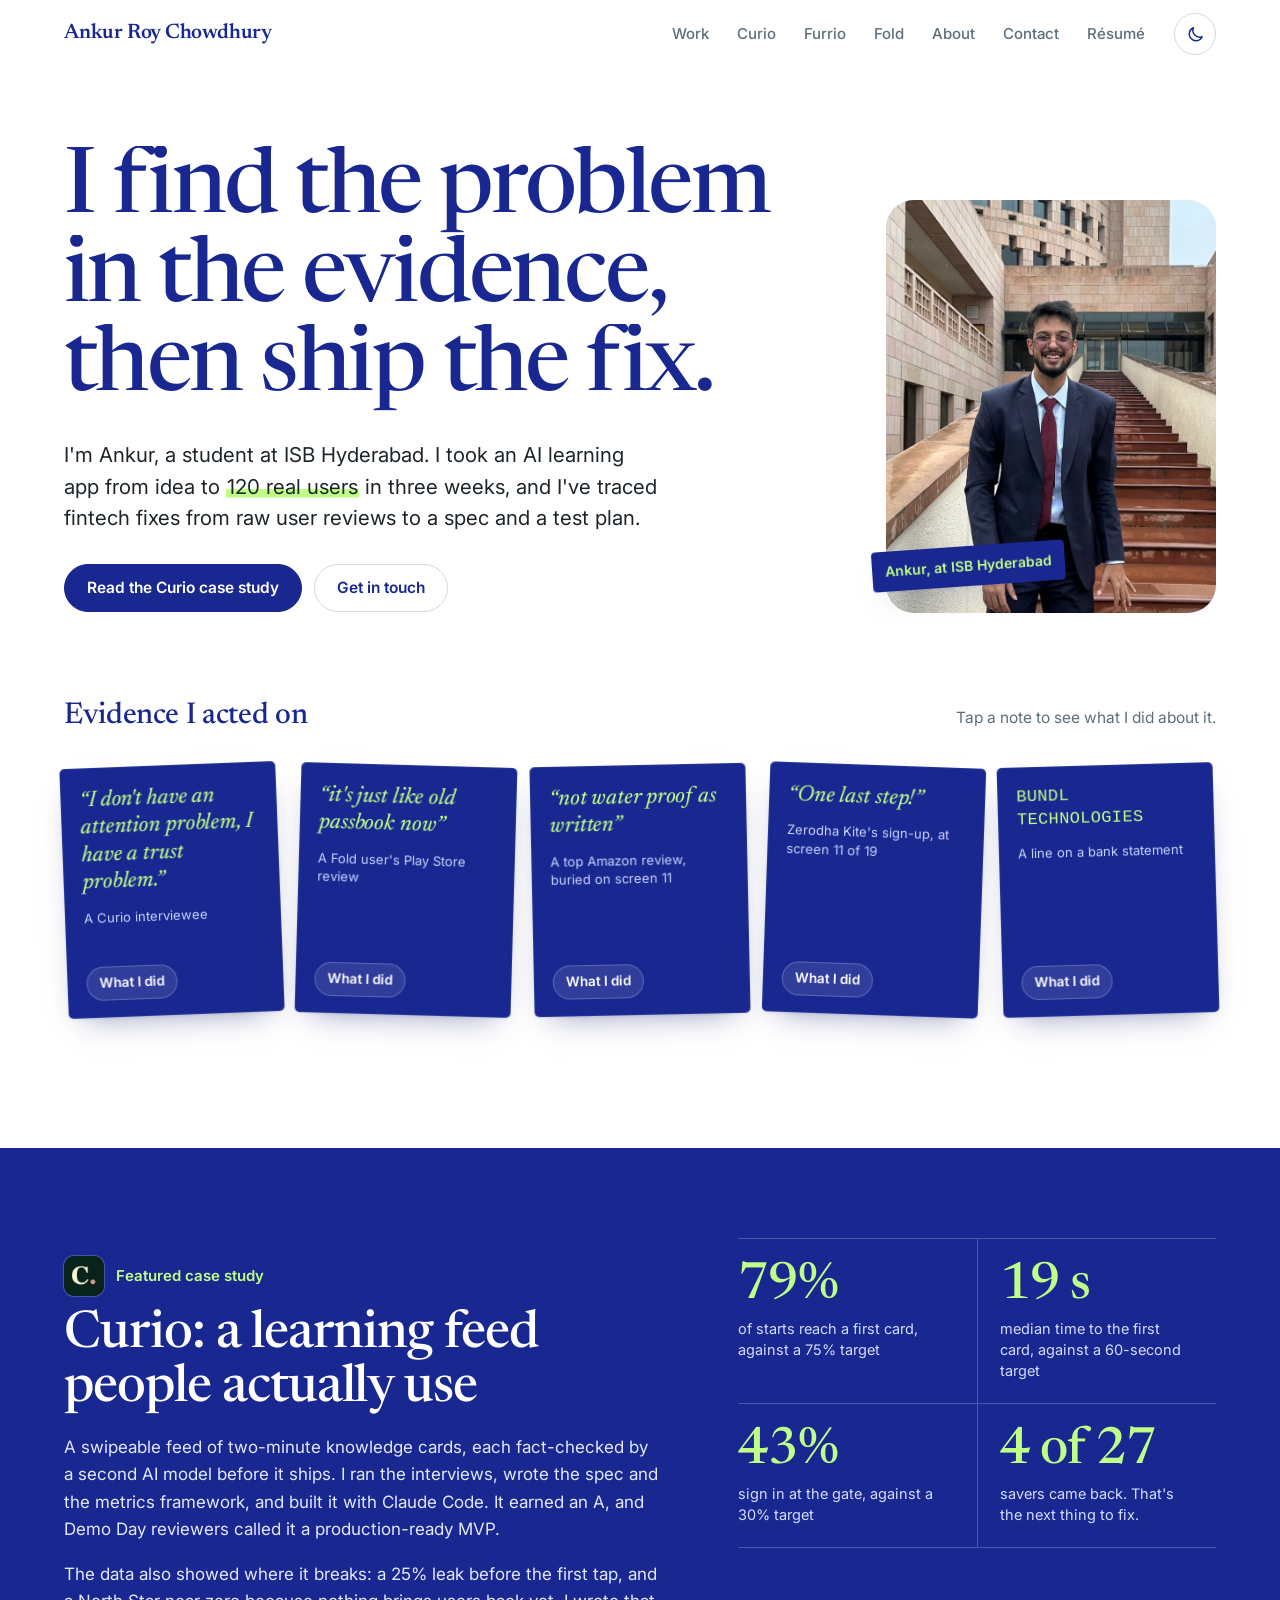
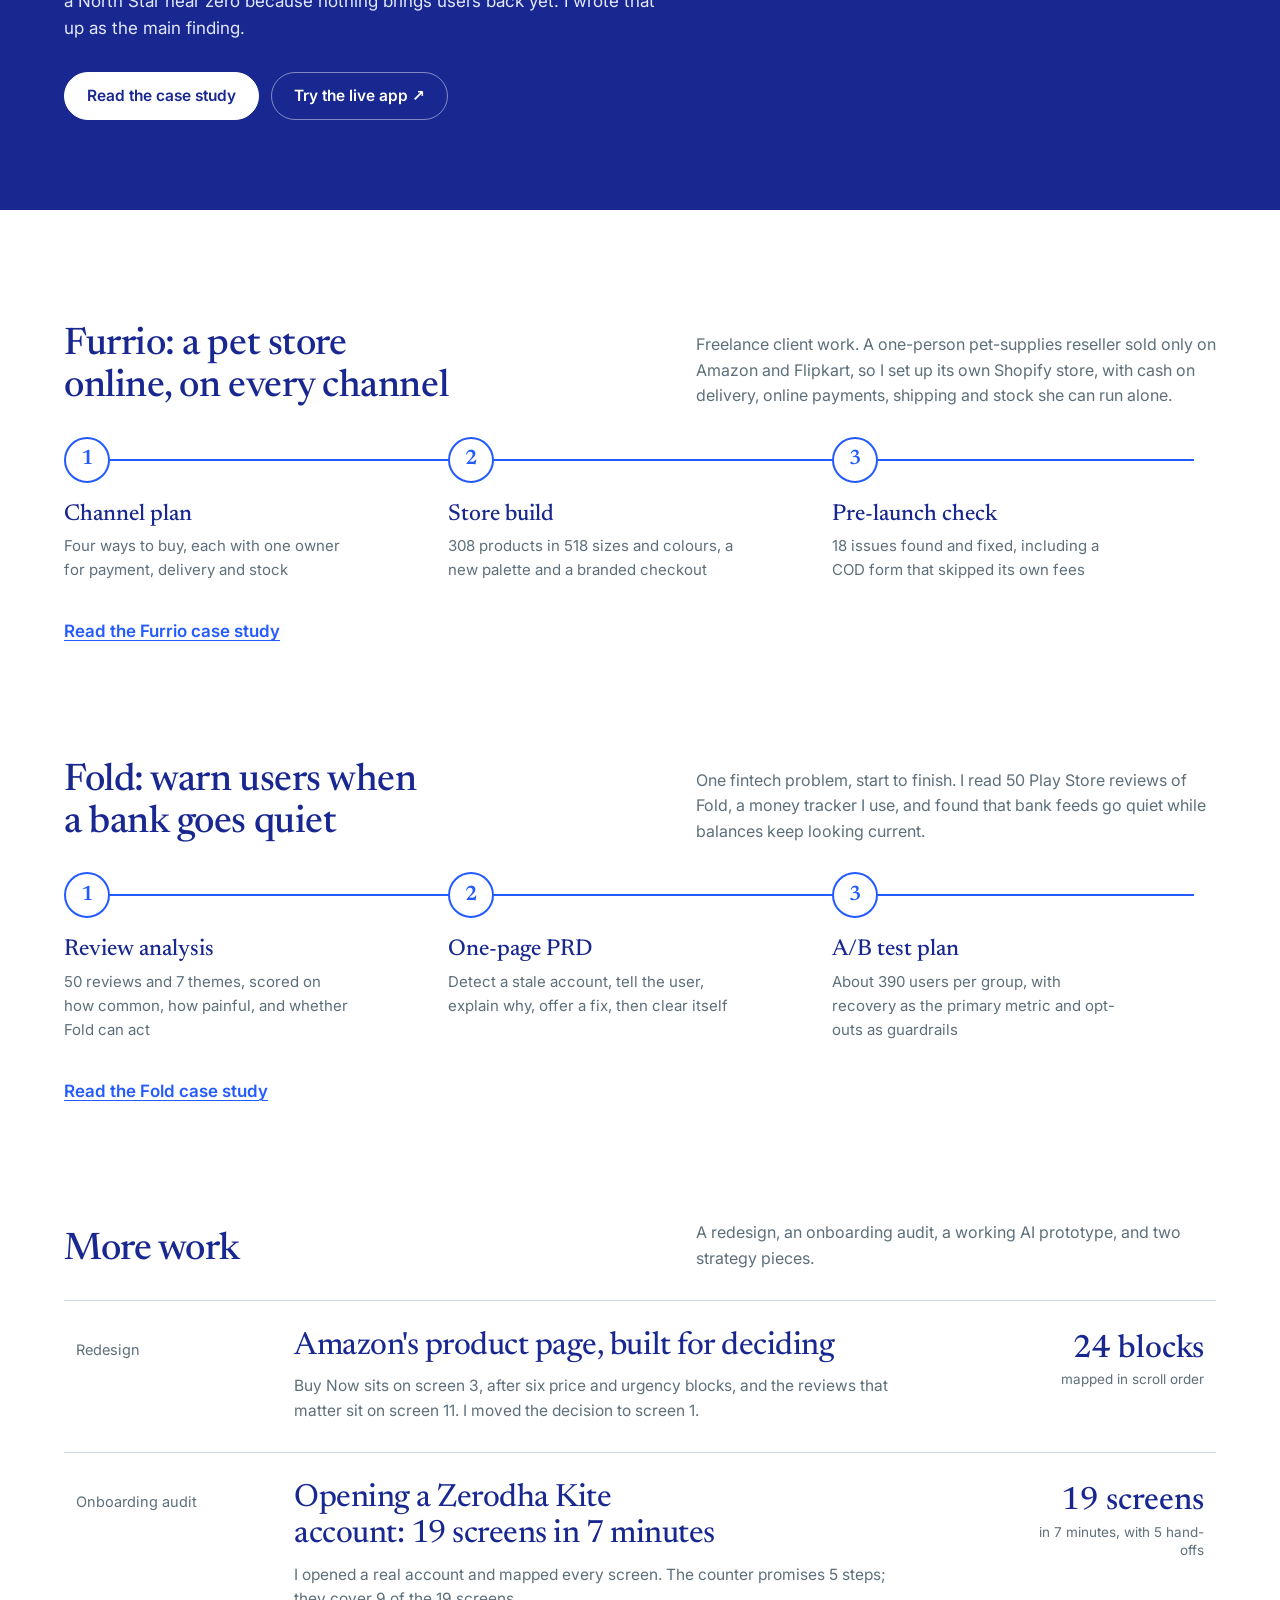
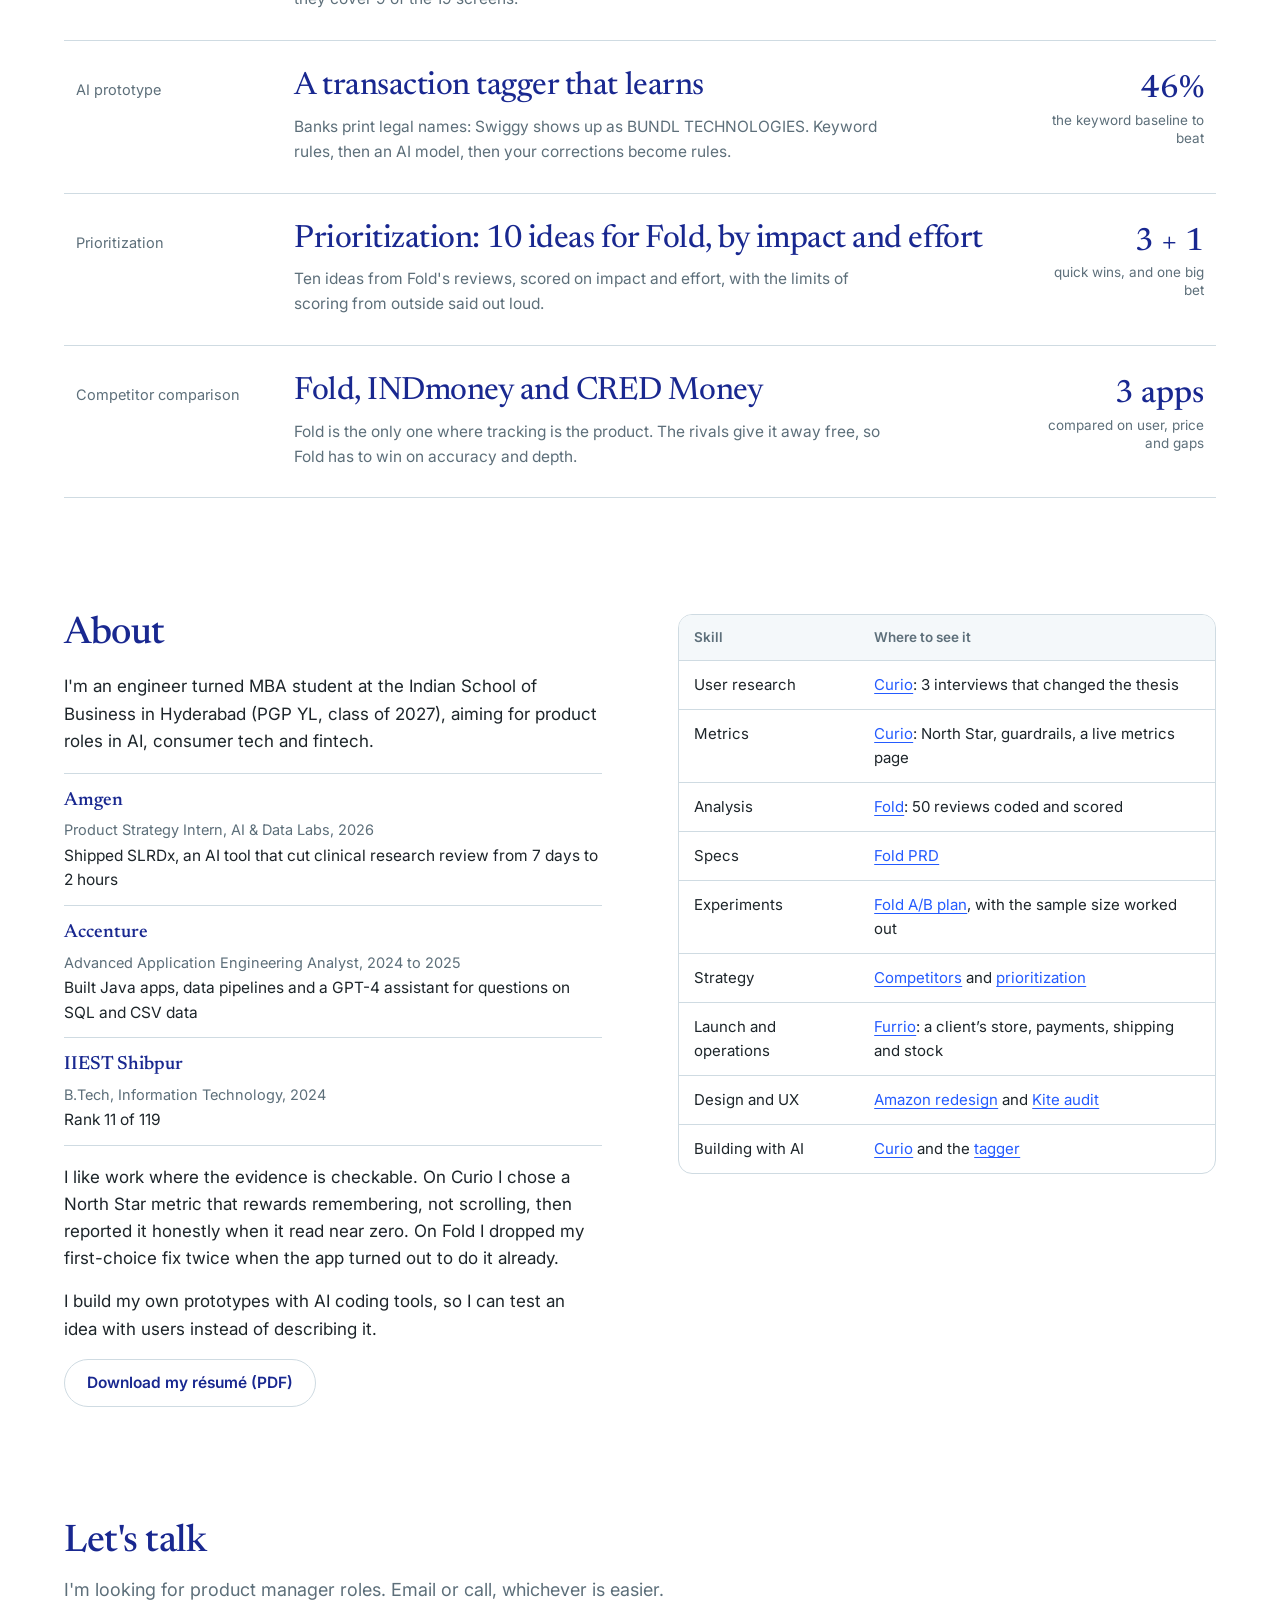
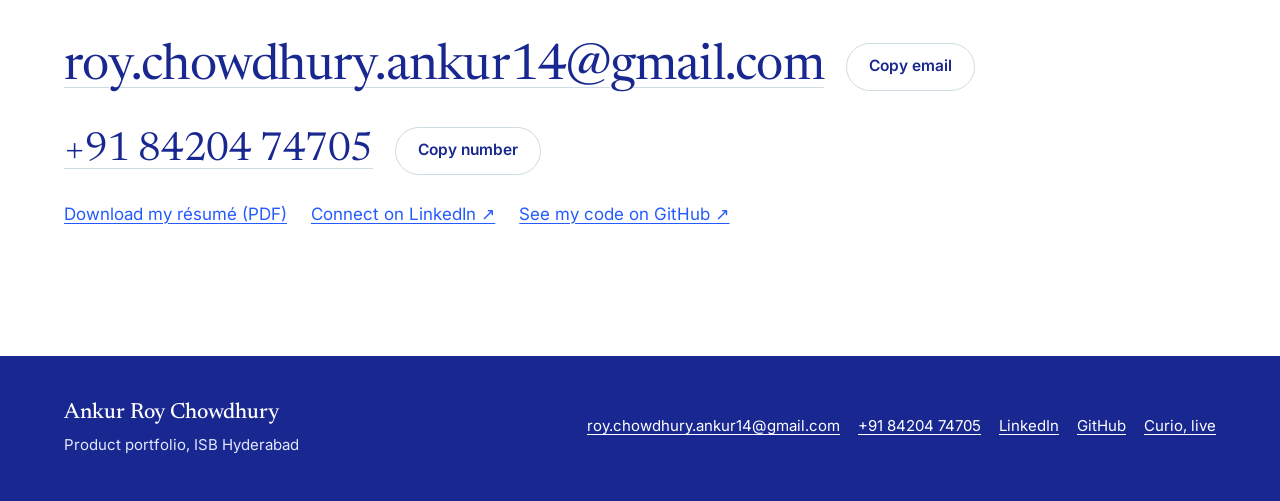
<file: index.html>
<!DOCTYPE html>
<html lang="en">
<head>
<meta charset="utf-8">
<meta name="viewport" content="width=device-width, initial-scale=1, viewport-fit=cover">
<title>Ankur Roy Chowdhury | Product portfolio</title>
<meta name="description" content="Product portfolio of Ankur Roy Chowdhury, ISB Hyderabad: a live AI product with 120 users, a fintech fix traced from 50 reviews to an A/B test, and audits of Amazon and Zerodha.">
<meta name="author" content="Ankur Roy Chowdhury">
<meta property="og:title" content="Ankur Roy Chowdhury | Product portfolio">
<meta property="og:description" content="Product portfolio of Ankur Roy Chowdhury, ISB Hyderabad: a live AI product with 120 users, a fintech fix traced from 50 reviews to an A/B test, and audits of Amazon and Zerodha.">
<meta property="og:type" content="website">
<meta property="og:image" content="https://ankurroychowdhury.vercel.app/assets/img/og.png">
<meta property="og:image:width" content="1200">
<meta property="og:image:height" content="630">
<meta property="og:url" content="https://ankurroychowdhury.vercel.app/">
<link rel="canonical" href="https://ankurroychowdhury.vercel.app/">
<meta name="twitter:card" content="summary_large_image">
<meta name="theme-color" content="#FFFFFF">
<link rel="icon" href="data:image/svg+xml,%3Csvg xmlns='http://www.w3.org/2000/svg' viewBox='0 0 64 64'%3E%3Crect width='64' height='64' rx='14' fill='%23192890'/%3E%3Crect x='14' y='40' width='36' height='8' rx='1' fill='%23BFFF87'/%3E%3Ctext x='32' y='45' font-family='Georgia,serif' font-size='38' font-weight='600' text-anchor='middle' fill='%23FFFFFF'%3EA%3C/text%3E%3C/svg%3E">
<link rel="apple-touch-icon" href="/assets/img/icon-180.png">
<link rel="preload" href="/assets/fonts/newsreader-latin.woff2" as="font" type="font/woff2" crossorigin>
<link rel="preload" href="/assets/fonts/inter-latin.woff2" as="font" type="font/woff2" crossorigin>
<link rel="stylesheet" href="/assets/site.css">
<script>(function(){var r=document.documentElement;r.classList.add('js');try{var t=localStorage.getItem('theme');if(t==='dark'||t==='light')r.setAttribute('data-theme',t)}catch(e){}try{if(document.referrer&&new URL(document.referrer).origin===location.origin)r.classList.add('no-intro')}catch(e){}})();</script>
<script src="/assets/site.js" defer></script>
</head>
<body>
<a class="skip" href="#main">Skip to content</a>

<header class="site-head"><div class="wrap head-row">
  <a class="brand" href="/">Ankur Roy Chowdhury</a>
  <nav class="nav" aria-label="Main">
    <a href="/#work">Work</a><a href="/curio">Curio</a><a href="/furrio">Furrio</a><a href="/fold">Fold</a><a href="/#about">About</a><a href="/#contact">Contact</a><a href="/Ankur_RoyChowdhury_CV.pdf">Résumé</a>
  </nav>
  <div class="tools">
    <button class="icon-btn" type="button" data-haptics-toggle hidden aria-pressed="true" aria-label="Turn haptics off"><svg viewBox="0 0 24 24" fill="none" stroke="currentColor" stroke-width="1.8" stroke-linecap="round" stroke-linejoin="round" aria-hidden="true" focusable="false"><rect x="8" y="3.5" width="8" height="17" rx="2.2"/><path class="i-wave" d="M4.6 9v6M19.4 9v6M1.9 10.6v2.8M22.1 10.6v2.8"/><path class="i-slash" d="M3.5 3.5l17 17"/></svg></button>
    <button class="icon-btn" type="button" data-theme-toggle aria-label="Switch to dark mode"><svg class="i-moon" viewBox="0 0 24 24" fill="none" stroke="currentColor" stroke-width="1.8" stroke-linecap="round" stroke-linejoin="round" aria-hidden="true" focusable="false"><path d="M20.5 14.6A8.5 8.5 0 0 1 9.4 3.5a8.5 8.5 0 1 0 11.1 11.1z"/></svg><svg class="i-sun" viewBox="0 0 24 24" fill="none" stroke="currentColor" stroke-width="1.8" stroke-linecap="round" stroke-linejoin="round" aria-hidden="true" focusable="false"><circle cx="12" cy="12" r="4.2"/><path d="M12 2.5v2.2M12 19.3v2.2M4.6 4.6l1.6 1.6M17.8 17.8l1.6 1.6M2.5 12h2.2M19.3 12h2.2M4.6 19.4l1.6-1.6M17.8 6.2l1.6-1.6"/></svg></button>
    <button class="icon-btn menu-btn" type="button" aria-haspopup="dialog" aria-expanded="false" aria-label="Open menu"><svg viewBox="0 0 24 24" fill="none" stroke="currentColor" stroke-width="1.8" stroke-linecap="round" stroke-linejoin="round" aria-hidden="true" focusable="false"><path d="M4 7.5h16M4 12h16M4 16.5h16"/></svg></button>
  </div>
</div></header>
<dialog class="menu" aria-label="Menu">
  <div class="menu-top"><a class="brand" href="/">Ankur Roy Chowdhury</a><button class="icon-btn" type="button" data-close aria-label="Close menu"><svg viewBox="0 0 24 24" fill="none" stroke="currentColor" stroke-width="1.8" stroke-linecap="round" stroke-linejoin="round" aria-hidden="true" focusable="false"><path d="M6 6l12 12M18 6 6 18"/></svg></button></div>
  <ul class="menu-list"><li style="--i:0"><a href="/curio">Curio<small>A live AI product with 120 users</small></a></li><li style="--i:1"><a href="/furrio">Furrio<small>A freelance store launch</small></a></li><li style="--i:2"><a href="/fold">Fold<small>From 50 reviews to an A/B test</small></a></li><li style="--i:3"><a href="/amazon">Amazon redesign<small>A product page built for deciding</small></a></li><li style="--i:4"><a href="/kite">Kite onboarding audit<small>19 screens in 7 minutes</small></a></li><li style="--i:5"><a href="/tagger">Tagger prototype<small>An AI tagger that learns</small></a></li><li style="--i:6"><a href="/prioritization">Prioritization<small>10 ideas, 3 quick wins</small></a></li><li style="--i:7"><a href="/competitors">Competitors<small>Fold, INDmoney and CRED Money</small></a></li><li style="--i:8"><a href="/#about">About</a></li><li style="--i:9"><a href="/#contact">Contact</a></li><li style="--i:10"><a href="/Ankur_RoyChowdhury_CV.pdf">Résumé<small>One page, PDF</small></a></li></ul>
</dialog>
<main id="main">

<section class="hero wrap" aria-labelledby="hero-title">
  <div class="hero-grid">
    <div>
      <h1 id="hero-title"><span class="line"><span style="--i:0">I find the problem</span></span><span class="line"><span style="--i:1">in the evidence,</span></span><span class="line"><span style="--i:2">then ship the fix.</span></span></h1>
      <p class="lede">I'm Ankur, a student at ISB Hyderabad. I took an AI learning app from idea to <span class="hl">120 real users</span> in three weeks, and I've traced fintech fixes from raw user reviews to a spec and a test plan.</p>
      <div class="cta">
        <a class="btn" href="/curio">Read the Curio case study</a>
        <a class="btn ghost" href="#contact">Get in touch</a>
      </div>
    </div>
    <figure class="portrait">
      <img src="/assets/img/ankur.jpg" alt="Ankur Roy Chowdhury in a navy suit, smiling, on the steps at the ISB Hyderabad campus" width="750" height="1000" fetchpriority="high">
      <figcaption>Ankur, at ISB Hyderabad</figcaption>
    </figure>
  </div>
  <div class="evidence">
    <div class="evidence-head"><h2>Evidence I acted on</h2><p>Tap a note to see what I did about it.</p></div>
    <ul class="notes">
    <li class="note" style="--r:-2.2deg;--i:0">
      <div class="note-inner">
        <div class="note-face note-front">
          <p class="note-quote">“I don't have an attention problem, I have a trust problem.”</p>
          <p class="note-src">A Curio interviewee</p>
          <div class="note-foot"><button type="button" class="note-flip" aria-expanded="false">What I did</button></div>
        </div>
        <div class="note-face note-back">
          <p class="note-fix">So every Curio card is fact-checked by a second AI model first. 120 people used it in three weeks.</p>
          <div class="note-foot"><a class="note-link" href="/curio">Curio case study</a><button type="button" class="note-flip is-icon" aria-expanded="false" aria-label="Flip back to the evidence"><svg viewBox="0 0 24 24" fill="none" stroke="currentColor" stroke-width="1.8" stroke-linecap="round" stroke-linejoin="round" aria-hidden="true" focusable="false"><path d="M4 12a8 8 0 1 0 2.6-5.9"/><path d="M4 4.5v4.2h4.2"/></svg></button></div>
        </div>
      </div>
    </li>
    <li class="note" style="--r:1.6deg;--i:1">
      <div class="note-inner">
        <div class="note-face note-front">
          <p class="note-quote">“it's just like old passbook now”</p>
          <p class="note-src">A Fold user's Play Store review</p>
          <div class="note-foot"><button type="button" class="note-flip" aria-expanded="false">What I did</button></div>
        </div>
        <div class="note-face note-back">
          <p class="note-fix">Bank feeds go quiet while balances still look current. I spec'd an alert, and an A/B test to prove it.</p>
          <div class="note-foot"><a class="note-link" href="/fold">See the Fold fix</a><button type="button" class="note-flip is-icon" aria-expanded="false" aria-label="Flip back to the evidence"><svg viewBox="0 0 24 24" fill="none" stroke="currentColor" stroke-width="1.8" stroke-linecap="round" stroke-linejoin="round" aria-hidden="true" focusable="false"><path d="M4 12a8 8 0 1 0 2.6-5.9"/><path d="M4 4.5v4.2h4.2"/></svg></button></div>
        </div>
      </div>
    </li>
    <li class="note" style="--r:-1.2deg;--i:2">
      <div class="note-inner">
        <div class="note-face note-front">
          <p class="note-quote">“not water proof as written”</p>
          <p class="note-src">A top Amazon review, buried on screen 11</p>
          <div class="note-foot"><button type="button" class="note-flip" aria-expanded="false">What I did</button></div>
        </div>
        <div class="note-face note-back">
          <p class="note-fix">My redesign moves what buyers say, good and bad, to screen 1, next to the Buy button.</p>
          <div class="note-foot"><a class="note-link" href="/amazon">See the redesign</a><button type="button" class="note-flip is-icon" aria-expanded="false" aria-label="Flip back to the evidence"><svg viewBox="0 0 24 24" fill="none" stroke="currentColor" stroke-width="1.8" stroke-linecap="round" stroke-linejoin="round" aria-hidden="true" focusable="false"><path d="M4 12a8 8 0 1 0 2.6-5.9"/><path d="M4 4.5v4.2h4.2"/></svg></button></div>
        </div>
      </div>
    </li>
    <li class="note" style="--r:2deg;--i:3">
      <div class="note-inner">
        <div class="note-face note-front">
          <p class="note-quote">“One last step!”</p>
          <p class="note-src">Zerodha Kite's sign-up, at screen 11 of 19</p>
          <div class="note-foot"><button type="button" class="note-flip" aria-expanded="false">What I did</button></div>
        </div>
        <div class="note-face note-back">
          <p class="note-fix">Eight more screens followed. I'd show the time left, not a step count that undercounts.</p>
          <div class="note-foot"><a class="note-link" href="/kite">Read the audit</a><button type="button" class="note-flip is-icon" aria-expanded="false" aria-label="Flip back to the evidence"><svg viewBox="0 0 24 24" fill="none" stroke="currentColor" stroke-width="1.8" stroke-linecap="round" stroke-linejoin="round" aria-hidden="true" focusable="false"><path d="M4 12a8 8 0 1 0 2.6-5.9"/><path d="M4 4.5v4.2h4.2"/></svg></button></div>
        </div>
      </div>
    </li>
    <li class="note" style="--r:-1.6deg;--i:4">
      <div class="note-inner">
        <div class="note-face note-front">
          <p class="note-quote is-mono">BUNDL TECHNOLOGIES</p>
          <p class="note-src">A line on a bank statement</p>
          <div class="note-foot"><button type="button" class="note-flip" aria-expanded="false">What I did</button></div>
        </div>
        <div class="note-face note-back">
          <p class="note-fix">That's Swiggy. My prototype tags names like this with AI, then learns from your corrections.</p>
          <div class="note-foot"><a class="note-link" href="/tagger">Try the prototype</a><button type="button" class="note-flip is-icon" aria-expanded="false" aria-label="Flip back to the evidence"><svg viewBox="0 0 24 24" fill="none" stroke="currentColor" stroke-width="1.8" stroke-linecap="round" stroke-linejoin="round" aria-hidden="true" focusable="false"><path d="M4 12a8 8 0 1 0 2.6-5.9"/><path d="M4 4.5v4.2h4.2"/></svg></button></div>
        </div>
      </div>
    </li>
    </ul>
  </div>
</section>

<section class="band" id="work" aria-labelledby="curio-h">
  <div class="wrap band-grid">
    <div>
      <p class="label"><img class="curio-mark" src="/assets/img/curio-mark.png" alt="" width="40" height="40">Featured case study</p>
      <h2 id="curio-h" data-vt="curio">Curio: a learning feed people actually use</h2>
      <p>A swipeable feed of two-minute knowledge cards, each fact-checked by a second AI model before it ships. I ran the interviews, wrote the spec and the metrics framework, and built it with Claude Code. It earned an A, and Demo Day reviewers called it a production-ready MVP.</p>
      <p>The data also showed where it breaks: a 25% leak before the first tap, and a North Star near zero because nothing brings users back yet. I wrote that up as the main finding.</p>
      <div class="cta">
        <a class="btn" href="/curio">Read the case study</a>
        <a class="btn ghost" href="https://curio-three-iota.vercel.app/">Try the live app ↗</a>
      </div>
    </div>
    <ul class="stats" aria-label="Curio results">
      <li><span class="n"><span data-count="79">79</span>%</span><span class="what">of starts reach a first card, against a 75% target</span></li>
      <li><span class="n"><span data-count="19">19</span> s</span><span class="what">median time to the first card, against a 60-second target</span></li>
      <li><span class="n"><span data-count="43">43</span>%</span><span class="what">sign in at the gate, against a 30% target</span></li>
      <li><span class="n"><span data-count="4">4</span> of 27</span><span class="what">savers came back. That's the next thing to fix.</span></li>
    </ul>
  </div>
</section>

<section class="section wrap" aria-labelledby="furrio-h">
  <div class="section-head">
    <h2 id="furrio-h" data-vt="furrio">Furrio: a pet store online, on every channel</h2>
    <p>Freelance client work. A one-person pet-supplies reseller sold only on Amazon and Flipkart, so I set up its own Shopify store, with cash on delivery, online payments, shipping and stock she can run alone.</p>
  </div>
  <ol class="seq">
    <li><a href="/furrio#channels"><span class="num">1</span><span class="txt"><strong>Channel plan</strong><span class="d">Four ways to buy, each with one owner for payment, delivery and stock</span></span></a></li>
    <li><a href="/furrio#build"><span class="num">2</span><span class="txt"><strong>Store build</strong><span class="d">308 products in 518 sizes and colours, a new palette and a branded checkout</span></span></a></li>
    <li><a href="/furrio#check"><span class="num">3</span><span class="txt"><strong>Pre-launch check</strong><span class="d">18 issues found and fixed, including a COD form that skipped its own fees</span></span></a></li>
  </ol>
  <a class="more-link" href="/furrio">Read the Furrio case study</a>
</section>

<section class="section wrap" aria-labelledby="fold-h">
  <div class="section-head">
    <h2 id="fold-h" data-vt="fold">Fold: warn users when a bank goes quiet</h2>
    <p>One fintech problem, start to finish. I read 50 Play Store reviews of Fold, a money tracker I use, and found that bank feeds go quiet while balances keep looking current.</p>
  </div>
  <ol class="seq">
    <li><a href="/fold#reviews"><span class="num">1</span><span class="txt"><strong>Review analysis</strong><span class="d">50 reviews and 7 themes, scored on how common, how painful, and whether Fold can act</span></span></a></li>
    <li><a href="/fold#prd"><span class="num">2</span><span class="txt"><strong>One-page PRD</strong><span class="d">Detect a stale account, tell the user, explain why, offer a fix, then clear itself</span></span></a></li>
    <li><a href="/fold#test"><span class="num">3</span><span class="txt"><strong>A/B test plan</strong><span class="d">About 390 users per group, with recovery as the primary metric and opt-outs as guardrails</span></span></a></li>
  </ol>
  <a class="more-link" href="/fold">Read the Fold case study</a>
</section>

<section class="section wrap" aria-labelledby="more-h">
  <div class="section-head"><h2 id="more-h">More work</h2><p>A redesign, an onboarding audit, a working AI prototype, and two strategy pieces.</p></div>
  <ul class="index">
    <li><a href="/amazon">
      <span class="kind">Redesign</span>
      <div class="main"><h3 data-vt="amazon"><span>Amazon's product page, built for deciding</span></h3><p>Buy Now sits on screen 3, after six price and urgency blocks, and the reviews that matter sit on screen 11. I moved the decision to screen 1.</p></div>
      <span class="fig"><b>24 blocks</b><span>mapped in scroll order</span></span>
    </a></li>
    <li><a href="/kite">
      <span class="kind">Onboarding audit</span>
      <div class="main"><h3 data-vt="kite"><span>Opening a Zerodha Kite account: 19 screens in 7 minutes</span></h3><p>I opened a real account and mapped every screen. The counter promises 5 steps; they cover 9 of the 19 screens.</p></div>
      <span class="fig"><b>19 screens</b><span>in 7 minutes, with 5 hand-offs</span></span>
    </a></li>
    <li><a href="/tagger">
      <span class="kind">AI prototype</span>
      <div class="main"><h3 data-vt="tagger"><span>A transaction tagger that learns</span></h3><p>Banks print legal names: Swiggy shows up as BUNDL TECHNOLOGIES. Keyword rules, then an AI model, then your corrections become rules.</p></div>
      <span class="fig"><b>46%</b><span>the keyword baseline to beat</span></span>
    </a></li>
    <li><a href="/prioritization">
      <span class="kind">Prioritization</span>
      <div class="main"><h3 data-vt="prioritization"><span>Prioritization: 10 ideas for Fold, by impact and effort</span></h3><p>Ten ideas from Fold's reviews, scored on impact and effort, with the limits of scoring from outside said out loud.</p></div>
      <span class="fig"><b>3 + 1</b><span>quick wins, and one big bet</span></span>
    </a></li>
    <li><a href="/competitors">
      <span class="kind">Competitor comparison</span>
      <div class="main"><h3 data-vt="competitors"><span>Fold, INDmoney and CRED Money</span></h3><p>Fold is the only one where tracking is the product. The rivals give it away free, so Fold has to win on accuracy and depth.</p></div>
      <span class="fig"><b>3 apps</b><span>compared on user, price and gaps</span></span>
    </a></li>
  </ul>
</section>

<section class="section wrap" id="about" aria-labelledby="about-h">
  <div class="about">
    <div class="about-text">
      <h2 id="about-h">About</h2>
      <p>I'm an engineer turned MBA student at the Indian School of Business in Hyderabad (PGP YL, class of 2027), aiming for product roles in AI, consumer tech and fintech.</p>
      <ul class="exp">
        <li><b>Amgen</b><span>Product Strategy Intern, AI &amp; Data Labs, 2026</span><span>Shipped SLRDx, an AI tool that cut clinical research review from 7 days to 2 hours</span></li>
        <li><b>Accenture</b><span>Advanced Application Engineering Analyst, 2024 to 2025</span><span>Built Java apps, data pipelines and a GPT-4 assistant for questions on SQL and CSV data</span></li>
        <li><b>IIEST Shibpur</b><span>B.Tech, Information Technology, 2024</span><span>Rank 11 of 119</span></li>
      </ul>
      <p>I like work where the evidence is checkable. On Curio I chose a North Star metric that rewards remembering, not scrolling, then reported it honestly when it read near zero. On Fold I dropped my first-choice fix twice when the app turned out to do it already.</p>
      <p>I build my own prototypes with AI coding tools, so I can test an idea with users instead of describing it.</p>
      <p><a class="btn ghost" href="/Ankur_RoyChowdhury_CV.pdf">Download my résumé (PDF)</a></p>
    </div>
    <div><div class='table-wrap' tabindex='0' role='region' aria-label='Table: Skill, Where to see it'><table><thead><tr><th scope='col'>Skill</th><th scope='col'>Where to see it</th></tr></thead><tbody><tr><td>User research</td><td><a href='/curio'>Curio</a>: 3 interviews that changed the thesis</td></tr><tr><td>Metrics</td><td><a href='/curio'>Curio</a>: North Star, guardrails, a live metrics page</td></tr><tr><td>Analysis</td><td><a href='/fold#reviews'>Fold</a>: 50 reviews coded and scored</td></tr><tr><td>Specs</td><td><a href='/fold#prd'>Fold PRD</a></td></tr><tr><td>Experiments</td><td><a href='/fold#test'>Fold A/B plan</a>, with the sample size worked out</td></tr><tr><td>Strategy</td><td><a href='/competitors'>Competitors</a> and <a href='/prioritization'>prioritization</a></td></tr><tr><td>Launch and operations</td><td><a href='/furrio'>Furrio</a>: a client&rsquo;s store, payments, shipping and stock</td></tr><tr><td>Design and UX</td><td><a href='/amazon'>Amazon redesign</a> and <a href='/kite'>Kite audit</a></td></tr><tr><td>Building with AI</td><td><a href='/curio'>Curio</a> and the <a href='/tagger'>tagger</a></td></tr></tbody></table></div></div>
  </div>
</section>

<section class="section wrap" id="contact" aria-labelledby="contact-h">
  <h2 id="contact-h">Let's talk</h2>
  <p class="muted contact-lede">I'm looking for product manager roles. Email or call, whichever is easier.</p>
  <div class="contact-box">
    <a class="email-big" href="mailto:roy.chowdhury.ankur14@gmail.com">roy.chowdhury.ankur14@gmail.com</a>
    <button type="button" class="btn ghost" data-copy="roy.chowdhury.ankur14@gmail.com" data-copied="Email copied">Copy email</button>
  </div>
  <div class="contact-box">
    <a class="phone-big" href="tel:+918420474705">+91 84204 74705</a>
    <button type="button" class="btn ghost" data-copy="+91 84204 74705" data-copied="Number copied">Copy number</button>
  </div>
  <p class="contact-more"><a href="/Ankur_RoyChowdhury_CV.pdf">Download my résumé (PDF)</a><a href="https://www.linkedin.com/in/ankurrc/">Connect on LinkedIn ↗</a><a href="https://github.com/arcy1410">See my code on GitHub ↗</a></p>
</section>

</main>
<footer class="site-foot"><div class="wrap">
  <div><strong>Ankur Roy Chowdhury</strong><span>Product portfolio, ISB Hyderabad</span></div>
  <div class="foot-links"><a href="mailto:roy.chowdhury.ankur14@gmail.com">roy.chowdhury.ankur14@gmail.com</a><a href="tel:+918420474705">+91 84204 74705</a><a href="https://www.linkedin.com/in/ankurrc/">LinkedIn</a><a href="https://github.com/arcy1410">GitHub</a><a href="https://curio-three-iota.vercel.app/">Curio, live</a></div>
</div></footer>
</body>
</html>
</file>
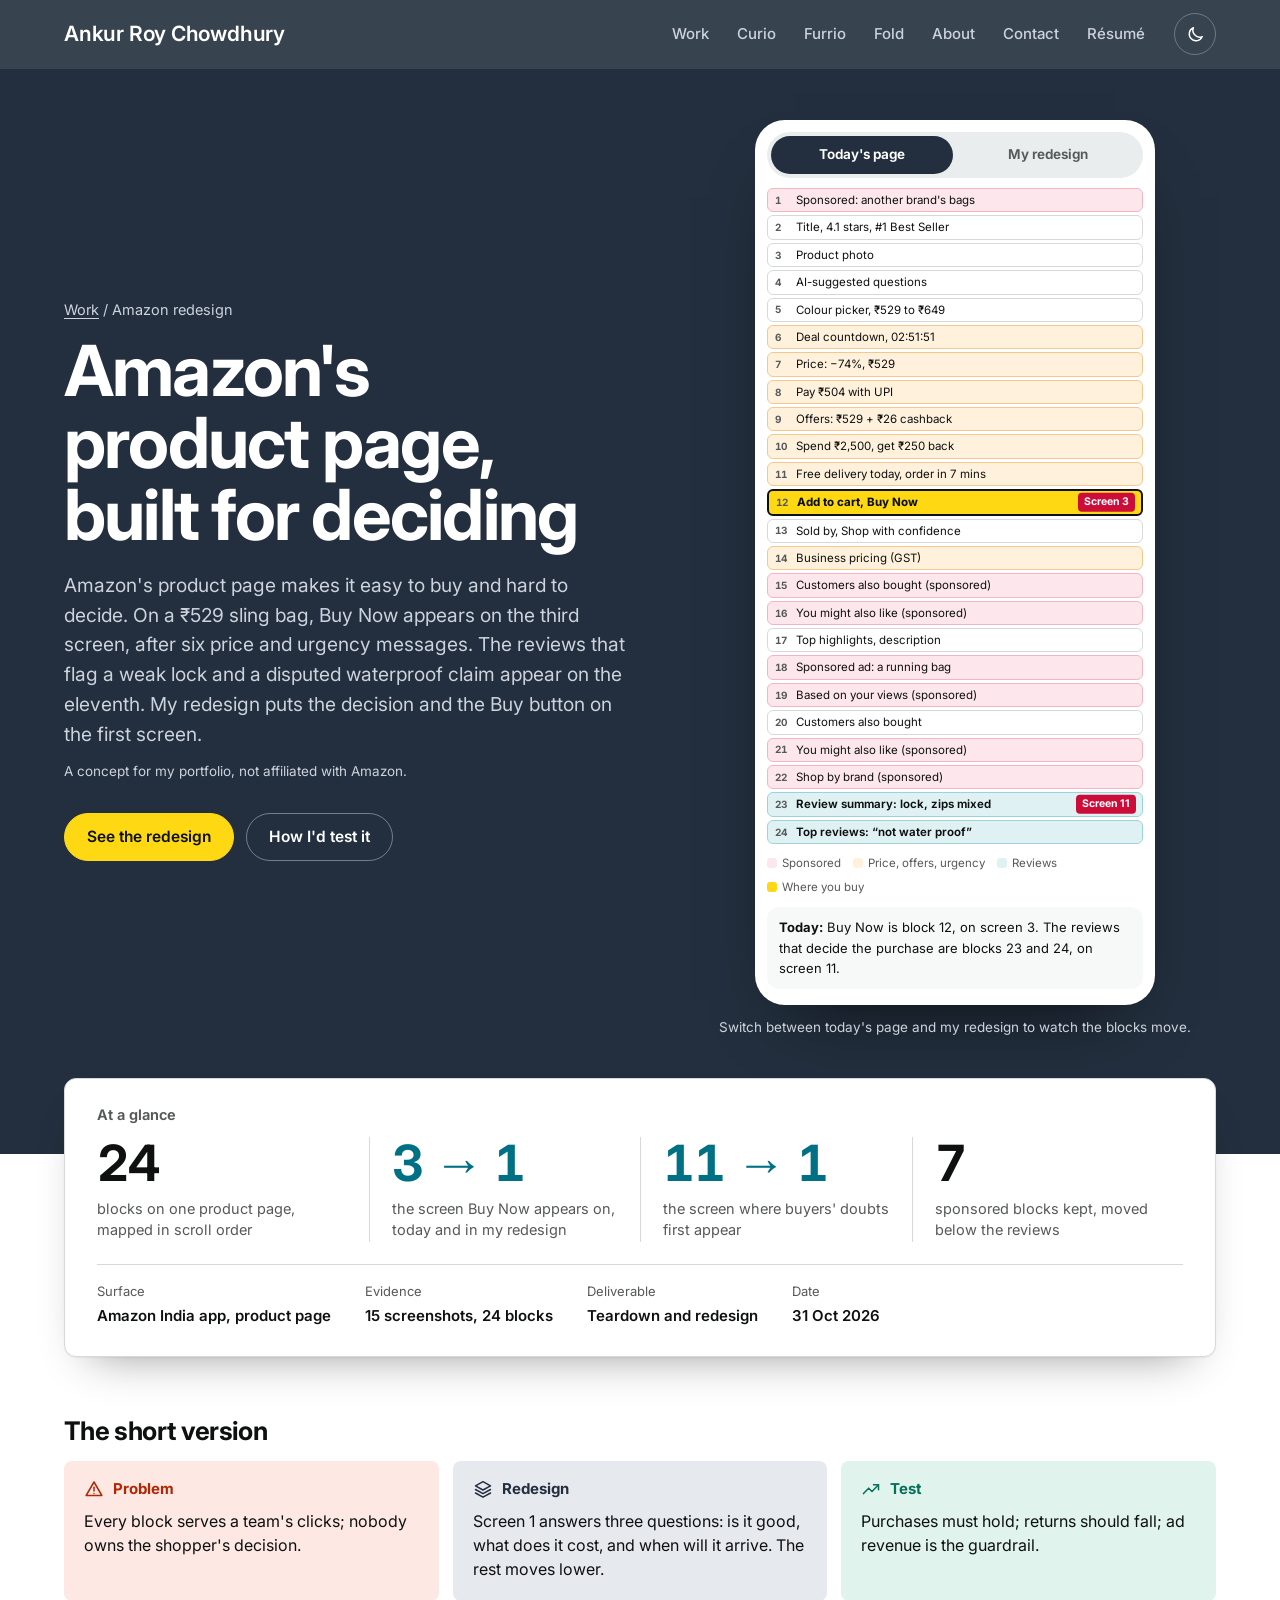
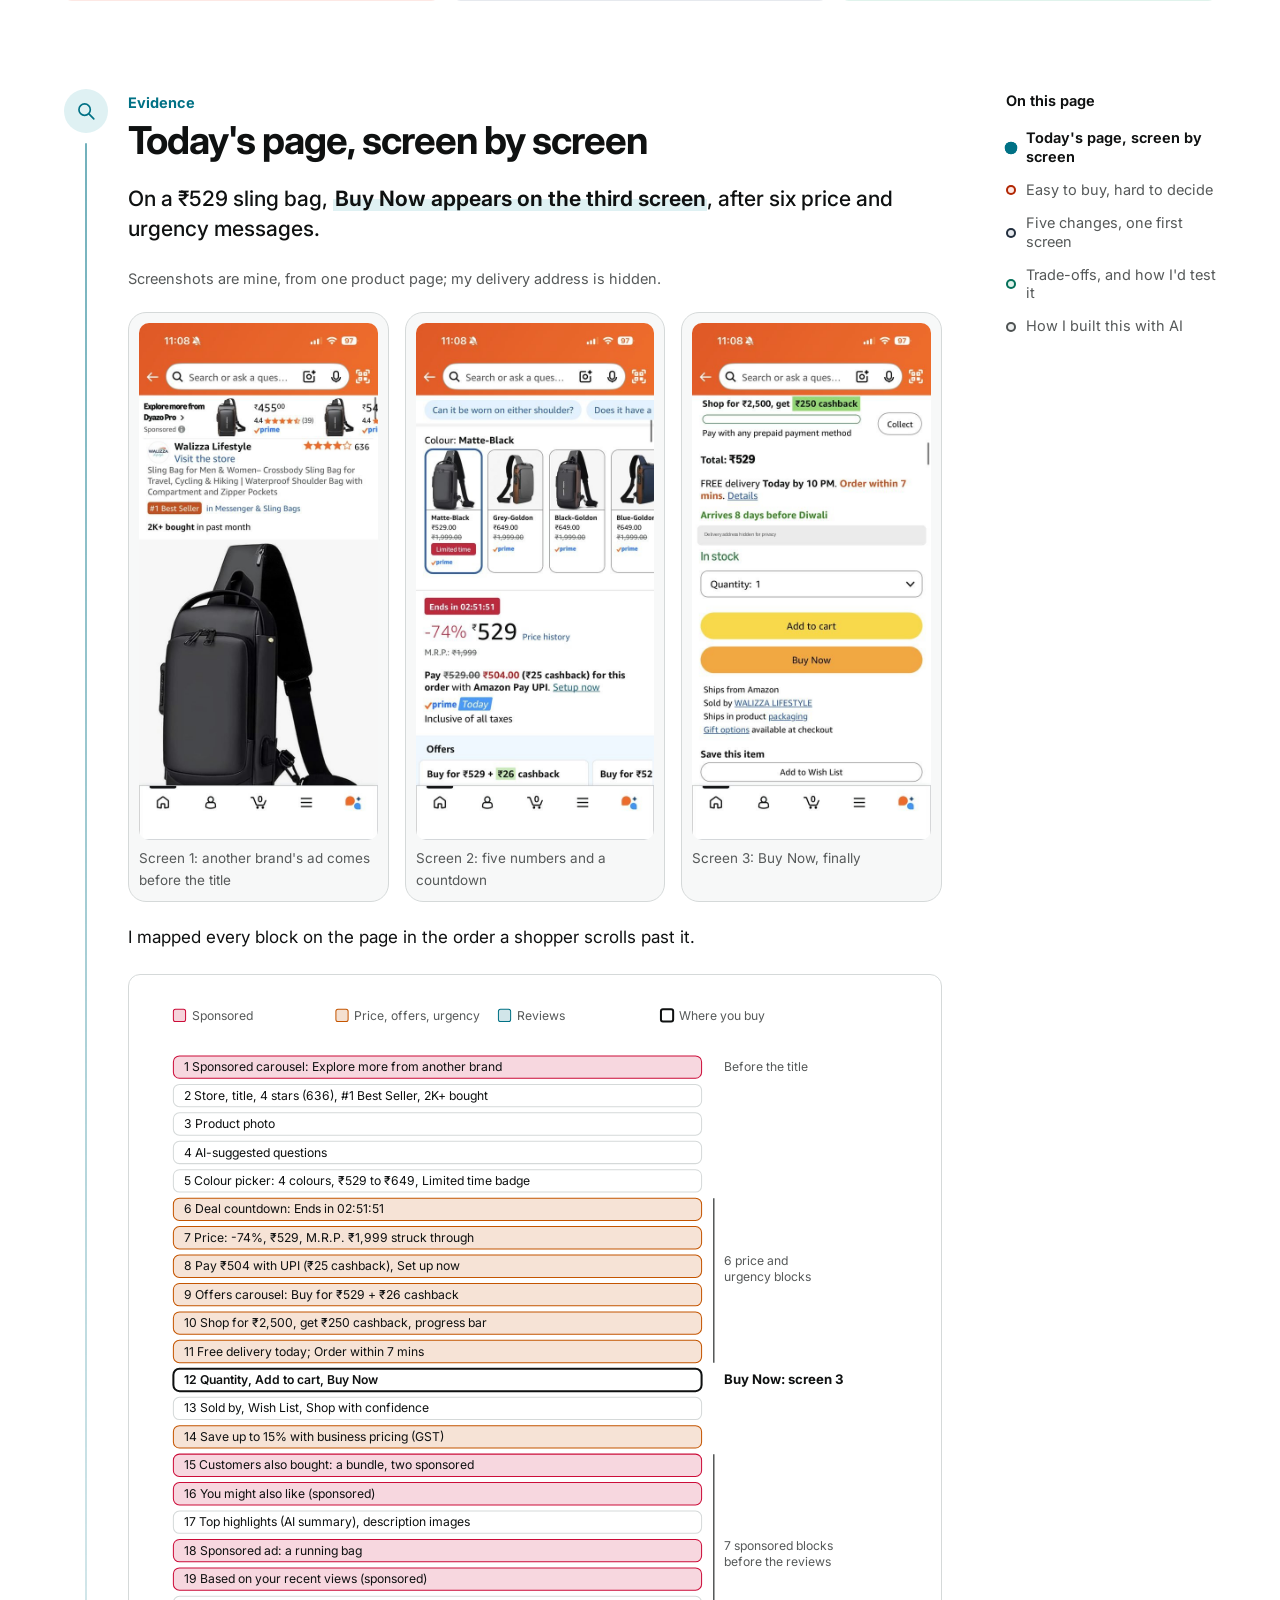
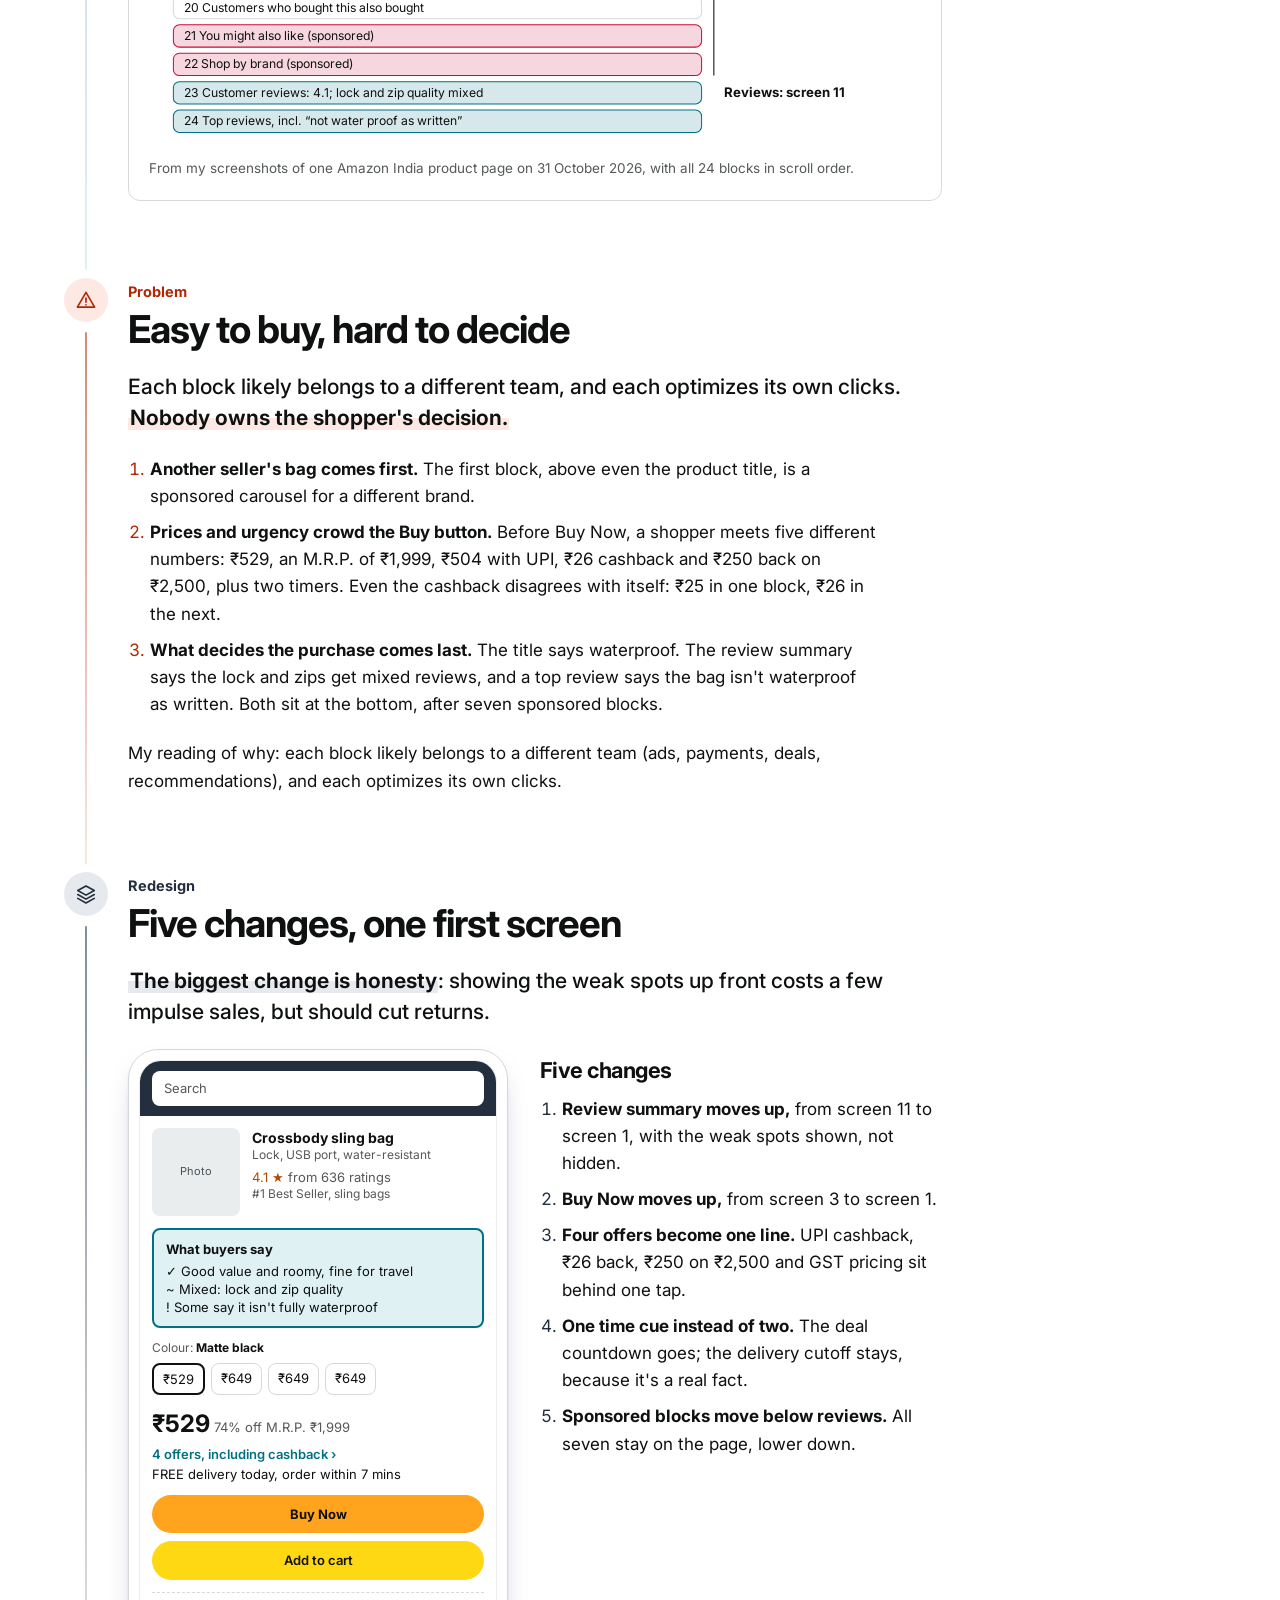
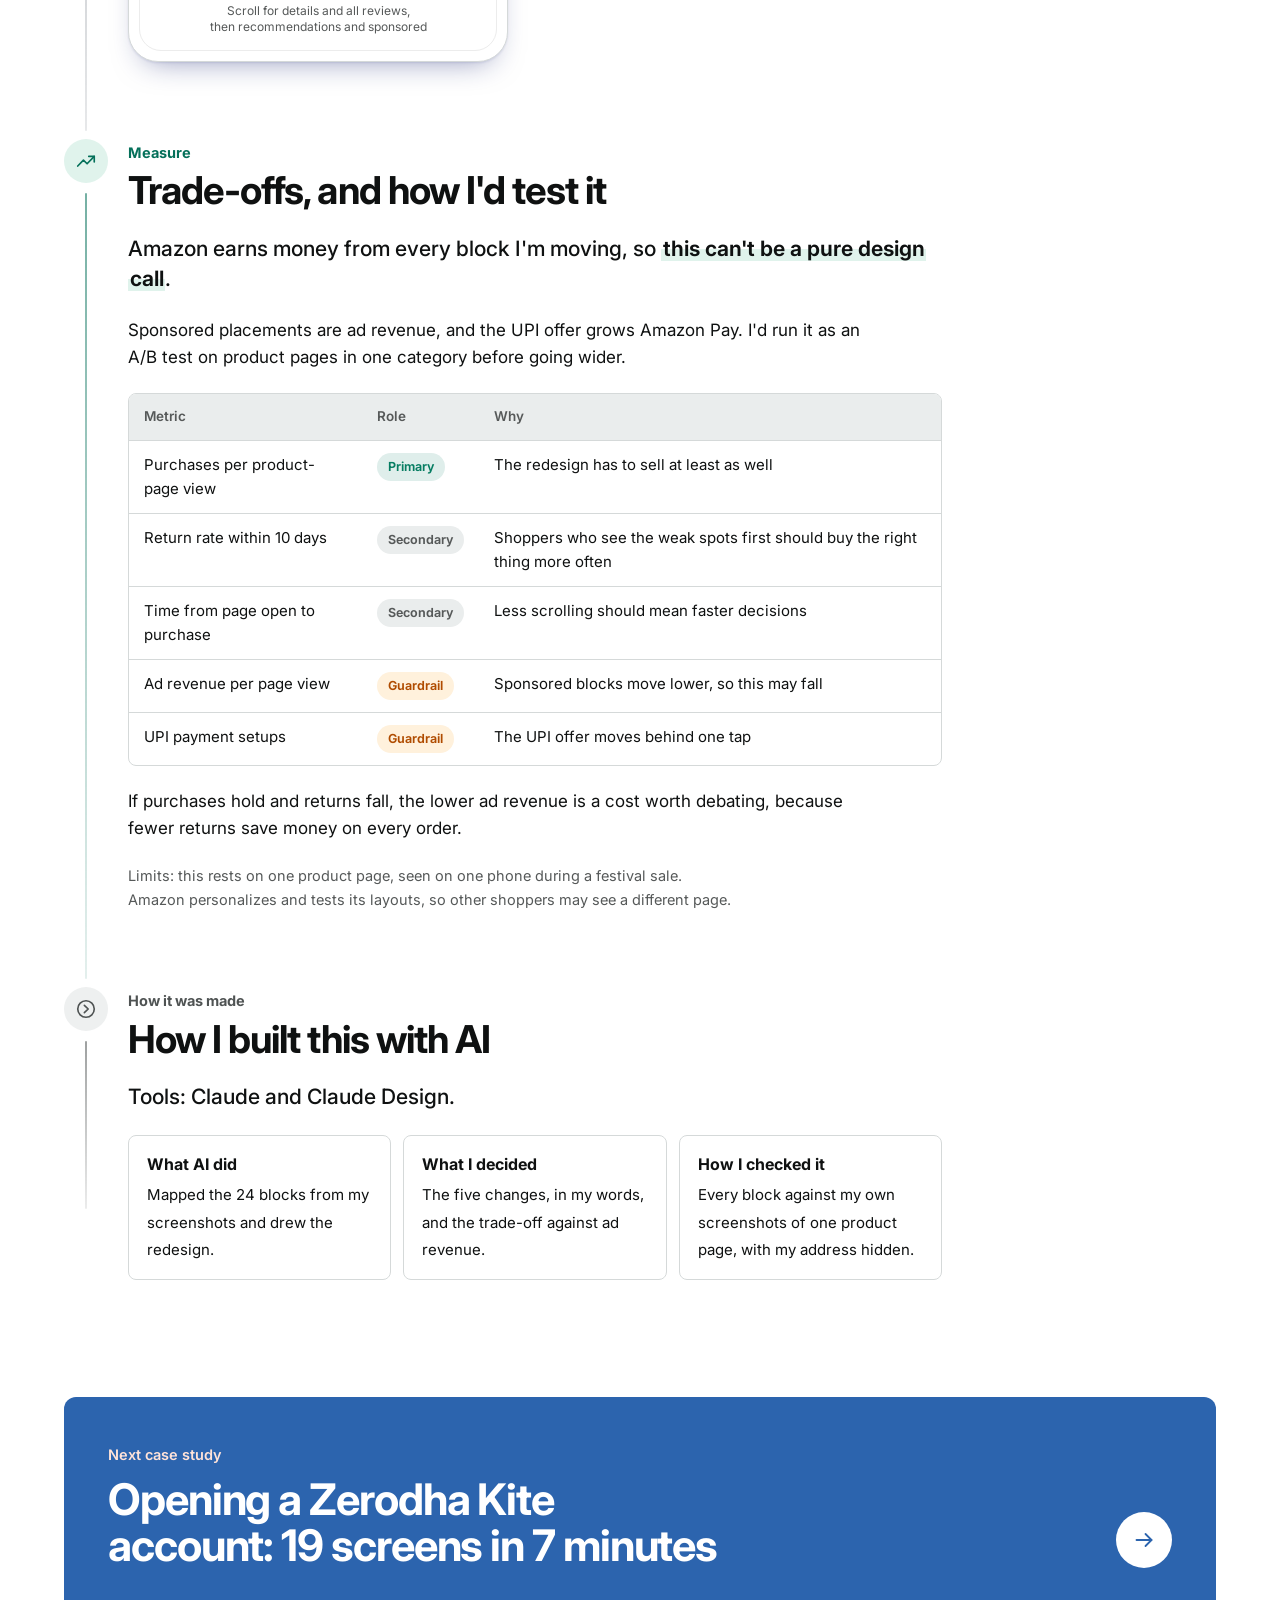
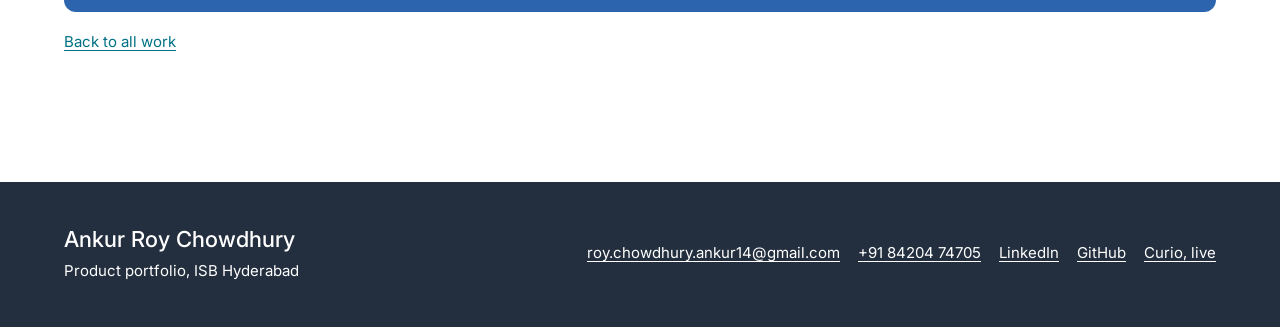
<file: amazon.html>
<!DOCTYPE html>
<html lang="en" data-product="amazon">
<head>
<meta charset="utf-8">
<meta name="viewport" content="width=device-width, initial-scale=1, viewport-fit=cover">
<title>Redesign: a product page built for deciding | Ankur Roy Chowdhury</title>
<meta name="description" content="A teardown of one Amazon India product page and a redesign that puts the decision on the first screen.">
<meta name="author" content="Ankur Roy Chowdhury">
<meta property="og:title" content="Redesign: a product page built for deciding | Ankur Roy Chowdhury">
<meta property="og:description" content="A teardown of one Amazon India product page and a redesign that puts the decision on the first screen.">
<meta property="og:type" content="website">
<meta property="og:image" content="https://ankurroychowdhury.vercel.app/assets/img/og.png">
<meta property="og:image:width" content="1200">
<meta property="og:image:height" content="630">
<meta property="og:url" content="https://ankurroychowdhury.vercel.app/amazon">
<link rel="canonical" href="https://ankurroychowdhury.vercel.app/amazon">
<meta name="twitter:card" content="summary_large_image">
<meta name="theme-color" content="#232F3E">
<link rel="icon" href="data:image/svg+xml,%3Csvg xmlns='http://www.w3.org/2000/svg' viewBox='0 0 64 64'%3E%3Crect width='64' height='64' rx='14' fill='%23192890'/%3E%3Crect x='14' y='40' width='36' height='8' rx='1' fill='%23BFFF87'/%3E%3Ctext x='32' y='45' font-family='Georgia,serif' font-size='38' font-weight='600' text-anchor='middle' fill='%23FFFFFF'%3EA%3C/text%3E%3C/svg%3E">
<link rel="apple-touch-icon" href="/assets/img/icon-180.png">
<link rel="preload" href="/assets/fonts/inter-latin.woff2" as="font" type="font/woff2" crossorigin>
<link rel="stylesheet" href="/assets/site.css">
<link rel="stylesheet" href="/assets/case.css">
<script>(function(){var r=document.documentElement;r.classList.add('js');try{var t=localStorage.getItem('theme');if(t==='dark'||t==='light')r.setAttribute('data-theme',t)}catch(e){}try{if(document.referrer&&new URL(document.referrer).origin===location.origin)r.classList.add('no-intro')}catch(e){}})();</script>
<script src="/assets/site.js" defer></script>
<script src="/assets/case.js" defer></script>
</head>
<body>
<a class="skip" href="#main">Skip to content</a>
<div class="progress" aria-hidden="true"></div>
<header class="site-head"><div class="wrap head-row">
  <a class="brand" href="/">Ankur Roy Chowdhury</a>
  <nav class="nav" aria-label="Main">
    <a href="/#work">Work</a><a href="/curio">Curio</a><a href="/furrio">Furrio</a><a href="/fold">Fold</a><a href="/#about">About</a><a href="/#contact">Contact</a><a href="/Ankur_RoyChowdhury_CV.pdf">Résumé</a>
  </nav>
  <div class="tools">
    <button class="icon-btn" type="button" data-haptics-toggle hidden aria-pressed="true" aria-label="Turn haptics off"><svg viewBox="0 0 24 24" fill="none" stroke="currentColor" stroke-width="1.8" stroke-linecap="round" stroke-linejoin="round" aria-hidden="true" focusable="false"><rect x="8" y="3.5" width="8" height="17" rx="2.2"/><path class="i-wave" d="M4.6 9v6M19.4 9v6M1.9 10.6v2.8M22.1 10.6v2.8"/><path class="i-slash" d="M3.5 3.5l17 17"/></svg></button>
    <button class="icon-btn" type="button" data-theme-toggle aria-label="Switch to dark mode"><svg class="i-moon" viewBox="0 0 24 24" fill="none" stroke="currentColor" stroke-width="1.8" stroke-linecap="round" stroke-linejoin="round" aria-hidden="true" focusable="false"><path d="M20.5 14.6A8.5 8.5 0 0 1 9.4 3.5a8.5 8.5 0 1 0 11.1 11.1z"/></svg><svg class="i-sun" viewBox="0 0 24 24" fill="none" stroke="currentColor" stroke-width="1.8" stroke-linecap="round" stroke-linejoin="round" aria-hidden="true" focusable="false"><circle cx="12" cy="12" r="4.2"/><path d="M12 2.5v2.2M12 19.3v2.2M4.6 4.6l1.6 1.6M17.8 17.8l1.6 1.6M2.5 12h2.2M19.3 12h2.2M4.6 19.4l1.6-1.6M17.8 6.2l1.6-1.6"/></svg></button>
    <button class="icon-btn menu-btn" type="button" aria-haspopup="dialog" aria-expanded="false" aria-label="Open menu"><svg viewBox="0 0 24 24" fill="none" stroke="currentColor" stroke-width="1.8" stroke-linecap="round" stroke-linejoin="round" aria-hidden="true" focusable="false"><path d="M4 7.5h16M4 12h16M4 16.5h16"/></svg></button>
  </div>
</div></header>
<dialog class="menu" aria-label="Menu">
  <div class="menu-top"><a class="brand" href="/">Ankur Roy Chowdhury</a><button class="icon-btn" type="button" data-close aria-label="Close menu"><svg viewBox="0 0 24 24" fill="none" stroke="currentColor" stroke-width="1.8" stroke-linecap="round" stroke-linejoin="round" aria-hidden="true" focusable="false"><path d="M6 6l12 12M18 6 6 18"/></svg></button></div>
  <ul class="menu-list"><li style="--i:0"><a href="/curio">Curio<small>A live AI product with 120 users</small></a></li><li style="--i:1"><a href="/furrio">Furrio<small>A freelance store launch</small></a></li><li style="--i:2"><a href="/fold">Fold<small>From 50 reviews to an A/B test</small></a></li><li style="--i:3"><a href="/amazon" aria-current="page">Amazon redesign<small>A product page built for deciding</small></a></li><li style="--i:4"><a href="/kite">Kite onboarding audit<small>19 screens in 7 minutes</small></a></li><li style="--i:5"><a href="/tagger">Tagger prototype<small>An AI tagger that learns</small></a></li><li style="--i:6"><a href="/prioritization">Prioritization<small>10 ideas, 3 quick wins</small></a></li><li style="--i:7"><a href="/competitors">Competitors<small>Fold, INDmoney and CRED Money</small></a></li><li style="--i:8"><a href="/#about">About</a></li><li style="--i:9"><a href="/#contact">Contact</a></li><li style="--i:10"><a href="/Ankur_RoyChowdhury_CV.pdf">Résumé<small>One page, PDF</small></a></li></ul>
</dialog>
<main id="main">
<article class="case">
<header class="c-hero">
  <div class="wrap c-hero-grid">
    <div class="c-hero-text">
      <p class="crumb"><a href="/#work">Work</a> / Amazon redesign</p>
      <h1 class="vt-landing" style="view-transition-name: t-amazon">Amazon's product page, built for deciding</h1>
      <p class="dek">Amazon's product page makes it easy to buy and hard to decide. On a ₹529 sling bag, Buy Now appears on the third screen, after six price and urgency messages. The reviews that flag a weak lock and a disputed waterproof claim appear on the eleventh. My redesign puts the decision and the Buy button on the first screen.</p><p class="hero-note">A concept for my portfolio, not affiliated with Amazon.</p>
      <div class="cta"><a class="btn" href="#redesign">See the redesign</a><a class="btn ghost" href="#test">How I'd test it</a></div>
    </div>
    <div class="stage"><div class="ro" data-ro data-view="today" data-order="2,3,23,5,7,9,11,12,13,4,17,24,20,1,15,16,18,19,21,22">
  <div class="seg" role="group" aria-label="Which page to show">
    <button type="button" aria-pressed="true" data-ro-view="today">Today's page</button>
    <button type="button" aria-pressed="false" data-ro-view="redesign">My redesign</button>
  </div>
  <ol class="ro-list" aria-label="Blocks on the product page, in scroll order"><li class="s" data-id="1" data-n="1" data-label="Sponsored: another brand's bags">Sponsored: another brand's bags</li><li class="o" data-id="2" data-n="2" data-label="Title, 4.1 stars, #1 Best Seller">Title, 4.1 stars, #1 Best Seller</li><li class="o" data-id="3" data-n="3" data-label="Product photo">Product photo</li><li class="o" data-id="4" data-n="4" data-label="AI-suggested questions">AI-suggested questions</li><li class="o" data-id="5" data-n="5" data-label="Colour picker, ₹529 to ₹649">Colour picker, ₹529 to ₹649</li><li class="p" data-id="6" data-n="6" data-label="Deal countdown, 02:51:51">Deal countdown, 02:51:51</li><li class="p" data-id="7" data-n="7" data-label="Price: −74%, ₹529" data-alt="Price: ₹529, 74% off">Price: −74%, ₹529</li><li class="p" data-id="8" data-n="8" data-label="Pay ₹504 with UPI">Pay ₹504 with UPI</li><li class="p" data-id="9" data-n="9" data-label="Offers: ₹529 + ₹26 cashback" data-alt="4 offers, behind one tap">Offers: ₹529 + ₹26 cashback</li><li class="p" data-id="10" data-n="10" data-label="Spend ₹2,500, get ₹250 back">Spend ₹2,500, get ₹250 back</li><li class="p" data-id="11" data-n="11" data-label="Free delivery today, order in 7 mins">Free delivery today, order in 7 mins</li><li class="b" data-id="12" data-n="12" data-label="Add to cart, Buy Now" data-alt="Buy Now, Add to cart">Add to cart, Buy Now</li><li class="o" data-id="13" data-n="13" data-label="Sold by, Shop with confidence">Sold by, Shop with confidence</li><li class="p" data-id="14" data-n="14" data-label="Business pricing (GST)">Business pricing (GST)</li><li class="s" data-id="15" data-n="15" data-label="Customers also bought (sponsored)">Customers also bought (sponsored)</li><li class="s" data-id="16" data-n="16" data-label="You might also like (sponsored)">You might also like (sponsored)</li><li class="o" data-id="17" data-n="17" data-label="Top highlights, description">Top highlights, description</li><li class="s" data-id="18" data-n="18" data-label="Sponsored ad: a running bag">Sponsored ad: a running bag</li><li class="s" data-id="19" data-n="19" data-label="Based on your views (sponsored)">Based on your views (sponsored)</li><li class="o" data-id="20" data-n="20" data-label="Customers also bought">Customers also bought</li><li class="s" data-id="21" data-n="21" data-label="You might also like (sponsored)">You might also like (sponsored)</li><li class="s" data-id="22" data-n="22" data-label="Shop by brand (sponsored)">Shop by brand (sponsored)</li><li class="d" data-id="23" data-n="23" data-label="Review summary: lock, zips mixed" data-alt="What buyers say: good and bad">Review summary: lock, zips mixed</li><li class="d" data-id="24" data-n="24" data-label="Top reviews: “not water proof”">Top reviews: “not water proof”</li></ol>
  <div class="ro-legend" aria-hidden="true"><span><i style="background:#FDE7EC"></i>Sponsored</span><span><i style="background:#FFF1DC"></i>Price, offers, urgency</span><span><i style="background:#DFF1F3"></i>Reviews</span><span><i style="background:#FFD814"></i>Where you buy</span></div>
  <p class="ro-sum" aria-live="polite" data-ro-sum><b>Today:</b> Buy Now is block 12, on screen 3. The reviews that decide the purchase are blocks 23 and 24, on screen 11.</p>
</div><p class="stage-hint">Switch between today's page and my redesign to watch the blocks move.</p></div>
  </div>
</header>
<section class="glance wrap" aria-labelledby="glance-h">
  <div class="glance-card">
    <h2 class="glance-title" id="glance-h">At a glance</h2>
    <ul class="glance-stats" style="--cols:4"><li><span class="n"><span data-count="24">24</span></span><span class="l">blocks on one product page, mapped in scroll order</span></li><li data-tone="brand"><span class="n">3 → 1</span><span class="l">the screen Buy Now appears on, today and in my redesign</span></li><li data-tone="brand"><span class="n">11 → 1</span><span class="l">the screen where buyers' doubts first appear</span></li><li><span class="n"><span data-count="7">7</span></span><span class="l">sponsored blocks kept, moved below the reviews</span></li></ul>
    <dl class="glance-facts"><div><dt>Surface</dt><dd>Amazon India app, product page</dd></div><div><dt>Evidence</dt><dd>15 screenshots, 24 blocks</dd></div><div><dt>Deliverable</dt><dd>Teardown and redesign</dd></div><div><dt>Date</dt><dd>31 Oct 2026</dd></div></dl>
  </div>
</section>
<section class="tldr wrap" aria-labelledby="tldr-h">
  <h2 id="tldr-h">The short version</h2>
  <ul class="tldr-cards"><li data-kind="problem"><h3 class="k"><svg viewBox="0 0 24 24" fill="none" stroke="currentColor" stroke-width="1.8" stroke-linecap="round" stroke-linejoin="round" aria-hidden="true" focusable="false"><path d="M12 3.6 2.6 19.8h18.8L12 3.6z"/><path d="M12 10v4.4"/><path d="M12 17.3v.2"/></svg>Problem</h3><p>Every block serves a team's clicks; nobody owns the shopper's decision.</p></li><li data-kind="build"><h3 class="k"><svg viewBox="0 0 24 24" fill="none" stroke="currentColor" stroke-width="1.8" stroke-linecap="round" stroke-linejoin="round" aria-hidden="true" focusable="false"><path d="m12 3.2 9 5-9 5-9-5 9-5z"/><path d="m3 12.6 9 5 9-5"/><path d="m3 16.8 9 5 9-5"/></svg>Redesign</h3><p>Screen 1 answers three questions: is it good, what does it cost, and when will it arrive. The rest moves lower.</p></li><li data-kind="result"><h3 class="k"><svg viewBox="0 0 24 24" fill="none" stroke="currentColor" stroke-width="1.8" stroke-linecap="round" stroke-linejoin="round" aria-hidden="true" focusable="false"><path d="M3 17.5 9.2 11l4 4L21 7"/><path d="M15 7h6v6"/></svg>Test</h3><p>Purchases must hold; returns should fall; ad revenue is the guardrail.</p></li></ul>
</section>
<div class="wrap case-grid">
<div class="cbody">
<section class="sec" id="today" data-kind="evidence" aria-labelledby="today-h">
  <span class="sec-ico" aria-hidden="true"><svg viewBox="0 0 24 24" fill="none" stroke="currentColor" stroke-width="1.8" stroke-linecap="round" stroke-linejoin="round" aria-hidden="true" focusable="false"><circle cx="10.5" cy="10.5" r="6.2"/><path d="m15.2 15.2 5.3 5.3"/></svg></span>
  <div class="sec-head"><p class="sec-kind">Evidence</p><h2 id="today-h">Today's page, screen by screen</h2></div>
  <p class="key">On a ₹529 sling bag, <mark>Buy Now appears on the third screen</mark>, after six price and urgency messages.</p>
  <p class="note-line">Screenshots are mine, from one product page; my delivery address is hidden.</p>
<div class="shots">
  <figure><img src="/assets/img/amazon-1.jpg" alt="Screen 1: a sponsored carousel for another brand above the product title, then the photo" loading="lazy" width="540"><figcaption>Screen 1: another brand's ad comes before the title</figcaption></figure>
  <figure><img src="/assets/img/amazon-2.jpg" alt="Screen 2: colour picker, a deal countdown, price, UPI cashback and an offers carousel" loading="lazy" width="540"><figcaption>Screen 2: five numbers and a countdown</figcaption></figure>
  <figure><img src="/assets/img/amazon-3.jpg" alt="Screen 3: a cashback progress bar, delivery details, then Add to cart and Buy Now" loading="lazy" width="540"><figcaption>Screen 3: Buy Now, finally</figcaption></figure>
</div>
<p>I mapped every block on the page in the order a shopper scrolls past it.</p>
<figure class='figure' tabindex='0'><svg viewBox="0 0 760 740" role="img" aria-label="All 24 blocks on the product page in scroll order. Buy Now is block 12, after six price and urgency blocks. Reviews are blocks 23 and 24, after seven sponsored blocks."><rect x="24" y="14" width="12" height="12" rx="2" style="fill:var(--sp);stroke:var(--sp)" fill-opacity="0.18"/><text x="42" y="25" font-size="12" font-weight="400" style="fill:var(--muted)" text-anchor="start" >Sponsored</text><rect x="184" y="14" width="12" height="12" rx="2" style="fill:var(--pr);stroke:var(--pr)" fill-opacity="0.18"/><text x="202" y="25" font-size="12" font-weight="400" style="fill:var(--muted)" text-anchor="start" >Price, offers, urgency</text><rect x="344" y="14" width="12" height="12" rx="2" style="fill:var(--accent);stroke:var(--accent)" fill-opacity="0.18"/><text x="362" y="25" font-size="12" font-weight="400" style="fill:var(--muted)" text-anchor="start" >Reviews</text><rect x="504" y="14" width="12" height="12" rx="2" fill="none" style="stroke:var(--ink)" stroke-width="2"/><text x="522" y="25" font-size="12" font-weight="400" style="fill:var(--muted)" text-anchor="start" >Where you buy</text><rect x="24" y="60" width="520" height="22" rx="6" style="fill:var(--sp);stroke:var(--sp)" fill-opacity="0.16"/><text x="34" y="75" font-size="12" font-weight="400" style="fill:var(--ink)" text-anchor="start" > 1  Sponsored carousel: Explore more from another brand</text><rect x="24" y="88" width="520" height="22" rx="6" fill="none" style="stroke:var(--rule)"/><text x="34" y="103" font-size="12" font-weight="400" style="fill:var(--ink)" text-anchor="start" > 2  Store, title, 4 stars (636), #1 Best Seller, 2K+ bought</text><rect x="24" y="116" width="520" height="22" rx="6" fill="none" style="stroke:var(--rule)"/><text x="34" y="131" font-size="12" font-weight="400" style="fill:var(--ink)" text-anchor="start" > 3  Product photo</text><rect x="24" y="144" width="520" height="22" rx="6" fill="none" style="stroke:var(--rule)"/><text x="34" y="159" font-size="12" font-weight="400" style="fill:var(--ink)" text-anchor="start" > 4  AI-suggested questions</text><rect x="24" y="172" width="520" height="22" rx="6" fill="none" style="stroke:var(--rule)"/><text x="34" y="187" font-size="12" font-weight="400" style="fill:var(--ink)" text-anchor="start" > 5  Colour picker: 4 colours, ₹529 to ₹649, Limited time badge</text><rect x="24" y="200" width="520" height="22" rx="6" style="fill:var(--pr);stroke:var(--pr)" fill-opacity="0.16"/><text x="34" y="215" font-size="12" font-weight="400" style="fill:var(--ink)" text-anchor="start" > 6  Deal countdown: Ends in 02:51:51</text><rect x="24" y="228" width="520" height="22" rx="6" style="fill:var(--pr);stroke:var(--pr)" fill-opacity="0.16"/><text x="34" y="243" font-size="12" font-weight="400" style="fill:var(--ink)" text-anchor="start" > 7  Price: -74%, ₹529, M.R.P. ₹1,999 struck through</text><rect x="24" y="256" width="520" height="22" rx="6" style="fill:var(--pr);stroke:var(--pr)" fill-opacity="0.16"/><text x="34" y="271" font-size="12" font-weight="400" style="fill:var(--ink)" text-anchor="start" > 8  Pay ₹504 with UPI (₹25 cashback), Set up now</text><rect x="24" y="284" width="520" height="22" rx="6" style="fill:var(--pr);stroke:var(--pr)" fill-opacity="0.16"/><text x="34" y="299" font-size="12" font-weight="400" style="fill:var(--ink)" text-anchor="start" > 9  Offers carousel: Buy for ₹529 + ₹26 cashback</text><rect x="24" y="312" width="520" height="22" rx="6" style="fill:var(--pr);stroke:var(--pr)" fill-opacity="0.16"/><text x="34" y="327" font-size="12" font-weight="400" style="fill:var(--ink)" text-anchor="start" >10  Shop for ₹2,500, get ₹250 cashback, progress bar</text><rect x="24" y="340" width="520" height="22" rx="6" style="fill:var(--pr);stroke:var(--pr)" fill-opacity="0.16"/><text x="34" y="355" font-size="12" font-weight="400" style="fill:var(--ink)" text-anchor="start" >11  Free delivery today; Order within 7 mins</text><rect x="24" y="368" width="520" height="22" rx="6" fill="none" style="stroke:var(--ink)" stroke-width="2"/><text x="34" y="383" font-size="12" font-weight="600" style="fill:var(--ink)" text-anchor="start" >12  Quantity, Add to cart, Buy Now</text><rect x="24" y="396" width="520" height="22" rx="6" fill="none" style="stroke:var(--rule)"/><text x="34" y="411" font-size="12" font-weight="400" style="fill:var(--ink)" text-anchor="start" >13  Sold by, Wish List, Shop with confidence</text><rect x="24" y="424" width="520" height="22" rx="6" style="fill:var(--pr);stroke:var(--pr)" fill-opacity="0.16"/><text x="34" y="439" font-size="12" font-weight="400" style="fill:var(--ink)" text-anchor="start" >14  Save up to 15% with business pricing (GST)</text><rect x="24" y="452" width="520" height="22" rx="6" style="fill:var(--sp);stroke:var(--sp)" fill-opacity="0.16"/><text x="34" y="467" font-size="12" font-weight="400" style="fill:var(--ink)" text-anchor="start" >15  Customers also bought: a bundle, two sponsored</text><rect x="24" y="480" width="520" height="22" rx="6" style="fill:var(--sp);stroke:var(--sp)" fill-opacity="0.16"/><text x="34" y="495" font-size="12" font-weight="400" style="fill:var(--ink)" text-anchor="start" >16  You might also like (sponsored)</text><rect x="24" y="508" width="520" height="22" rx="6" fill="none" style="stroke:var(--rule)"/><text x="34" y="523" font-size="12" font-weight="400" style="fill:var(--ink)" text-anchor="start" >17  Top highlights (AI summary), description images</text><rect x="24" y="536" width="520" height="22" rx="6" style="fill:var(--sp);stroke:var(--sp)" fill-opacity="0.16"/><text x="34" y="551" font-size="12" font-weight="400" style="fill:var(--ink)" text-anchor="start" >18  Sponsored ad: a running bag</text><rect x="24" y="564" width="520" height="22" rx="6" style="fill:var(--sp);stroke:var(--sp)" fill-opacity="0.16"/><text x="34" y="579" font-size="12" font-weight="400" style="fill:var(--ink)" text-anchor="start" >19  Based on your recent views (sponsored)</text><rect x="24" y="592" width="520" height="22" rx="6" fill="none" style="stroke:var(--rule)"/><text x="34" y="607" font-size="12" font-weight="400" style="fill:var(--ink)" text-anchor="start" >20  Customers who bought this also bought</text><rect x="24" y="620" width="520" height="22" rx="6" style="fill:var(--sp);stroke:var(--sp)" fill-opacity="0.16"/><text x="34" y="635" font-size="12" font-weight="400" style="fill:var(--ink)" text-anchor="start" >21  You might also like (sponsored)</text><rect x="24" y="648" width="520" height="22" rx="6" style="fill:var(--sp);stroke:var(--sp)" fill-opacity="0.16"/><text x="34" y="663" font-size="12" font-weight="400" style="fill:var(--ink)" text-anchor="start" >22  Shop by brand (sponsored)</text><rect x="24" y="676" width="520" height="22" rx="6" style="fill:var(--accent);stroke:var(--accent)" fill-opacity="0.16"/><text x="34" y="691" font-size="12" font-weight="400" style="fill:var(--ink)" text-anchor="start" >23  Customer reviews: 4.1; lock and zip quality mixed</text><rect x="24" y="704" width="520" height="22" rx="6" style="fill:var(--accent);stroke:var(--accent)" fill-opacity="0.16"/><text x="34" y="719" font-size="12" font-weight="400" style="fill:var(--ink)" text-anchor="start" >24  Top reviews, incl. “not water proof as written”</text><line x1="556" x2="556" y1="200" y2="362" style="stroke:var(--muted)" stroke-width="1.5"/><text x="566" y="75" font-size="12" font-weight="400" style="fill:var(--muted)" text-anchor="start" >Before the title</text><text x="566" y="266" font-size="12" font-weight="400" style="fill:var(--muted)" text-anchor="start" >6 price and</text><text x="566" y="282" font-size="12" font-weight="400" style="fill:var(--muted)" text-anchor="start" >urgency blocks</text><text x="566" y="383" font-size="13" font-weight="700" style="fill:var(--ink)" text-anchor="start" >Buy Now: screen 3</text><line x1="556" x2="556" y1="452" y2="670" style="stroke:var(--muted)" stroke-width="1.5"/><text x="566" y="546" font-size="12" font-weight="400" style="fill:var(--muted)" text-anchor="start" >7 sponsored blocks</text><text x="566" y="562" font-size="12" font-weight="400" style="fill:var(--muted)" text-anchor="start" >before the reviews</text><text x="566" y="691" font-size="13" font-weight="700" style="fill:var(--ink)" text-anchor="start" >Reviews: screen 11</text></svg><figcaption>From my screenshots of one Amazon India product page on 31 October 2026, with all 24 blocks in scroll order.</figcaption></figure>
</section>
<section class="sec" id="problem" data-kind="problem" aria-labelledby="problem-h">
  <span class="sec-ico" aria-hidden="true"><svg viewBox="0 0 24 24" fill="none" stroke="currentColor" stroke-width="1.8" stroke-linecap="round" stroke-linejoin="round" aria-hidden="true" focusable="false"><path d="M12 3.6 2.6 19.8h18.8L12 3.6z"/><path d="M12 10v4.4"/><path d="M12 17.3v.2"/></svg></span>
  <div class="sec-head"><p class="sec-kind">Problem</p><h2 id="problem-h">Easy to buy, hard to decide</h2></div>
  <p class="key">Each block likely belongs to a different team, and each optimizes its own clicks. <mark>Nobody owns the shopper's decision.</mark></p>
  <ol>
  <li><strong>Another seller's bag comes first.</strong> The first block, above even the product title, is a sponsored carousel for a different brand.</li>
  <li><strong>Prices and urgency crowd the Buy button.</strong> Before Buy Now, a shopper meets five different numbers: ₹529, an M.R.P. of ₹1,999, ₹504 with UPI, ₹26 cashback and ₹250 back on ₹2,500, plus two timers. Even the cashback disagrees with itself: ₹25 in one block, ₹26 in the next.</li>
  <li><strong>What decides the purchase comes last.</strong> The title says waterproof. The review summary says the lock and zips get mixed reviews, and a top review says the bag isn't waterproof as written. Both sit at the bottom, after seven sponsored blocks.</li>
</ol>
<p>My reading of why: each block likely belongs to a different team (ads, payments, deals, recommendations), and each optimizes its own clicks.</p>
</section>
<section class="sec" id="redesign" data-kind="build" aria-labelledby="redesign-h">
  <span class="sec-ico" aria-hidden="true"><svg viewBox="0 0 24 24" fill="none" stroke="currentColor" stroke-width="1.8" stroke-linecap="round" stroke-linejoin="round" aria-hidden="true" focusable="false"><path d="m12 3.2 9 5-9 5-9-5 9-5z"/><path d="m3 12.6 9 5 9-5"/><path d="m3 16.8 9 5 9-5"/></svg></span>
  <div class="sec-head"><p class="sec-kind">Redesign</p><h2 id="redesign-h">Five changes, one first screen</h2></div>
  <p class="key"><mark>The biggest change is honesty</mark>: showing the weak spots up front costs a few impulse sales, but should cut returns.</p>
  <div class="phones">

<div class="phone" role="img" aria-label="Proposed first screen: product, What buyers say, colour, price, one offers line, delivery, Buy Now and Add to cart">
 <div class="phone-inner" style="font-family:var(--font-body);font-size:13px;line-height:1.4;background:#fff;color:#0F1111">
  <div style="padding:10px 12px;background:#232F3E"><div style="border-radius:8px;padding:8px 12px;background:#fff;color:#565959">Search</div></div>
  <div style="padding:12px;display:grid;grid-template-columns:88px 1fr;gap:12px;align-items:start">
    <div style="width:88px;height:88px;border-radius:8px;background:#EAEDED;display:flex;align-items:center;justify-content:center;color:#4B5159;font-size:11px">Photo</div>
    <div>
      <div style="font-weight:700;font-size:14px">Crossbody sling bag</div>
      <div style="color:#565959;font-size:12px">Lock, USB port, water-resistant</div>
      <div style="margin-top:4px"><span style="color:#B04C00">4.1 ★</span> <span style="color:#565959">from 636 ratings</span></div>
      <div style="color:#565959;font-size:12px">#1 Best Seller, sling bags</div>
    </div>
  </div>
  <div style="margin:0 12px;border:2px solid #007185;background:#DFF1F3;border-radius:8px;padding:10px 12px">
    <div style="font-weight:700;margin-bottom:4px">What buyers say</div>
    <div>✓ Good value and roomy, fine for travel</div>
    <div>~ Mixed: lock and zip quality</div>
    <div>! Some say it isn't fully waterproof</div>
  </div>
  <div style="padding:12px 12px 0">
    <div style="font-size:12px;color:#565959">Colour: <b style="color:#0F1111">Matte black</b></div>
    <div style="display:flex;gap:6px;margin-top:6px">
      <span style="border:2px solid #0F1111;border-radius:8px;padding:5px 9px">₹529</span>
      <span style="border:1px solid #D5D9D9;border-radius:8px;padding:5px 9px">₹649</span>
      <span style="border:1px solid #D5D9D9;border-radius:8px;padding:5px 9px">₹649</span>
      <span style="border:1px solid #D5D9D9;border-radius:8px;padding:5px 9px">₹649</span>
    </div>
  </div>
  <div style="padding:12px">
    <div><span style="font-size:24px;font-weight:700">₹529</span> <span style="color:#565959">74% off M.R.P. ₹1,999</span></div>
    <div style="margin-top:4px;color:#007185;font-weight:600">4 offers, including cashback ›</div>
    <div style="margin-top:2px">FREE delivery today, order within 7 mins</div>
    <div style="margin-top:12px;display:flex;flex-direction:column;gap:8px">
      <span style="display:block;text-align:center;border-radius:999px;padding:10px;background:#FFA41C;color:#0F1111;font-weight:700">Buy Now</span>
      <span style="display:block;text-align:center;border-radius:999px;padding:10px;background:#FFD814;color:#0F1111;font-weight:600">Add to cart</span>
    </div>
  </div>
  <div style="border-top:1px dashed #D5D9D9;margin:0 12px;padding:10px 0 14px;text-align:center;color:#565959;font-size:12px">Scroll for details and all reviews,<br>then recommendations and sponsored</div>
 </div>
</div>

<div>
  <h3>Five changes</h3>
  <ol style="margin-top:12px">
    <li><strong>Review summary moves up,</strong> from screen 11 to screen 1, with the weak spots shown, not hidden.</li>
    <li><strong>Buy Now moves up,</strong> from screen 3 to screen 1.</li>
    <li><strong>Four offers become one line.</strong> UPI cashback, ₹26 back, ₹250 on ₹2,500 and GST pricing sit behind one tap.</li>
    <li><strong>One time cue instead of two.</strong> The deal countdown goes; the delivery cutoff stays, because it's a real fact.</li>
    <li><strong>Sponsored blocks move below reviews.</strong> All seven stay on the page, lower down.</li>
  </ol>
</div>
</div>
</section>
<section class="sec" id="test" data-kind="result" aria-labelledby="test-h">
  <span class="sec-ico" aria-hidden="true"><svg viewBox="0 0 24 24" fill="none" stroke="currentColor" stroke-width="1.8" stroke-linecap="round" stroke-linejoin="round" aria-hidden="true" focusable="false"><path d="M3 17.5 9.2 11l4 4L21 7"/><path d="M15 7h6v6"/></svg></span>
  <div class="sec-head"><p class="sec-kind">Measure</p><h2 id="test-h">Trade-offs, and how I'd test it</h2></div>
  <p class="key">Amazon earns money from every block I'm moving, so <mark>this can't be a pure design call</mark>.</p>
  <p>Sponsored placements are ad revenue, and the UPI offer grows Amazon Pay. I'd run it as an A/B test on product pages in one category before going wider.</p><div class='table-wrap' tabindex='0' role='region' aria-label='Table: Metric, Role, Why'><table><thead><tr><th scope='col'>Metric</th><th scope='col'>Role</th><th scope='col'>Why</th></tr></thead><tbody><tr><td>Purchases per product-page view</td><td><span class='pill good'>Primary</span></td><td>The redesign has to sell at least as well</td></tr><tr><td>Return rate within 10 days</td><td><span class='pill plain'>Secondary</span></td><td>Shoppers who see the weak spots first should buy the right thing more often</td></tr><tr><td>Time from page open to purchase</td><td><span class='pill plain'>Secondary</span></td><td>Less scrolling should mean faster decisions</td></tr><tr><td>Ad revenue per page view</td><td><span class='pill warn'>Guardrail</span></td><td>Sponsored blocks move lower, so this may fall</td></tr><tr><td>UPI payment setups</td><td><span class='pill warn'>Guardrail</span></td><td>The UPI offer moves behind one tap</td></tr></tbody></table></div><p>If purchases hold and returns fall, the lower ad revenue is a cost worth debating, because fewer returns save money on every order.</p><p class="note-line">Limits: this rests on one product page, seen on one phone during a festival sale. Amazon personalizes and tests its layouts, so other shoppers may see a different page.</p>
</section>
<section class="sec" id="built-with-ai" data-kind="next" aria-labelledby="built-with-ai-h">
  <span class="sec-ico" aria-hidden="true"><svg viewBox="0 0 24 24" fill="none" stroke="currentColor" stroke-width="1.8" stroke-linecap="round" stroke-linejoin="round" aria-hidden="true" focusable="false"><circle cx="12" cy="12" r="9"/><path d="m10.2 8 4.2 4-4.2 4"/></svg></span>
  <div class="sec-head"><p class="sec-kind">How it was made</p><h2 id="built-with-ai-h">How I built this with AI</h2></div>
  <p class="key">Tools: Claude and Claude Design.</p>
  <ul class="tiles three"><li><b>What AI did</b><span>Mapped the 24 blocks from my screenshots and drew the redesign.</span></li><li><b>What I decided</b><span>The five changes, in my words, and the trade-off against ad revenue.</span></li><li><b>How I checked it</b><span>Every block against my own screenshots of one product page, with my address hidden.</span></li></ul>
</section>
</div>
<nav class="toc" aria-label="On this page"><p>On this page</p><ul><li data-kind="evidence"><a href="#today">Today&#x27;s page, screen by screen</a></li><li data-kind="problem"><a href="#problem">Easy to buy, hard to decide</a></li><li data-kind="build"><a href="#redesign">Five changes, one first screen</a></li><li data-kind="result"><a href="#test">Trade-offs, and how I&#x27;d test it</a></li><li data-kind="next"><a href="#built-with-ai">How I built this with AI</a></li></ul></nav>
</div>
<div class="wrap">
  <a class="door" href="/kite" style="--door-bg:#2C64AE;--door-ink:#FFFFFF;--door-accent:#FFE3D9;--door-font:'Inter Variable', system-ui, sans-serif;--door-weight:700">
    <div><span>Next case study</span><strong data-vt="kite">Opening a Zerodha Kite account: 19 screens in 7 minutes</strong></div>
    <span class="go" aria-hidden="true"><svg viewBox="0 0 24 24" fill="none" stroke="currentColor" stroke-width="1.8" stroke-linecap="round" stroke-linejoin="round" aria-hidden="true" focusable="false"><path d="M4.5 12h15"/><path d="m13.5 6 6 6-6 6"/></svg></span>
  </a>
  <p class="back-row"><a href="/#work">Back to all work</a></p>
</div>
</article>
</main>
<footer class="site-foot"><div class="wrap">
  <div><strong>Ankur Roy Chowdhury</strong><span>Product portfolio, ISB Hyderabad</span></div>
  <div class="foot-links"><a href="mailto:roy.chowdhury.ankur14@gmail.com">roy.chowdhury.ankur14@gmail.com</a><a href="tel:+918420474705">+91 84204 74705</a><a href="https://www.linkedin.com/in/ankurrc/">LinkedIn</a><a href="https://github.com/arcy1410">GitHub</a><a href="https://curio-three-iota.vercel.app/">Curio, live</a></div>
</div></footer>
</body>
</html>
</file>
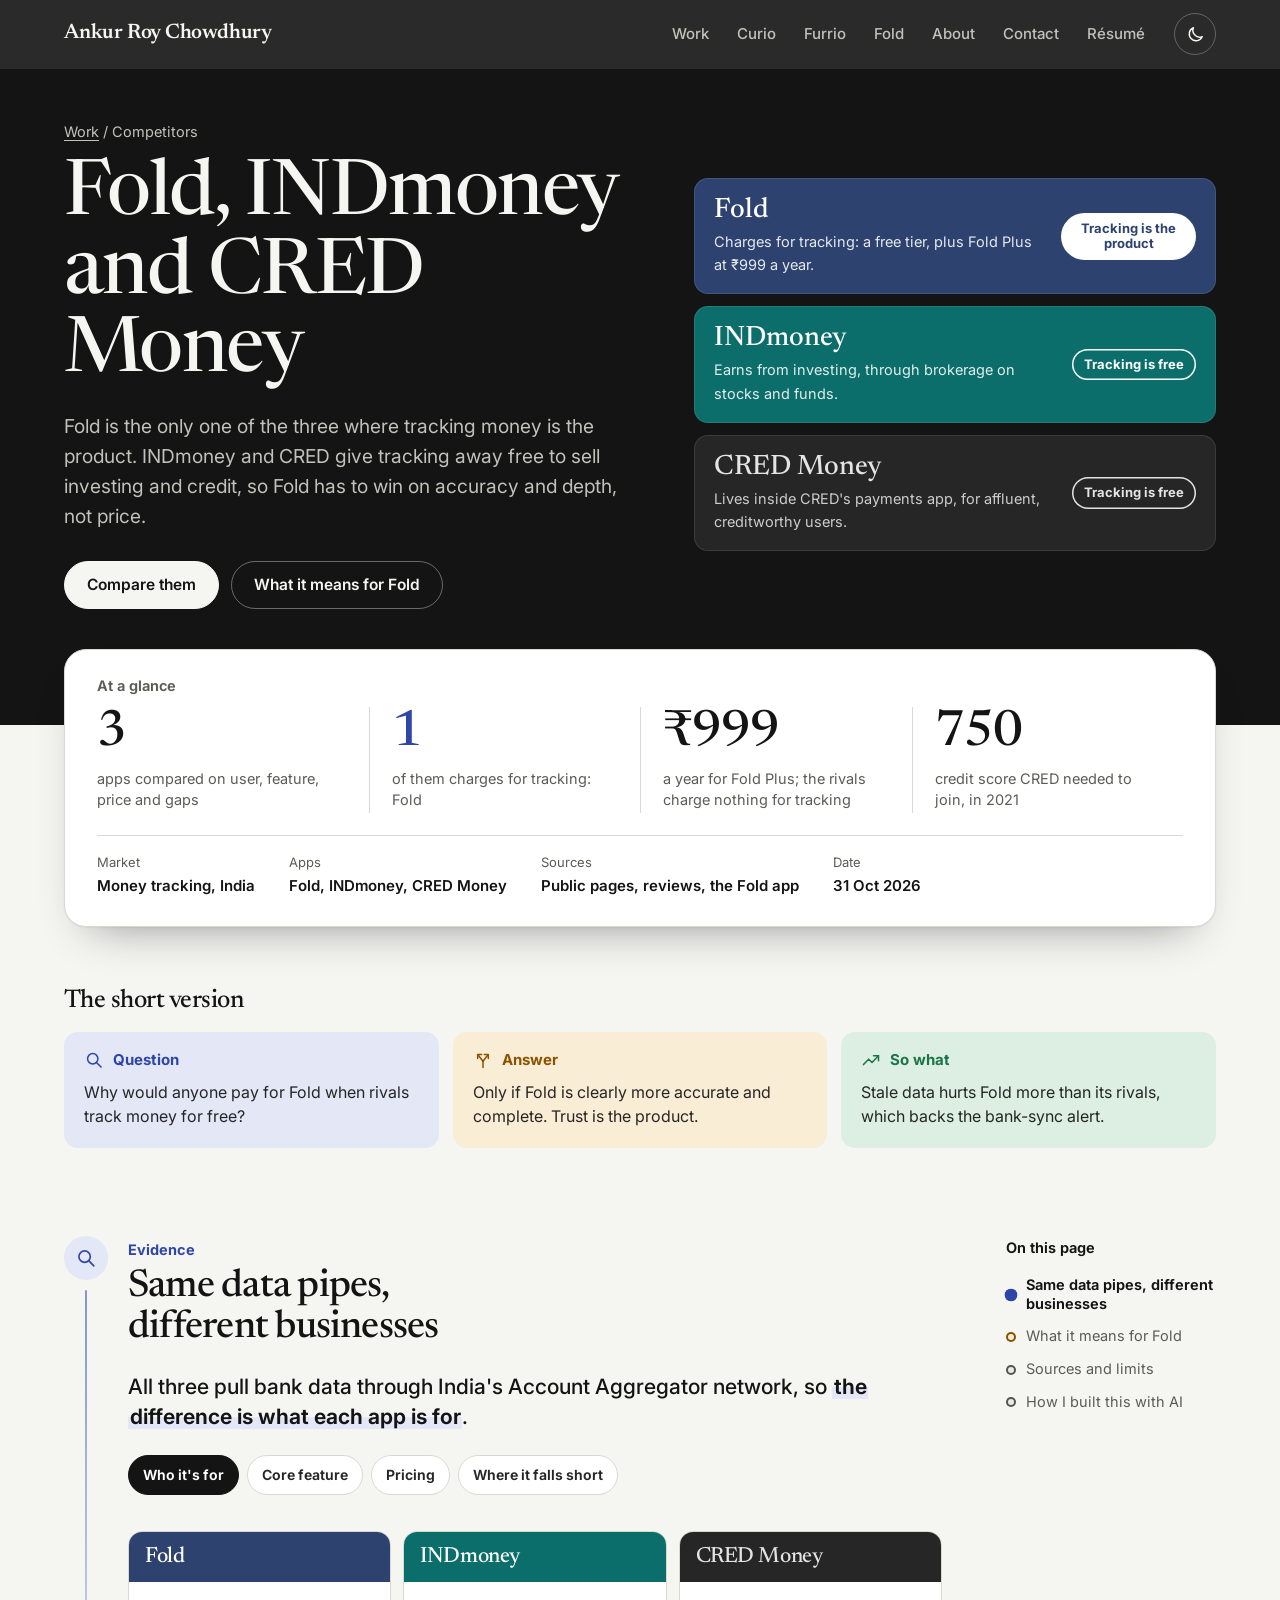
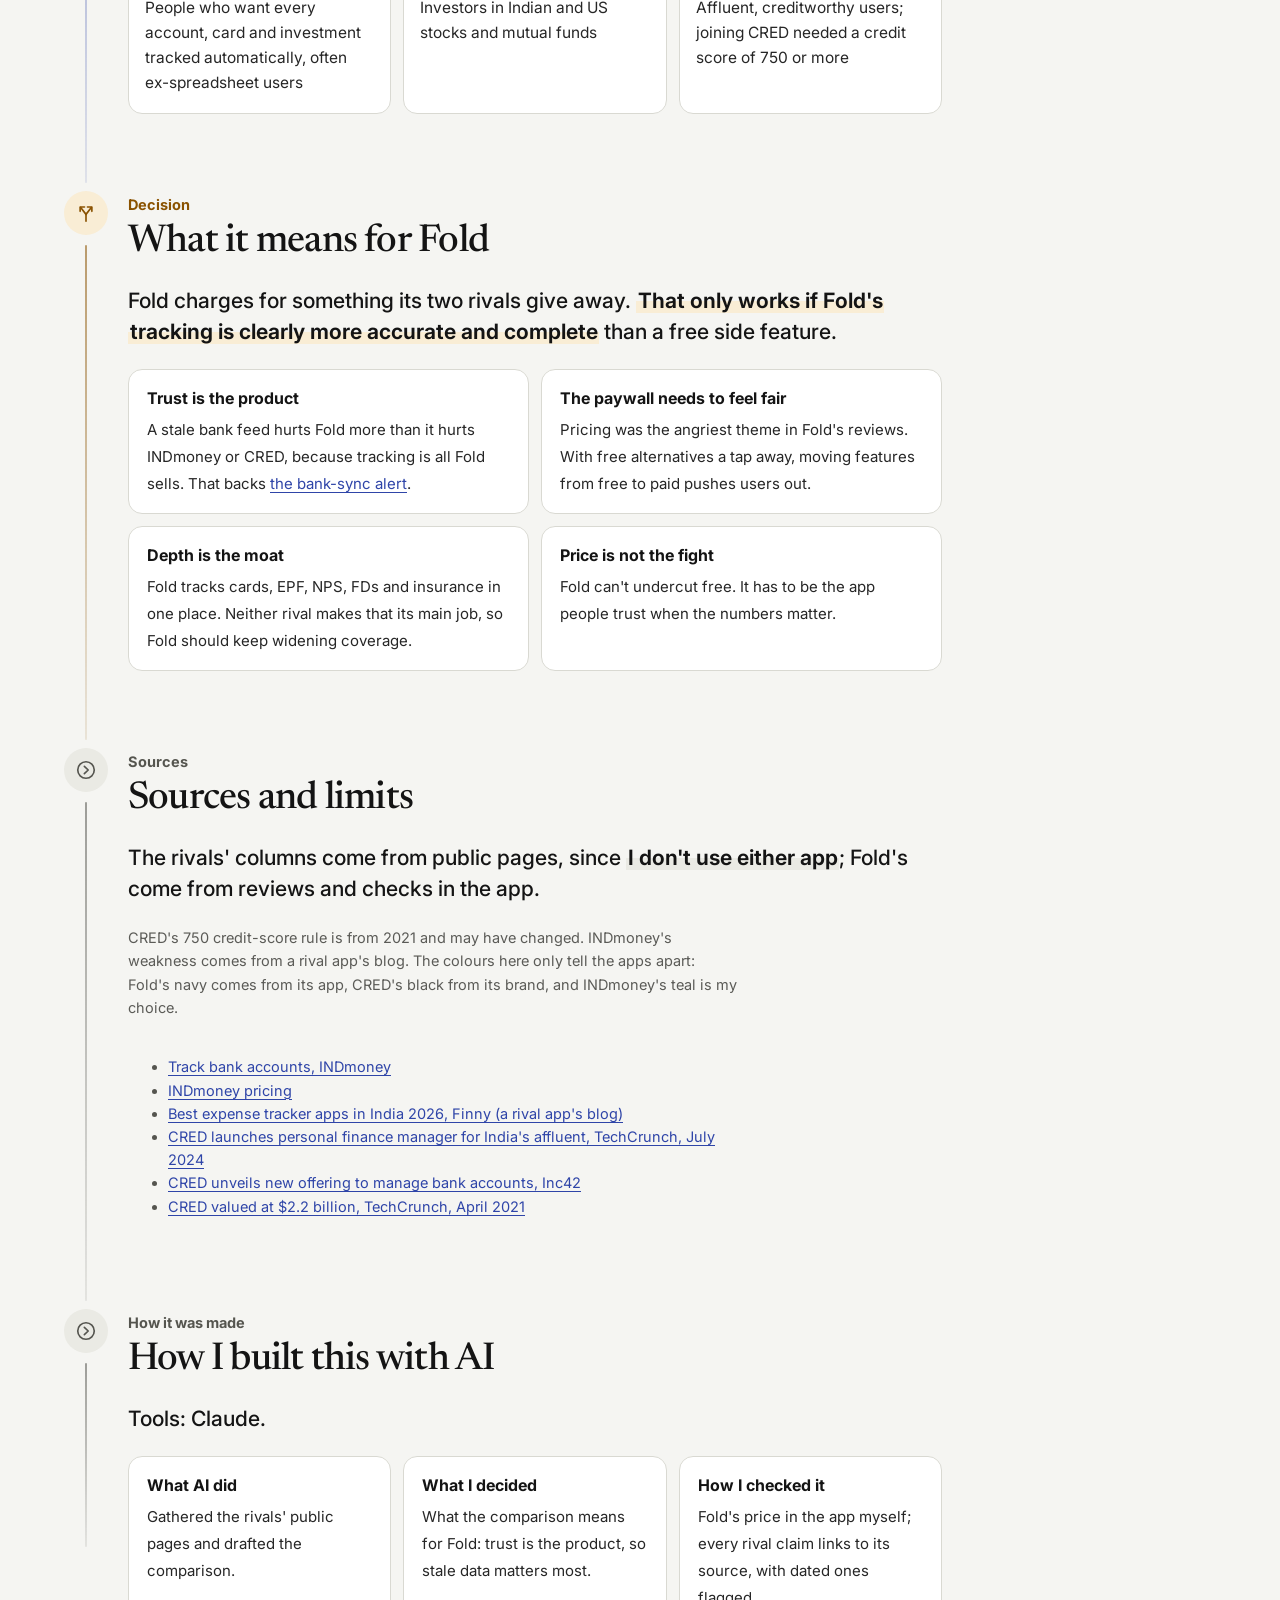
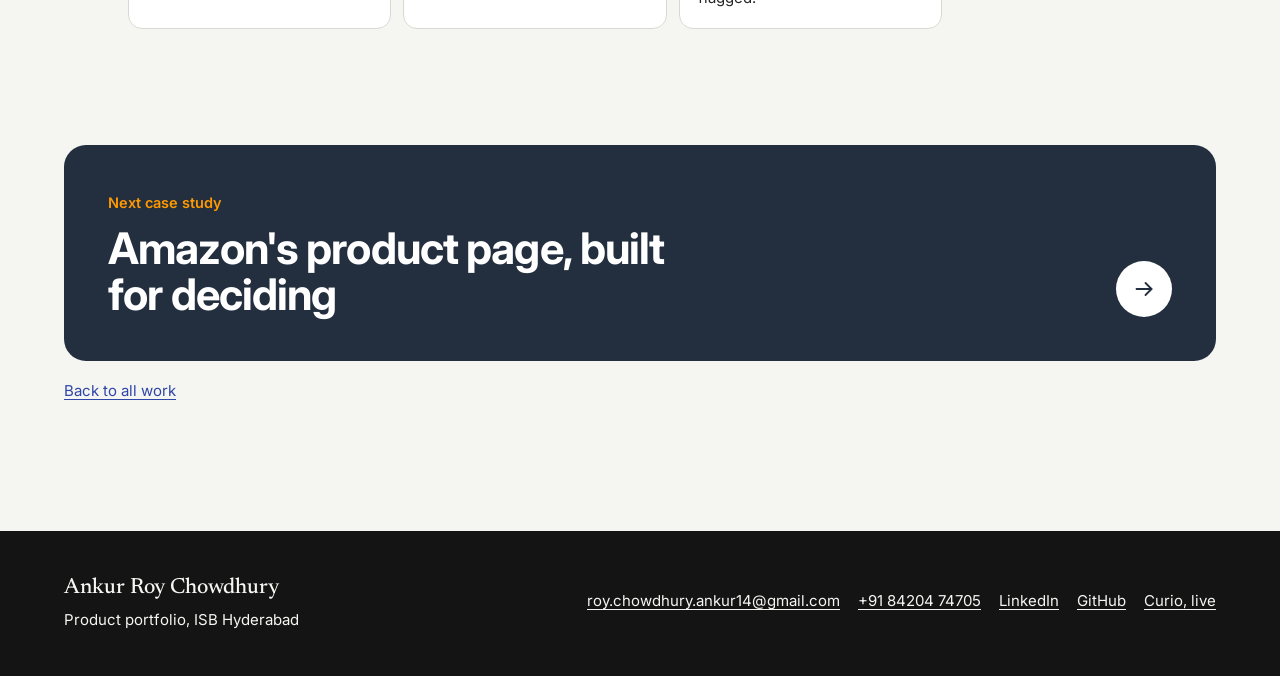
<file: competitors.html>
<!DOCTYPE html>
<html lang="en" data-product="versus">
<head>
<meta charset="utf-8">
<meta name="viewport" content="width=device-width, initial-scale=1, viewport-fit=cover">
<title>Competitor comparison: Fold, INDmoney, CRED Money | Ankur Roy Chowdhury</title>
<meta name="description" content="How Fold, INDmoney and CRED Money differ, and what it means for Fold&#x27;s strategy.">
<meta name="author" content="Ankur Roy Chowdhury">
<meta property="og:title" content="Competitor comparison: Fold, INDmoney, CRED Money | Ankur Roy Chowdhury">
<meta property="og:description" content="How Fold, INDmoney and CRED Money differ, and what it means for Fold&#x27;s strategy.">
<meta property="og:type" content="website">
<meta property="og:image" content="https://ankurroychowdhury.vercel.app/assets/img/og.png">
<meta property="og:image:width" content="1200">
<meta property="og:image:height" content="630">
<meta property="og:url" content="https://ankurroychowdhury.vercel.app/competitors">
<link rel="canonical" href="https://ankurroychowdhury.vercel.app/competitors">
<meta name="twitter:card" content="summary_large_image">
<meta name="theme-color" content="#141414">
<link rel="icon" href="data:image/svg+xml,%3Csvg xmlns='http://www.w3.org/2000/svg' viewBox='0 0 64 64'%3E%3Crect width='64' height='64' rx='14' fill='%23192890'/%3E%3Crect x='14' y='40' width='36' height='8' rx='1' fill='%23BFFF87'/%3E%3Ctext x='32' y='45' font-family='Georgia,serif' font-size='38' font-weight='600' text-anchor='middle' fill='%23FFFFFF'%3EA%3C/text%3E%3C/svg%3E">
<link rel="apple-touch-icon" href="/assets/img/icon-180.png">
<link rel="preload" href="/assets/fonts/newsreader-latin.woff2" as="font" type="font/woff2" crossorigin>
<link rel="preload" href="/assets/fonts/inter-latin.woff2" as="font" type="font/woff2" crossorigin>
<link rel="stylesheet" href="/assets/site.css">
<link rel="stylesheet" href="/assets/case.css">
<script>(function(){var r=document.documentElement;r.classList.add('js');try{var t=localStorage.getItem('theme');if(t==='dark'||t==='light')r.setAttribute('data-theme',t)}catch(e){}try{if(document.referrer&&new URL(document.referrer).origin===location.origin)r.classList.add('no-intro')}catch(e){}})();</script>
<script src="/assets/site.js" defer></script>
<script src="/assets/case.js" defer></script>
</head>
<body>
<a class="skip" href="#main">Skip to content</a>
<div class="progress" aria-hidden="true"></div>
<header class="site-head"><div class="wrap head-row">
  <a class="brand" href="/">Ankur Roy Chowdhury</a>
  <nav class="nav" aria-label="Main">
    <a href="/#work">Work</a><a href="/curio">Curio</a><a href="/furrio">Furrio</a><a href="/fold">Fold</a><a href="/#about">About</a><a href="/#contact">Contact</a><a href="/Ankur_RoyChowdhury_CV.pdf">Résumé</a>
  </nav>
  <div class="tools">
    <button class="icon-btn" type="button" data-haptics-toggle hidden aria-pressed="true" aria-label="Turn haptics off"><svg viewBox="0 0 24 24" fill="none" stroke="currentColor" stroke-width="1.8" stroke-linecap="round" stroke-linejoin="round" aria-hidden="true" focusable="false"><rect x="8" y="3.5" width="8" height="17" rx="2.2"/><path class="i-wave" d="M4.6 9v6M19.4 9v6M1.9 10.6v2.8M22.1 10.6v2.8"/><path class="i-slash" d="M3.5 3.5l17 17"/></svg></button>
    <button class="icon-btn" type="button" data-theme-toggle aria-label="Switch to dark mode"><svg class="i-moon" viewBox="0 0 24 24" fill="none" stroke="currentColor" stroke-width="1.8" stroke-linecap="round" stroke-linejoin="round" aria-hidden="true" focusable="false"><path d="M20.5 14.6A8.5 8.5 0 0 1 9.4 3.5a8.5 8.5 0 1 0 11.1 11.1z"/></svg><svg class="i-sun" viewBox="0 0 24 24" fill="none" stroke="currentColor" stroke-width="1.8" stroke-linecap="round" stroke-linejoin="round" aria-hidden="true" focusable="false"><circle cx="12" cy="12" r="4.2"/><path d="M12 2.5v2.2M12 19.3v2.2M4.6 4.6l1.6 1.6M17.8 17.8l1.6 1.6M2.5 12h2.2M19.3 12h2.2M4.6 19.4l1.6-1.6M17.8 6.2l1.6-1.6"/></svg></button>
    <button class="icon-btn menu-btn" type="button" aria-haspopup="dialog" aria-expanded="false" aria-label="Open menu"><svg viewBox="0 0 24 24" fill="none" stroke="currentColor" stroke-width="1.8" stroke-linecap="round" stroke-linejoin="round" aria-hidden="true" focusable="false"><path d="M4 7.5h16M4 12h16M4 16.5h16"/></svg></button>
  </div>
</div></header>
<dialog class="menu" aria-label="Menu">
  <div class="menu-top"><a class="brand" href="/">Ankur Roy Chowdhury</a><button class="icon-btn" type="button" data-close aria-label="Close menu"><svg viewBox="0 0 24 24" fill="none" stroke="currentColor" stroke-width="1.8" stroke-linecap="round" stroke-linejoin="round" aria-hidden="true" focusable="false"><path d="M6 6l12 12M18 6 6 18"/></svg></button></div>
  <ul class="menu-list"><li style="--i:0"><a href="/curio">Curio<small>A live AI product with 120 users</small></a></li><li style="--i:1"><a href="/furrio">Furrio<small>A freelance store launch</small></a></li><li style="--i:2"><a href="/fold">Fold<small>From 50 reviews to an A/B test</small></a></li><li style="--i:3"><a href="/amazon">Amazon redesign<small>A product page built for deciding</small></a></li><li style="--i:4"><a href="/kite">Kite onboarding audit<small>19 screens in 7 minutes</small></a></li><li style="--i:5"><a href="/tagger">Tagger prototype<small>An AI tagger that learns</small></a></li><li style="--i:6"><a href="/prioritization">Prioritization<small>10 ideas, 3 quick wins</small></a></li><li style="--i:7"><a href="/competitors" aria-current="page">Competitors<small>Fold, INDmoney and CRED Money</small></a></li><li style="--i:8"><a href="/#about">About</a></li><li style="--i:9"><a href="/#contact">Contact</a></li><li style="--i:10"><a href="/Ankur_RoyChowdhury_CV.pdf">Résumé<small>One page, PDF</small></a></li></ul>
</dialog>
<main id="main">
<article class="case">
<header class="c-hero">
  <div class="wrap c-hero-grid">
    <div class="c-hero-text">
      <p class="crumb"><a href="/#work">Work</a> / Competitors</p>
      <h1 class="vt-landing" style="view-transition-name: t-competitors">Fold, INDmoney and CRED Money</h1>
      <p class="dek">Fold is the only one of the three where tracking money is the product. INDmoney and CRED give tracking away free to sell investing and credit, so Fold has to win on accuracy and depth, not price.</p>
      <div class="cta"><a class="btn" href="#compare">Compare them</a><a class="btn ghost" href="#meaning">What it means for Fold</a></div>
    </div>
    <div class="stage"><div class="vs"><div class="vs-card" style="--app-bg:#2E4270;--app-ink:#FFFFFF"><b>Fold</b><span class="sells core">Tracking is the product</span><p>Charges for tracking: a free tier, plus Fold Plus at ₹999 a year.</p></div><div class="vs-card" style="--app-bg:#0B6E6A;--app-ink:#FFFFFF"><b>INDmoney</b><span class="sells free">Tracking is free</span><p>Earns from investing, through brokerage on stocks and funds.</p></div><div class="vs-card" style="--app-bg:#262626;--app-ink:#E4E4E4"><b>CRED Money</b><span class="sells free">Tracking is free</span><p>Lives inside CRED's payments app, for affluent, creditworthy users.</p></div></div></div>
  </div>
</header>
<section class="glance wrap" aria-labelledby="glance-h">
  <div class="glance-card">
    <h2 class="glance-title" id="glance-h">At a glance</h2>
    <ul class="glance-stats" style="--cols:4"><li><span class="n"><span data-count="3">3</span></span><span class="l">apps compared on user, feature, price and gaps</span></li><li data-tone="brand"><span class="n"><span data-count="1">1</span></span><span class="l">of them charges for tracking: Fold</span></li><li><span class="n">₹<span data-count="999">999</span></span><span class="l">a year for Fold Plus; the rivals charge nothing for tracking</span></li><li><span class="n"><span data-count="750">750</span></span><span class="l">credit score CRED needed to join, in 2021</span></li></ul>
    <dl class="glance-facts"><div><dt>Market</dt><dd>Money tracking, India</dd></div><div><dt>Apps</dt><dd>Fold, INDmoney, CRED Money</dd></div><div><dt>Sources</dt><dd>Public pages, reviews, the Fold app</dd></div><div><dt>Date</dt><dd>31 Oct 2026</dd></div></dl>
  </div>
</section>
<section class="tldr wrap" aria-labelledby="tldr-h">
  <h2 id="tldr-h">The short version</h2>
  <ul class="tldr-cards"><li data-kind="evidence"><h3 class="k"><svg viewBox="0 0 24 24" fill="none" stroke="currentColor" stroke-width="1.8" stroke-linecap="round" stroke-linejoin="round" aria-hidden="true" focusable="false"><circle cx="10.5" cy="10.5" r="6.2"/><path d="m15.2 15.2 5.3 5.3"/></svg>Question</h3><p>Why would anyone pay for Fold when rivals track money for free?</p></li><li data-kind="decision"><h3 class="k"><svg viewBox="0 0 24 24" fill="none" stroke="currentColor" stroke-width="1.8" stroke-linecap="round" stroke-linejoin="round" aria-hidden="true" focusable="false"><path d="M12 21v-7.5"/><path d="M12 13.5 6.2 6"/><path d="M12 13.5 17.8 6"/><path d="M5.6 10.2V5.4h4.8"/><path d="M18.4 10.2V5.4h-4.8"/></svg>Answer</h3><p>Only if Fold is clearly more accurate and complete. Trust is the product.</p></li><li data-kind="result"><h3 class="k"><svg viewBox="0 0 24 24" fill="none" stroke="currentColor" stroke-width="1.8" stroke-linecap="round" stroke-linejoin="round" aria-hidden="true" focusable="false"><path d="M3 17.5 9.2 11l4 4L21 7"/><path d="M15 7h6v6"/></svg>So what</h3><p>Stale data hurts Fold more than its rivals, which backs the bank-sync alert.</p></li></ul>
</section>
<div class="wrap case-grid">
<div class="cbody">
<section class="sec" id="compare" data-kind="evidence" aria-labelledby="compare-h">
  <span class="sec-ico" aria-hidden="true"><svg viewBox="0 0 24 24" fill="none" stroke="currentColor" stroke-width="1.8" stroke-linecap="round" stroke-linejoin="round" aria-hidden="true" focusable="false"><circle cx="10.5" cy="10.5" r="6.2"/><path d="m15.2 15.2 5.3 5.3"/></svg></span>
  <div class="sec-head"><p class="sec-kind">Evidence</p><h2 id="compare-h">Same data pipes, different businesses</h2></div>
  <p class="key">All three pull bank data through India's Account Aggregator network, so <mark>the difference is what each app is for</mark>.</p>
  <div class="tabs" role="tablist" aria-label="Compare on" data-tabs><button class="chip-btn" type="button" role="tab" id="tab-user" aria-controls="panel-user" aria-selected="true" tabindex="0">Who it's for</button><button class="chip-btn" type="button" role="tab" id="tab-core" aria-controls="panel-core" aria-selected="false" tabindex="-1">Core feature</button><button class="chip-btn" type="button" role="tab" id="tab-price" aria-controls="panel-price" aria-selected="false" tabindex="-1">Pricing</button><button class="chip-btn" type="button" role="tab" id="tab-gaps" aria-controls="panel-gaps" aria-selected="false" tabindex="-1">Where it falls short</button></div><div class="tab-panel" role="tabpanel" id="panel-user" aria-labelledby="tab-user" tabindex="0"><div class="app-col" style="--app-bg:#2E4270;--app-ink:#FFFFFF"><h3>Fold</h3><p>People who want every account, card and investment tracked automatically, often ex-spreadsheet users</p></div><div class="app-col" style="--app-bg:#0B6E6A;--app-ink:#FFFFFF"><h3>INDmoney</h3><p>Investors in Indian and US stocks and mutual funds</p></div><div class="app-col" style="--app-bg:#262626;--app-ink:#E4E4E4"><h3>CRED Money</h3><p>Affluent, creditworthy users; joining CRED needed a credit score of 750 or more</p></div></div><div class="tab-panel" role="tabpanel" id="panel-core" aria-labelledby="tab-core" tabindex="0" hidden><div class="app-col" style="--app-bg:#2E4270;--app-ink:#FFFFFF"><h3>Fold</h3><p>Automatic tracking: auto-tagged spending, cash flow and net worth</p></div><div class="app-col" style="--app-bg:#0B6E6A;--app-ink:#FFFFFF"><h3>INDmoney</h3><p>Investing, with a net worth view that includes bank accounts</p></div><div class="app-col" style="--app-bg:#262626;--app-ink:#E4E4E4"><h3>CRED Money</h3><p>One view of all bank balances, plus reminders for recurring payments</p></div></div><div class="tab-panel" role="tabpanel" id="panel-price" aria-labelledby="tab-price" tabindex="0" hidden><div class="app-col" style="--app-bg:#2E4270;--app-ink:#FFFFFF"><h3>Fold</h3><p>Free tier, plus Fold Plus at ₹999 a year (seen in the app, 31 Oct 2026)</p></div><div class="app-col" style="--app-bg:#0B6E6A;--app-ink:#FFFFFF"><h3>INDmoney</h3><p>Tracking has no listed fee; earns from brokerage</p></div><div class="app-col" style="--app-bg:#262626;--app-ink:#E4E4E4"><h3>CRED Money</h3><p>Free; CRED said it won't charge for it</p></div></div><div class="tab-panel" role="tabpanel" id="panel-gaps" aria-labelledby="tab-gaps" tabindex="0" hidden><div class="app-col" style="--app-bg:#2E4270;--app-ink:#FFFFFF"><h3>Fold</h3><p>Stale bank data isn't dated on balances and totals; the paywall angers long-time users; card tracking needs email access</p></div><div class="app-col" style="--app-bg:#0B6E6A;--app-ink:#FFFFFF"><h3>INDmoney</h3><p>Tracking is a side feature, better at totals than day-to-day spending</p></div><div class="app-col" style="--app-bg:#262626;--app-ink:#E4E4E4"><h3>CRED Money</h3><p>Only for CRED's audience; tracking sits inside a large payments app</p></div></div>
</section>
<section class="sec" id="meaning" data-kind="decision" aria-labelledby="meaning-h">
  <span class="sec-ico" aria-hidden="true"><svg viewBox="0 0 24 24" fill="none" stroke="currentColor" stroke-width="1.8" stroke-linecap="round" stroke-linejoin="round" aria-hidden="true" focusable="false"><path d="M12 21v-7.5"/><path d="M12 13.5 6.2 6"/><path d="M12 13.5 17.8 6"/><path d="M5.6 10.2V5.4h4.8"/><path d="M18.4 10.2V5.4h-4.8"/></svg></span>
  <div class="sec-head"><p class="sec-kind">Decision</p><h2 id="meaning-h">What it means for Fold</h2></div>
  <p class="key">Fold charges for something its two rivals give away. <mark>That only works if Fold's tracking is clearly more accurate and complete</mark> than a free side feature.</p>
  <ul class="tiles"><li><b>Trust is the product</b><span>A stale bank feed hurts Fold more than it hurts INDmoney or CRED, because tracking is all Fold sells. That backs <a href="/fold">the bank-sync alert</a>.</span></li><li><b>The paywall needs to feel fair</b><span>Pricing was the angriest theme in Fold's reviews. With free alternatives a tap away, moving features from free to paid pushes users out.</span></li><li><b>Depth is the moat</b><span>Fold tracks cards, EPF, NPS, FDs and insurance in one place. Neither rival makes that its main job, so Fold should keep widening coverage.</span></li><li><b>Price is not the fight</b><span>Fold can't undercut free. It has to be the app people trust when the numbers matter.</span></li></ul>
</section>
<section class="sec" id="sources" data-kind="next" aria-labelledby="sources-h">
  <span class="sec-ico" aria-hidden="true"><svg viewBox="0 0 24 24" fill="none" stroke="currentColor" stroke-width="1.8" stroke-linecap="round" stroke-linejoin="round" aria-hidden="true" focusable="false"><circle cx="12" cy="12" r="9"/><path d="m10.2 8 4.2 4-4.2 4"/></svg></span>
  <div class="sec-head"><p class="sec-kind">Sources</p><h2 id="sources-h">Sources and limits</h2></div>
  <p class="key">The rivals' columns come from public pages, since <mark>I don't use either app</mark>; Fold's come from reviews and checks in the app.</p>
  <p class="note-line">CRED's 750 credit-score rule is from 2021 and may have changed. INDmoney's weakness comes from a rival app's blog. The colours here only tell the apps apart: Fold's navy comes from its app, CRED's black from its brand, and INDmoney's teal is my choice.</p>
<ul class="note-line">
  <li><a href="https://www.indmoney.com/features/track-bank-account">Track bank accounts, INDmoney</a></li>
  <li><a href="https://www.indmoney.com/pricing">INDmoney pricing</a></li>
  <li><a href="https://getfinny.app/blog/best-expense-tracker-apps-india-2026">Best expense tracker apps in India 2026, Finny (a rival app's blog)</a></li>
  <li><a href="https://techcrunch.com/2024/07/24/cred-launches-personal-finance-manager-for-indias-affluent/">CRED launches personal finance manager for India's affluent, TechCrunch, July 2024</a></li>
  <li><a href="https://inc42.com/?p=469689">CRED unveils new offering to manage bank accounts, Inc42</a></li>
  <li><a href="https://techcrunch.com/2021/04/06/indias-cred-valued-at-2-2-billion-in-new-215-million-fundraise">CRED valued at $2.2 billion, TechCrunch, April 2021</a></li>
</ul>
</section>
<section class="sec" id="built-with-ai" data-kind="next" aria-labelledby="built-with-ai-h">
  <span class="sec-ico" aria-hidden="true"><svg viewBox="0 0 24 24" fill="none" stroke="currentColor" stroke-width="1.8" stroke-linecap="round" stroke-linejoin="round" aria-hidden="true" focusable="false"><circle cx="12" cy="12" r="9"/><path d="m10.2 8 4.2 4-4.2 4"/></svg></span>
  <div class="sec-head"><p class="sec-kind">How it was made</p><h2 id="built-with-ai-h">How I built this with AI</h2></div>
  <p class="key">Tools: Claude.</p>
  <ul class="tiles three"><li><b>What AI did</b><span>Gathered the rivals' public pages and drafted the comparison.</span></li><li><b>What I decided</b><span>What the comparison means for Fold: trust is the product, so stale data matters most.</span></li><li><b>How I checked it</b><span>Fold's price in the app myself; every rival claim links to its source, with dated ones flagged.</span></li></ul>
</section>
</div>
<nav class="toc" aria-label="On this page"><p>On this page</p><ul><li data-kind="evidence"><a href="#compare">Same data pipes, different businesses</a></li><li data-kind="decision"><a href="#meaning">What it means for Fold</a></li><li data-kind="next"><a href="#sources">Sources and limits</a></li><li data-kind="next"><a href="#built-with-ai">How I built this with AI</a></li></ul></nav>
</div>
<div class="wrap">
  <a class="door" href="/amazon" style="--door-bg:#232F3E;--door-ink:#FFFFFF;--door-accent:#FF9900;--door-font:'Inter Variable', system-ui, sans-serif;--door-weight:700">
    <div><span>Next case study</span><strong data-vt="amazon">Amazon's product page, built for deciding</strong></div>
    <span class="go" aria-hidden="true"><svg viewBox="0 0 24 24" fill="none" stroke="currentColor" stroke-width="1.8" stroke-linecap="round" stroke-linejoin="round" aria-hidden="true" focusable="false"><path d="M4.5 12h15"/><path d="m13.5 6 6 6-6 6"/></svg></span>
  </a>
  <p class="back-row"><a href="/#work">Back to all work</a></p>
</div>
</article>
</main>
<footer class="site-foot"><div class="wrap">
  <div><strong>Ankur Roy Chowdhury</strong><span>Product portfolio, ISB Hyderabad</span></div>
  <div class="foot-links"><a href="mailto:roy.chowdhury.ankur14@gmail.com">roy.chowdhury.ankur14@gmail.com</a><a href="tel:+918420474705">+91 84204 74705</a><a href="https://www.linkedin.com/in/ankurrc/">LinkedIn</a><a href="https://github.com/arcy1410">GitHub</a><a href="https://curio-three-iota.vercel.app/">Curio, live</a></div>
</div></footer>
</body>
</html>
</file>
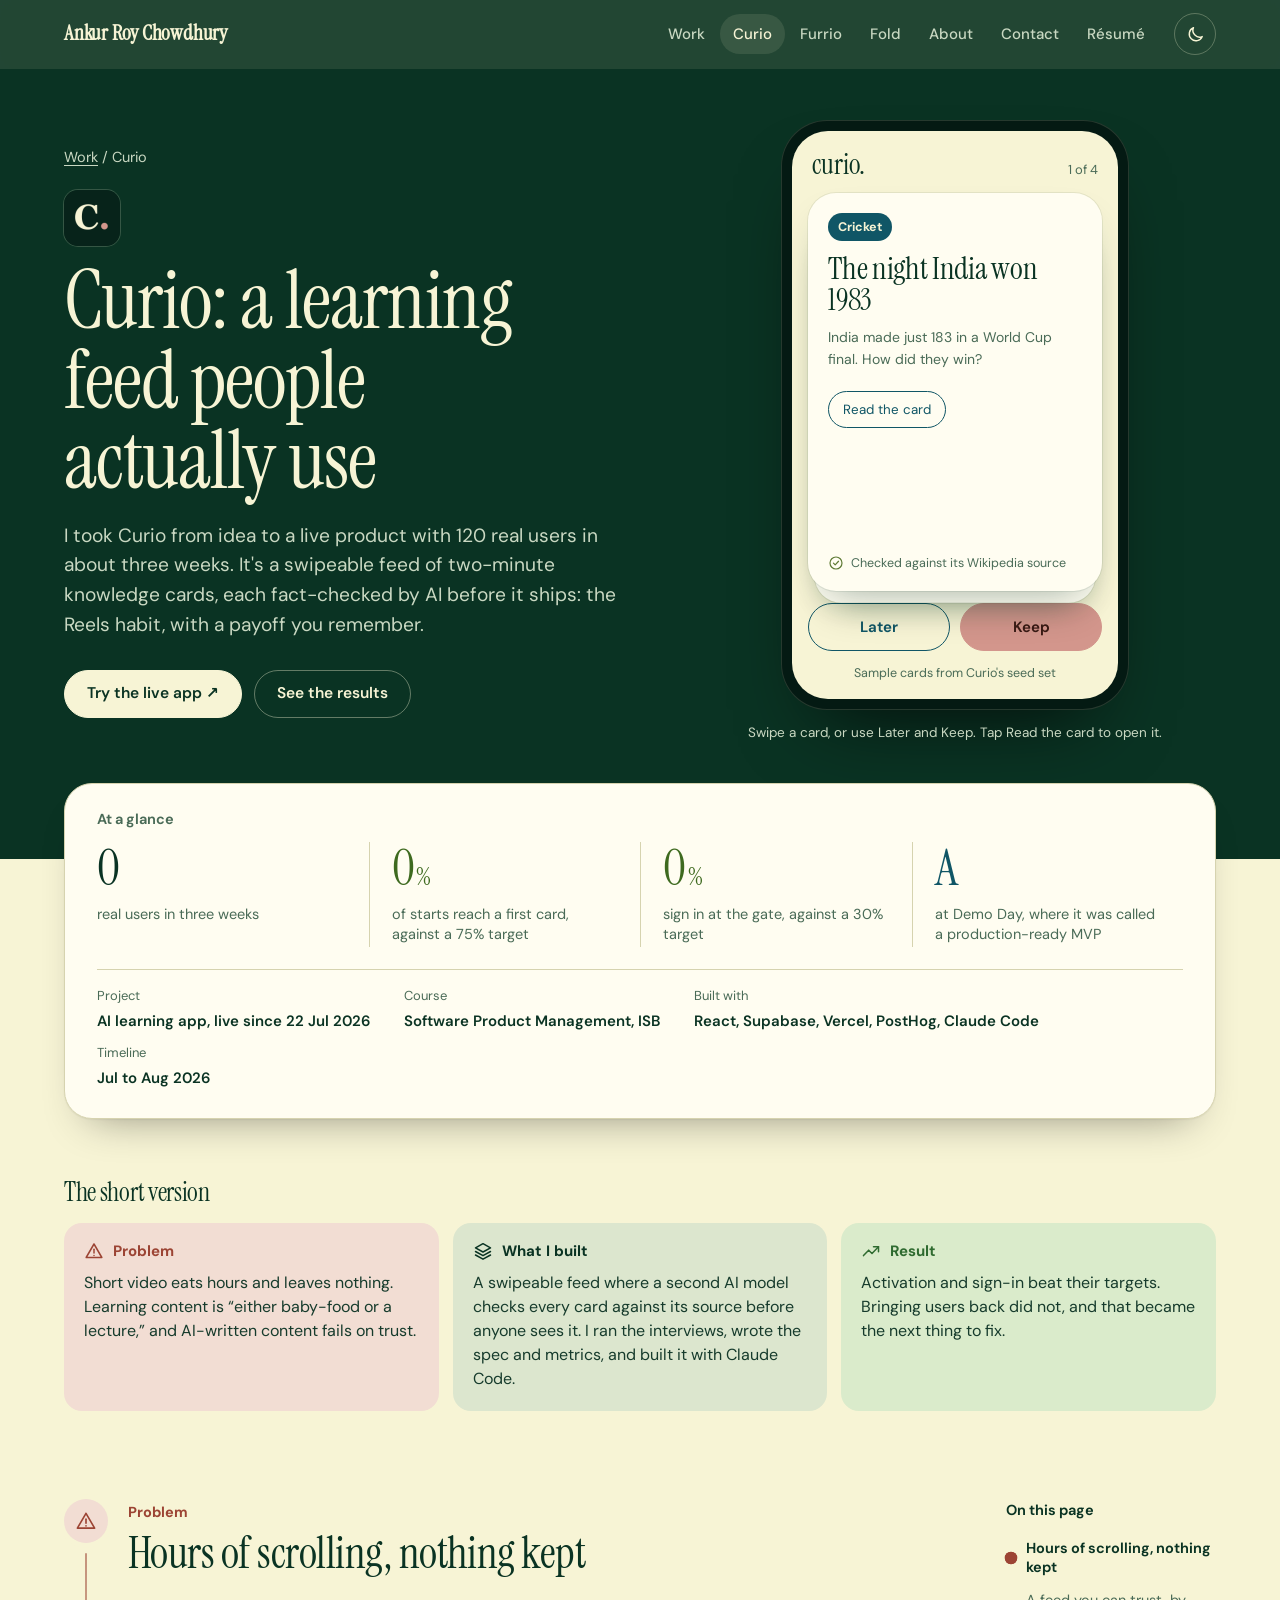
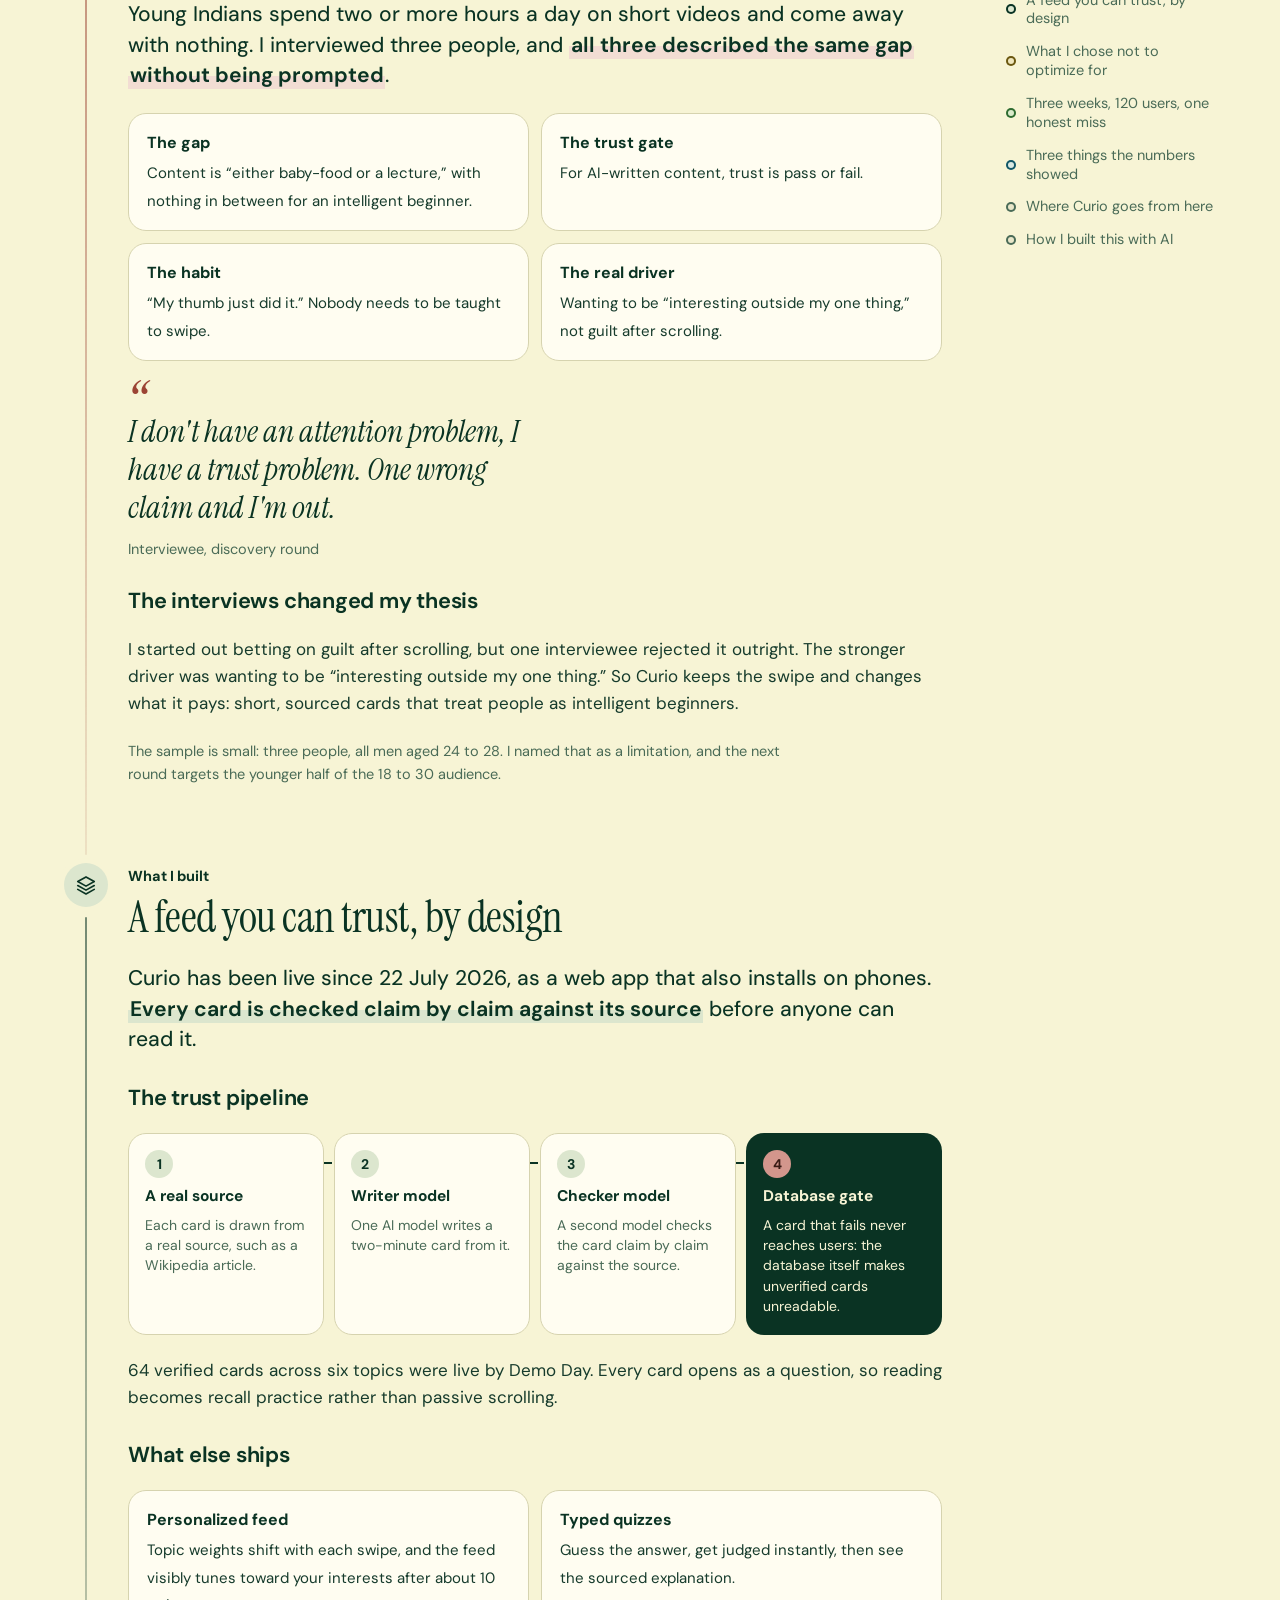
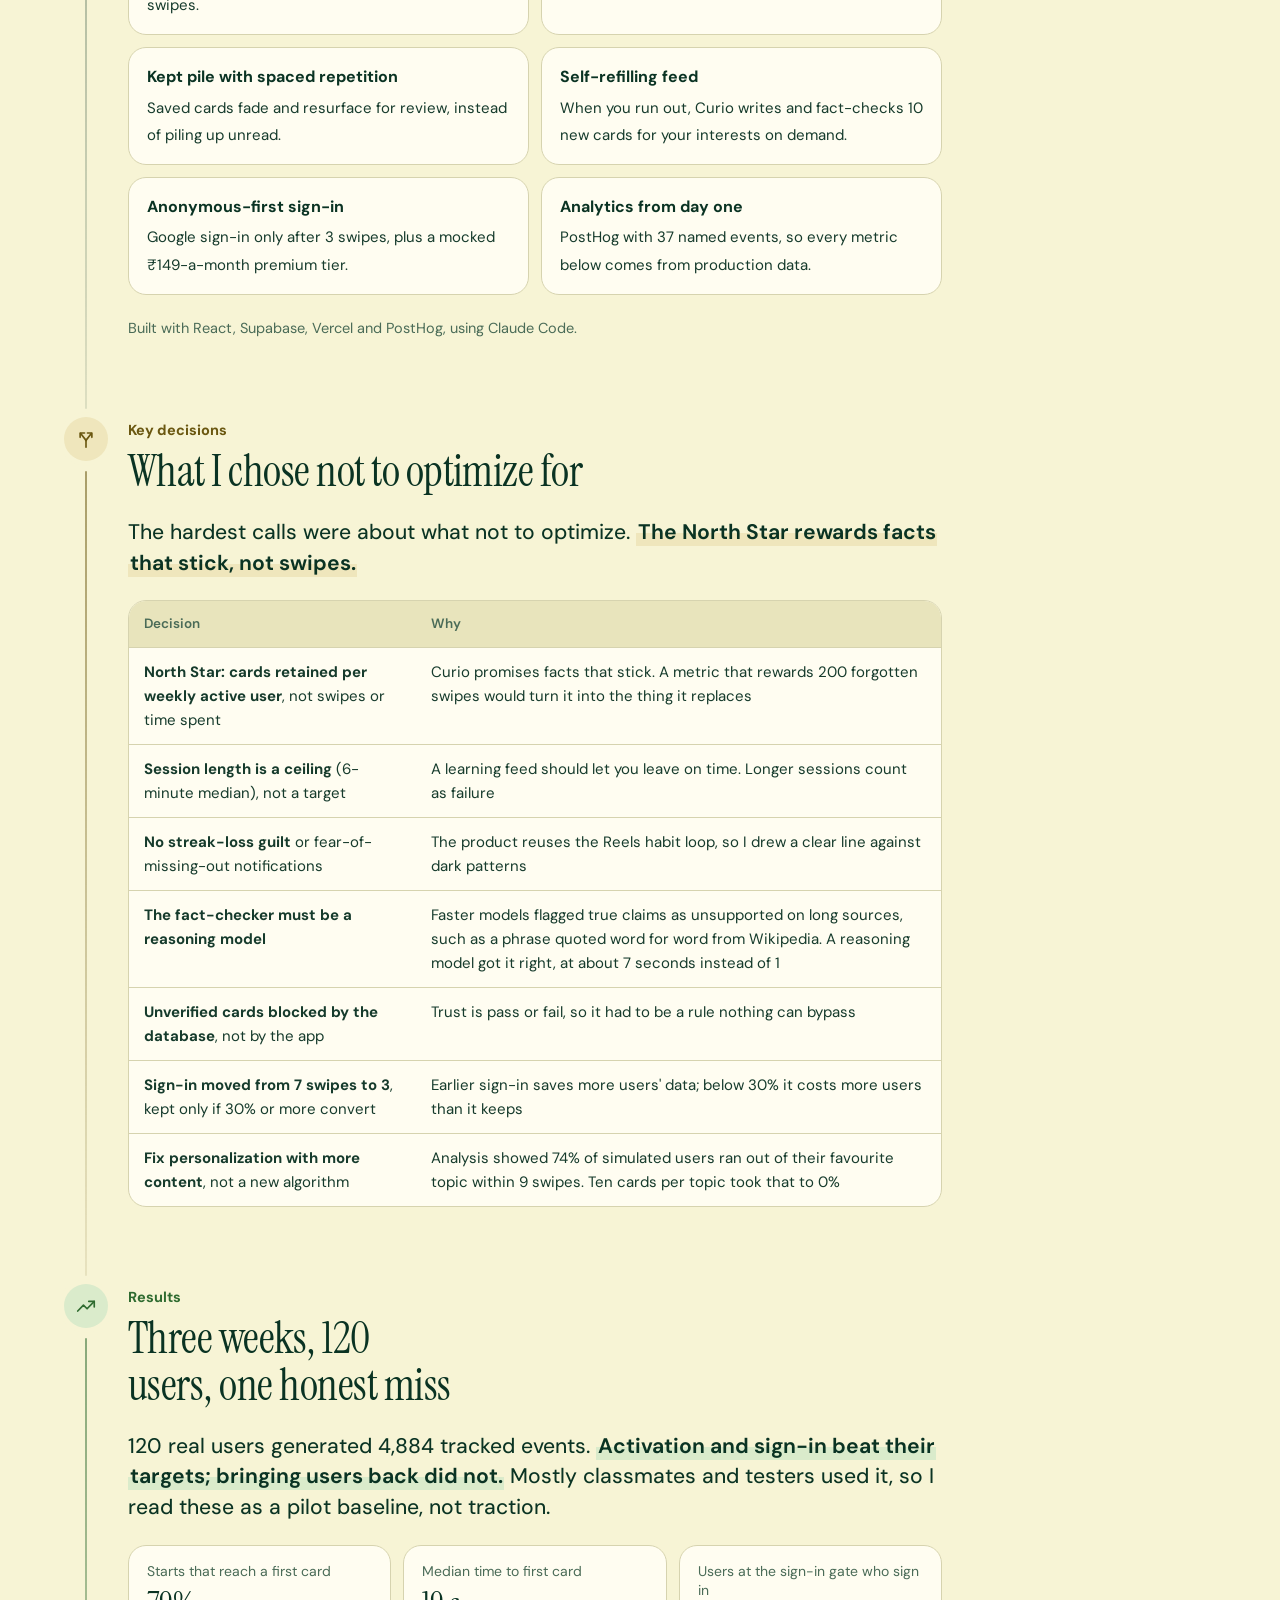
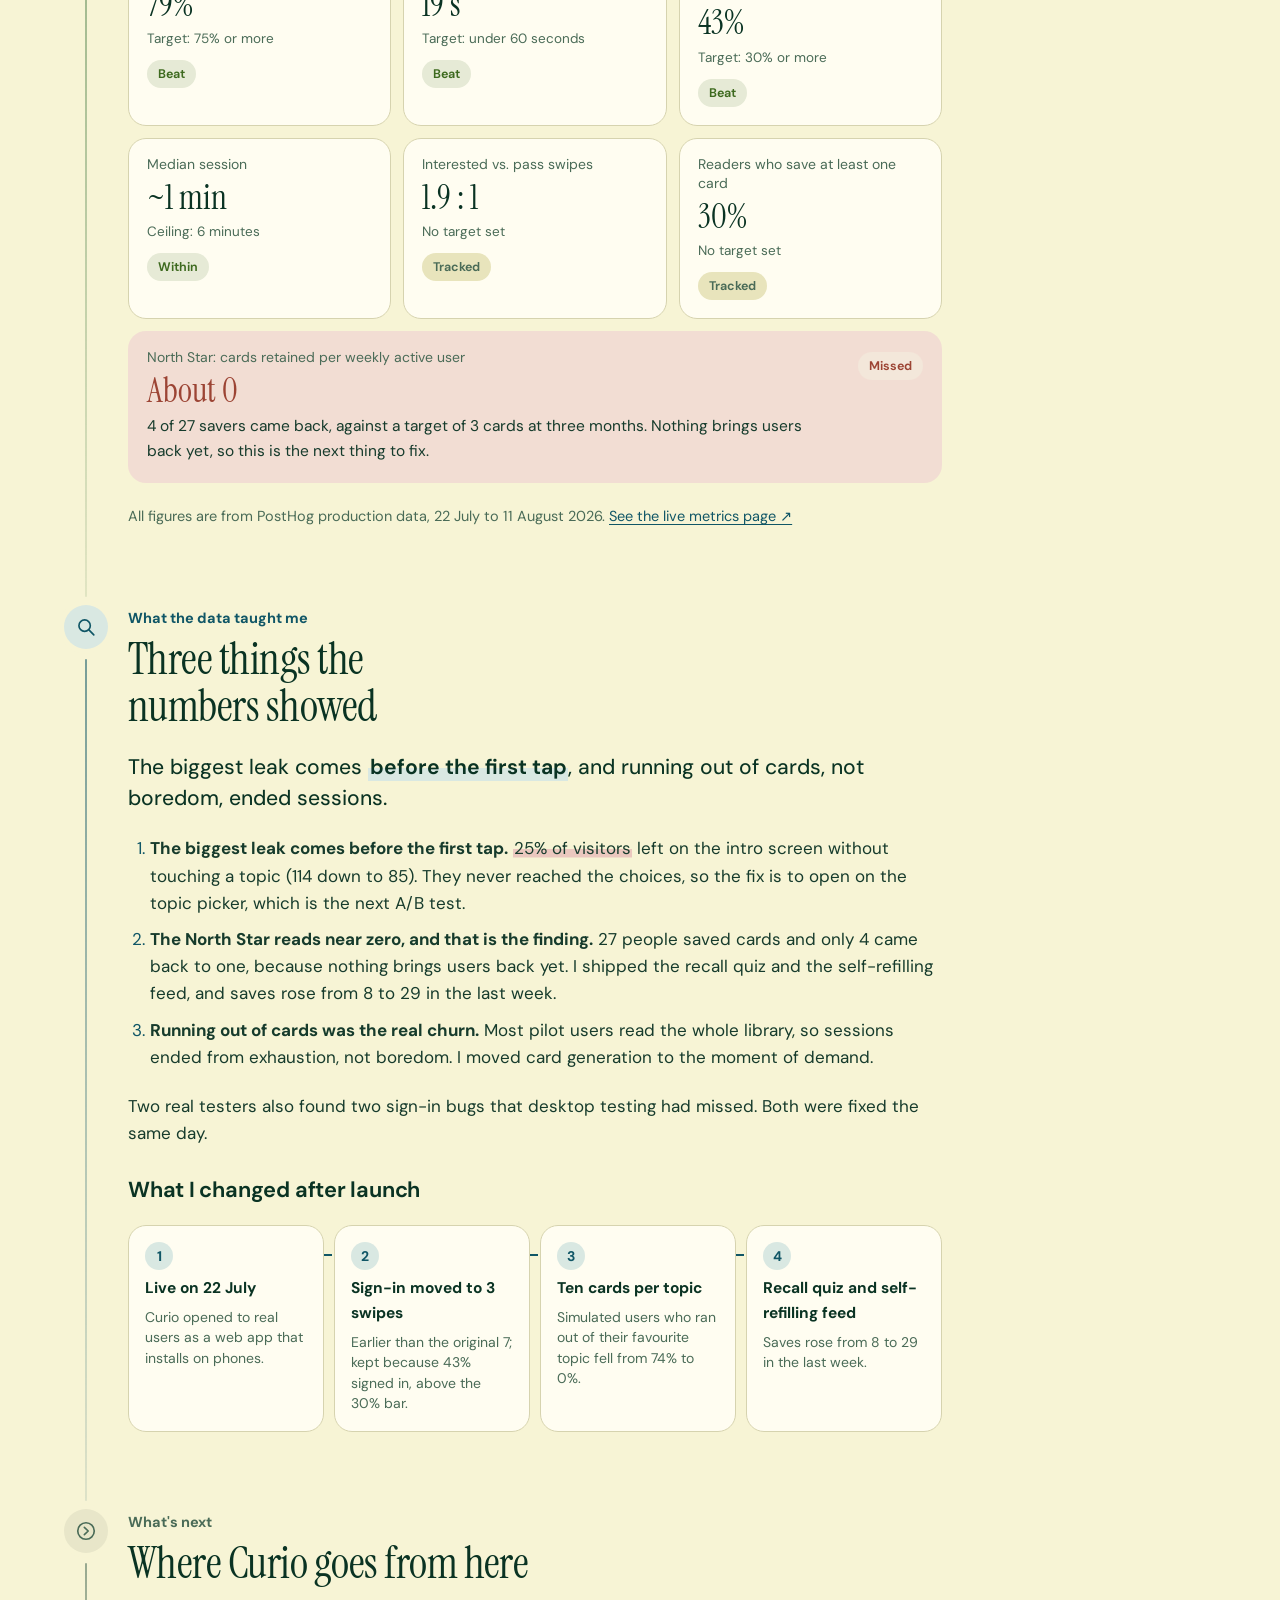
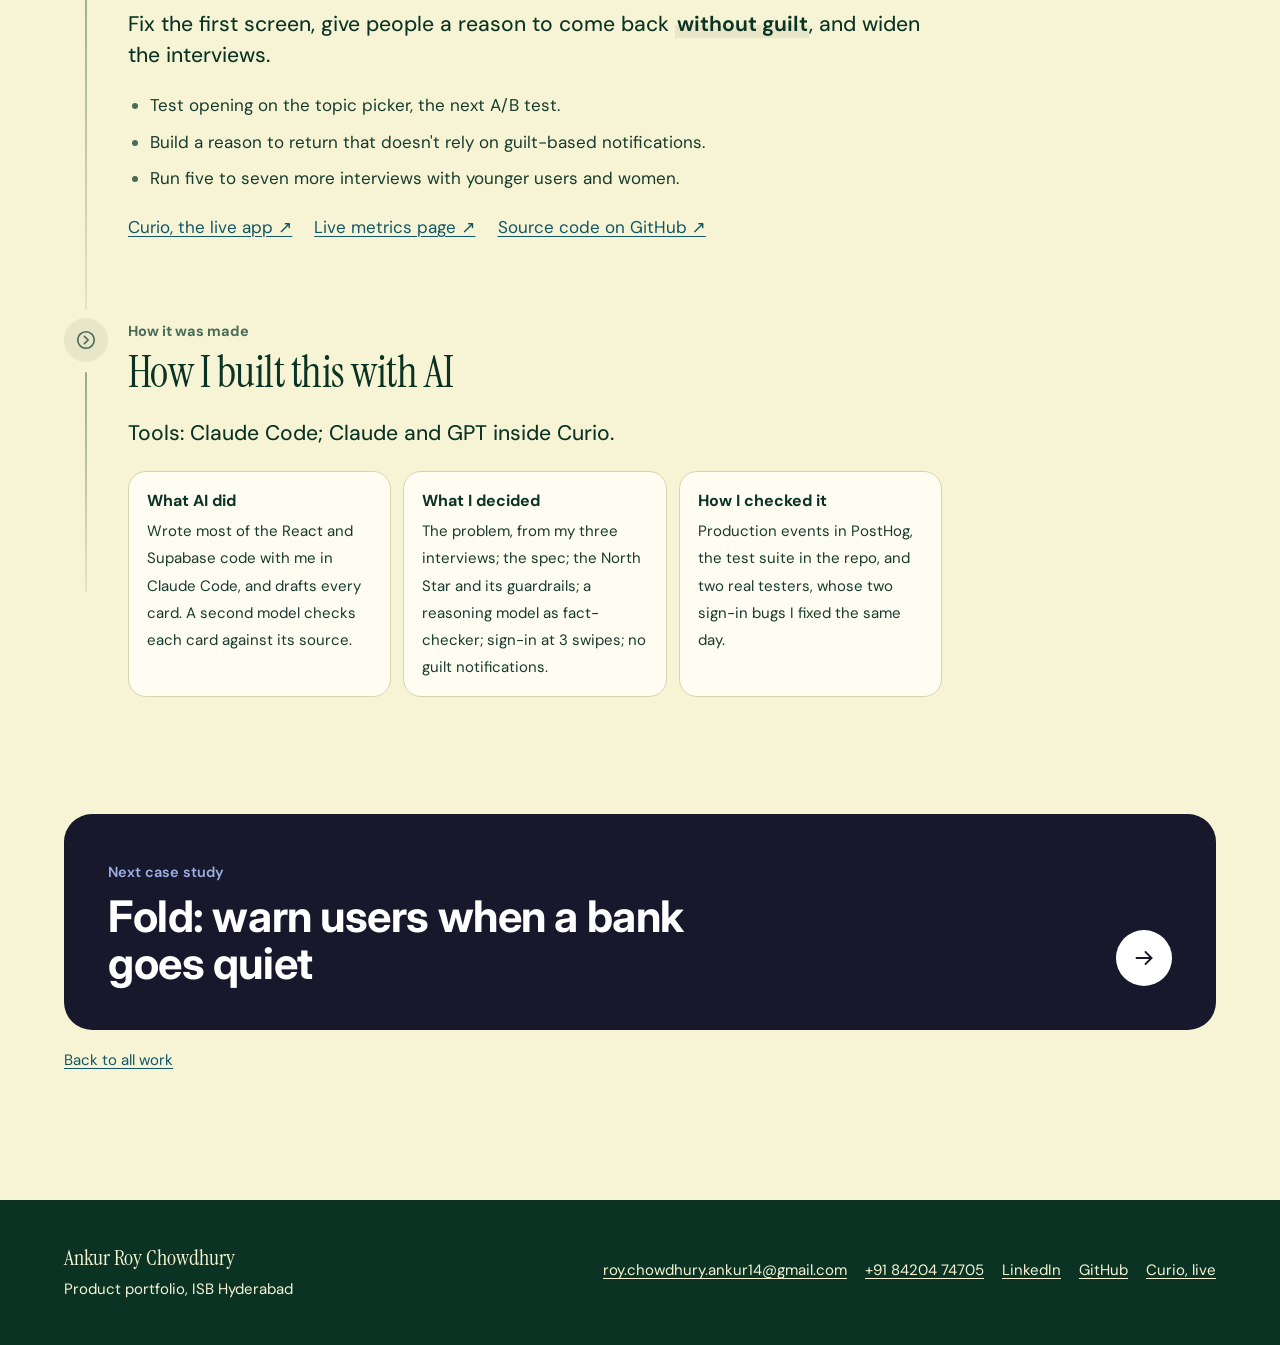
<file: curio.html>
<!DOCTYPE html>
<html lang="en" data-product="curio">
<head>
<meta charset="utf-8">
<meta name="viewport" content="width=device-width, initial-scale=1, viewport-fit=cover">
<title>Curio case study | Ankur Roy Chowdhury</title>
<meta name="description" content="How I took Curio, an AI-verified learning feed, from idea to 120 real users in three weeks.">
<meta name="author" content="Ankur Roy Chowdhury">
<meta property="og:title" content="Curio case study | Ankur Roy Chowdhury">
<meta property="og:description" content="How I took Curio, an AI-verified learning feed, from idea to 120 real users in three weeks.">
<meta property="og:type" content="website">
<meta property="og:image" content="https://ankurroychowdhury.vercel.app/assets/img/og.png">
<meta property="og:image:width" content="1200">
<meta property="og:image:height" content="630">
<meta property="og:url" content="https://ankurroychowdhury.vercel.app/curio">
<link rel="canonical" href="https://ankurroychowdhury.vercel.app/curio">
<meta name="twitter:card" content="summary_large_image">
<meta name="theme-color" content="#0A3323">
<link rel="icon" href="data:image/svg+xml,%3Csvg xmlns='http://www.w3.org/2000/svg' viewBox='0 0 64 64'%3E%3Crect width='64' height='64' rx='14' fill='%23192890'/%3E%3Crect x='14' y='40' width='36' height='8' rx='1' fill='%23BFFF87'/%3E%3Ctext x='32' y='45' font-family='Georgia,serif' font-size='38' font-weight='600' text-anchor='middle' fill='%23FFFFFF'%3EA%3C/text%3E%3C/svg%3E">
<link rel="apple-touch-icon" href="/assets/img/icon-180.png">
<link rel="preload" href="/assets/fonts/instrument-serif-latin-400-normal.woff2" as="font" type="font/woff2" crossorigin>
<link rel="preload" href="/assets/fonts/dm-sans-latin-wght-normal.woff2" as="font" type="font/woff2" crossorigin>
<link rel="stylesheet" href="/assets/site.css">
<link rel="stylesheet" href="/assets/case.css">
<script>(function(){var r=document.documentElement;r.classList.add('js');try{var t=localStorage.getItem('theme');if(t==='dark'||t==='light')r.setAttribute('data-theme',t)}catch(e){}try{if(document.referrer&&new URL(document.referrer).origin===location.origin)r.classList.add('no-intro')}catch(e){}})();</script>
<script src="/assets/site.js" defer></script>
<script src="/assets/case.js" defer></script>
</head>
<body>
<a class="skip" href="#main">Skip to content</a>
<div class="progress" aria-hidden="true"></div>
<header class="site-head"><div class="wrap head-row">
  <a class="brand" href="/">Ankur Roy Chowdhury</a>
  <nav class="nav" aria-label="Main">
    <a href="/#work">Work</a><a href="/curio" aria-current="page">Curio</a><a href="/furrio">Furrio</a><a href="/fold">Fold</a><a href="/#about">About</a><a href="/#contact">Contact</a><a href="/Ankur_RoyChowdhury_CV.pdf">Résumé</a>
  </nav>
  <div class="tools">
    <button class="icon-btn" type="button" data-haptics-toggle hidden aria-pressed="true" aria-label="Turn haptics off"><svg viewBox="0 0 24 24" fill="none" stroke="currentColor" stroke-width="1.8" stroke-linecap="round" stroke-linejoin="round" aria-hidden="true" focusable="false"><rect x="8" y="3.5" width="8" height="17" rx="2.2"/><path class="i-wave" d="M4.6 9v6M19.4 9v6M1.9 10.6v2.8M22.1 10.6v2.8"/><path class="i-slash" d="M3.5 3.5l17 17"/></svg></button>
    <button class="icon-btn" type="button" data-theme-toggle aria-label="Switch to dark mode"><svg class="i-moon" viewBox="0 0 24 24" fill="none" stroke="currentColor" stroke-width="1.8" stroke-linecap="round" stroke-linejoin="round" aria-hidden="true" focusable="false"><path d="M20.5 14.6A8.5 8.5 0 0 1 9.4 3.5a8.5 8.5 0 1 0 11.1 11.1z"/></svg><svg class="i-sun" viewBox="0 0 24 24" fill="none" stroke="currentColor" stroke-width="1.8" stroke-linecap="round" stroke-linejoin="round" aria-hidden="true" focusable="false"><circle cx="12" cy="12" r="4.2"/><path d="M12 2.5v2.2M12 19.3v2.2M4.6 4.6l1.6 1.6M17.8 17.8l1.6 1.6M2.5 12h2.2M19.3 12h2.2M4.6 19.4l1.6-1.6M17.8 6.2l1.6-1.6"/></svg></button>
    <button class="icon-btn menu-btn" type="button" aria-haspopup="dialog" aria-expanded="false" aria-label="Open menu"><svg viewBox="0 0 24 24" fill="none" stroke="currentColor" stroke-width="1.8" stroke-linecap="round" stroke-linejoin="round" aria-hidden="true" focusable="false"><path d="M4 7.5h16M4 12h16M4 16.5h16"/></svg></button>
  </div>
</div></header>
<dialog class="menu" aria-label="Menu">
  <div class="menu-top"><a class="brand" href="/">Ankur Roy Chowdhury</a><button class="icon-btn" type="button" data-close aria-label="Close menu"><svg viewBox="0 0 24 24" fill="none" stroke="currentColor" stroke-width="1.8" stroke-linecap="round" stroke-linejoin="round" aria-hidden="true" focusable="false"><path d="M6 6l12 12M18 6 6 18"/></svg></button></div>
  <ul class="menu-list"><li style="--i:0"><a href="/curio" aria-current="page">Curio<small>A live AI product with 120 users</small></a></li><li style="--i:1"><a href="/furrio">Furrio<small>A freelance store launch</small></a></li><li style="--i:2"><a href="/fold">Fold<small>From 50 reviews to an A/B test</small></a></li><li style="--i:3"><a href="/amazon">Amazon redesign<small>A product page built for deciding</small></a></li><li style="--i:4"><a href="/kite">Kite onboarding audit<small>19 screens in 7 minutes</small></a></li><li style="--i:5"><a href="/tagger">Tagger prototype<small>An AI tagger that learns</small></a></li><li style="--i:6"><a href="/prioritization">Prioritization<small>10 ideas, 3 quick wins</small></a></li><li style="--i:7"><a href="/competitors">Competitors<small>Fold, INDmoney and CRED Money</small></a></li><li style="--i:8"><a href="/#about">About</a></li><li style="--i:9"><a href="/#contact">Contact</a></li><li style="--i:10"><a href="/Ankur_RoyChowdhury_CV.pdf">Résumé<small>One page, PDF</small></a></li></ul>
</dialog>
<main id="main">
<article class="case">
<header class="c-hero">
  <div class="wrap c-hero-grid">
    <div class="c-hero-text">
      <p class="crumb"><a href="/#work">Work</a> / Curio</p>
      <img class="case-mark" src="/assets/img/curio-mark.png" alt="Curio logo" width="56" height="56"><h1 class="vt-landing" style="view-transition-name: t-curio">Curio: a learning feed people actually use</h1>
      <p class="dek">I took Curio from idea to a live product with 120 real users in about three weeks. It's a swipeable feed of two-minute knowledge cards, each fact-checked by AI before it ships: the Reels habit, with a payoff you remember.</p>
      <div class="cta"><a class="btn" href="https://curio-three-iota.vercel.app/">Try the live app ↗</a><a class="btn ghost" href="#results">See the results</a></div>
    </div>
    <div class="stage"><div class="phone-frame">
  <div class="c-app" data-deck-app>
    <div class="c-app-top"><span class="c-word">curio.</span><span class="c-count"><span data-deck-pos>1</span> of 4</span></div>
    <div class="deck" tabindex="0" aria-label="Sample Curio cards. Swipe, use the buttons, or press the left and right arrow keys.">
      <article class="c-card" style="--t:#105666;--tf:#F7F4D5;z-index:10" aria-label="Card 1 of 4: The night India won 1983">
        <span class="c-stamp later" aria-hidden="true">LATER</span><span class="c-stamp keep" aria-hidden="true">KEEP</span>
        <span class="c-topic">Cricket</span>
        <p class="c-title">The night India won 1983</p>
        <p class="c-q">India made just 183 in a World Cup final. How did they win?</p>
        <p class="c-body">On 25 June 1983, India played the mighty West Indies in the World Cup final at Lord's. Batting first, India were bowled out for just 183, a total most expected the two-time champions to chase easily. Kapil Dev's side defended it and bowled West Indies out for 140.</p>
        <button class="c-reveal" type="button" aria-expanded="false">Read the card</button>
        <p class="c-src"><svg viewBox="0 0 24 24" fill="none" stroke="currentColor" stroke-width="1.8" stroke-linecap="round" stroke-linejoin="round" aria-hidden="true" focusable="false"><circle cx="12" cy="12" r="9"/><path d="m8.2 12.2 2.6 2.6 5-5.4"/></svg>Checked against its Wikipedia source</p>
      </article>
      <article class="c-card" style="--t:#839958;--tf:#052018;z-index:9" aria-label="Card 2 of 4: What the Sensex actually measures">
        <span class="c-stamp later" aria-hidden="true">LATER</span><span class="c-stamp keep" aria-hidden="true">KEEP</span>
        <span class="c-topic">Markets</span>
        <p class="c-title">What the Sensex actually measures</p>
        <p class="c-q">A Sensex of 60,000. Sixty thousand what?</p>
        <p class="c-body">The Sensex tracks 30 large, actively traded companies on the BSE, weighted by free-float market capitalisation. Its base of 100 is pegged to 1978–79, so 60,000 means the basket is roughly 600 times its late-1970s value.</p>
        <button class="c-reveal" type="button" aria-expanded="false">Read the card</button>
        <p class="c-src"><svg viewBox="0 0 24 24" fill="none" stroke="currentColor" stroke-width="1.8" stroke-linecap="round" stroke-linejoin="round" aria-hidden="true" focusable="false"><circle cx="12" cy="12" r="9"/><path d="m8.2 12.2 2.6 2.6 5-5.4"/></svg>Checked against its Wikipedia source</p>
      </article>
      <article class="c-card" style="--t:#D3968C;--tf:#3A1B15;z-index:8" aria-label="Card 3 of 4: Sholay: the film that ran for years">
        <span class="c-stamp later" aria-hidden="true">LATER</span><span class="c-stamp keep" aria-hidden="true">KEEP</span>
        <span class="c-topic">Bollywood</span>
        <p class="c-title">Sholay: the film that ran for years</p>
        <p class="c-q">Sholay opened to lukewarm reviews. What changed?</p>
        <p class="c-body">Word of mouth. Released in 1975, Sholay went on to run continuously for over five years at Mumbai's Minerva theatre, and its dialogues became part of everyday Indian speech.</p>
        <button class="c-reveal" type="button" aria-expanded="false">Read the card</button>
        <p class="c-src"><svg viewBox="0 0 24 24" fill="none" stroke="currentColor" stroke-width="1.8" stroke-linecap="round" stroke-linejoin="round" aria-hidden="true" focusable="false"><circle cx="12" cy="12" r="9"/><path d="m8.2 12.2 2.6 2.6 5-5.4"/></svg>Checked against its Wikipedia source</p>
      </article>
      <article class="c-card" style="--t:#0A3323;--tf:#F7F4D5;z-index:7" aria-label="Card 4 of 4: The cities that planned ahead">
        <span class="c-stamp later" aria-hidden="true">LATER</span><span class="c-stamp keep" aria-hidden="true">KEEP</span>
        <span class="c-topic">History</span>
        <p class="c-title">The cities that planned ahead</p>
        <p class="c-q">What made Harappa and Mohenjo-daro so far ahead?</p>
        <p class="c-body">They were built on a grid plan, with standardised baked bricks, granaries and public baths. Covered drains ran along the streets, and many houses had private wells and bathrooms.</p>
        <button class="c-reveal" type="button" aria-expanded="false">Read the card</button>
        <p class="c-src"><svg viewBox="0 0 24 24" fill="none" stroke="currentColor" stroke-width="1.8" stroke-linecap="round" stroke-linejoin="round" aria-hidden="true" focusable="false"><circle cx="12" cy="12" r="9"/><path d="m8.2 12.2 2.6 2.6 5-5.4"/></svg>Checked against its Wikipedia source</p>
      </article>
      <div class="c-end" data-deck-end>
        <b>That's the loop.</b>
        <p>Swipe, recall, keep. 64 cards like these, each checked against its source, were live by Demo Day.</p>
        <div class="row"><a href="https://curio-three-iota.vercel.app/">Try the live app ↗</a><button type="button" data-deck-reset>Start over</button></div>
      </div>
    </div>
    <div class="c-actions"><button type="button" data-deck-act="later">Later</button><button type="button" class="keep" data-deck-act="keep">Keep</button></div>
    <p class="c-kept" aria-live="polite" data-deck-kept>Sample cards from Curio's seed set</p>
  </div>
</div><p class="stage-hint">Swipe a card, or use Later and Keep. Tap Read the card to open it.</p></div>
  </div>
</header>
<section class="glance wrap" aria-labelledby="glance-h">
  <div class="glance-card">
    <h2 class="glance-title" id="glance-h">At a glance</h2>
    <ul class="glance-stats" style="--cols:4"><li><span class="n"><span data-count="120">120</span></span><span class="l">real users in three weeks</span></li><li data-tone="good"><span class="n"><span data-count="79">79</span><small>%</small></span><span class="l">of starts reach a first card, against a 75% target</span></li><li data-tone="good"><span class="n"><span data-count="43">43</span><small>%</small></span><span class="l">sign in at the gate, against a 30% target</span></li><li data-tone="brand"><span class="n">A</span><span class="l">at Demo Day, where it was called a production-ready MVP</span></li></ul>
    <dl class="glance-facts"><div><dt>Project</dt><dd>AI learning app, live since 22 Jul 2026</dd></div><div><dt>Course</dt><dd>Software Product Management, ISB</dd></div><div><dt>Built with</dt><dd>React, Supabase, Vercel, PostHog, Claude Code</dd></div><div><dt>Timeline</dt><dd>Jul to Aug 2026</dd></div></dl>
  </div>
</section>
<section class="tldr wrap" aria-labelledby="tldr-h">
  <h2 id="tldr-h">The short version</h2>
  <ul class="tldr-cards"><li data-kind="problem"><h3 class="k"><svg viewBox="0 0 24 24" fill="none" stroke="currentColor" stroke-width="1.8" stroke-linecap="round" stroke-linejoin="round" aria-hidden="true" focusable="false"><path d="M12 3.6 2.6 19.8h18.8L12 3.6z"/><path d="M12 10v4.4"/><path d="M12 17.3v.2"/></svg>Problem</h3><p>Short video eats hours and leaves nothing. Learning content is &ldquo;either baby-food or a lecture,&rdquo; and AI-written content fails on trust.</p></li><li data-kind="build"><h3 class="k"><svg viewBox="0 0 24 24" fill="none" stroke="currentColor" stroke-width="1.8" stroke-linecap="round" stroke-linejoin="round" aria-hidden="true" focusable="false"><path d="m12 3.2 9 5-9 5-9-5 9-5z"/><path d="m3 12.6 9 5 9-5"/><path d="m3 16.8 9 5 9-5"/></svg>What I built</h3><p>A swipeable feed where a second AI model checks every card against its source before anyone sees it. I ran the interviews, wrote the spec and metrics, and built it with Claude Code.</p></li><li data-kind="result"><h3 class="k"><svg viewBox="0 0 24 24" fill="none" stroke="currentColor" stroke-width="1.8" stroke-linecap="round" stroke-linejoin="round" aria-hidden="true" focusable="false"><path d="M3 17.5 9.2 11l4 4L21 7"/><path d="M15 7h6v6"/></svg>Result</h3><p>Activation and sign-in beat their targets. Bringing users back did not, and that became the next thing to fix.</p></li></ul>
</section>
<div class="wrap case-grid">
<div class="cbody">
<section class="sec" id="problem" data-kind="problem" aria-labelledby="problem-h">
  <span class="sec-ico" aria-hidden="true"><svg viewBox="0 0 24 24" fill="none" stroke="currentColor" stroke-width="1.8" stroke-linecap="round" stroke-linejoin="round" aria-hidden="true" focusable="false"><path d="M12 3.6 2.6 19.8h18.8L12 3.6z"/><path d="M12 10v4.4"/><path d="M12 17.3v.2"/></svg></span>
  <div class="sec-head"><p class="sec-kind">Problem</p><h2 id="problem-h">Hours of scrolling, nothing kept</h2></div>
  <p class="key">Young Indians spend two or more hours a day on short videos and come away with nothing. I interviewed three people, and <mark>all three described the same gap without being prompted</mark>.</p>
  <ul class="tiles"><li><b>The gap</b><span>Content is &ldquo;either baby-food or a lecture,&rdquo; with nothing in between for an intelligent beginner.</span></li><li><b>The trust gate</b><span>For AI-written content, trust is pass or fail.</span></li><li><b>The habit</b><span>&ldquo;My thumb just did it.&rdquo; Nobody needs to be taught to swipe.</span></li><li><b>The real driver</b><span>Wanting to be &ldquo;interesting outside my one thing,&rdquo; not guilt after scrolling.</span></li></ul>
<blockquote>I don't have an attention problem, I have a trust problem. One wrong claim and I'm out.<cite>Interviewee, discovery round</cite></blockquote>
<h3>The interviews changed my thesis</h3>
<p>I started out betting on guilt after scrolling, but one interviewee rejected it outright. The stronger driver was wanting to be &ldquo;interesting outside my one thing.&rdquo; So Curio keeps the swipe and changes what it pays: short, sourced cards that treat people as intelligent beginners.</p>
<p class="note-line">The sample is small: three people, all men aged 24 to 28. I named that as a limitation, and the next round targets the younger half of the 18 to 30 audience.</p>
</section>
<section class="sec" id="built" data-kind="build" aria-labelledby="built-h">
  <span class="sec-ico" aria-hidden="true"><svg viewBox="0 0 24 24" fill="none" stroke="currentColor" stroke-width="1.8" stroke-linecap="round" stroke-linejoin="round" aria-hidden="true" focusable="false"><path d="m12 3.2 9 5-9 5-9-5 9-5z"/><path d="m3 12.6 9 5 9-5"/><path d="m3 16.8 9 5 9-5"/></svg></span>
  <div class="sec-head"><p class="sec-kind">What I built</p><h2 id="built-h">A feed you can trust, by design</h2></div>
  <p class="key">Curio has been live since 22 July 2026, as a web app that also installs on phones. <mark>Every card is checked claim by claim against its source</mark> before anyone can read it.</p>
  <h3>The trust pipeline</h3><div class="pipe"><ol class="flow " data-kind="build" style="--n:4"><li><b>A real source</b><span>Each card is drawn from a real source, such as a Wikipedia article.</span></li><li><b>Writer model</b><span>One AI model writes a two-minute card from it.</span></li><li><b>Checker model</b><span>A second model checks the card claim by claim against the source.</span></li><li class="is-gate"><b>Database gate</b><span>A card that fails never reaches users: the database itself makes unverified cards unreadable.</span></li></ol></div><p>64 verified cards across six topics were live by Demo Day. Every card opens as a question, so reading becomes recall practice rather than passive scrolling.</p><h3>What else ships</h3><ul class="tiles"><li><b>Personalized feed</b><span>Topic weights shift with each swipe, and the feed visibly tunes toward your interests after about 10 swipes.</span></li><li><b>Typed quizzes</b><span>Guess the answer, get judged instantly, then see the sourced explanation.</span></li><li><b>Kept pile with spaced repetition</b><span>Saved cards fade and resurface for review, instead of piling up unread.</span></li><li><b>Self-refilling feed</b><span>When you run out, Curio writes and fact-checks 10 new cards for your interests on demand.</span></li><li><b>Anonymous-first sign-in</b><span>Google sign-in only after 3 swipes, plus a mocked ₹149-a-month premium tier.</span></li><li><b>Analytics from day one</b><span>PostHog with 37 named events, so every metric below comes from production data.</span></li></ul><p class="note-line">Built with React, Supabase, Vercel and PostHog, using Claude Code.</p>
</section>
<section class="sec" id="decisions" data-kind="decision" aria-labelledby="decisions-h">
  <span class="sec-ico" aria-hidden="true"><svg viewBox="0 0 24 24" fill="none" stroke="currentColor" stroke-width="1.8" stroke-linecap="round" stroke-linejoin="round" aria-hidden="true" focusable="false"><path d="M12 21v-7.5"/><path d="M12 13.5 6.2 6"/><path d="M12 13.5 17.8 6"/><path d="M5.6 10.2V5.4h4.8"/><path d="M18.4 10.2V5.4h-4.8"/></svg></span>
  <div class="sec-head"><p class="sec-kind">Key decisions</p><h2 id="decisions-h">What I chose not to optimize for</h2></div>
  <p class="key">The hardest calls were about what not to optimize. <mark>The North Star rewards facts that stick, not swipes.</mark></p>
  <div class='table-wrap' tabindex='0' role='region' aria-label='Table: Decision, Why'><table><thead><tr><th scope='col'>Decision</th><th scope='col'>Why</th></tr></thead><tbody><tr><td><strong>North Star: cards retained per weekly active user</strong>, not swipes or time spent</td><td>Curio promises facts that stick. A metric that rewards 200 forgotten swipes would turn it into the thing it replaces</td></tr><tr><td><strong>Session length is a ceiling</strong> (6-minute median), not a target</td><td>A learning feed should let you leave on time. Longer sessions count as failure</td></tr><tr><td><strong>No streak-loss guilt</strong> or fear-of-missing-out notifications</td><td>The product reuses the Reels habit loop, so I drew a clear line against dark patterns</td></tr><tr><td><strong>The fact-checker must be a reasoning model</strong></td><td>Faster models flagged true claims as unsupported on long sources, such as a phrase quoted word for word from Wikipedia. A reasoning model got it right, at about 7 seconds instead of 1</td></tr><tr><td><strong>Unverified cards blocked by the database</strong>, not by the app</td><td>Trust is pass or fail, so it had to be a rule nothing can bypass</td></tr><tr><td><strong>Sign-in moved from 7 swipes to 3</strong>, kept only if 30% or more convert</td><td>Earlier sign-in saves more users' data; below 30% it costs more users than it keeps</td></tr><tr><td><strong>Fix personalization with more content</strong>, not a new algorithm</td><td>Analysis showed 74% of simulated users ran out of their favourite topic within 9 swipes. Ten cards per topic took that to 0%</td></tr></tbody></table></div>
</section>
<section class="sec" id="results" data-kind="result" aria-labelledby="results-h">
  <span class="sec-ico" aria-hidden="true"><svg viewBox="0 0 24 24" fill="none" stroke="currentColor" stroke-width="1.8" stroke-linecap="round" stroke-linejoin="round" aria-hidden="true" focusable="false"><path d="M3 17.5 9.2 11l4 4L21 7"/><path d="M15 7h6v6"/></svg></span>
  <div class="sec-head"><p class="sec-kind">Results</p><h2 id="results-h">Three weeks, 120 users, one honest miss</h2></div>
  <p class="key">120 real users generated 4,884 tracked events. <mark>Activation and sign-in beat their targets; bringing users back did not.</mark> Mostly classmates and testers used it, so I read these as a pilot baseline, not traction.</p>
  <ul class="score"><li><span class="m">Starts that reach a first card</span><span class="v">79%</span><span class="t">Target: 75% or more</span><span class="pill good">Beat</span></li><li><span class="m">Median time to first card</span><span class="v">19 s</span><span class="t">Target: under 60 seconds</span><span class="pill good">Beat</span></li><li><span class="m">Users at the sign-in gate who sign in</span><span class="v">43%</span><span class="t">Target: 30% or more</span><span class="pill good">Beat</span></li><li><span class="m">Median session</span><span class="v">~1 min</span><span class="t">Ceiling: 6 minutes</span><span class="pill good">Within</span></li><li><span class="m">Interested vs. pass swipes</span><span class="v">1.9 : 1</span><span class="t">No target set</span><span class="pill plain">Tracked</span></li><li><span class="m">Readers who save at least one card</span><span class="v">30%</span><span class="t">No target set</span><span class="pill plain">Tracked</span></li><li class="is-star"><div><span class="m">North Star: cards retained per weekly active user</span><span class="v">About 0</span><p class="why">4 of 27 savers came back, against a target of 3 cards at three months. Nothing brings users back yet, so this is the next thing to fix.</p></div><span class="pill bad">Missed</span></li></ul><p class="note-line">All figures are from PostHog production data, 22 July to 11 August 2026. <a href="https://curio-three-iota.vercel.app/metrics.html">See the live metrics page ↗</a></p>
</section>
<section class="sec" id="learned" data-kind="evidence" aria-labelledby="learned-h">
  <span class="sec-ico" aria-hidden="true"><svg viewBox="0 0 24 24" fill="none" stroke="currentColor" stroke-width="1.8" stroke-linecap="round" stroke-linejoin="round" aria-hidden="true" focusable="false"><circle cx="10.5" cy="10.5" r="6.2"/><path d="m15.2 15.2 5.3 5.3"/></svg></span>
  <div class="sec-head"><p class="sec-kind">What the data taught me</p><h2 id="learned-h">Three things the numbers showed</h2></div>
  <p class="key">The biggest leak comes <mark>before the first tap</mark>, and running out of cards, not boredom, ended sessions.</p>
  <ol>
  <li><strong>The biggest leak comes before the first tap.</strong> <span class="hl">25% of visitors</span> left on the intro screen without touching a topic (114 down to 85). They never reached the choices, so the fix is to open on the topic picker, which is the next A/B test.</li>
  <li><strong>The North Star reads near zero, and that is the finding.</strong> 27 people saved cards and only 4 came back to one, because nothing brings users back yet. I shipped the recall quiz and the self-refilling feed, and saves rose from 8 to 29 in the last week.</li>
  <li><strong>Running out of cards was the real churn.</strong> Most pilot users read the whole library, so sessions ended from exhaustion, not boredom. I moved card generation to the moment of demand.</li>
</ol>
<p>Two real testers also found two sign-in bugs that desktop testing had missed. Both were fixed the same day.</p><h3>What I changed after launch</h3><ol class="flow " data-kind="evidence" style="--n:4"><li><b>Live on 22 July</b><span>Curio opened to real users as a web app that installs on phones.</span></li><li><b>Sign-in moved to 3 swipes</b><span>Earlier than the original 7; kept because 43% signed in, above the 30% bar.</span></li><li><b>Ten cards per topic</b><span>Simulated users who ran out of their favourite topic fell from 74% to 0%.</span></li><li><b>Recall quiz and self-refilling feed</b><span>Saves rose from 8 to 29 in the last week.</span></li></ol>
</section>
<section class="sec" id="next" data-kind="next" aria-labelledby="next-h">
  <span class="sec-ico" aria-hidden="true"><svg viewBox="0 0 24 24" fill="none" stroke="currentColor" stroke-width="1.8" stroke-linecap="round" stroke-linejoin="round" aria-hidden="true" focusable="false"><circle cx="12" cy="12" r="9"/><path d="m10.2 8 4.2 4-4.2 4"/></svg></span>
  <div class="sec-head"><p class="sec-kind">What's next</p><h2 id="next-h">Where Curio goes from here</h2></div>
  <p class="key">Fix the first screen, give people a reason to come back <mark>without guilt</mark>, and widen the interviews.</p>
  <ul>
  <li>Test opening on the topic picker, the next A/B test.</li>
  <li>Build a reason to return that doesn't rely on guilt-based notifications.</li>
  <li>Run five to seven more interviews with younger users and women.</li>
</ul>
<p class="links"><a href="https://curio-three-iota.vercel.app/">Curio, the live app ↗</a> <a href="https://curio-three-iota.vercel.app/metrics.html">Live metrics page ↗</a> <a href="https://github.com/arcy1410/Curio">Source code on GitHub ↗</a></p>
</section>
<section class="sec" id="built-with-ai" data-kind="next" aria-labelledby="built-with-ai-h">
  <span class="sec-ico" aria-hidden="true"><svg viewBox="0 0 24 24" fill="none" stroke="currentColor" stroke-width="1.8" stroke-linecap="round" stroke-linejoin="round" aria-hidden="true" focusable="false"><circle cx="12" cy="12" r="9"/><path d="m10.2 8 4.2 4-4.2 4"/></svg></span>
  <div class="sec-head"><p class="sec-kind">How it was made</p><h2 id="built-with-ai-h">How I built this with AI</h2></div>
  <p class="key">Tools: Claude Code; Claude and GPT inside Curio.</p>
  <ul class="tiles three"><li><b>What AI did</b><span>Wrote most of the React and Supabase code with me in Claude Code, and drafts every card. A second model checks each card against its source.</span></li><li><b>What I decided</b><span>The problem, from my three interviews; the spec; the North Star and its guardrails; a reasoning model as fact-checker; sign-in at 3 swipes; no guilt notifications.</span></li><li><b>How I checked it</b><span>Production events in PostHog, the test suite in the repo, and two real testers, whose two sign-in bugs I fixed the same day.</span></li></ul>
</section>
</div>
<nav class="toc" aria-label="On this page"><p>On this page</p><ul><li data-kind="problem"><a href="#problem">Hours of scrolling, nothing kept</a></li><li data-kind="build"><a href="#built">A feed you can trust, by design</a></li><li data-kind="decision"><a href="#decisions">What I chose not to optimize for</a></li><li data-kind="result"><a href="#results">Three weeks, 120 users, one honest miss</a></li><li data-kind="evidence"><a href="#learned">Three things the numbers showed</a></li><li data-kind="next"><a href="#next">Where Curio goes from here</a></li><li data-kind="next"><a href="#built-with-ai">How I built this with AI</a></li></ul></nav>
</div>
<div class="wrap">
  <a class="door" href="/fold" style="--door-bg:#17182B;--door-ink:#FFFFFF;--door-accent:#9DB0E8;--door-font:'Inter Variable', system-ui, sans-serif;--door-weight:700">
    <div><span>Next case study</span><strong data-vt="fold">Fold: warn users when a bank goes quiet</strong></div>
    <span class="go" aria-hidden="true"><svg viewBox="0 0 24 24" fill="none" stroke="currentColor" stroke-width="1.8" stroke-linecap="round" stroke-linejoin="round" aria-hidden="true" focusable="false"><path d="M4.5 12h15"/><path d="m13.5 6 6 6-6 6"/></svg></span>
  </a>
  <p class="back-row"><a href="/#work">Back to all work</a></p>
</div>
</article>
</main>
<footer class="site-foot"><div class="wrap">
  <div><strong>Ankur Roy Chowdhury</strong><span>Product portfolio, ISB Hyderabad</span></div>
  <div class="foot-links"><a href="mailto:roy.chowdhury.ankur14@gmail.com">roy.chowdhury.ankur14@gmail.com</a><a href="tel:+918420474705">+91 84204 74705</a><a href="https://www.linkedin.com/in/ankurrc/">LinkedIn</a><a href="https://github.com/arcy1410">GitHub</a><a href="https://curio-three-iota.vercel.app/">Curio, live</a></div>
</div></footer>
</body>
</html>
</file>
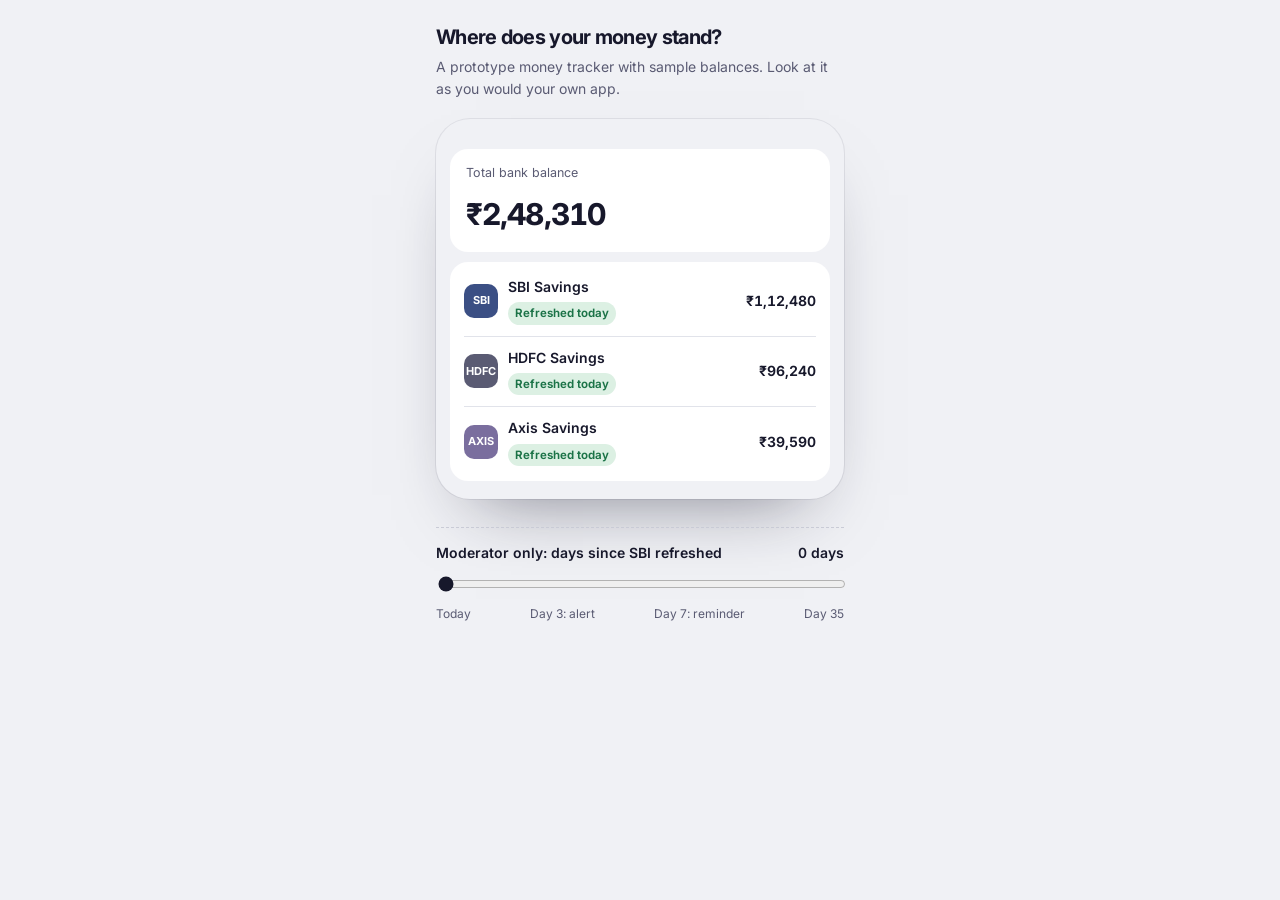
<file: fold-test.html>
<!DOCTYPE html>
<html lang="en" data-product="fold">
<head>
<meta charset="utf-8">
<meta name="viewport" content="width=device-width, initial-scale=1, viewport-fit=cover">
<meta name="robots" content="noindex">
<title>Money tracker prototype</title>
<link rel="stylesheet" href="/assets/site.css">
<link rel="stylesheet" href="/assets/case.css">
<script src="/assets/site.js" defer></script>
<script src="/assets/case.js" defer></script>
<style>
body { background: #F0F1F5; margin: 0; }
.t-wrap { max-width: 440px; margin: 0 auto; padding: 24px 16px 40px; --hero-ink: #17182B; --hero-muted: #5A5B73; }
.t-wrap h1 { font: 700 20px/1.3 "Inter Variable", system-ui, sans-serif; color: #17182B; margin: 0 0 6px; letter-spacing: -.01em; }
.t-wrap > p { font-size: 14px; color: #5A5B73; margin: 0 0 18px; }
.t-wrap .seg, .t-wrap .sim-note, .t-wrap .sim-legend { display: none; }
.t-wrap .sim-day { margin-top: 28px; padding-top: 14px; border-top: 1px dashed #C9CBD6; }
</style>
</head>
<body>
<main class="t-wrap">
<h1>Where does your money stand?</h1>
<p>A prototype money tracker with sample balances. Look at it as you would your own app.</p>
<div class="sim" data-mode="today" data-stale="false" data-sim>
  <div class="push" aria-hidden="true" data-sim-push><i>f</i><div><b data-sim-push-title>SBI hasn't updated since 28 Oct</b>Totals that include it may be out of date. Tap to retry, free.</div></div>
  <div class="sim-phone">
    <div class="seg" role="group" aria-label="Which version of Fold">
      <button type="button" aria-pressed="true" data-sim-mode="today">Fold today</button>
      <button type="button" aria-pressed="false" data-sim-mode="fix">With my fix</button>
    </div>
    <div class="sim-total">
      <div class="lbl"><span>Total bank balance</span><span class="asof" data-sim-asof>Includes data from 28 Oct</span></div>
      <div class="amt">₹2,48,310</div>
    </div>
    <div class="banner" role="status"><b data-sim-banner>SBI hasn't updated in 3 days</b>The last successful refresh was <span data-sim-last>28 Oct</span>. The bank's feed is failing, not your account.<div class="acts"><span>Retry, free</span><span>Reconnect</span></div></div>
    <div class="accts"><div class="acct"><span class="lg" style="background:#3B4F84">SBI</span><div><div class="nm">SBI Savings</div><span class="st is-stale" data-sim-st>Refreshed today</span></div><div class="bal">₹1,12,480</div></div><div class="acct"><span class="lg" style="background:#5A5B73">HDFC</span><div><div class="nm">HDFC Savings</div><span class="st">Refreshed today</span></div><div class="bal">₹96,240</div></div><div class="acct"><span class="lg" style="background:#7A6E9E">AXIS</span><div><div class="nm">Axis Savings</div><span class="st">Refreshed today</span></div><div class="bal">₹39,590</div></div></div>
  </div>
  <div class="sim-note scribble" aria-hidden="true">looks current.<br>it isn't.<svg viewBox="0 0 70 40" fill="none" stroke="currentColor" stroke-width="2.4" stroke-linecap="round" aria-hidden="true"><path d="M62 4c-10 3-26 9-36 18S12 34 6 35"/><path d="M14 30 6 35l3-9"/></svg></div>
  <div class="sim-day">
    <label for="simDay"><span>Days since SBI last refreshed</span><output for="simDay" data-sim-out>0 days</output></label>
    <input id="simDay" type="range" min="0" max="35" value="0" step="1" data-sim-range>
    <div class="sim-ticks" aria-hidden="true"><span>Today</span><span>Day 3: alert</span><span>Day 7: reminder</span><span>Day 35</span></div>
  </div>
  <p class="sim-legend">Sample balances. Dates count back from 31 Oct.</p>
</div>
</main>
<script>
(function () {
  var v = new URLSearchParams(location.search).get("v");
  var sim = document.querySelector("[data-sim]");
  sim.dataset.mode = v === "b" ? "fix" : "today";
  var d = Number(new URLSearchParams(location.search).get("days"));
  if (d >= 0 && d <= 35) document.querySelector("[data-sim-range]").value = String(d);
  document.querySelector(".sim-day label span").textContent = "Moderator only: days since SBI refreshed";
})();
</script>
</body>
</html>
</file>
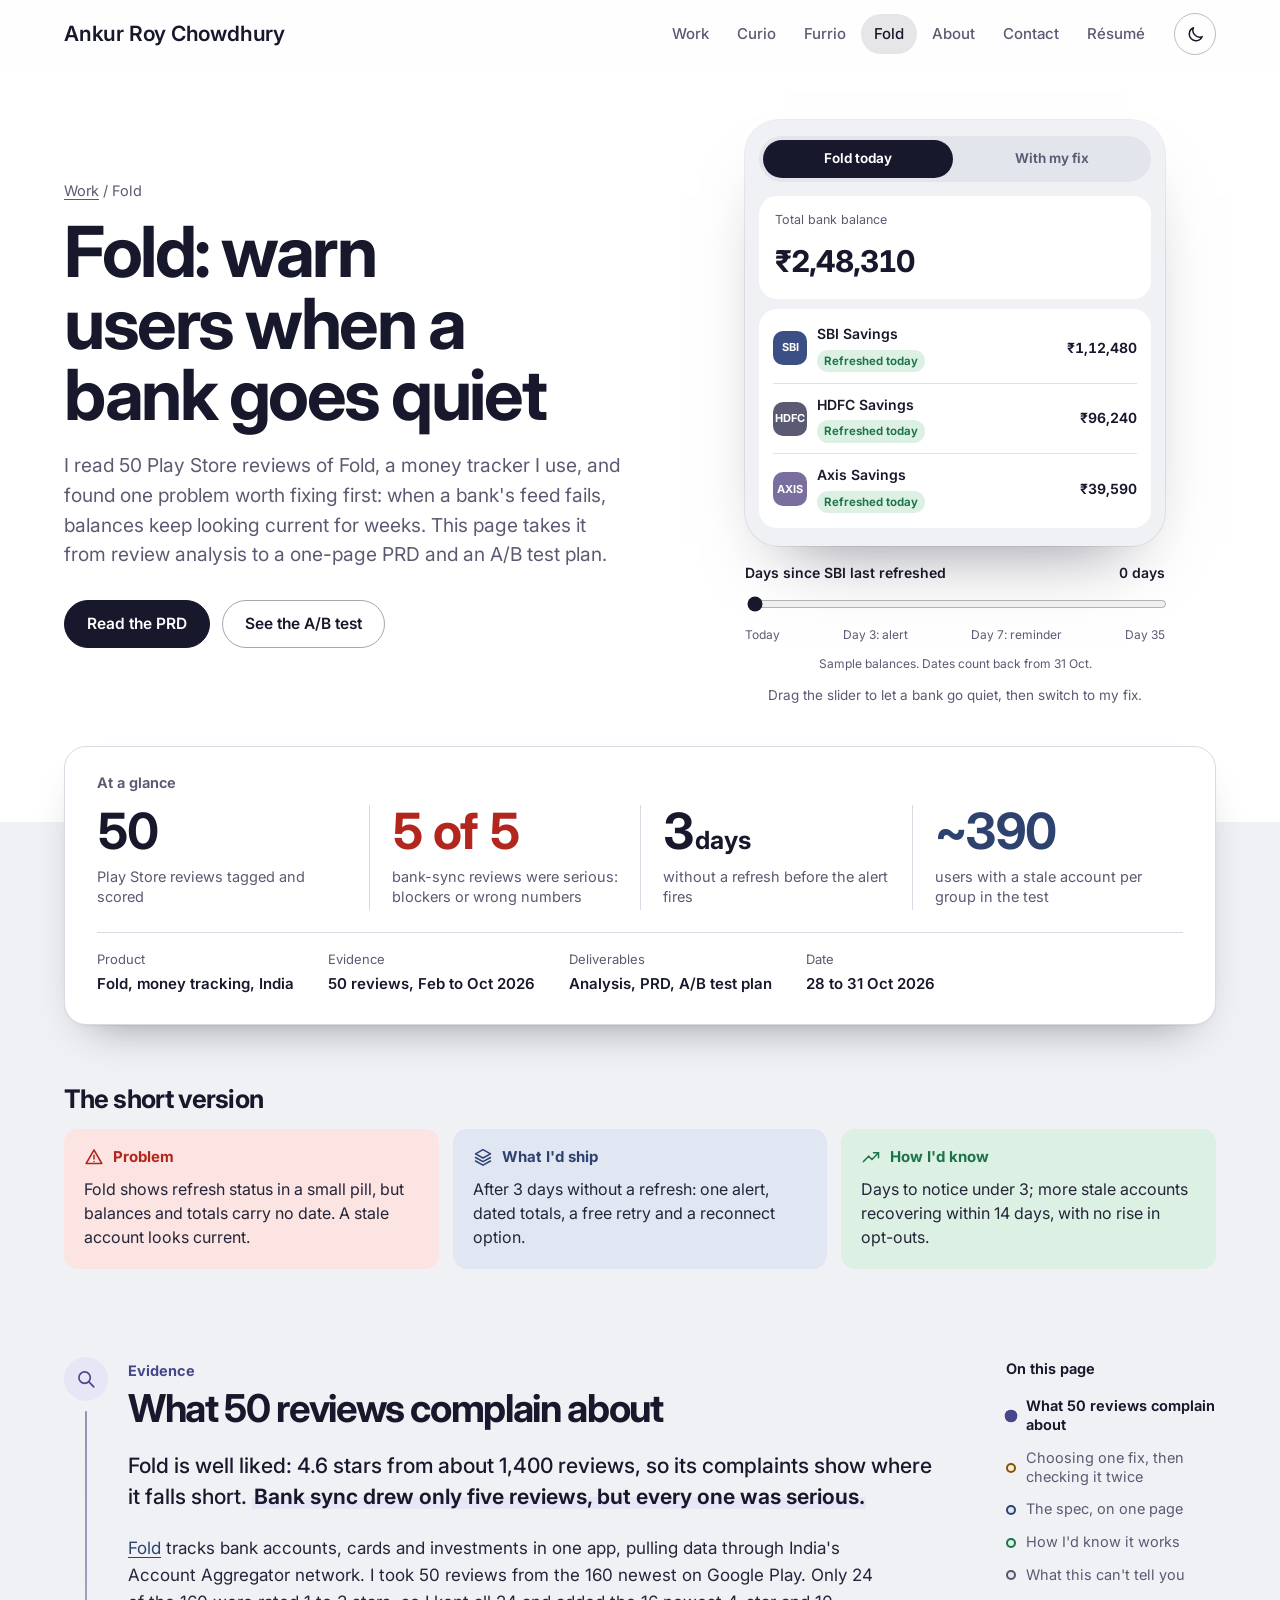
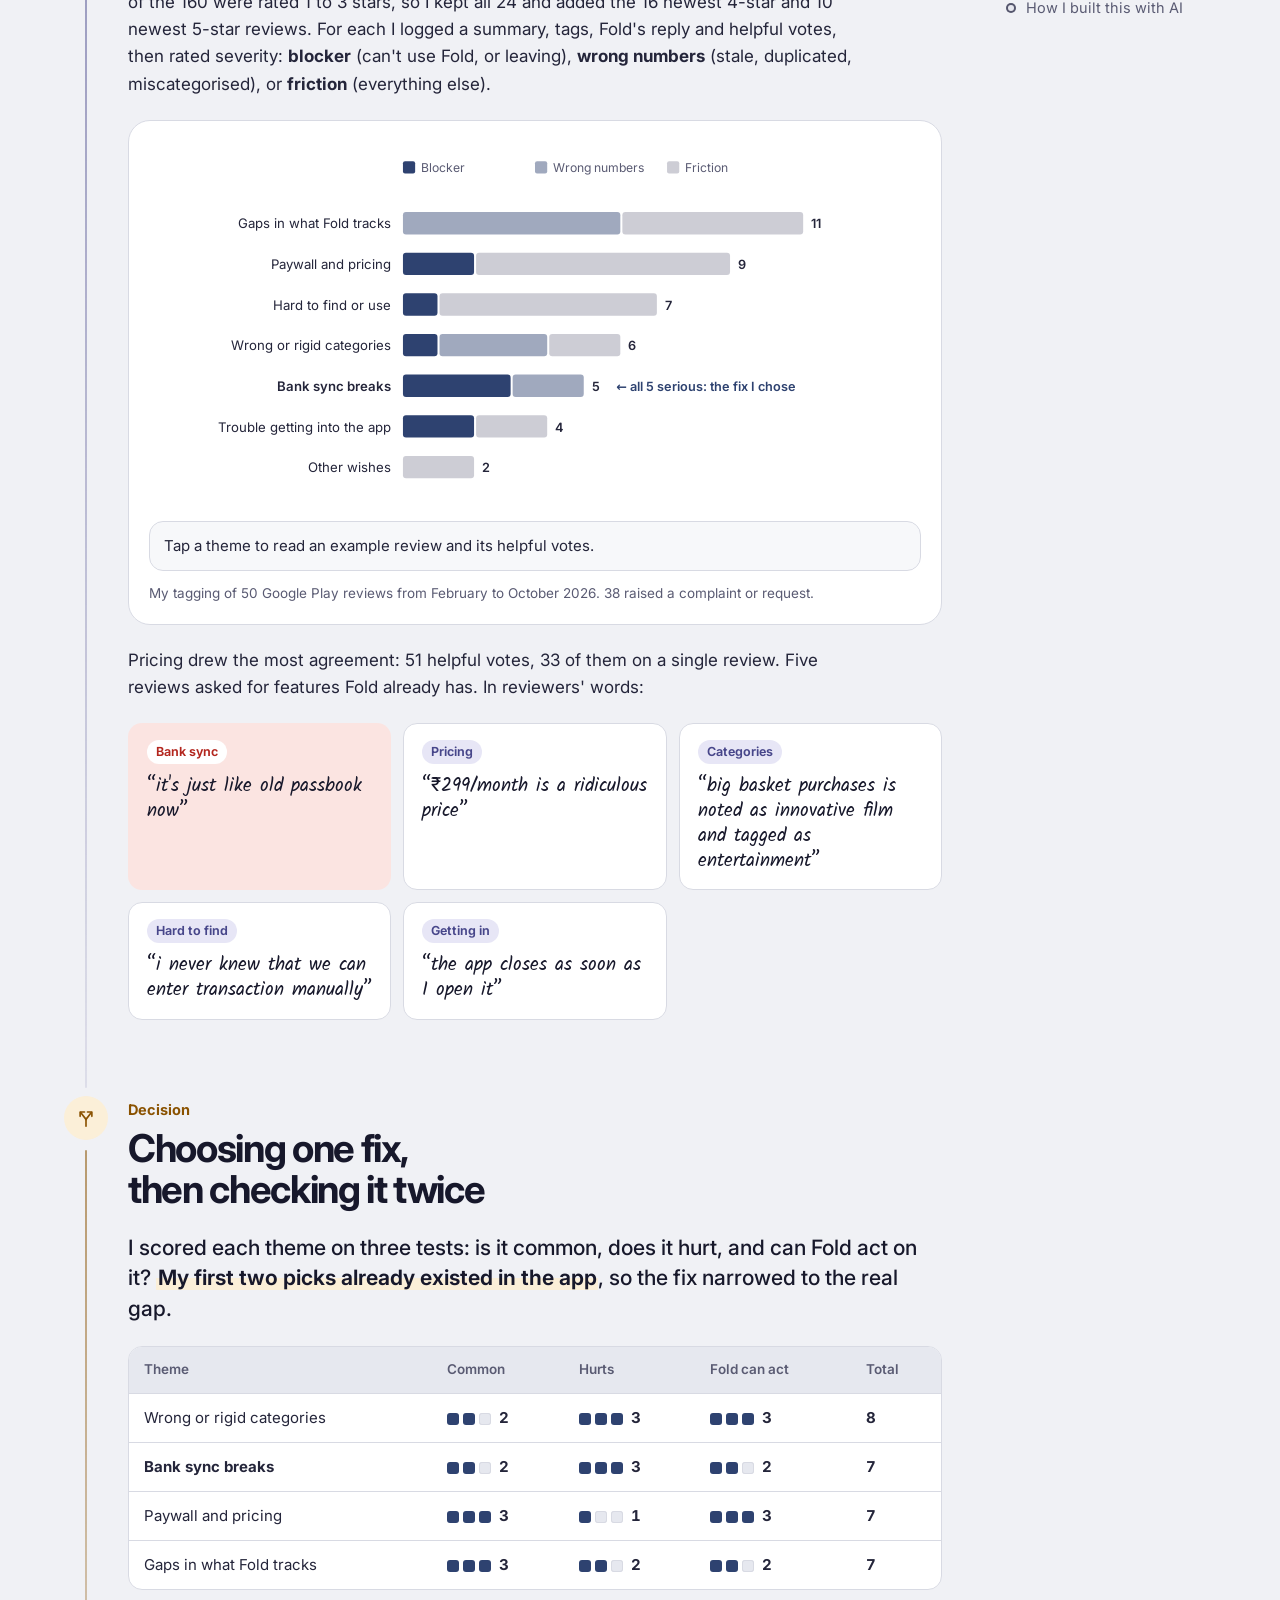
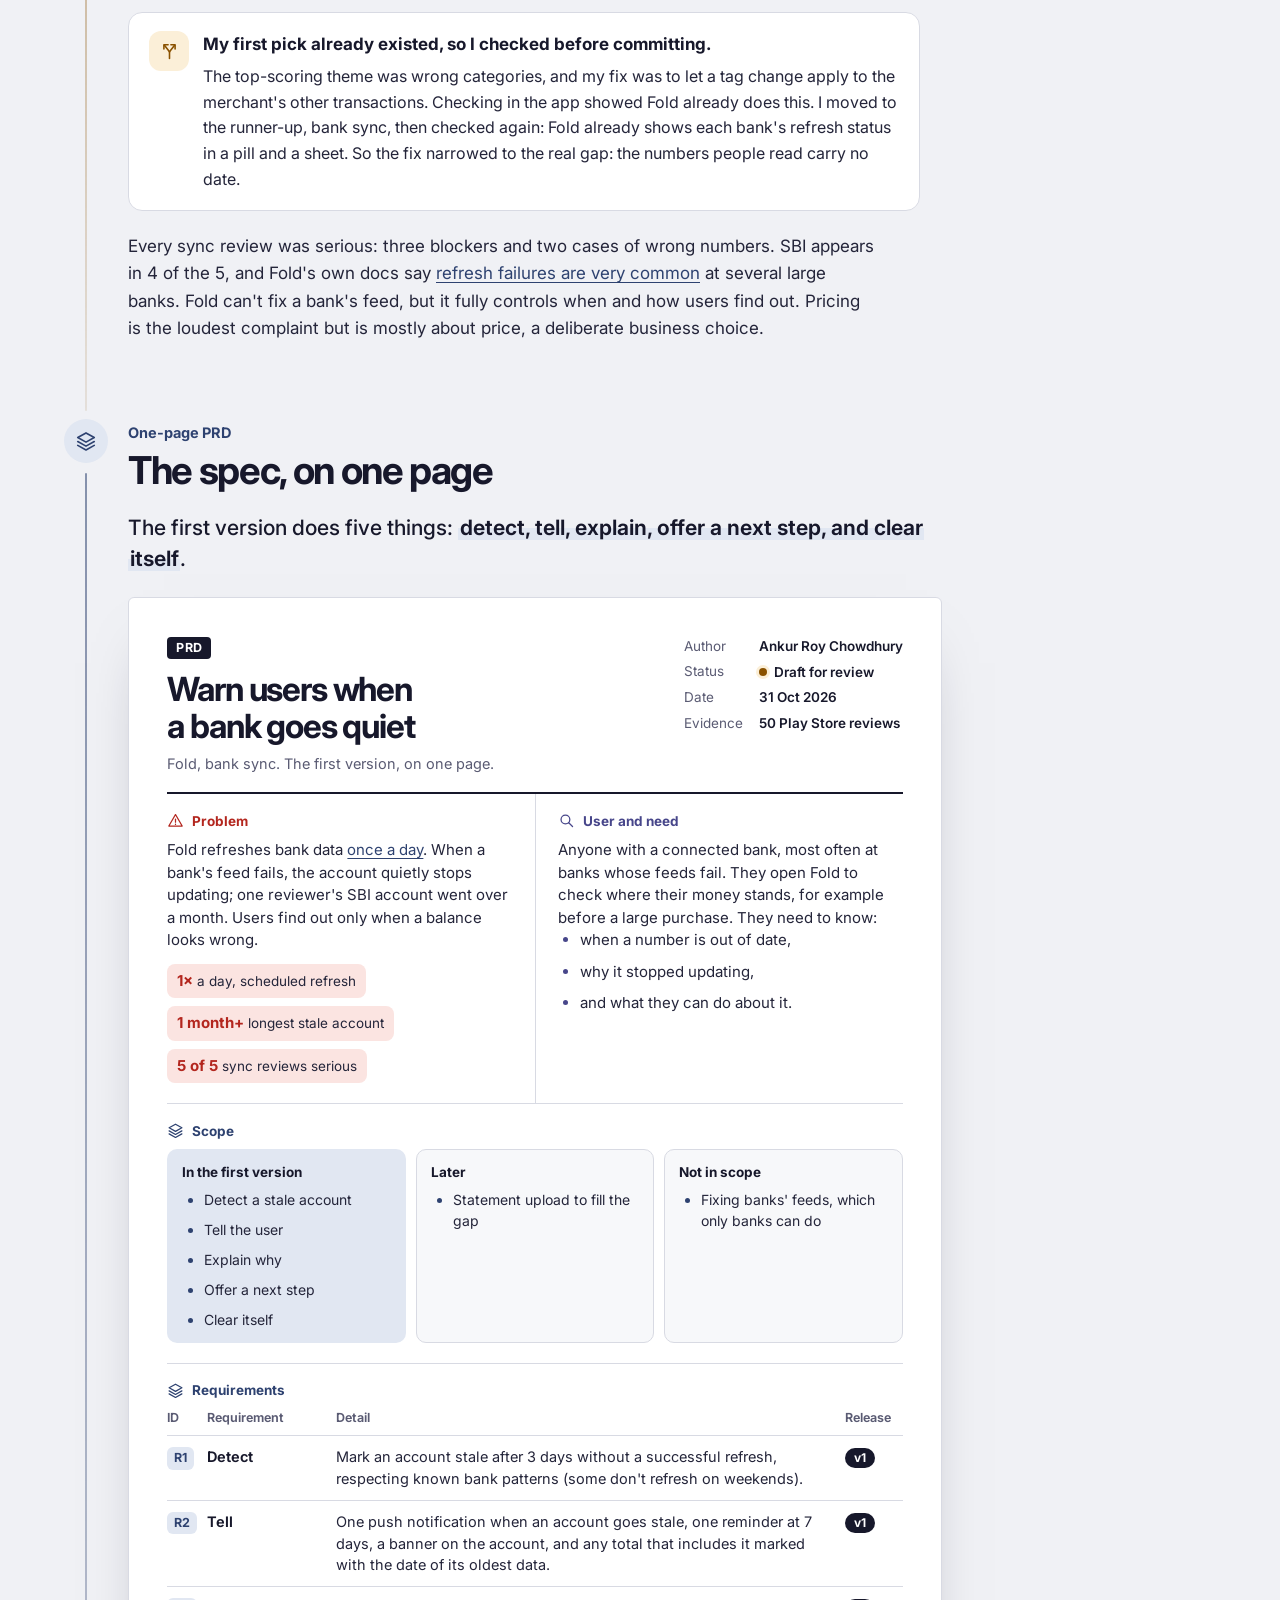
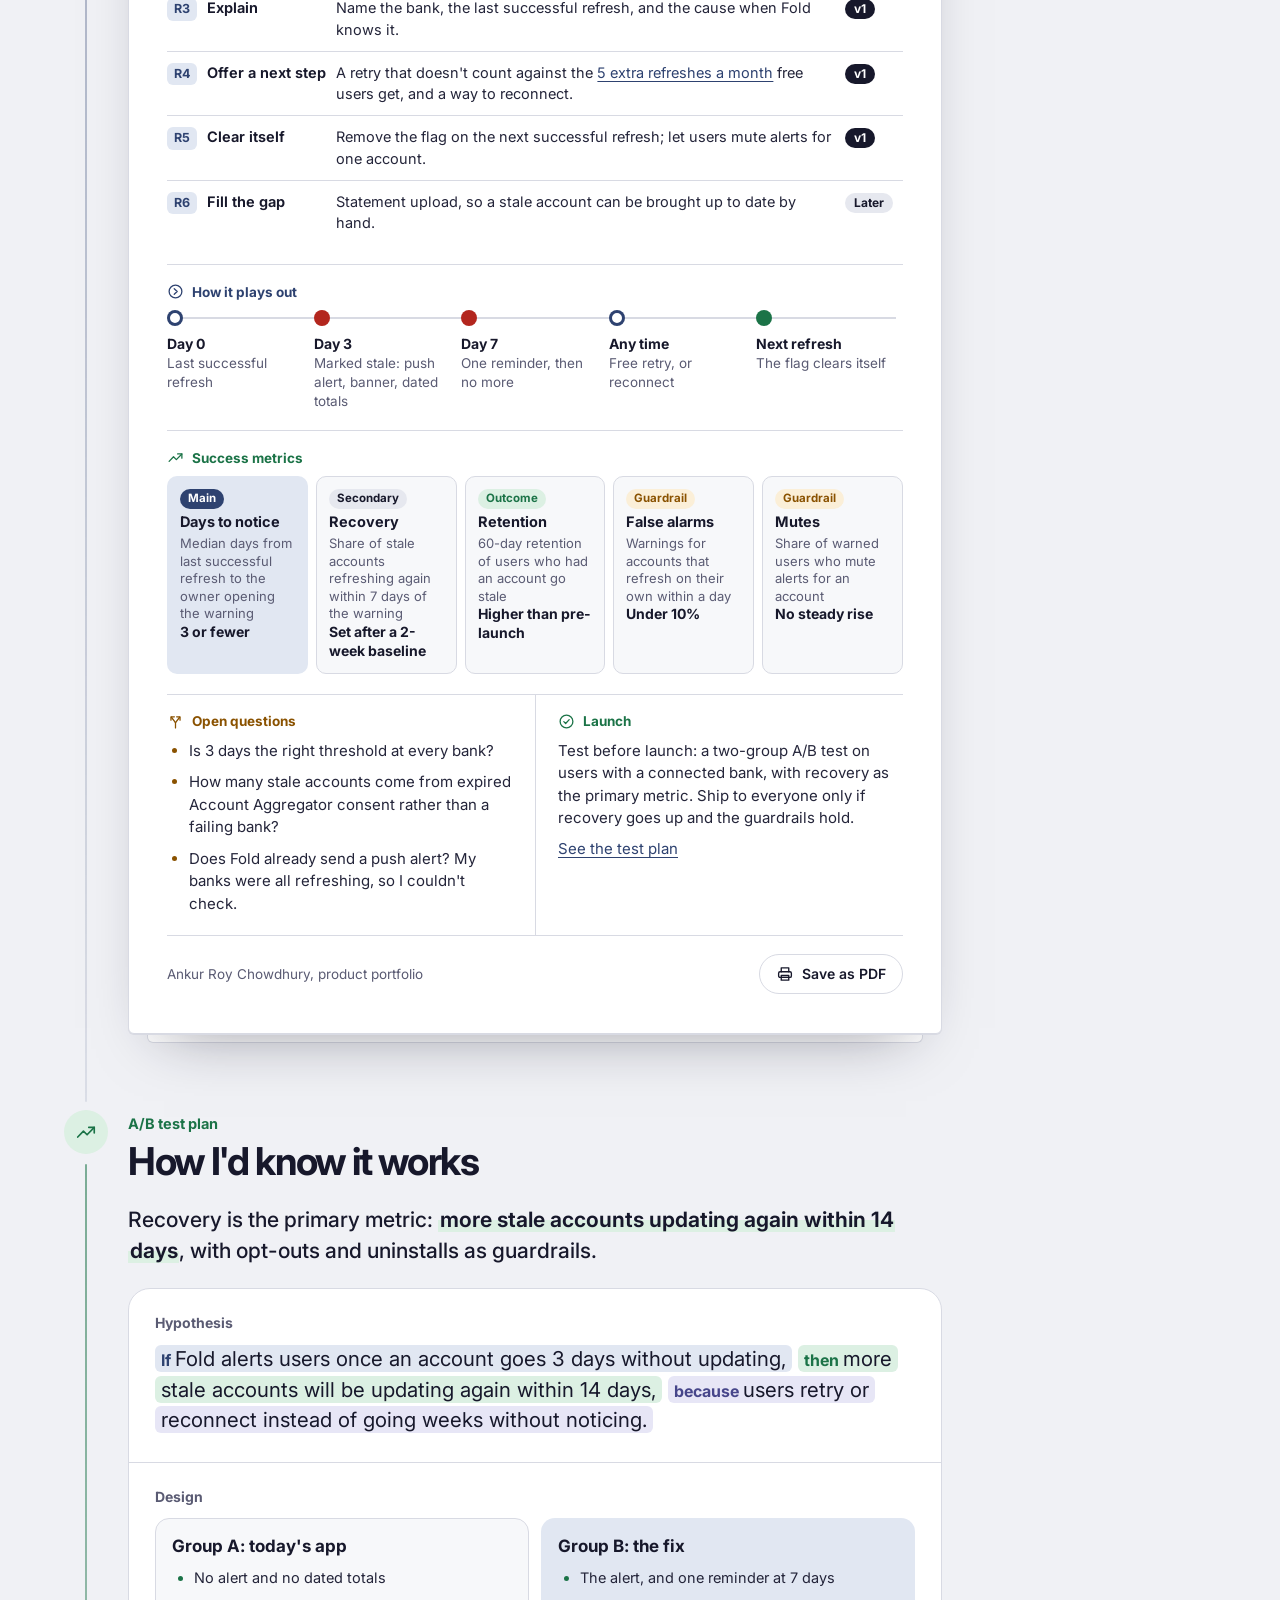
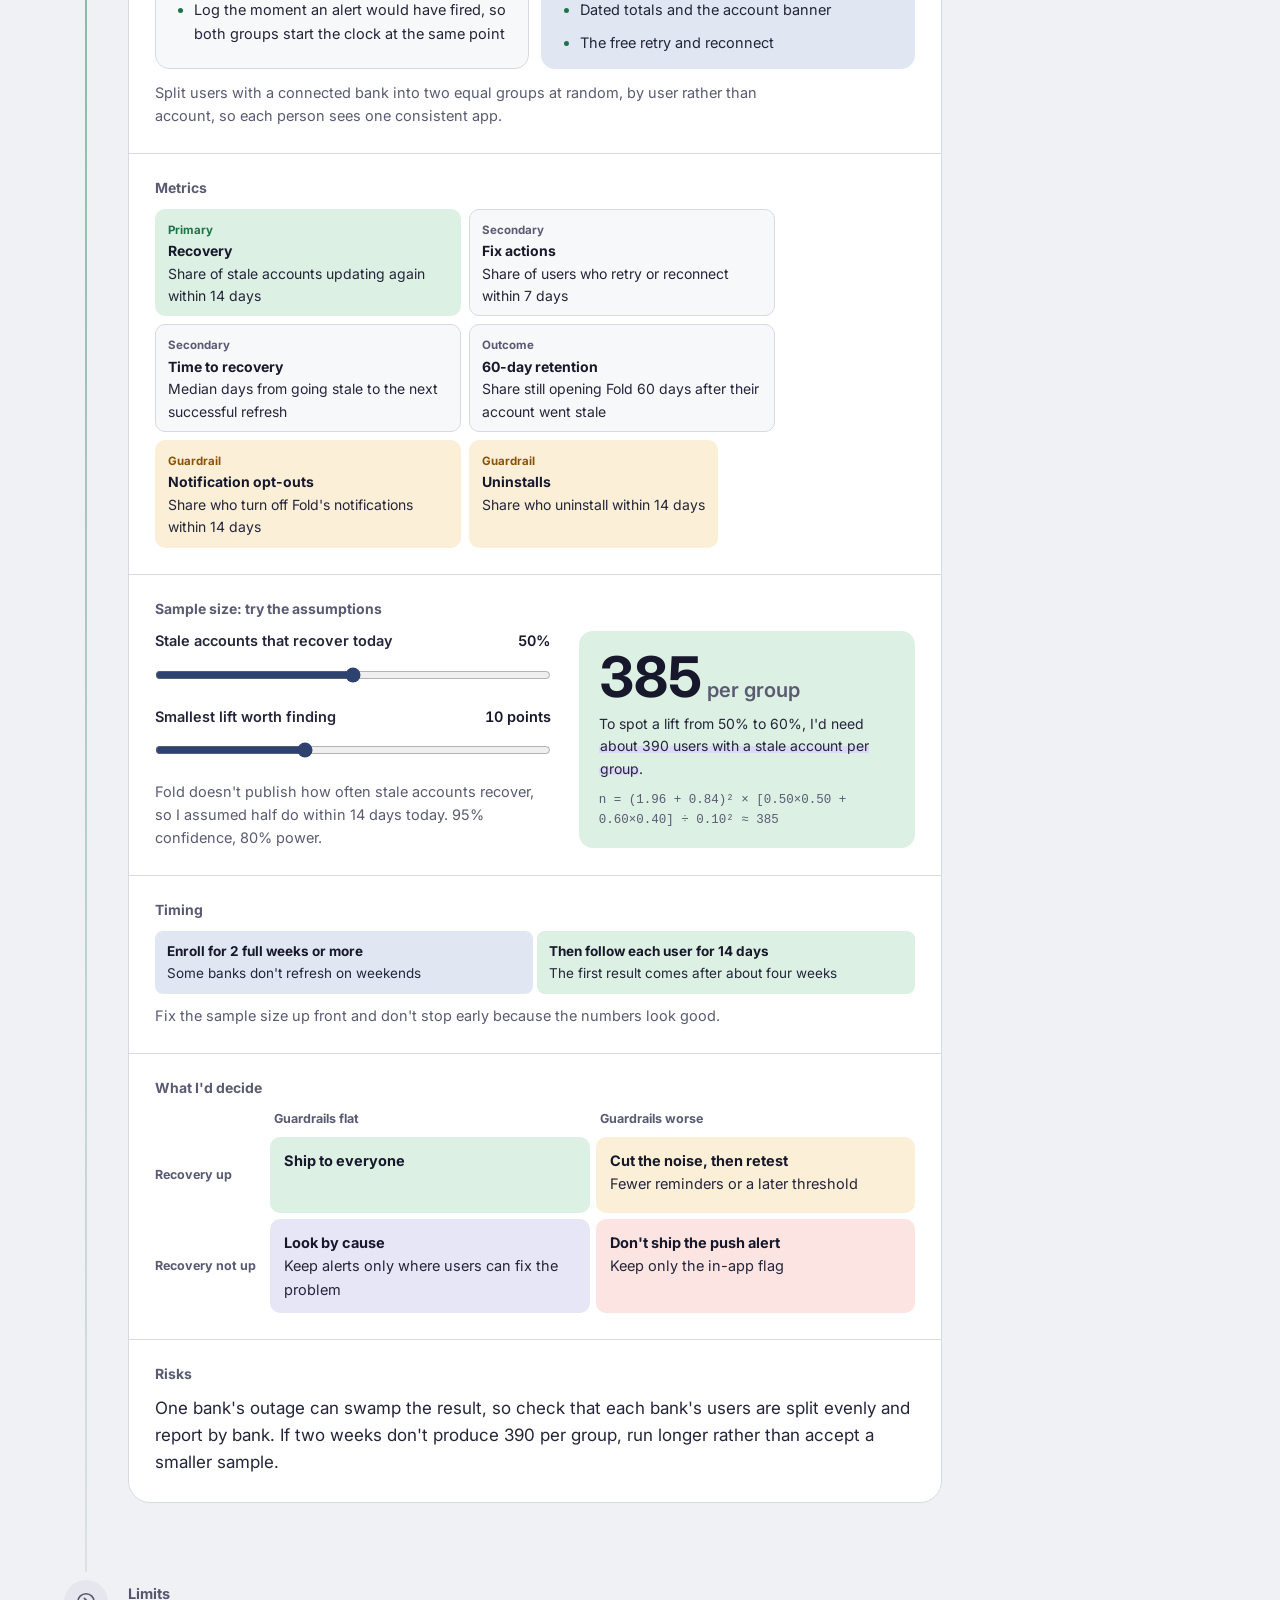
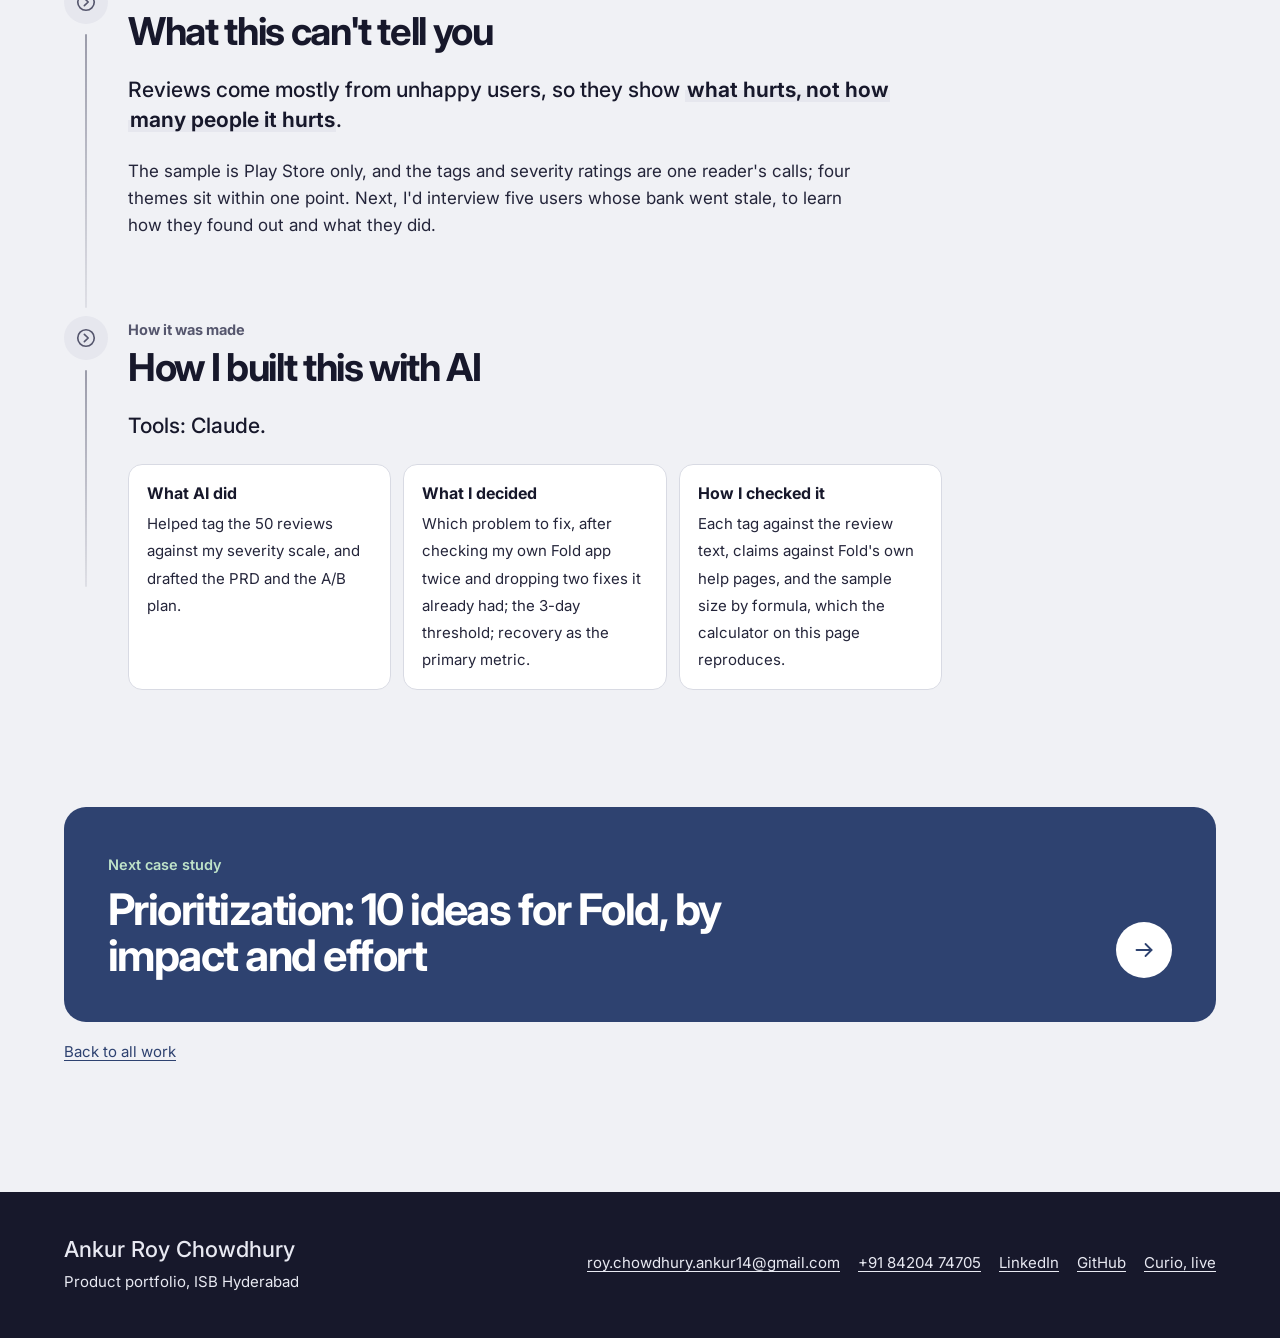
<file: fold.html>
<!DOCTYPE html>
<html lang="en" data-product="fold">
<head>
<meta charset="utf-8">
<meta name="viewport" content="width=device-width, initial-scale=1, viewport-fit=cover">
<title>Fold: review analysis, PRD and A/B test | Ankur Roy Chowdhury</title>
<meta name="description" content="From 50 Play Store reviews to a one-page PRD and an A/B test plan for Fold&#x27;s bank-sync problem.">
<meta name="author" content="Ankur Roy Chowdhury">
<meta property="og:title" content="Fold: review analysis, PRD and A/B test | Ankur Roy Chowdhury">
<meta property="og:description" content="From 50 Play Store reviews to a one-page PRD and an A/B test plan for Fold&#x27;s bank-sync problem.">
<meta property="og:type" content="website">
<meta property="og:image" content="https://ankurroychowdhury.vercel.app/assets/img/og.png">
<meta property="og:image:width" content="1200">
<meta property="og:image:height" content="630">
<meta property="og:url" content="https://ankurroychowdhury.vercel.app/fold">
<link rel="canonical" href="https://ankurroychowdhury.vercel.app/fold">
<meta name="twitter:card" content="summary_large_image">
<meta name="theme-color" content="#FFFFFF">
<link rel="icon" href="data:image/svg+xml,%3Csvg xmlns='http://www.w3.org/2000/svg' viewBox='0 0 64 64'%3E%3Crect width='64' height='64' rx='14' fill='%23192890'/%3E%3Crect x='14' y='40' width='36' height='8' rx='1' fill='%23BFFF87'/%3E%3Ctext x='32' y='45' font-family='Georgia,serif' font-size='38' font-weight='600' text-anchor='middle' fill='%23FFFFFF'%3EA%3C/text%3E%3C/svg%3E">
<link rel="apple-touch-icon" href="/assets/img/icon-180.png">
<link rel="preload" href="/assets/fonts/inter-latin.woff2" as="font" type="font/woff2" crossorigin>
<link rel="stylesheet" href="/assets/site.css">
<link rel="stylesheet" href="/assets/case.css">
<script>(function(){var r=document.documentElement;r.classList.add('js');try{var t=localStorage.getItem('theme');if(t==='dark'||t==='light')r.setAttribute('data-theme',t)}catch(e){}try{if(document.referrer&&new URL(document.referrer).origin===location.origin)r.classList.add('no-intro')}catch(e){}})();</script>
<script src="/assets/site.js" defer></script>
<script src="/assets/case.js" defer></script>
</head>
<body>
<a class="skip" href="#main">Skip to content</a>
<div class="progress" aria-hidden="true"></div>
<header class="site-head"><div class="wrap head-row">
  <a class="brand" href="/">Ankur Roy Chowdhury</a>
  <nav class="nav" aria-label="Main">
    <a href="/#work">Work</a><a href="/curio">Curio</a><a href="/furrio">Furrio</a><a href="/fold" aria-current="page">Fold</a><a href="/#about">About</a><a href="/#contact">Contact</a><a href="/Ankur_RoyChowdhury_CV.pdf">Résumé</a>
  </nav>
  <div class="tools">
    <button class="icon-btn" type="button" data-haptics-toggle hidden aria-pressed="true" aria-label="Turn haptics off"><svg viewBox="0 0 24 24" fill="none" stroke="currentColor" stroke-width="1.8" stroke-linecap="round" stroke-linejoin="round" aria-hidden="true" focusable="false"><rect x="8" y="3.5" width="8" height="17" rx="2.2"/><path class="i-wave" d="M4.6 9v6M19.4 9v6M1.9 10.6v2.8M22.1 10.6v2.8"/><path class="i-slash" d="M3.5 3.5l17 17"/></svg></button>
    <button class="icon-btn" type="button" data-theme-toggle aria-label="Switch to dark mode"><svg class="i-moon" viewBox="0 0 24 24" fill="none" stroke="currentColor" stroke-width="1.8" stroke-linecap="round" stroke-linejoin="round" aria-hidden="true" focusable="false"><path d="M20.5 14.6A8.5 8.5 0 0 1 9.4 3.5a8.5 8.5 0 1 0 11.1 11.1z"/></svg><svg class="i-sun" viewBox="0 0 24 24" fill="none" stroke="currentColor" stroke-width="1.8" stroke-linecap="round" stroke-linejoin="round" aria-hidden="true" focusable="false"><circle cx="12" cy="12" r="4.2"/><path d="M12 2.5v2.2M12 19.3v2.2M4.6 4.6l1.6 1.6M17.8 17.8l1.6 1.6M2.5 12h2.2M19.3 12h2.2M4.6 19.4l1.6-1.6M17.8 6.2l1.6-1.6"/></svg></button>
    <button class="icon-btn menu-btn" type="button" aria-haspopup="dialog" aria-expanded="false" aria-label="Open menu"><svg viewBox="0 0 24 24" fill="none" stroke="currentColor" stroke-width="1.8" stroke-linecap="round" stroke-linejoin="round" aria-hidden="true" focusable="false"><path d="M4 7.5h16M4 12h16M4 16.5h16"/></svg></button>
  </div>
</div></header>
<dialog class="menu" aria-label="Menu">
  <div class="menu-top"><a class="brand" href="/">Ankur Roy Chowdhury</a><button class="icon-btn" type="button" data-close aria-label="Close menu"><svg viewBox="0 0 24 24" fill="none" stroke="currentColor" stroke-width="1.8" stroke-linecap="round" stroke-linejoin="round" aria-hidden="true" focusable="false"><path d="M6 6l12 12M18 6 6 18"/></svg></button></div>
  <ul class="menu-list"><li style="--i:0"><a href="/curio">Curio<small>A live AI product with 120 users</small></a></li><li style="--i:1"><a href="/furrio">Furrio<small>A freelance store launch</small></a></li><li style="--i:2"><a href="/fold" aria-current="page">Fold<small>From 50 reviews to an A/B test</small></a></li><li style="--i:3"><a href="/amazon">Amazon redesign<small>A product page built for deciding</small></a></li><li style="--i:4"><a href="/kite">Kite onboarding audit<small>19 screens in 7 minutes</small></a></li><li style="--i:5"><a href="/tagger">Tagger prototype<small>An AI tagger that learns</small></a></li><li style="--i:6"><a href="/prioritization">Prioritization<small>10 ideas, 3 quick wins</small></a></li><li style="--i:7"><a href="/competitors">Competitors<small>Fold, INDmoney and CRED Money</small></a></li><li style="--i:8"><a href="/#about">About</a></li><li style="--i:9"><a href="/#contact">Contact</a></li><li style="--i:10"><a href="/Ankur_RoyChowdhury_CV.pdf">Résumé<small>One page, PDF</small></a></li></ul>
</dialog>
<main id="main">
<article class="case">
<header class="c-hero">
  <div class="wrap c-hero-grid">
    <div class="c-hero-text">
      <p class="crumb"><a href="/#work">Work</a> / Fold</p>
      <h1 class="vt-landing" style="view-transition-name: t-fold">Fold: warn users when a bank goes quiet</h1>
      <p class="dek">I read 50 Play Store reviews of Fold, a money tracker I use, and found one problem worth fixing first: when a bank's feed fails, balances keep looking current for weeks. This page takes it from review analysis to a one-page PRD and an A/B test plan.</p>
      <div class="cta"><a class="btn" href="#prd">Read the PRD</a><a class="btn ghost" href="#test">See the A/B test</a></div>
    </div>
    <div class="stage"><div class="sim" data-mode="today" data-stale="false" data-sim>
  <div class="push" aria-hidden="true" data-sim-push><i>f</i><div><b data-sim-push-title>SBI hasn't updated since 28 Oct</b>Totals that include it may be out of date. Tap to retry, free.</div></div>
  <div class="sim-phone">
    <div class="seg" role="group" aria-label="Which version of Fold">
      <button type="button" aria-pressed="true" data-sim-mode="today">Fold today</button>
      <button type="button" aria-pressed="false" data-sim-mode="fix">With my fix</button>
    </div>
    <div class="sim-total">
      <div class="lbl"><span>Total bank balance</span><span class="asof" data-sim-asof>Includes data from 28 Oct</span></div>
      <div class="amt">₹2,48,310</div>
    </div>
    <div class="banner" role="status"><b data-sim-banner>SBI hasn't updated in 3 days</b>The last successful refresh was <span data-sim-last>28 Oct</span>. The bank's feed is failing, not your account.<div class="acts"><span>Retry, free</span><span>Reconnect</span></div></div>
    <div class="accts"><div class="acct"><span class="lg" style="background:#3B4F84">SBI</span><div><div class="nm">SBI Savings</div><span class="st is-stale" data-sim-st>Refreshed today</span></div><div class="bal">₹1,12,480</div></div><div class="acct"><span class="lg" style="background:#5A5B73">HDFC</span><div><div class="nm">HDFC Savings</div><span class="st">Refreshed today</span></div><div class="bal">₹96,240</div></div><div class="acct"><span class="lg" style="background:#7A6E9E">AXIS</span><div><div class="nm">Axis Savings</div><span class="st">Refreshed today</span></div><div class="bal">₹39,590</div></div></div>
  </div>
  <div class="sim-note scribble" aria-hidden="true">looks current.<br>it isn't.<svg viewBox="0 0 70 40" fill="none" stroke="currentColor" stroke-width="2.4" stroke-linecap="round" aria-hidden="true"><path d="M62 4c-10 3-26 9-36 18S12 34 6 35"/><path d="M14 30 6 35l3-9"/></svg></div>
  <div class="sim-day">
    <label for="simDay"><span>Days since SBI last refreshed</span><output for="simDay" data-sim-out>0 days</output></label>
    <input id="simDay" type="range" min="0" max="35" value="0" step="1" data-sim-range>
    <div class="sim-ticks" aria-hidden="true"><span>Today</span><span>Day 3: alert</span><span>Day 7: reminder</span><span>Day 35</span></div>
  </div>
  <p class="sim-legend">Sample balances. Dates count back from 31 Oct.</p>
</div><p class="stage-hint">Drag the slider to let a bank go quiet, then switch to my fix.</p></div>
  </div>
</header>
<section class="glance wrap" aria-labelledby="glance-h">
  <div class="glance-card">
    <h2 class="glance-title" id="glance-h">At a glance</h2>
    <ul class="glance-stats" style="--cols:4"><li><span class="n"><span data-count="50">50</span></span><span class="l">Play Store reviews tagged and scored</span></li><li data-tone="bad"><span class="n">5 of 5</span><span class="l">bank-sync reviews were serious: blockers or wrong numbers</span></li><li><span class="n"><span data-count="3">3</span><small>days</small></span><span class="l">without a refresh before the alert fires</span></li><li data-tone="brand"><span class="n">~<span data-count="390">390</span></span><span class="l">users with a stale account per group in the test</span></li></ul>
    <dl class="glance-facts"><div><dt>Product</dt><dd>Fold, money tracking, India</dd></div><div><dt>Evidence</dt><dd>50 reviews, Feb to Oct 2026</dd></div><div><dt>Deliverables</dt><dd>Analysis, PRD, A/B test plan</dd></div><div><dt>Date</dt><dd>28 to 31 Oct 2026</dd></div></dl>
  </div>
</section>
<section class="tldr wrap" aria-labelledby="tldr-h">
  <h2 id="tldr-h">The short version</h2>
  <ul class="tldr-cards"><li data-kind="problem"><h3 class="k"><svg viewBox="0 0 24 24" fill="none" stroke="currentColor" stroke-width="1.8" stroke-linecap="round" stroke-linejoin="round" aria-hidden="true" focusable="false"><path d="M12 3.6 2.6 19.8h18.8L12 3.6z"/><path d="M12 10v4.4"/><path d="M12 17.3v.2"/></svg>Problem</h3><p>Fold shows refresh status in a small pill, but balances and totals carry no date. A stale account looks current.</p></li><li data-kind="build"><h3 class="k"><svg viewBox="0 0 24 24" fill="none" stroke="currentColor" stroke-width="1.8" stroke-linecap="round" stroke-linejoin="round" aria-hidden="true" focusable="false"><path d="m12 3.2 9 5-9 5-9-5 9-5z"/><path d="m3 12.6 9 5 9-5"/><path d="m3 16.8 9 5 9-5"/></svg>What I'd ship</h3><p>After 3 days without a refresh: one alert, dated totals, a free retry and a reconnect option.</p></li><li data-kind="result"><h3 class="k"><svg viewBox="0 0 24 24" fill="none" stroke="currentColor" stroke-width="1.8" stroke-linecap="round" stroke-linejoin="round" aria-hidden="true" focusable="false"><path d="M3 17.5 9.2 11l4 4L21 7"/><path d="M15 7h6v6"/></svg>How I'd know</h3><p>Days to notice under 3; more stale accounts recovering within 14 days, with no rise in opt-outs.</p></li></ul>
</section>
<div class="wrap case-grid">
<div class="cbody">
<section class="sec" id="reviews" data-kind="evidence" aria-labelledby="reviews-h">
  <span class="sec-ico" aria-hidden="true"><svg viewBox="0 0 24 24" fill="none" stroke="currentColor" stroke-width="1.8" stroke-linecap="round" stroke-linejoin="round" aria-hidden="true" focusable="false"><circle cx="10.5" cy="10.5" r="6.2"/><path d="m15.2 15.2 5.3 5.3"/></svg></span>
  <div class="sec-head"><p class="sec-kind">Evidence</p><h2 id="reviews-h">What 50 reviews complain about</h2></div>
  <p class="key">Fold is well liked: 4.6 stars from about 1,400 reviews, so its complaints show where it falls short. <mark>Bank sync drew only five reviews, but every one was serious.</mark></p>
  <p><a href="https://play.google.com/store/apps/details?id=money.fold.marble">Fold</a> tracks bank accounts, cards and investments in one app, pulling data through India's Account Aggregator network. I took 50 reviews from the 160 newest on Google Play. Only 24 of the 160 were rated 1 to 3 stars, so I kept all 24 and added the 16 newest 4-star and 10 newest 5-star reviews. For each I logged a summary, tags, Fold's reply and helpful votes, then rated severity: <strong>blocker</strong> (can't use Fold, or leaving), <strong>wrong numbers</strong> (stale, duplicated, miscategorised), or <strong>friction</strong> (everything else).</p>
<figure class='figure' data-pickable><svg viewBox="0 0 760 360" role="group" aria-label="Seven complaint themes in 38 Fold reviews. Bank sync has only 5 reviews, but all 5 are blockers or wrong numbers."><rect x="250" y="20" width="12" height="12" rx="2" style="fill:var(--accent)" fill-opacity="1"/><text x="268" y="31" font-size="12" font-weight="400" style="fill:var(--muted)" text-anchor="start" >Blocker</text><rect x="380" y="20" width="12" height="12" rx="2" style="fill:var(--accent)" fill-opacity="0.45"/><text x="398" y="31" font-size="12" font-weight="400" style="fill:var(--muted)" text-anchor="start" >Wrong numbers</text><rect x="510" y="20" width="12" height="12" rx="2" style="fill:var(--muted)" fill-opacity="0.3"/><text x="528" y="31" font-size="12" font-weight="400" style="fill:var(--muted)" text-anchor="start" >Friction</text><g class="pick" tabindex="0" role="button" aria-pressed="false" data-detail="Gaps in what Fold tracks: 11 reviews, with 0 blockers, 6 with wrong numbers and 5 with friction. 4 helpful votes. Example: Federal Bank cards can&#x27;t be tracked, because the bank doesn&#x27;t send transaction emails."><rect class="hit" x="6" y="61" width="748" height="40" rx="9"/><text x="238" y="86" font-size="13" font-weight="400" style="fill:var(--ink)" text-anchor="end" >Gaps in what Fold tracks</text><rect x="250" y="70" width="214" height="22" rx="3" style="fill:var(--accent)" fill-opacity="0.45"/><rect x="466" y="70" width="178" height="22" rx="3" style="fill:var(--muted)" fill-opacity="0.3"/><text x="652" y="86" font-size="12.5" font-weight="600" style="fill:var(--ink)" text-anchor="start" >11</text></g><g class="pick" tabindex="0" role="button" aria-pressed="false" data-detail="Paywall and pricing: 9 reviews, with 2 blockers, 0 with wrong numbers and 7 with friction. 51 helpful votes. Example: ₹299 a month felt too steep for expense tracking, and 33 people marked that review helpful."><rect class="hit" x="6" y="101" width="748" height="40" rx="9"/><text x="238" y="126" font-size="13" font-weight="400" style="fill:var(--ink)" text-anchor="end" >Paywall and pricing</text><rect x="250" y="110" width="70" height="22" rx="3" style="fill:var(--accent)" fill-opacity="1"/><rect x="322" y="110" width="250" height="22" rx="3" style="fill:var(--muted)" fill-opacity="0.3"/><text x="580" y="126" font-size="12.5" font-weight="600" style="fill:var(--ink)" text-anchor="start" >9</text></g><g class="pick" tabindex="0" role="button" aria-pressed="false" data-detail="Hard to find or use: 7 reviews, with 1 blocker, 0 with wrong numbers and 6 with friction. 4 helpful votes. Example: A user asked for salary-cycle months, which Fold already offers as Account In."><rect class="hit" x="6" y="141" width="748" height="40" rx="9"/><text x="238" y="166" font-size="13" font-weight="400" style="fill:var(--ink)" text-anchor="end" >Hard to find or use</text><rect x="250" y="150" width="34" height="22" rx="3" style="fill:var(--accent)" fill-opacity="1"/><rect x="286" y="150" width="214" height="22" rx="3" style="fill:var(--muted)" fill-opacity="0.3"/><text x="508" y="166" font-size="12.5" font-weight="600" style="fill:var(--ink)" text-anchor="start" >7</text></g><g class="pick" tabindex="0" role="button" aria-pressed="false" data-detail="Wrong or rigid categories: 6 reviews, with 1 blocker, 3 with wrong numbers and 2 with friction. 4 helpful votes. Example: A BigBasket order was tagged as entertainment."><rect class="hit" x="6" y="181" width="748" height="40" rx="9"/><text x="238" y="206" font-size="13" font-weight="400" style="fill:var(--ink)" text-anchor="end" >Wrong or rigid categories</text><rect x="250" y="190" width="34" height="22" rx="3" style="fill:var(--accent)" fill-opacity="1"/><rect x="286" y="190" width="106" height="22" rx="3" style="fill:var(--accent)" fill-opacity="0.45"/><rect x="394" y="190" width="70" height="22" rx="3" style="fill:var(--muted)" fill-opacity="0.3"/><text x="472" y="206" font-size="12.5" font-weight="600" style="fill:var(--ink)" text-anchor="start" >6</text></g><g class="pick" tabindex="0" role="button" aria-pressed="false" data-detail="Bank sync breaks: 5 reviews, with 3 blockers, 2 with wrong numbers and 0 with friction. 3 helpful votes. Example: An SBI account hadn&#x27;t updated in over a month."><rect class="hit" x="6" y="221" width="748" height="40" rx="9"/><text x="238" y="246" font-size="13" font-weight="600" style="fill:var(--ink)" text-anchor="end" >Bank sync breaks</text><rect x="250" y="230" width="106" height="22" rx="3" style="fill:var(--accent)" fill-opacity="1"/><rect x="358" y="230" width="70" height="22" rx="3" style="fill:var(--accent)" fill-opacity="0.45"/><text x="436" y="246" font-size="12.5" font-weight="600" style="fill:var(--ink)" text-anchor="start" >5</text><text x="460" y="246" font-size="12.5" font-weight="600" style="fill:var(--accent)" text-anchor="start" >← all 5 serious: the fix I chose</text></g><g class="pick" tabindex="0" role="button" aria-pressed="false" data-detail="Trouble getting into the app: 4 reviews, with 2 blockers, 0 with wrong numbers and 2 with friction. 0 helpful votes. Example: On a Vivo phone, the OTP button was hidden at sign-up."><rect class="hit" x="6" y="261" width="748" height="40" rx="9"/><text x="238" y="286" font-size="13" font-weight="400" style="fill:var(--ink)" text-anchor="end" >Trouble getting into the app</text><rect x="250" y="270" width="70" height="22" rx="3" style="fill:var(--accent)" fill-opacity="1"/><rect x="322" y="270" width="70" height="22" rx="3" style="fill:var(--muted)" fill-opacity="0.3"/><text x="400" y="286" font-size="12.5" font-weight="600" style="fill:var(--ink)" text-anchor="start" >4</text></g><g class="pick" tabindex="0" role="button" aria-pressed="false" data-detail="Other wishes: 2 reviews, with 0 blockers, 0 with wrong numbers and 2 with friction. 0 helpful votes. Example: A request for budgeting, which Fold says it&#x27;s building."><rect class="hit" x="6" y="301" width="748" height="40" rx="9"/><text x="238" y="326" font-size="13" font-weight="400" style="fill:var(--ink)" text-anchor="end" >Other wishes</text><rect x="250" y="310" width="70" height="22" rx="3" style="fill:var(--muted)" fill-opacity="0.3"/><text x="328" y="326" font-size="12.5" font-weight="600" style="fill:var(--ink)" text-anchor="start" >2</text></g></svg><p class='detail' aria-live='polite'>Tap a theme to read an example review and its helpful votes.</p><figcaption>My tagging of 50 Google Play reviews from February to October 2026. 38 raised a complaint or request.</figcaption></figure>
<p>Pricing drew the most agreement: 51 helpful votes, 33 of them on a single review. Five reviews asked for features Fold already has. In reviewers' words:</p>
<ul class="quotes">
  <li class="is-pick"><span class="tag">Bank sync</span><q>it's just like old passbook now</q></li>
  <li><span class="tag">Pricing</span><q>₹299/month is a ridiculous price</q></li>
  <li><span class="tag">Categories</span><q>big basket purchases is noted as innovative film and tagged as entertainment</q></li>
  <li><span class="tag">Hard to find</span><q>i never knew that we can enter transaction manually</q></li>
  <li><span class="tag">Getting in</span><q>the app closes as soon as I open it</q></li>
</ul>
</section>
<section class="sec" id="choice" data-kind="decision" aria-labelledby="choice-h">
  <span class="sec-ico" aria-hidden="true"><svg viewBox="0 0 24 24" fill="none" stroke="currentColor" stroke-width="1.8" stroke-linecap="round" stroke-linejoin="round" aria-hidden="true" focusable="false"><path d="M12 21v-7.5"/><path d="M12 13.5 6.2 6"/><path d="M12 13.5 17.8 6"/><path d="M5.6 10.2V5.4h4.8"/><path d="M18.4 10.2V5.4h-4.8"/></svg></span>
  <div class="sec-head"><p class="sec-kind">Decision</p><h2 id="choice-h">Choosing one fix, then checking it twice</h2></div>
  <p class="key">I scored each theme on three tests: is it common, does it hurt, and can Fold act on it? <mark>My first two picks already existed in the app</mark>, so the fix narrowed to the real gap.</p>
  <div class='table-wrap' tabindex='0' role='region' aria-label='Table: Theme, Common, Hurts, Fold can act, Total'><table><thead><tr><th scope='col'>Theme</th><th scope='col'>Common</th><th scope='col'>Hurts</th><th scope='col'>Fold can act</th><th scope='col'>Total</th></tr></thead><tbody><tr><td>Wrong or rigid categories</td><td class='num'><span class="meter" aria-hidden="true"><i class="on"></i><i class="on"></i><i class=""></i></span><b>2</b></td><td class='num'><span class="meter" aria-hidden="true"><i class="on"></i><i class="on"></i><i class="on"></i></span><b>3</b></td><td class='num'><span class="meter" aria-hidden="true"><i class="on"></i><i class="on"></i><i class="on"></i></span><b>3</b></td><td class='num'><strong>8</strong></td></tr><tr><td><strong>Bank sync breaks</strong></td><td class='num'><span class="meter" aria-hidden="true"><i class="on"></i><i class="on"></i><i class=""></i></span><b>2</b></td><td class='num'><span class="meter" aria-hidden="true"><i class="on"></i><i class="on"></i><i class="on"></i></span><b>3</b></td><td class='num'><span class="meter" aria-hidden="true"><i class="on"></i><i class="on"></i><i class=""></i></span><b>2</b></td><td class='num'><strong>7</strong></td></tr><tr><td>Paywall and pricing</td><td class='num'><span class="meter" aria-hidden="true"><i class="on"></i><i class="on"></i><i class="on"></i></span><b>3</b></td><td class='num'><span class="meter" aria-hidden="true"><i class="on"></i><i class=""></i><i class=""></i></span><b>1</b></td><td class='num'><span class="meter" aria-hidden="true"><i class="on"></i><i class="on"></i><i class="on"></i></span><b>3</b></td><td class='num'><strong>7</strong></td></tr><tr><td>Gaps in what Fold tracks</td><td class='num'><span class="meter" aria-hidden="true"><i class="on"></i><i class="on"></i><i class="on"></i></span><b>3</b></td><td class='num'><span class="meter" aria-hidden="true"><i class="on"></i><i class="on"></i><i class=""></i></span><b>2</b></td><td class='num'><span class="meter" aria-hidden="true"><i class="on"></i><i class="on"></i><i class=""></i></span><b>2</b></td><td class='num'><strong>7</strong></td></tr></tbody></table></div><div class="callout" data-kind="decision"><span class="c-ico" aria-hidden="true"><svg viewBox="0 0 24 24" fill="none" stroke="currentColor" stroke-width="1.8" stroke-linecap="round" stroke-linejoin="round" aria-hidden="true" focusable="false"><path d="M12 21v-7.5"/><path d="M12 13.5 6.2 6"/><path d="M12 13.5 17.8 6"/><path d="M5.6 10.2V5.4h4.8"/><path d="M18.4 10.2V5.4h-4.8"/></svg></span><strong>My first pick already existed, so I checked before committing.</strong><p>The top-scoring theme was wrong categories, and my fix was to let a tag change apply to the merchant's other transactions. Checking in the app showed Fold already does this. I moved to the runner-up, bank sync, then checked again: Fold already shows each bank's refresh status in a pill and a sheet. So the fix narrowed to the real gap: the numbers people read carry no date.</p></div><p>Every sync review was serious: three blockers and two cases of wrong numbers. SBI appears in 4 of the 5, and Fold's own docs say <a href="https://docs.fold.money/known-issues-aa/banks-supported-by-fold-last-updated">refresh failures are very common</a> at several large banks. Fold can't fix a bank's feed, but it fully controls when and how users find out. Pricing is the loudest complaint but is mostly about price, a deliberate business choice.</p>
</section>
<section class="sec" id="prd" data-kind="build" aria-labelledby="prd-h">
  <span class="sec-ico" aria-hidden="true"><svg viewBox="0 0 24 24" fill="none" stroke="currentColor" stroke-width="1.8" stroke-linecap="round" stroke-linejoin="round" aria-hidden="true" focusable="false"><path d="m12 3.2 9 5-9 5-9-5 9-5z"/><path d="m3 12.6 9 5 9-5"/><path d="m3 16.8 9 5 9-5"/></svg></span>
  <div class="sec-head"><p class="sec-kind">One-page PRD</p><h2 id="prd-h">The spec, on one page</h2></div>
  <p class="key">The first version does five things: <mark>detect, tell, explain, offer a next step, and clear itself</mark>.</p>
  <div class="prd" id="prd-sheet">
  <header class="prd-head">
    <div>
      <span class="prd-type">PRD</span>
      <h3>Warn users when a bank goes quiet</h3>
      <p class="prd-sub">Fold, bank sync. The first version, on one page.</p>
    </div>
    <dl class="prd-meta">
      <dt>Author</dt><dd>Ankur Roy Chowdhury</dd>
      <dt>Status</dt><dd><span class="status">Draft for review</span></dd>
      <dt>Date</dt><dd>31 Oct 2026</dd>
      <dt>Evidence</dt><dd>50 Play Store reviews</dd>
    </dl>
  </header>
  <div class="prd-grid">
    <section class="prd-block" data-kind="problem">
      <h4><svg viewBox="0 0 24 24" fill="none" stroke="currentColor" stroke-width="1.8" stroke-linecap="round" stroke-linejoin="round" aria-hidden="true" focusable="false"><path d="M12 3.6 2.6 19.8h18.8L12 3.6z"/><path d="M12 10v4.4"/><path d="M12 17.3v.2"/></svg>Problem</h4>
      <p>Fold refreshes bank data <a href="https://help.fold.money/hc/en-us/articles/21755140559762-How-frequently-is-my-bank-data-refreshed">once a day</a>. When a bank's feed fails, the account quietly stops updating; one reviewer's SBI account went over a month. Users find out only when a balance looks wrong.</p>
      <div class="prd-stats"><span><b>1×</b>a day, scheduled refresh</span><span><b>1 month+</b>longest stale account</span><span><b>5 of 5</b>sync reviews serious</span></div>
    </section>
    <section class="prd-block" data-kind="evidence">
      <h4><svg viewBox="0 0 24 24" fill="none" stroke="currentColor" stroke-width="1.8" stroke-linecap="round" stroke-linejoin="round" aria-hidden="true" focusable="false"><circle cx="10.5" cy="10.5" r="6.2"/><path d="m15.2 15.2 5.3 5.3"/></svg>User and need</h4>
      <p>Anyone with a connected bank, most often at banks whose feeds fail. They open Fold to check where their money stands, for example before a large purchase. They need to know:</p>
      <ul><li>when a number is out of date,</li><li>why it stopped updating,</li><li>and what they can do about it.</li></ul>
    </section>
    <section class="prd-block span-2" data-kind="build">
      <h4><svg viewBox="0 0 24 24" fill="none" stroke="currentColor" stroke-width="1.8" stroke-linecap="round" stroke-linejoin="round" aria-hidden="true" focusable="false"><path d="m12 3.2 9 5-9 5-9-5 9-5z"/><path d="m3 12.6 9 5 9-5"/><path d="m3 16.8 9 5 9-5"/></svg>Scope</h4>
      <div class="scope">
        <div><b>In the first version</b><ul><li>Detect a stale account</li><li>Tell the user</li><li>Explain why</li><li>Offer a next step</li><li>Clear itself</li></ul></div>
        <div><b>Later</b><ul><li>Statement upload to fill the gap</li></ul></div>
        <div><b>Not in scope</b><ul><li>Fixing banks' feeds, which only banks can do</li></ul></div>
      </div>
    </section>
    <section class="prd-block span-2" data-kind="build">
      <h4><svg viewBox="0 0 24 24" fill="none" stroke="currentColor" stroke-width="1.8" stroke-linecap="round" stroke-linejoin="round" aria-hidden="true" focusable="false"><path d="m12 3.2 9 5-9 5-9-5 9-5z"/><path d="m3 12.6 9 5 9-5"/><path d="m3 16.8 9 5 9-5"/></svg>Requirements</h4>
      <div class="req-wrap" tabindex="0" role="region" aria-label="Requirements">
      <table class="req"><thead><tr><th scope="col">ID</th><th scope="col">Requirement</th><th scope="col">Detail</th><th scope="col">Release</th></tr></thead><tbody><tr><td><span class="id">R1</span></td><td class="name">Detect</td><td>Mark an account stale after 3 days without a successful refresh, respecting known bank patterns (some don't refresh on weekends).</td><td><span class="prio p0">v1</span></td></tr><tr><td><span class="id">R2</span></td><td class="name">Tell</td><td>One push notification when an account goes stale, one reminder at 7 days, a banner on the account, and any total that includes it marked with the date of its oldest data.</td><td><span class="prio p0">v1</span></td></tr><tr><td><span class="id">R3</span></td><td class="name">Explain</td><td>Name the bank, the last successful refresh, and the cause when Fold knows it.</td><td><span class="prio p0">v1</span></td></tr><tr><td><span class="id">R4</span></td><td class="name">Offer a next step</td><td>A retry that doesn't count against the <a href="https://help.fold.money/hc/en-us/articles/22621823226386-What-are-Ad-hoc-refreshes">5 extra refreshes a month</a> free users get, and a way to reconnect.</td><td><span class="prio p0">v1</span></td></tr><tr><td><span class="id">R5</span></td><td class="name">Clear itself</td><td>Remove the flag on the next successful refresh; let users mute alerts for one account.</td><td><span class="prio p0">v1</span></td></tr><tr><td><span class="id">R6</span></td><td class="name">Fill the gap</td><td>Statement upload, so a stale account can be brought up to date by hand.</td><td><span class="prio p1">Later</span></td></tr></tbody></table>
      </div>
    </section>
    <section class="prd-block span-2" data-kind="build">
      <h4><svg viewBox="0 0 24 24" fill="none" stroke="currentColor" stroke-width="1.8" stroke-linecap="round" stroke-linejoin="round" aria-hidden="true" focusable="false"><circle cx="12" cy="12" r="9"/><path d="m10.2 8 4.2 4-4.2 4"/></svg>How it plays out</h4>
      <ol class="timeline">
        <li><b>Day 0</b>Last successful refresh</li>
        <li class="is-alert"><b>Day 3</b>Marked stale: push alert, banner, dated totals</li>
        <li class="is-alert"><b>Day 7</b>One reminder, then no more</li>
        <li><b>Any time</b>Free retry, or reconnect</li>
        <li class="is-good"><b>Next refresh</b>The flag clears itself</li>
      </ol>
    </section>
    <section class="prd-block span-2" data-kind="result">
      <h4><svg viewBox="0 0 24 24" fill="none" stroke="currentColor" stroke-width="1.8" stroke-linecap="round" stroke-linejoin="round" aria-hidden="true" focusable="false"><path d="M3 17.5 9.2 11l4 4L21 7"/><path d="M15 7h6v6"/></svg>Success metrics</h4>
      <div class="mtiles"><div class="mtile main"><span class="role">Main</span><b>Days to notice</b><span class="tg">Median days from last successful refresh to the owner opening the warning<strong>3 or fewer</strong></span></div><div class="mtile "><span class="role">Secondary</span><b>Recovery</b><span class="tg">Share of stale accounts refreshing again within 7 days of the warning<strong>Set after a 2-week baseline</strong></span></div><div class="mtile outcome"><span class="role">Outcome</span><b>Retention</b><span class="tg">60-day retention of users who had an account go stale<strong>Higher than pre-launch</strong></span></div><div class="mtile guard"><span class="role">Guardrail</span><b>False alarms</b><span class="tg">Warnings for accounts that refresh on their own within a day<strong>Under 10%</strong></span></div><div class="mtile guard"><span class="role">Guardrail</span><b>Mutes</b><span class="tg">Share of warned users who mute alerts for an account<strong>No steady rise</strong></span></div></div>
    </section>
    <section class="prd-block" data-kind="decision">
      <h4><svg viewBox="0 0 24 24" fill="none" stroke="currentColor" stroke-width="1.8" stroke-linecap="round" stroke-linejoin="round" aria-hidden="true" focusable="false"><path d="M12 21v-7.5"/><path d="M12 13.5 6.2 6"/><path d="M12 13.5 17.8 6"/><path d="M5.6 10.2V5.4h4.8"/><path d="M18.4 10.2V5.4h-4.8"/></svg>Open questions</h4>
      <ul>
        <li>Is 3 days the right threshold at every bank?</li>
        <li>How many stale accounts come from expired Account Aggregator consent rather than a failing bank?</li>
        <li>Does Fold already send a push alert? My banks were all refreshing, so I couldn't check.</li>
      </ul>
    </section>
    <section class="prd-block" data-kind="result">
      <h4><svg viewBox="0 0 24 24" fill="none" stroke="currentColor" stroke-width="1.8" stroke-linecap="round" stroke-linejoin="round" aria-hidden="true" focusable="false"><circle cx="12" cy="12" r="9"/><path d="m8.2 12.2 2.6 2.6 5-5.4"/></svg>Launch</h4>
      <p>Test before launch: a two-group A/B test on users with a connected bank, with recovery as the primary metric. Ship to everyone only if recovery goes up and the guardrails hold.</p>
      <p><a href="#test">See the test plan</a></p>
    </section>
  </div>
  <footer class="prd-foot">
    <span>Ankur Roy Chowdhury, product portfolio</span>
    <span class="btns"><button type="button" class="btn ghost sm" data-print-prd><svg viewBox="0 0 24 24" fill="none" stroke="currentColor" stroke-width="1.8" stroke-linecap="round" stroke-linejoin="round" aria-hidden="true" focusable="false"><path d="M7 9V3.8h10V9"/><rect x="3.5" y="9" width="17" height="7.5" rx="2"/><path d="M7 14h10v6.2H7z"/></svg>Save as PDF</button></span>
  </footer>
</div>
</section>
<section class="sec" id="test" data-kind="result" aria-labelledby="test-h">
  <span class="sec-ico" aria-hidden="true"><svg viewBox="0 0 24 24" fill="none" stroke="currentColor" stroke-width="1.8" stroke-linecap="round" stroke-linejoin="round" aria-hidden="true" focusable="false"><path d="M3 17.5 9.2 11l4 4L21 7"/><path d="M15 7h6v6"/></svg></span>
  <div class="sec-head"><p class="sec-kind">A/B test plan</p><h2 id="test-h">How I'd know it works</h2></div>
  <p class="key">Recovery is the primary metric: <mark>more stale accounts updating again within 14 days</mark>, with opt-outs and uninstalls as guardrails.</p>
  <div class="xp">
  <div class="xp-part">
    <h3>Hypothesis</h3>
    <p class="hyp"><span class="if"><i>If</i>Fold alerts users once an account goes 3 days without updating,</span> <span class="then"><i>then</i>more stale accounts will be updating again within 14 days,</span> <span class="because"><i>because</i>users retry or reconnect instead of going weeks without noticing.</span></p>
  </div>
  <div class="xp-part">
    <h3>Design</h3>
    <div class="arms">
      <div class="arm"><b>Group A: today's app</b><ul><li>No alert and no dated totals</li><li>Log the moment an alert would have fired, so both groups start the clock at the same point</li></ul></div>
      <div class="arm b"><b>Group B: the fix</b><ul><li>The alert, and one reminder at 7 days</li><li>Dated totals and the account banner</li><li>The free retry and reconnect</li></ul></div>
    </div>
    <p class="note-line" style="margin-top:12px">Split users with a connected bank into two equal groups at random, by user rather than account, so each person sees one consistent app.</p>
  </div>
  <div class="xp-part">
    <h3>Metrics</h3>
    <div class="mrow"><div class="mchip primary"><span class="r">Primary</span><b>Recovery</b>Share of stale accounts updating again within 14 days</div><div class="mchip "><span class="r">Secondary</span><b>Fix actions</b>Share of users who retry or reconnect within 7 days</div><div class="mchip "><span class="r">Secondary</span><b>Time to recovery</b>Median days from going stale to the next successful refresh</div><div class="mchip "><span class="r">Outcome</span><b>60-day retention</b>Share still opening Fold 60 days after their account went stale</div><div class="mchip guard"><span class="r">Guardrail</span><b>Notification opt-outs</b>Share who turn off Fold's notifications within 14 days</div><div class="mchip guard"><span class="r">Guardrail</span><b>Uninstalls</b>Share who uninstall within 14 days</div></div>
  </div>
  <div class="xp-part">
    <h3>Sample size: try the assumptions</h3>
    <div class="calc" data-calc>
      <div>
        <label for="calcBase">Stale accounts that recover today <output data-calc-base-out for="calcBase">50%</output></label>
        <input id="calcBase" type="range" min="20" max="80" step="5" value="50" data-calc-base>
        <label for="calcLift">Smallest lift worth finding <output data-calc-lift-out for="calcLift">10 points</output></label>
        <input id="calcLift" type="range" min="4" max="20" step="1" value="10" data-calc-lift>
        <p class="note-line">Fold doesn't publish how often stale accounts recover, so I assumed half do within 14 days today. 95% confidence, 80% power.</p>
      </div>
      <div class="calc-out" aria-live="polite">
        <div class="big"><span data-calc-n>385</span><small>per group</small></div>
        <p data-calc-say>To spot a lift from 50% to 60%, I'd need <span class="hl">about 390 users with a stale account per group</span>.</p>
        <code data-calc-formula>n = (1.96 + 0.84)² × [0.50×0.50 + 0.60×0.40] ÷ 0.10² ≈ 385</code>
      </div>
    </div>
  </div>
  <div class="xp-part">
    <h3>Timing</h3>
    <div class="span"><div><b>Enroll for 2 full weeks or more</b>Some banks don't refresh on weekends</div><div><b>Then follow each user for 14 days</b>The first result comes after about four weeks</div></div>
    <p class="note-line" style="margin-top:10px">Fix the sample size up front and don't stop early because the numbers look good.</p>
  </div>
  <div class="xp-part">
    <h3>What I'd decide</h3>
    <div class="decide">
      <span class="ax blank"></span><span class="ax">Guardrails flat</span><span class="ax">Guardrails worse</span>
      <span class="ay">Recovery up</span><div class="cell ship"><b>Ship to everyone</b></div><div class="cell tune"><b>Cut the noise, then retest</b>Fewer reminders or a later threshold</div>
      <span class="ay">Recovery not up</span><div class="cell look"><b>Look by cause</b>Keep alerts only where users can fix the problem</div><div class="cell stop"><b>Don't ship the push alert</b>Keep only the in-app flag</div>
    </div>
  </div>
  <div class="xp-part">
    <h3>Risks</h3>
    <p>One bank's outage can swamp the result, so check that each bank's users are split evenly and report by bank. If two weeks don't produce 390 per group, run longer rather than accept a smaller sample.</p>
  </div>
</div>
</section>
<section class="sec" id="limits" data-kind="next" aria-labelledby="limits-h">
  <span class="sec-ico" aria-hidden="true"><svg viewBox="0 0 24 24" fill="none" stroke="currentColor" stroke-width="1.8" stroke-linecap="round" stroke-linejoin="round" aria-hidden="true" focusable="false"><circle cx="12" cy="12" r="9"/><path d="m10.2 8 4.2 4-4.2 4"/></svg></span>
  <div class="sec-head"><p class="sec-kind">Limits</p><h2 id="limits-h">What this can't tell you</h2></div>
  <p class="key">Reviews come mostly from unhappy users, so they show <mark>what hurts, not how many people it hurts</mark>.</p>
  <p>The sample is Play Store only, and the tags and severity ratings are one reader's calls; four themes sit within one point. Next, I'd interview five users whose bank went stale, to learn how they found out and what they did.</p>
</section>
<section class="sec" id="built-with-ai" data-kind="next" aria-labelledby="built-with-ai-h">
  <span class="sec-ico" aria-hidden="true"><svg viewBox="0 0 24 24" fill="none" stroke="currentColor" stroke-width="1.8" stroke-linecap="round" stroke-linejoin="round" aria-hidden="true" focusable="false"><circle cx="12" cy="12" r="9"/><path d="m10.2 8 4.2 4-4.2 4"/></svg></span>
  <div class="sec-head"><p class="sec-kind">How it was made</p><h2 id="built-with-ai-h">How I built this with AI</h2></div>
  <p class="key">Tools: Claude.</p>
  <ul class="tiles three"><li><b>What AI did</b><span>Helped tag the 50 reviews against my severity scale, and drafted the PRD and the A/B plan.</span></li><li><b>What I decided</b><span>Which problem to fix, after checking my own Fold app twice and dropping two fixes it already had; the 3-day threshold; recovery as the primary metric.</span></li><li><b>How I checked it</b><span>Each tag against the review text, claims against Fold's own help pages, and the sample size by formula, which the calculator on this page reproduces.</span></li></ul>
</section>
</div>
<nav class="toc" aria-label="On this page"><p>On this page</p><ul><li data-kind="evidence"><a href="#reviews">What 50 reviews complain about</a></li><li data-kind="decision"><a href="#choice">Choosing one fix, then checking it twice</a></li><li data-kind="build"><a href="#prd">The spec, on one page</a></li><li data-kind="result"><a href="#test">How I&#x27;d know it works</a></li><li data-kind="next"><a href="#limits">What this can&#x27;t tell you</a></li><li data-kind="next"><a href="#built-with-ai">How I built this with AI</a></li></ul></nav>
</div>
<div class="wrap">
  <a class="door" href="/prioritization" style="--door-bg:#2E4270;--door-ink:#FFFFFF;--door-accent:#BFE3C9;--door-font:'Inter Variable', system-ui, sans-serif;--door-weight:700">
    <div><span>Next case study</span><strong data-vt="prioritization">Prioritization: 10 ideas for Fold, by impact and effort</strong></div>
    <span class="go" aria-hidden="true"><svg viewBox="0 0 24 24" fill="none" stroke="currentColor" stroke-width="1.8" stroke-linecap="round" stroke-linejoin="round" aria-hidden="true" focusable="false"><path d="M4.5 12h15"/><path d="m13.5 6 6 6-6 6"/></svg></span>
  </a>
  <p class="back-row"><a href="/#work">Back to all work</a></p>
</div>
</article>
</main>
<footer class="site-foot"><div class="wrap">
  <div><strong>Ankur Roy Chowdhury</strong><span>Product portfolio, ISB Hyderabad</span></div>
  <div class="foot-links"><a href="mailto:roy.chowdhury.ankur14@gmail.com">roy.chowdhury.ankur14@gmail.com</a><a href="tel:+918420474705">+91 84204 74705</a><a href="https://www.linkedin.com/in/ankurrc/">LinkedIn</a><a href="https://github.com/arcy1410">GitHub</a><a href="https://curio-three-iota.vercel.app/">Curio, live</a></div>
</div></footer>
</body>
</html>
</file>
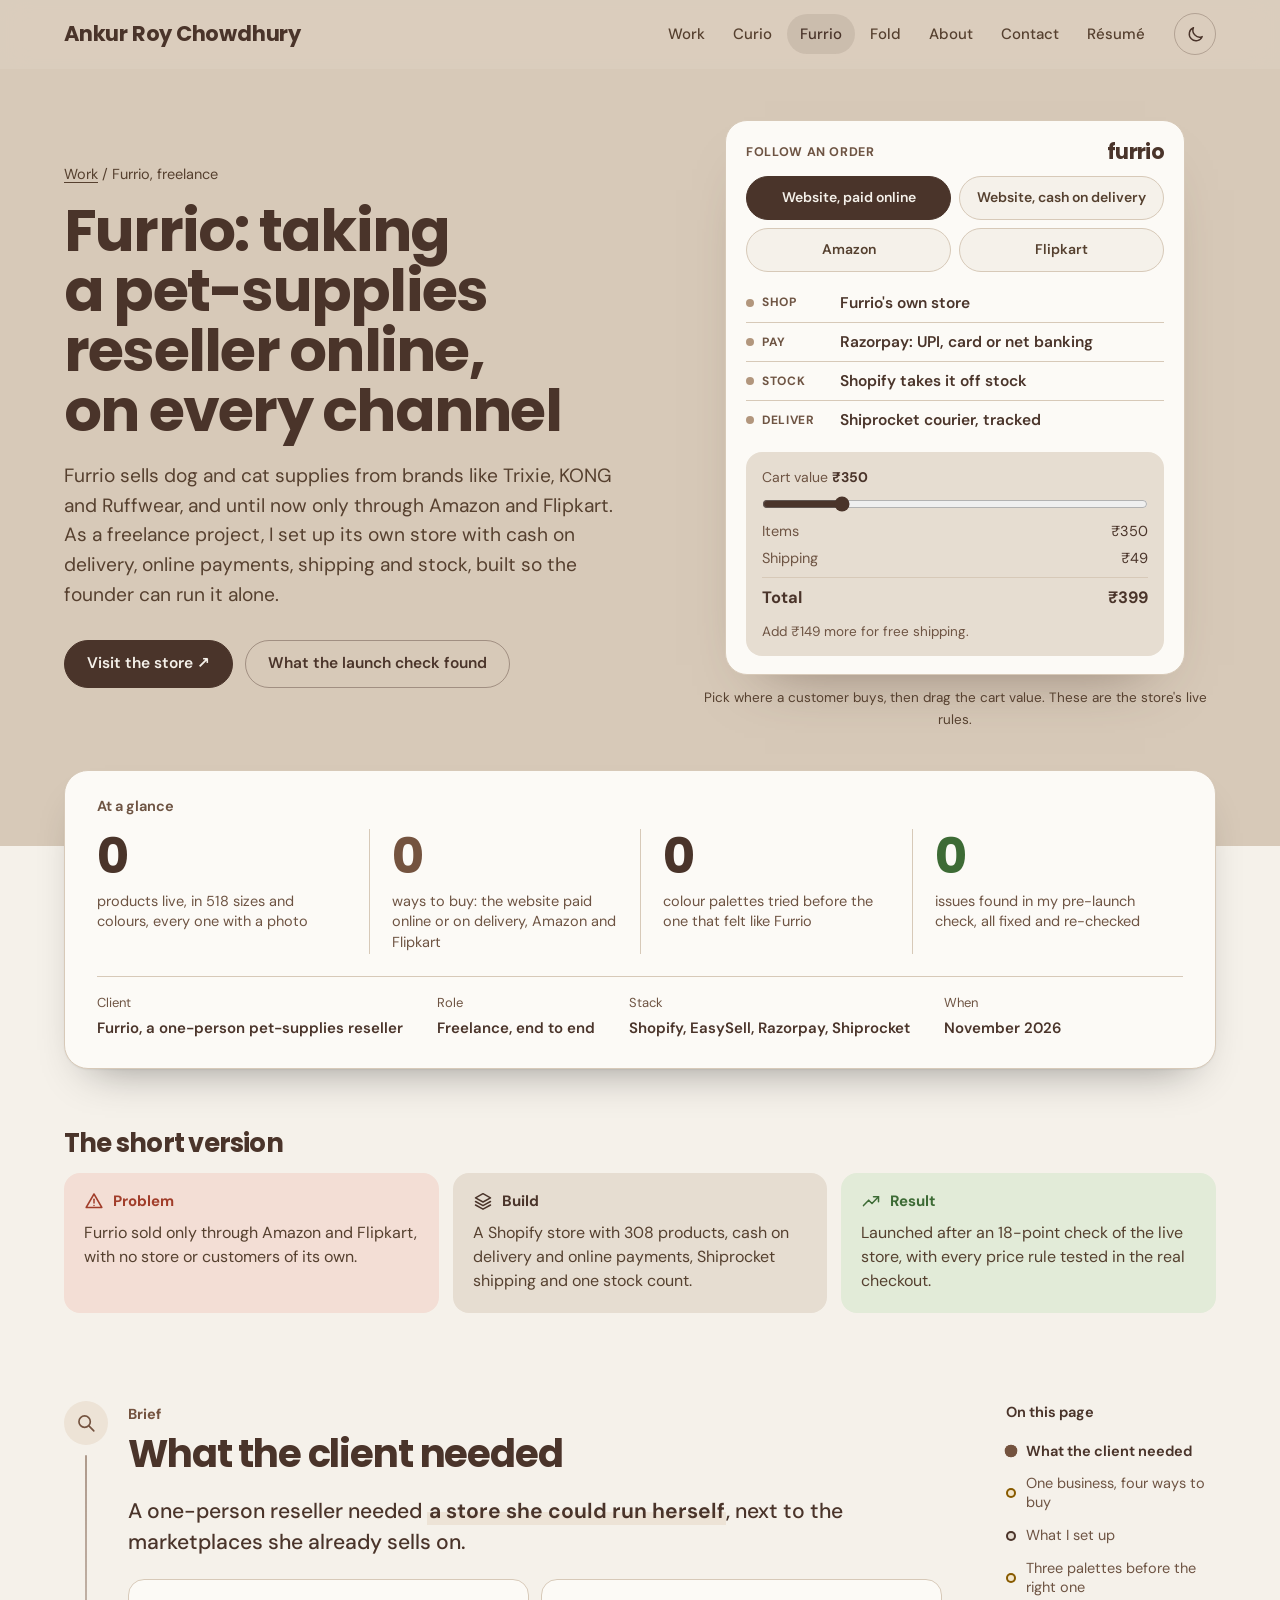
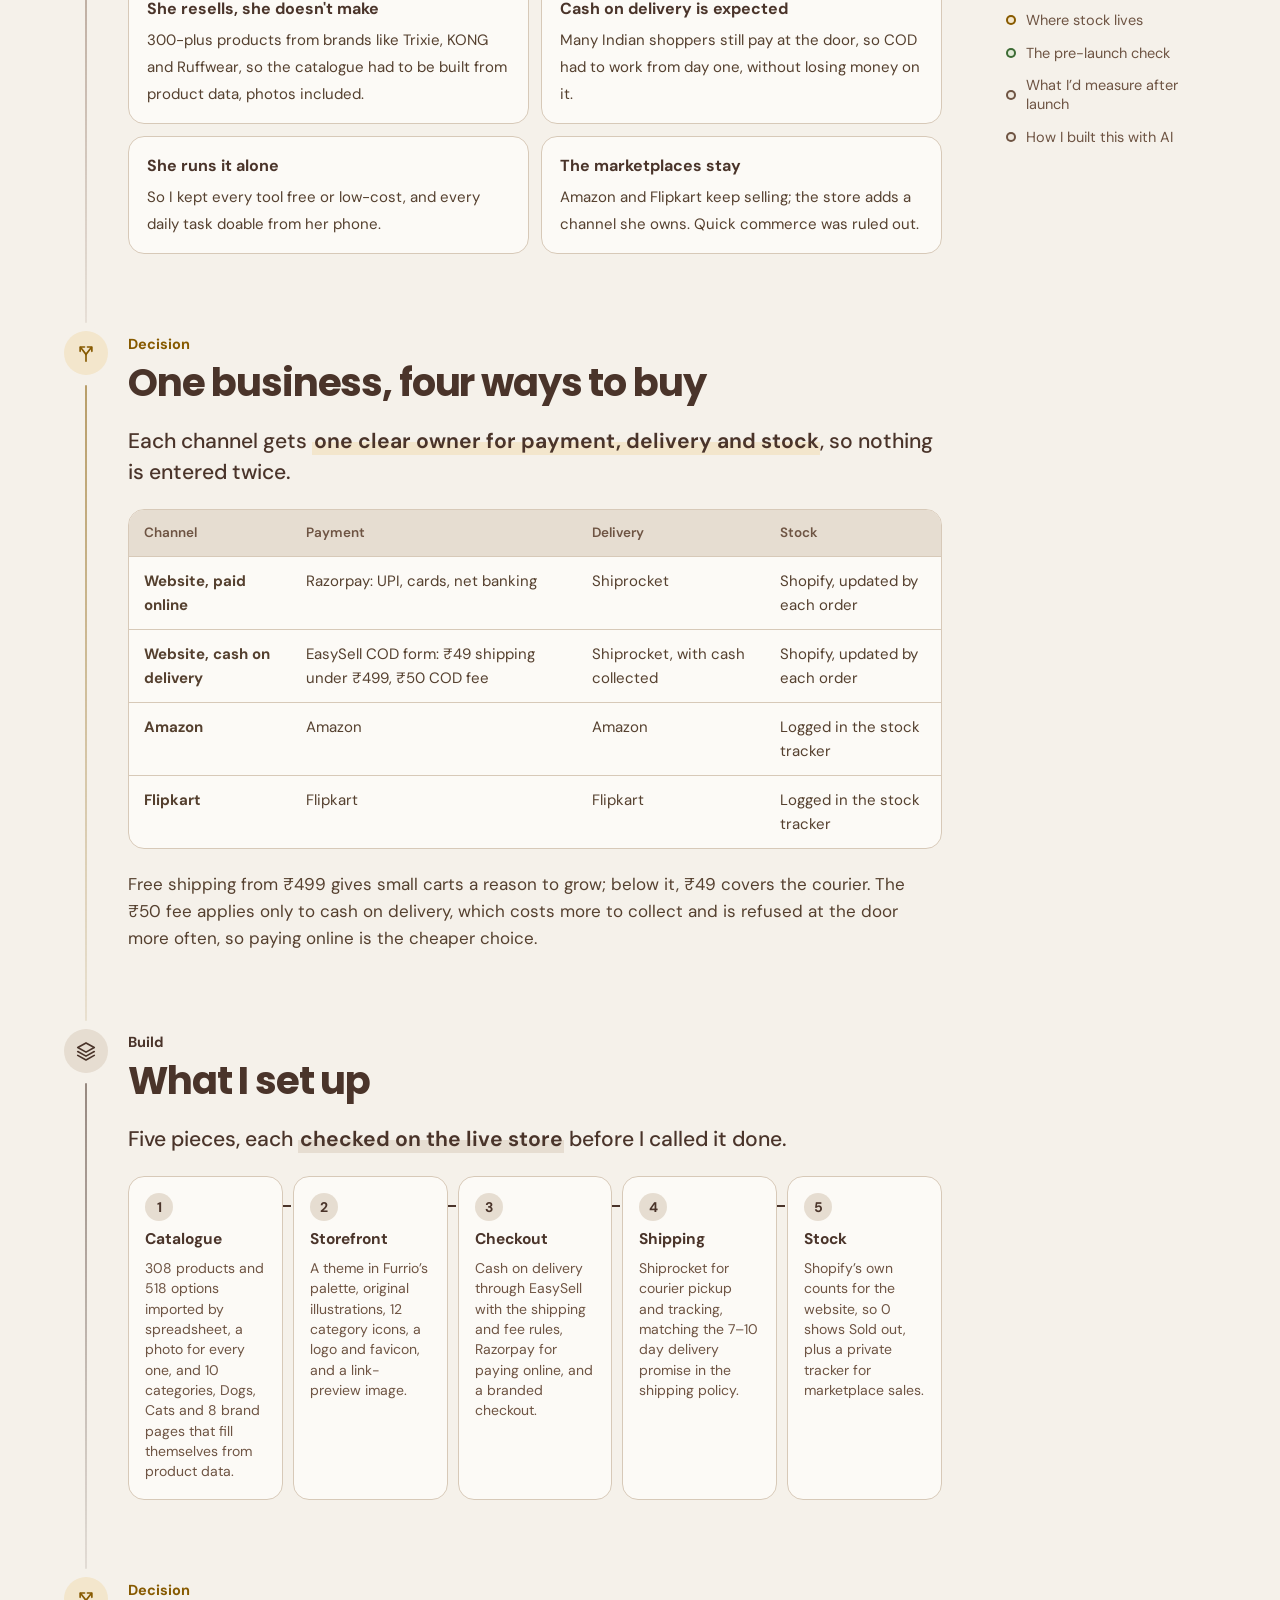
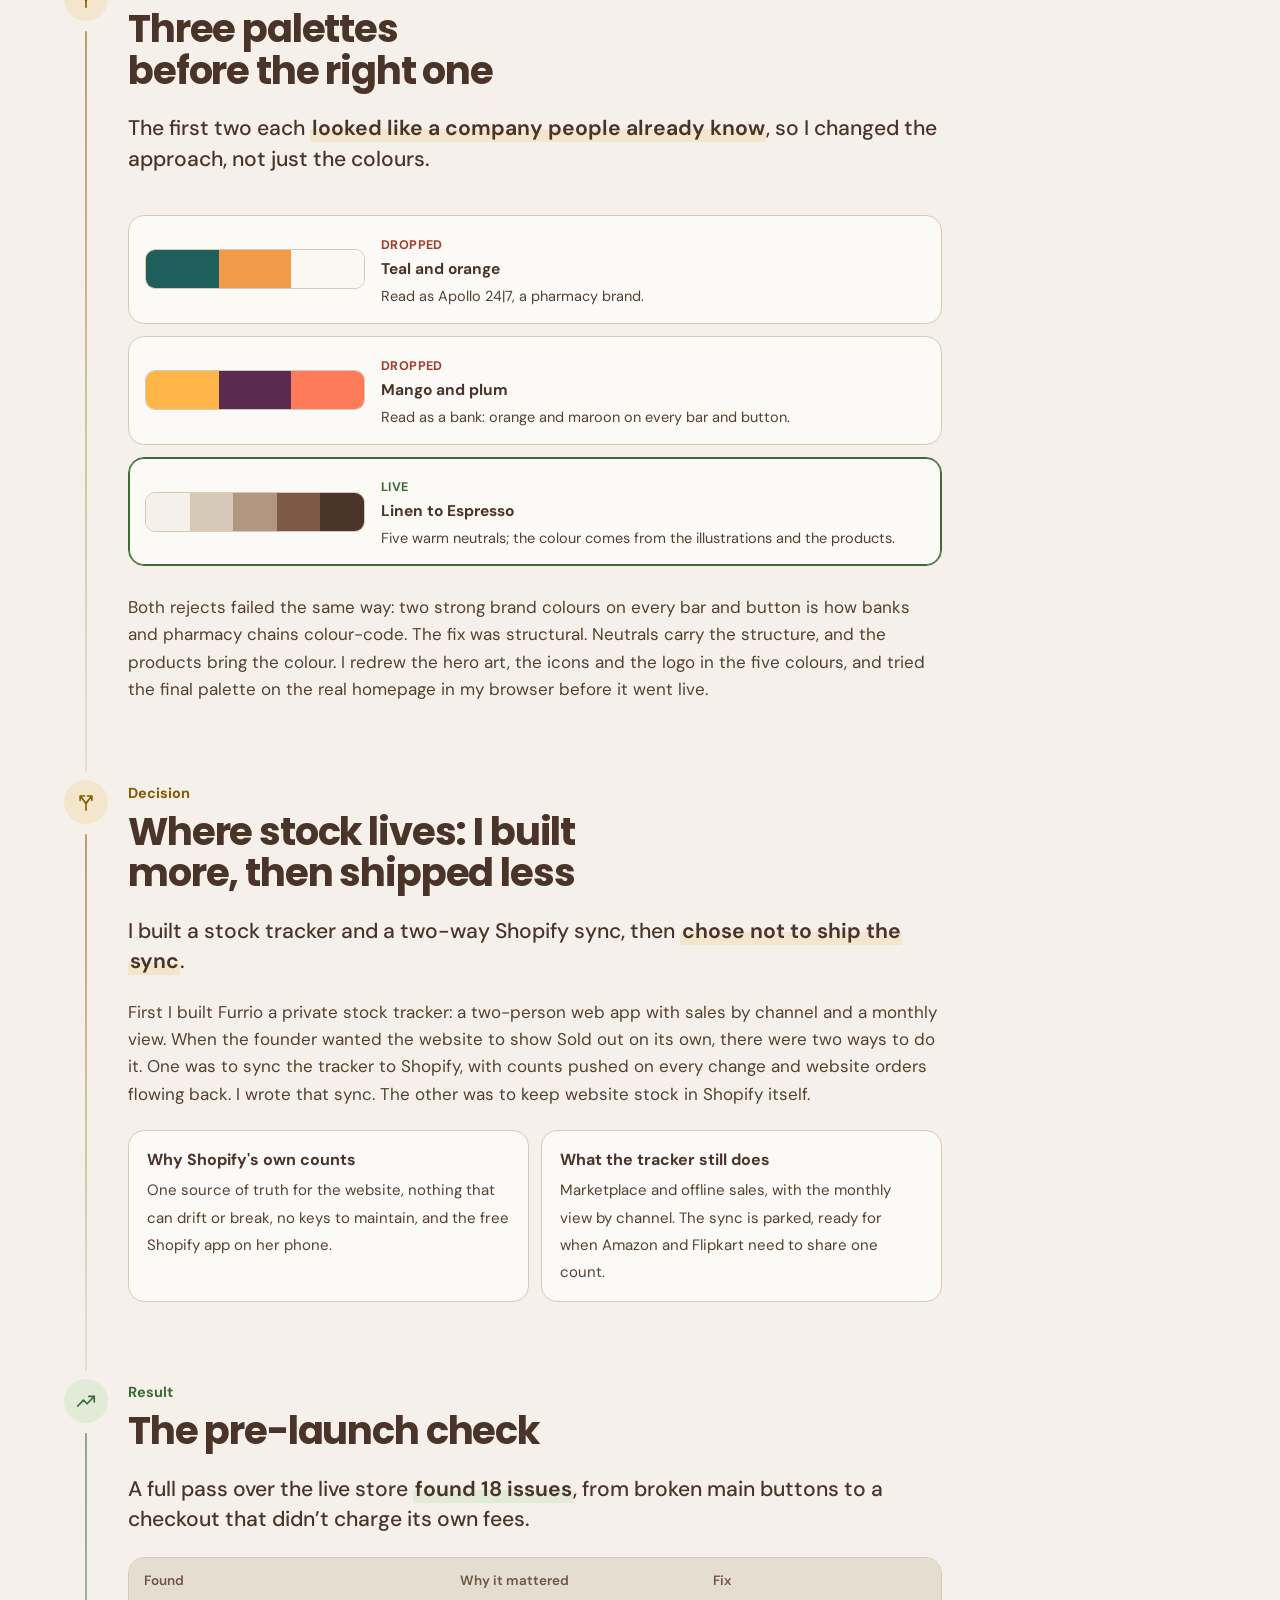
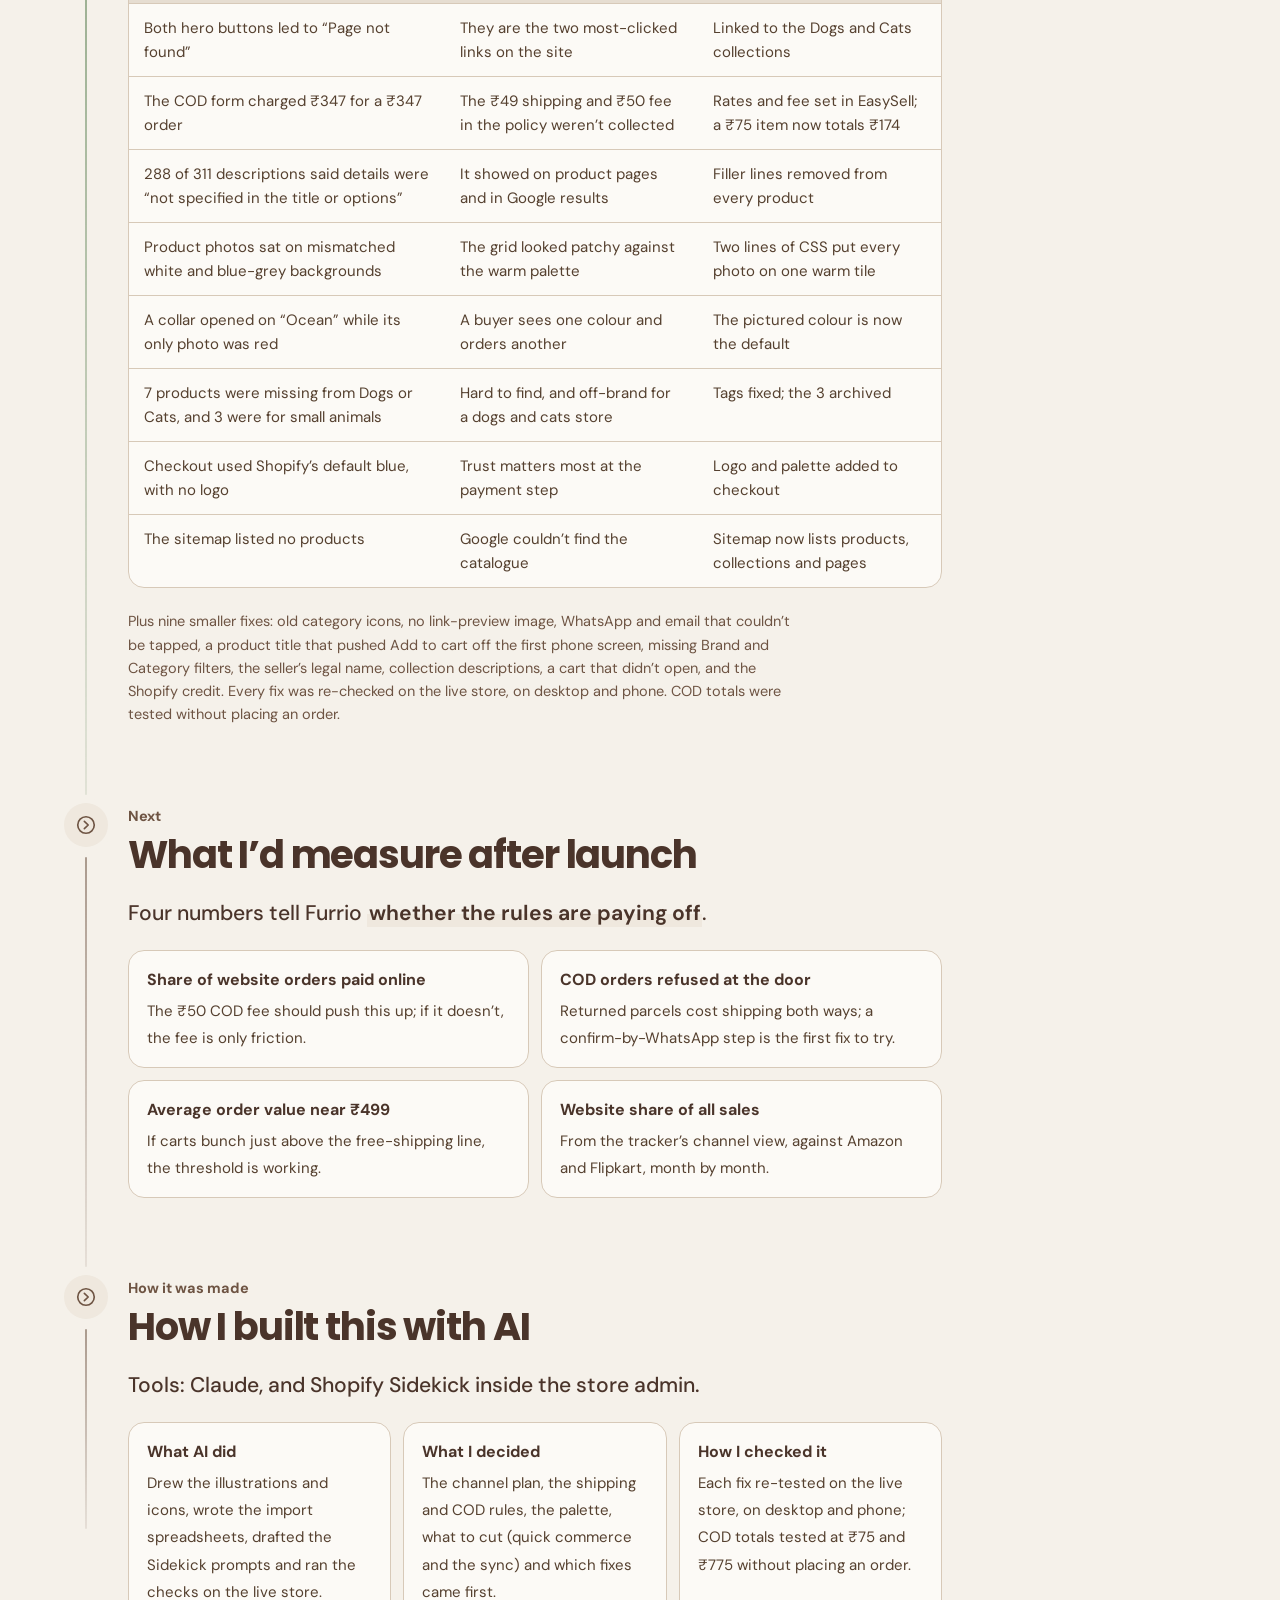
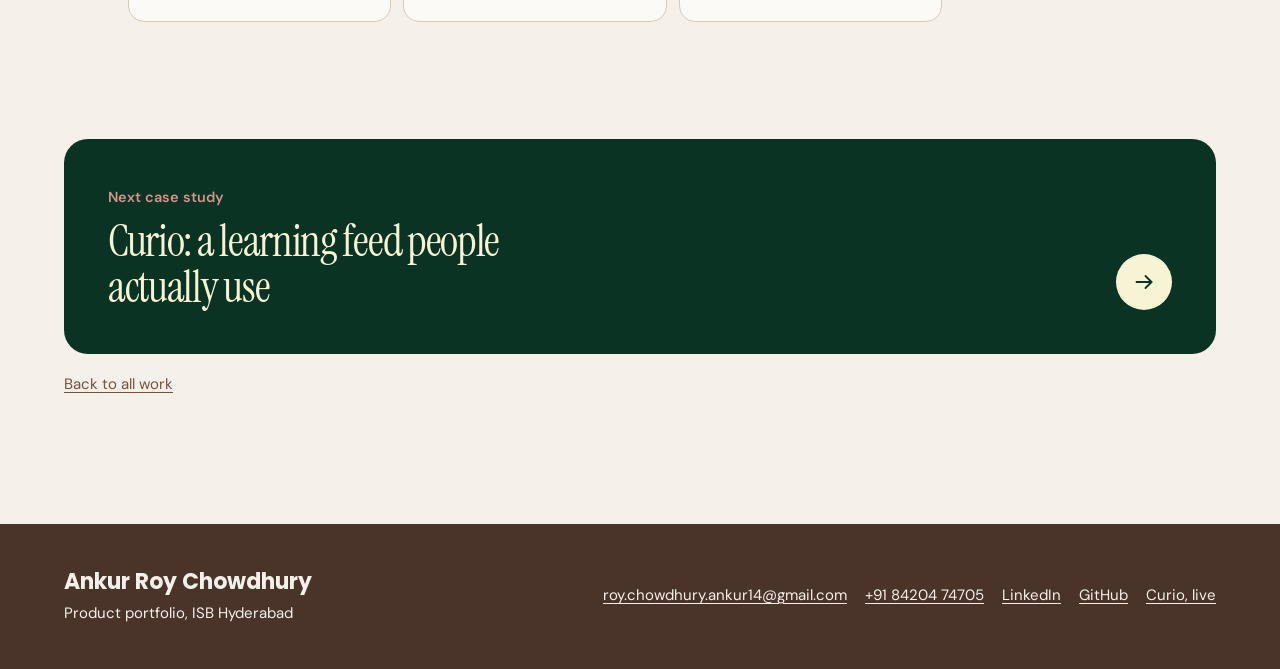
<file: furrio.html>
<!DOCTYPE html>
<html lang="en" data-product="furrio">
<head>
<meta charset="utf-8">
<meta name="viewport" content="width=device-width, initial-scale=1, viewport-fit=cover">
<title>Furrio: setting up an omnichannel pet store | Ankur Roy Chowdhury</title>
<meta name="description" content="A freelance launch for a pet-supplies reseller: its own Shopify store beside Amazon and Flipkart, with cash on delivery, online payments, shipping and one stock count.">
<meta name="author" content="Ankur Roy Chowdhury">
<meta property="og:title" content="Furrio: setting up an omnichannel pet store | Ankur Roy Chowdhury">
<meta property="og:description" content="A freelance launch for a pet-supplies reseller: its own Shopify store beside Amazon and Flipkart, with cash on delivery, online payments, shipping and one stock count.">
<meta property="og:type" content="website">
<meta property="og:image" content="https://ankurroychowdhury.vercel.app/assets/img/og.png">
<meta property="og:image:width" content="1200">
<meta property="og:image:height" content="630">
<meta property="og:url" content="https://ankurroychowdhury.vercel.app/furrio">
<link rel="canonical" href="https://ankurroychowdhury.vercel.app/furrio">
<meta name="twitter:card" content="summary_large_image">
<meta name="theme-color" content="#D7C9B8">
<link rel="icon" href="data:image/svg+xml,%3Csvg xmlns='http://www.w3.org/2000/svg' viewBox='0 0 64 64'%3E%3Crect width='64' height='64' rx='14' fill='%23192890'/%3E%3Crect x='14' y='40' width='36' height='8' rx='1' fill='%23BFFF87'/%3E%3Ctext x='32' y='45' font-family='Georgia,serif' font-size='38' font-weight='600' text-anchor='middle' fill='%23FFFFFF'%3EA%3C/text%3E%3C/svg%3E">
<link rel="apple-touch-icon" href="/assets/img/icon-180.png">
<link rel="preload" href="/assets/fonts/poppins-latin-700-normal.woff2" as="font" type="font/woff2" crossorigin>
<link rel="stylesheet" href="/assets/site.css">
<link rel="stylesheet" href="/assets/case.css">
<script>(function(){var r=document.documentElement;r.classList.add('js');try{var t=localStorage.getItem('theme');if(t==='dark'||t==='light')r.setAttribute('data-theme',t)}catch(e){}try{if(document.referrer&&new URL(document.referrer).origin===location.origin)r.classList.add('no-intro')}catch(e){}})();</script>
<script src="/assets/site.js" defer></script>
<script src="/assets/case.js" defer></script>
</head>
<body>
<a class="skip" href="#main">Skip to content</a>
<div class="progress" aria-hidden="true"></div>
<header class="site-head"><div class="wrap head-row">
  <a class="brand" href="/">Ankur Roy Chowdhury</a>
  <nav class="nav" aria-label="Main">
    <a href="/#work">Work</a><a href="/curio">Curio</a><a href="/furrio" aria-current="page">Furrio</a><a href="/fold">Fold</a><a href="/#about">About</a><a href="/#contact">Contact</a><a href="/Ankur_RoyChowdhury_CV.pdf">Résumé</a>
  </nav>
  <div class="tools">
    <button class="icon-btn" type="button" data-haptics-toggle hidden aria-pressed="true" aria-label="Turn haptics off"><svg viewBox="0 0 24 24" fill="none" stroke="currentColor" stroke-width="1.8" stroke-linecap="round" stroke-linejoin="round" aria-hidden="true" focusable="false"><rect x="8" y="3.5" width="8" height="17" rx="2.2"/><path class="i-wave" d="M4.6 9v6M19.4 9v6M1.9 10.6v2.8M22.1 10.6v2.8"/><path class="i-slash" d="M3.5 3.5l17 17"/></svg></button>
    <button class="icon-btn" type="button" data-theme-toggle aria-label="Switch to dark mode"><svg class="i-moon" viewBox="0 0 24 24" fill="none" stroke="currentColor" stroke-width="1.8" stroke-linecap="round" stroke-linejoin="round" aria-hidden="true" focusable="false"><path d="M20.5 14.6A8.5 8.5 0 0 1 9.4 3.5a8.5 8.5 0 1 0 11.1 11.1z"/></svg><svg class="i-sun" viewBox="0 0 24 24" fill="none" stroke="currentColor" stroke-width="1.8" stroke-linecap="round" stroke-linejoin="round" aria-hidden="true" focusable="false"><circle cx="12" cy="12" r="4.2"/><path d="M12 2.5v2.2M12 19.3v2.2M4.6 4.6l1.6 1.6M17.8 17.8l1.6 1.6M2.5 12h2.2M19.3 12h2.2M4.6 19.4l1.6-1.6M17.8 6.2l1.6-1.6"/></svg></button>
    <button class="icon-btn menu-btn" type="button" aria-haspopup="dialog" aria-expanded="false" aria-label="Open menu"><svg viewBox="0 0 24 24" fill="none" stroke="currentColor" stroke-width="1.8" stroke-linecap="round" stroke-linejoin="round" aria-hidden="true" focusable="false"><path d="M4 7.5h16M4 12h16M4 16.5h16"/></svg></button>
  </div>
</div></header>
<dialog class="menu" aria-label="Menu">
  <div class="menu-top"><a class="brand" href="/">Ankur Roy Chowdhury</a><button class="icon-btn" type="button" data-close aria-label="Close menu"><svg viewBox="0 0 24 24" fill="none" stroke="currentColor" stroke-width="1.8" stroke-linecap="round" stroke-linejoin="round" aria-hidden="true" focusable="false"><path d="M6 6l12 12M18 6 6 18"/></svg></button></div>
  <ul class="menu-list"><li style="--i:0"><a href="/curio">Curio<small>A live AI product with 120 users</small></a></li><li style="--i:1"><a href="/furrio" aria-current="page">Furrio<small>A freelance store launch</small></a></li><li style="--i:2"><a href="/fold">Fold<small>From 50 reviews to an A/B test</small></a></li><li style="--i:3"><a href="/amazon">Amazon redesign<small>A product page built for deciding</small></a></li><li style="--i:4"><a href="/kite">Kite onboarding audit<small>19 screens in 7 minutes</small></a></li><li style="--i:5"><a href="/tagger">Tagger prototype<small>An AI tagger that learns</small></a></li><li style="--i:6"><a href="/prioritization">Prioritization<small>10 ideas, 3 quick wins</small></a></li><li style="--i:7"><a href="/competitors">Competitors<small>Fold, INDmoney and CRED Money</small></a></li><li style="--i:8"><a href="/#about">About</a></li><li style="--i:9"><a href="/#contact">Contact</a></li><li style="--i:10"><a href="/Ankur_RoyChowdhury_CV.pdf">Résumé<small>One page, PDF</small></a></li></ul>
</dialog>
<main id="main">
<article class="case">
<header class="c-hero">
  <div class="wrap c-hero-grid">
    <div class="c-hero-text">
      <p class="crumb"><a href="/#work">Work</a> / Furrio, freelance</p>
      <h1 class="vt-landing is-long" style="view-transition-name: t-furrio">Furrio: taking a pet-supplies reseller online, on every channel</h1>
      <p class="dek">Furrio sells dog and cat supplies from brands like Trixie, KONG and Ruffwear, and until now only through Amazon and Flipkart. As a freelance project, I set up its own store with cash on delivery, online payments, shipping and stock, built so the founder can run it alone.</p>
      <div class="cta"><a class="btn" href="https://furrio-dd.myshopify.com/">Visit the store &#8599;</a><a class="btn ghost" href="#check">What the launch check found</a></div>
    </div>
    <div class="stage"><div class="fo" data-fo>
  <div class="fo-top"><span class="fo-kicker">Follow an order</span><span class="fo-brand">furrio</span></div>
  <div class="fo-chans" role="group" aria-label="Where the customer buys">
    <button type="button" data-ch="prepaid" aria-pressed="true">Website, paid online</button>
    <button type="button" data-ch="cod" aria-pressed="false">Website, cash on delivery</button>
    <button type="button" data-ch="amazon" aria-pressed="false">Amazon</button>
    <button type="button" data-ch="flipkart" aria-pressed="false">Flipkart</button>
  </div>
  <ol class="fo-path" aria-live="polite">
    <li><span class="fo-k">Shop</span><b data-fo-shop>Furrio's own store</b></li>
    <li><span class="fo-k">Pay</span><b data-fo-pay>Razorpay: UPI, card or net banking</b></li>
    <li><span class="fo-k">Stock</span><b data-fo-stock>Shopify takes it off stock</b></li>
    <li><span class="fo-k">Deliver</span><b data-fo-ship>Shiprocket courier, tracked</b></li>
  </ol>
  <div class="fo-bill">
    <div data-fo-web>
      <label class="fo-range"><span>Cart value <b data-fo-cart>&#8377;350</b></span><input type="range" min="75" max="1500" step="25" value="350" data-fo-range aria-label="Cart value in rupees"></label>
      <dl class="fo-lines" aria-live="polite">
        <div><dt>Items</dt><dd data-fo-items>&#8377;350</dd></div>
        <div><dt>Shipping</dt><dd data-fo-shipping>&#8377;49</dd></div>
        <div data-fo-codrow hidden><dt>COD fee</dt><dd>&#8377;50</dd></div>
        <div class="fo-total"><dt>Total</dt><dd data-fo-total>&#8377;399</dd></div>
      </dl>
      <p class="fo-note" data-fo-note>Add &#8377;149 more for free shipping.</p>
    </div>
    <p class="fo-mkt" data-fo-mkt hidden></p>
  </div>
</div><p class="stage-hint">Pick where a customer buys, then drag the cart value. These are the store's live rules.</p></div>
  </div>
</header>
<section class="glance wrap" aria-labelledby="glance-h">
  <div class="glance-card">
    <h2 class="glance-title" id="glance-h">At a glance</h2>
    <ul class="glance-stats" style="--cols:4"><li><span class="n"><span data-count="308">308</span></span><span class="l">products live, in 518 sizes and colours, every one with a photo</span></li><li data-tone="brand"><span class="n"><span data-count="4">4</span></span><span class="l">ways to buy: the website paid online or on delivery, Amazon and Flipkart</span></li><li><span class="n"><span data-count="3">3</span></span><span class="l">colour palettes tried before the one that felt like Furrio</span></li><li data-tone="good"><span class="n"><span data-count="18">18</span></span><span class="l">issues found in my pre-launch check, all fixed and re-checked</span></li></ul>
    <dl class="glance-facts"><div><dt>Client</dt><dd>Furrio, a one-person pet-supplies reseller</dd></div><div><dt>Role</dt><dd>Freelance, end to end</dd></div><div><dt>Stack</dt><dd>Shopify, EasySell, Razorpay, Shiprocket</dd></div><div><dt>When</dt><dd>November 2026</dd></div></dl>
  </div>
</section>
<section class="tldr wrap" aria-labelledby="tldr-h">
  <h2 id="tldr-h">The short version</h2>
  <ul class="tldr-cards"><li data-kind="problem"><h3 class="k"><svg viewBox="0 0 24 24" fill="none" stroke="currentColor" stroke-width="1.8" stroke-linecap="round" stroke-linejoin="round" aria-hidden="true" focusable="false"><path d="M12 3.6 2.6 19.8h18.8L12 3.6z"/><path d="M12 10v4.4"/><path d="M12 17.3v.2"/></svg>Problem</h3><p>Furrio sold only through Amazon and Flipkart, with no store or customers of its own.</p></li><li data-kind="build"><h3 class="k"><svg viewBox="0 0 24 24" fill="none" stroke="currentColor" stroke-width="1.8" stroke-linecap="round" stroke-linejoin="round" aria-hidden="true" focusable="false"><path d="m12 3.2 9 5-9 5-9-5 9-5z"/><path d="m3 12.6 9 5 9-5"/><path d="m3 16.8 9 5 9-5"/></svg>Build</h3><p>A Shopify store with 308 products, cash on delivery and online payments, Shiprocket shipping and one stock count.</p></li><li data-kind="result"><h3 class="k"><svg viewBox="0 0 24 24" fill="none" stroke="currentColor" stroke-width="1.8" stroke-linecap="round" stroke-linejoin="round" aria-hidden="true" focusable="false"><path d="M3 17.5 9.2 11l4 4L21 7"/><path d="M15 7h6v6"/></svg>Result</h3><p>Launched after an 18-point check of the live store, with every price rule tested in the real checkout.</p></li></ul>
</section>
<div class="wrap case-grid">
<div class="cbody">
<section class="sec" id="brief" data-kind="evidence" aria-labelledby="brief-h">
  <span class="sec-ico" aria-hidden="true"><svg viewBox="0 0 24 24" fill="none" stroke="currentColor" stroke-width="1.8" stroke-linecap="round" stroke-linejoin="round" aria-hidden="true" focusable="false"><circle cx="10.5" cy="10.5" r="6.2"/><path d="m15.2 15.2 5.3 5.3"/></svg></span>
  <div class="sec-head"><p class="sec-kind">Brief</p><h2 id="brief-h">What the client needed</h2></div>
  <p class="key">A one-person reseller needed <mark>a store she could run herself</mark>, next to the marketplaces she already sells on.</p>
  <ul class="tiles"><li><b>She resells, she doesn't make</b><span>300-plus products from brands like Trixie, KONG and Ruffwear, so the catalogue had to be built from product data, photos included.</span></li><li><b>Cash on delivery is expected</b><span>Many Indian shoppers still pay at the door, so COD had to work from day one, without losing money on it.</span></li><li><b>She runs it alone</b><span>So I kept every tool free or low-cost, and every daily task doable from her phone.</span></li><li><b>The marketplaces stay</b><span>Amazon and Flipkart keep selling; the store adds a channel she owns. Quick commerce was ruled out.</span></li></ul>
</section>
<section class="sec" id="channels" data-kind="decision" aria-labelledby="channels-h">
  <span class="sec-ico" aria-hidden="true"><svg viewBox="0 0 24 24" fill="none" stroke="currentColor" stroke-width="1.8" stroke-linecap="round" stroke-linejoin="round" aria-hidden="true" focusable="false"><path d="M12 21v-7.5"/><path d="M12 13.5 6.2 6"/><path d="M12 13.5 17.8 6"/><path d="M5.6 10.2V5.4h4.8"/><path d="M18.4 10.2V5.4h-4.8"/></svg></span>
  <div class="sec-head"><p class="sec-kind">Decision</p><h2 id="channels-h">One business, four ways to buy</h2></div>
  <p class="key">Each channel gets <mark>one clear owner for payment, delivery and stock</mark>, so nothing is entered twice.</p>
  <div class='table-wrap' tabindex='0' role='region' aria-label='Table: Channel, Payment, Delivery, Stock'><table><thead><tr><th scope='col'>Channel</th><th scope='col'>Payment</th><th scope='col'>Delivery</th><th scope='col'>Stock</th></tr></thead><tbody><tr><td><strong>Website, paid online</strong></td><td>Razorpay: UPI, cards, net banking</td><td>Shiprocket</td><td>Shopify, updated by each order</td></tr><tr><td><strong>Website, cash on delivery</strong></td><td>EasySell COD form: &#8377;49 shipping under &#8377;499, &#8377;50 COD fee</td><td>Shiprocket, with cash collected</td><td>Shopify, updated by each order</td></tr><tr><td><strong>Amazon</strong></td><td>Amazon</td><td>Amazon</td><td>Logged in the stock tracker</td></tr><tr><td><strong>Flipkart</strong></td><td>Flipkart</td><td>Flipkart</td><td>Logged in the stock tracker</td></tr></tbody></table></div><p>Free shipping from &#8377;499 gives small carts a reason to grow; below it, &#8377;49 covers the courier. The &#8377;50 fee applies only to cash on delivery, which costs more to collect and is refused at the door more often, so paying online is the cheaper choice.</p>
</section>
<section class="sec" id="build" data-kind="build" aria-labelledby="build-h">
  <span class="sec-ico" aria-hidden="true"><svg viewBox="0 0 24 24" fill="none" stroke="currentColor" stroke-width="1.8" stroke-linecap="round" stroke-linejoin="round" aria-hidden="true" focusable="false"><path d="m12 3.2 9 5-9 5-9-5 9-5z"/><path d="m3 12.6 9 5 9-5"/><path d="m3 16.8 9 5 9-5"/></svg></span>
  <div class="sec-head"><p class="sec-kind">Build</p><h2 id="build-h">What I set up</h2></div>
  <p class="key">Five pieces, each <mark>checked on the live store</mark> before I called it done.</p>
  <ol class="flow" data-kind="build" style="--n:5"><li><b>Catalogue</b><span>308 products and 518 options imported by spreadsheet, a photo for every one, and 10 categories, Dogs, Cats and 8 brand pages that fill themselves from product data.</span></li><li><b>Storefront</b><span>A theme in Furrio&rsquo;s palette, original illustrations, 12 category icons, a logo and favicon, and a link-preview image.</span></li><li><b>Checkout</b><span>Cash on delivery through EasySell with the shipping and fee rules, Razorpay for paying online, and a branded checkout.</span></li><li><b>Shipping</b><span>Shiprocket for courier pickup and tracking, matching the 7&ndash;10 day delivery promise in the shipping policy.</span></li><li><b>Stock</b><span>Shopify&rsquo;s own counts for the website, so 0 shows Sold out, plus a private tracker for marketplace sales.</span></li></ol>
</section>
<section class="sec" id="palette" data-kind="decision" aria-labelledby="palette-h">
  <span class="sec-ico" aria-hidden="true"><svg viewBox="0 0 24 24" fill="none" stroke="currentColor" stroke-width="1.8" stroke-linecap="round" stroke-linejoin="round" aria-hidden="true" focusable="false"><path d="M12 21v-7.5"/><path d="M12 13.5 6.2 6"/><path d="M12 13.5 17.8 6"/><path d="M5.6 10.2V5.4h4.8"/><path d="M18.4 10.2V5.4h-4.8"/></svg></span>
  <div class="sec-head"><p class="sec-kind">Decision</p><h2 id="palette-h">Three palettes before the right one</h2></div>
  <p class="key">The first two each <mark>looked like a company people already know</mark>, so I changed the approach, not just the colours.</p>
  <ul class="swatches"><li class="is-no"><div class="sw-row" aria-hidden="true"><i style="background:#1F5F5B"></i><i style="background:#F2994A"></i><i style="background:#FBF8F3"></i></div><div><span class="verdict">Dropped</span><b>Teal and orange</b><span>Read as Apollo 24|7, a pharmacy brand.</span></div></li><li class="is-no"><div class="sw-row" aria-hidden="true"><i style="background:#FFB648"></i><i style="background:#5B2A50"></i><i style="background:#FF7A59"></i></div><div><span class="verdict">Dropped</span><b>Mango and plum</b><span>Read as a bank: orange and maroon on every bar and button.</span></div></li><li class="is-yes"><div class="sw-row" aria-hidden="true"><i style="background:#F5F1EA"></i><i style="background:#D7C9B8"></i><i style="background:#B2967D"></i><i style="background:#7D5A44"></i><i style="background:#4A342A"></i></div><div><span class="verdict">Live</span><b>Linen to Espresso</b><span>Five warm neutrals; the colour comes from the illustrations and the products.</span></div></li></ul>
  <p>Both rejects failed the same way: two strong brand colours on every bar and button is how banks and pharmacy chains colour-code. The fix was structural. Neutrals carry the structure, and the products bring the colour. I redrew the hero art, the icons and the logo in the five colours, and tried the final palette on the real homepage in my browser before it went live.</p>
</section>
<section class="sec" id="stock" data-kind="decision" aria-labelledby="stock-h">
  <span class="sec-ico" aria-hidden="true"><svg viewBox="0 0 24 24" fill="none" stroke="currentColor" stroke-width="1.8" stroke-linecap="round" stroke-linejoin="round" aria-hidden="true" focusable="false"><path d="M12 21v-7.5"/><path d="M12 13.5 6.2 6"/><path d="M12 13.5 17.8 6"/><path d="M5.6 10.2V5.4h4.8"/><path d="M18.4 10.2V5.4h-4.8"/></svg></span>
  <div class="sec-head"><p class="sec-kind">Decision</p><h2 id="stock-h">Where stock lives: I built more, then shipped less</h2></div>
  <p class="key">I built a stock tracker and a two-way Shopify sync, then <mark>chose not to ship the sync</mark>.</p>
  <p>First I built Furrio a private stock tracker: a two-person web app with sales by channel and a monthly view. When the founder wanted the website to show Sold out on its own, there were two ways to do it. One was to sync the tracker to Shopify, with counts pushed on every change and website orders flowing back. I wrote that sync. The other was to keep website stock in Shopify itself.</p>
  <ul class="tiles"><li><b>Why Shopify's own counts</b><span>One source of truth for the website, nothing that can drift or break, no keys to maintain, and the free Shopify app on her phone.</span></li><li><b>What the tracker still does</b><span>Marketplace and offline sales, with the monthly view by channel. The sync is parked, ready for when Amazon and Flipkart need to share one count.</span></li></ul>
</section>
<section class="sec" id="check" data-kind="result" aria-labelledby="check-h">
  <span class="sec-ico" aria-hidden="true"><svg viewBox="0 0 24 24" fill="none" stroke="currentColor" stroke-width="1.8" stroke-linecap="round" stroke-linejoin="round" aria-hidden="true" focusable="false"><path d="M3 17.5 9.2 11l4 4L21 7"/><path d="M15 7h6v6"/></svg></span>
  <div class="sec-head"><p class="sec-kind">Result</p><h2 id="check-h">The pre-launch check</h2></div>
  <p class="key">A full pass over the live store <mark>found 18 issues</mark>, from broken main buttons to a checkout that didn&rsquo;t charge its own fees.</p>
  <div class='table-wrap' tabindex='0' role='region' aria-label='Table: Found, Why it mattered, Fix'><table><thead><tr><th scope='col'>Found</th><th scope='col'>Why it mattered</th><th scope='col'>Fix</th></tr></thead><tbody><tr><td>Both hero buttons led to &ldquo;Page not found&rdquo;</td><td>They are the two most-clicked links on the site</td><td>Linked to the Dogs and Cats collections</td></tr><tr><td>The COD form charged &#8377;347 for a &#8377;347 order</td><td>The &#8377;49 shipping and &#8377;50 fee in the policy weren&rsquo;t collected</td><td>Rates and fee set in EasySell; a &#8377;75 item now totals &#8377;174</td></tr><tr><td>288 of 311 descriptions said details were &ldquo;not specified in the title or options&rdquo;</td><td>It showed on product pages and in Google results</td><td>Filler lines removed from every product</td></tr><tr><td>Product photos sat on mismatched white and blue-grey backgrounds</td><td>The grid looked patchy against the warm palette</td><td>Two lines of CSS put every photo on one warm tile</td></tr><tr><td>A collar opened on &ldquo;Ocean&rdquo; while its only photo was red</td><td>A buyer sees one colour and orders another</td><td>The pictured colour is now the default</td></tr><tr><td>7 products were missing from Dogs or Cats, and 3 were for small animals</td><td>Hard to find, and off-brand for a dogs and cats store</td><td>Tags fixed; the 3 archived</td></tr><tr><td>Checkout used Shopify&rsquo;s default blue, with no logo</td><td>Trust matters most at the payment step</td><td>Logo and palette added to checkout</td></tr><tr><td>The sitemap listed no products</td><td>Google couldn&rsquo;t find the catalogue</td><td>Sitemap now lists products, collections and pages</td></tr></tbody></table></div><p class="note-line">Plus nine smaller fixes: old category icons, no link-preview image, WhatsApp and email that couldn&rsquo;t be tapped, a product title that pushed Add to cart off the first phone screen, missing Brand and Category filters, the seller&rsquo;s legal name, collection descriptions, a cart that didn&rsquo;t open, and the Shopify credit. Every fix was re-checked on the live store, on desktop and phone. COD totals were tested without placing an order.</p>
</section>
<section class="sec" id="measure" data-kind="next" aria-labelledby="measure-h">
  <span class="sec-ico" aria-hidden="true"><svg viewBox="0 0 24 24" fill="none" stroke="currentColor" stroke-width="1.8" stroke-linecap="round" stroke-linejoin="round" aria-hidden="true" focusable="false"><circle cx="12" cy="12" r="9"/><path d="m10.2 8 4.2 4-4.2 4"/></svg></span>
  <div class="sec-head"><p class="sec-kind">Next</p><h2 id="measure-h">What I&rsquo;d measure after launch</h2></div>
  <p class="key">Four numbers tell Furrio <mark>whether the rules are paying off</mark>.</p>
  <ul class="tiles"><li><b>Share of website orders paid online</b><span>The &#8377;50 COD fee should push this up; if it doesn&rsquo;t, the fee is only friction.</span></li><li><b>COD orders refused at the door</b><span>Returned parcels cost shipping both ways; a confirm-by-WhatsApp step is the first fix to try.</span></li><li><b>Average order value near &#8377;499</b><span>If carts bunch just above the free-shipping line, the threshold is working.</span></li><li><b>Website share of all sales</b><span>From the tracker&rsquo;s channel view, against Amazon and Flipkart, month by month.</span></li></ul>
</section>
<section class="sec" id="built-with-ai" data-kind="next" aria-labelledby="built-with-ai-h">
  <span class="sec-ico" aria-hidden="true"><svg viewBox="0 0 24 24" fill="none" stroke="currentColor" stroke-width="1.8" stroke-linecap="round" stroke-linejoin="round" aria-hidden="true" focusable="false"><circle cx="12" cy="12" r="9"/><path d="m10.2 8 4.2 4-4.2 4"/></svg></span>
  <div class="sec-head"><p class="sec-kind">How it was made</p><h2 id="built-with-ai-h">How I built this with AI</h2></div>
  <p class="key">Tools: Claude, and Shopify Sidekick inside the store admin.</p>
  <ul class="tiles three"><li><b>What AI did</b><span>Drew the illustrations and icons, wrote the import spreadsheets, drafted the Sidekick prompts and ran the checks on the live store.</span></li><li><b>What I decided</b><span>The channel plan, the shipping and COD rules, the palette, what to cut (quick commerce and the sync) and which fixes came first.</span></li><li><b>How I checked it</b><span>Each fix re-tested on the live store, on desktop and phone; COD totals tested at &#8377;75 and &#8377;775 without placing an order.</span></li></ul>
</section>
</div>
<nav class="toc" aria-label="On this page"><p>On this page</p><ul><li data-kind="evidence"><a href="#brief">What the client needed</a></li><li data-kind="decision"><a href="#channels">One business, four ways to buy</a></li><li data-kind="build"><a href="#build">What I set up</a></li><li data-kind="decision"><a href="#palette">Three palettes before the right one</a></li><li data-kind="decision"><a href="#stock">Where stock lives</a></li><li data-kind="result"><a href="#check">The pre-launch check</a></li><li data-kind="next"><a href="#measure">What I&rsquo;d measure after launch</a></li><li data-kind="next"><a href="#built-with-ai">How I built this with AI</a></li></ul></nav>
</div>
<div class="wrap">
  <a class="door" href="/curio" style="--door-bg:#0A3323;--door-ink:#F7F4D5;--door-accent:#D3968C;--door-font:'Instrument Serif', Georgia, serif;--door-weight:400">
    <div><span>Next case study</span><strong data-vt="curio">Curio: a learning feed people actually use</strong></div>
    <span class="go" aria-hidden="true"><svg viewBox="0 0 24 24" fill="none" stroke="currentColor" stroke-width="1.8" stroke-linecap="round" stroke-linejoin="round" aria-hidden="true" focusable="false"><path d="M4.5 12h15"/><path d="m13.5 6 6 6-6 6"/></svg></span>
  </a>
  <p class="back-row"><a href="/#work">Back to all work</a></p>
</div>
</article>
</main>
<footer class="site-foot"><div class="wrap">
  <div><strong>Ankur Roy Chowdhury</strong><span>Product portfolio, ISB Hyderabad</span></div>
  <div class="foot-links"><a href="mailto:roy.chowdhury.ankur14@gmail.com">roy.chowdhury.ankur14@gmail.com</a><a href="tel:+918420474705">+91 84204 74705</a><a href="https://www.linkedin.com/in/ankurrc/">LinkedIn</a><a href="https://github.com/arcy1410">GitHub</a><a href="https://curio-three-iota.vercel.app/">Curio, live</a></div>
</div></footer>
</body>
</html>
</file>
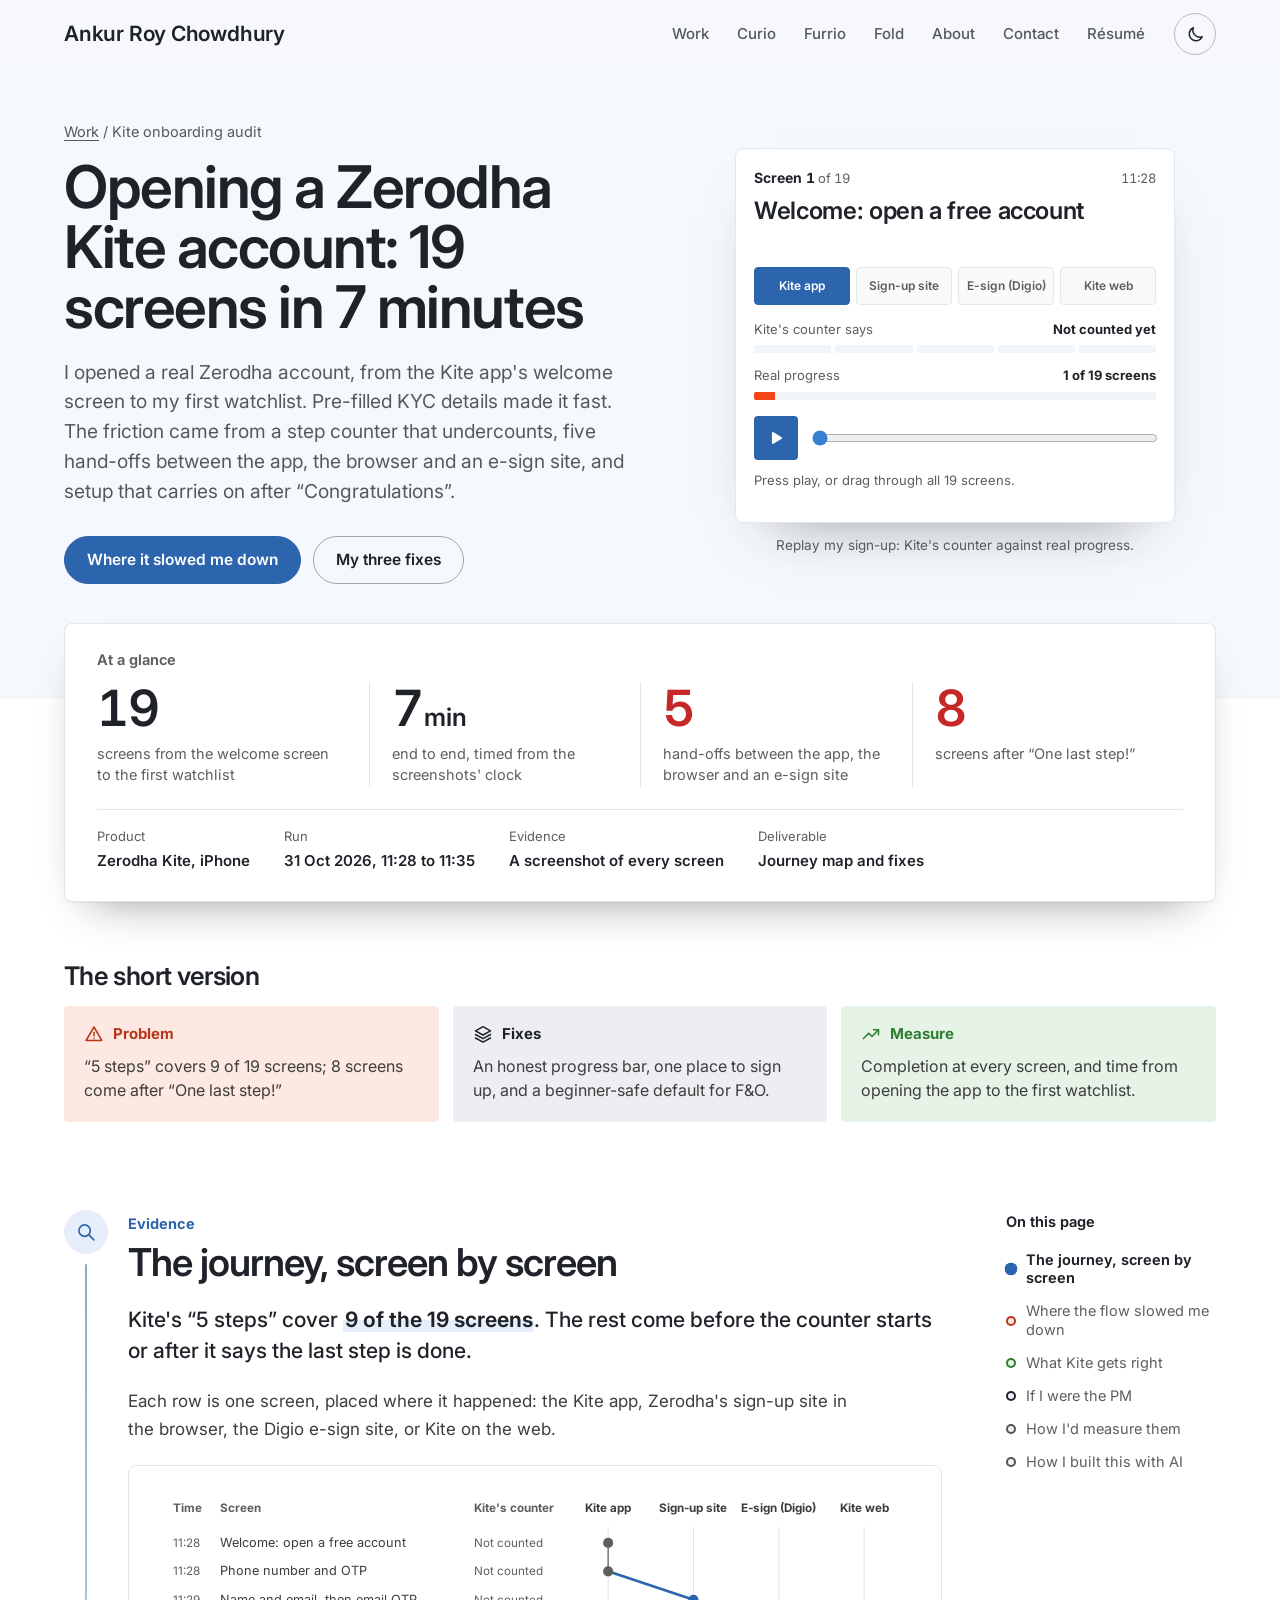
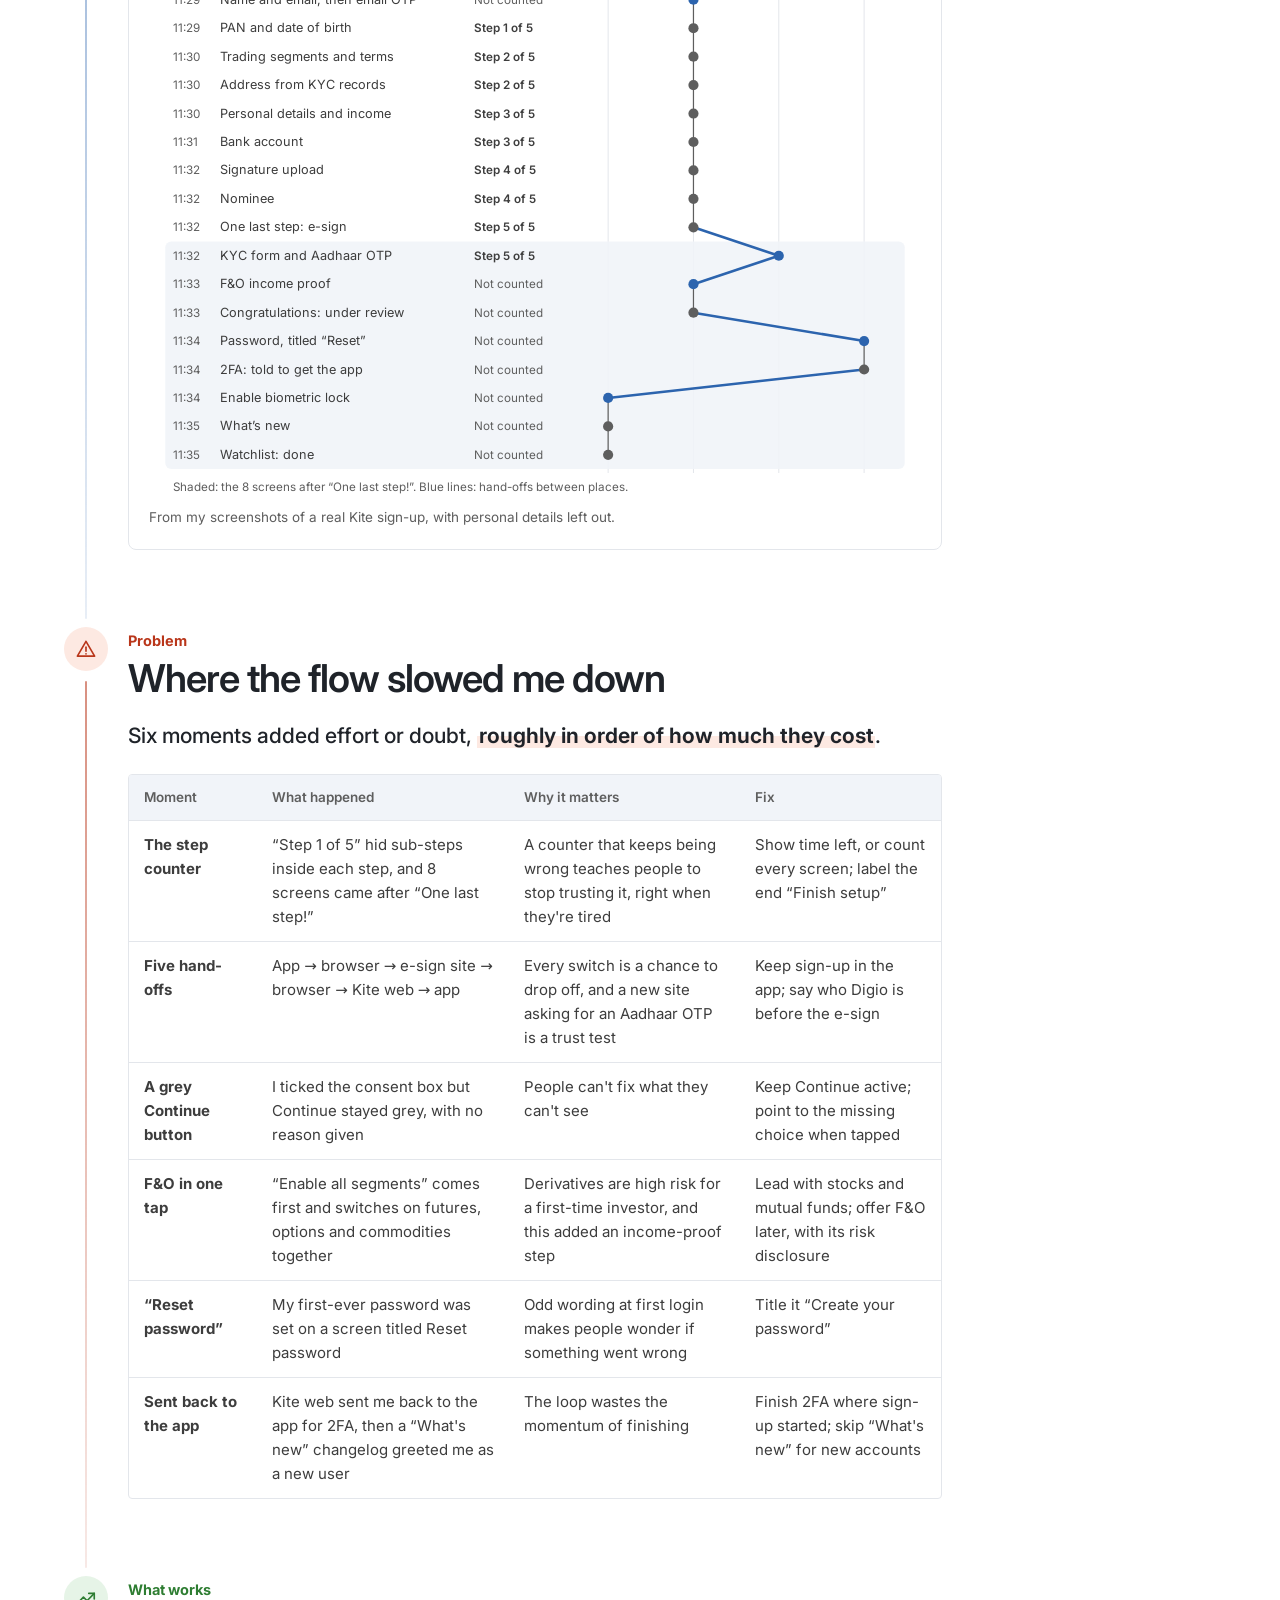
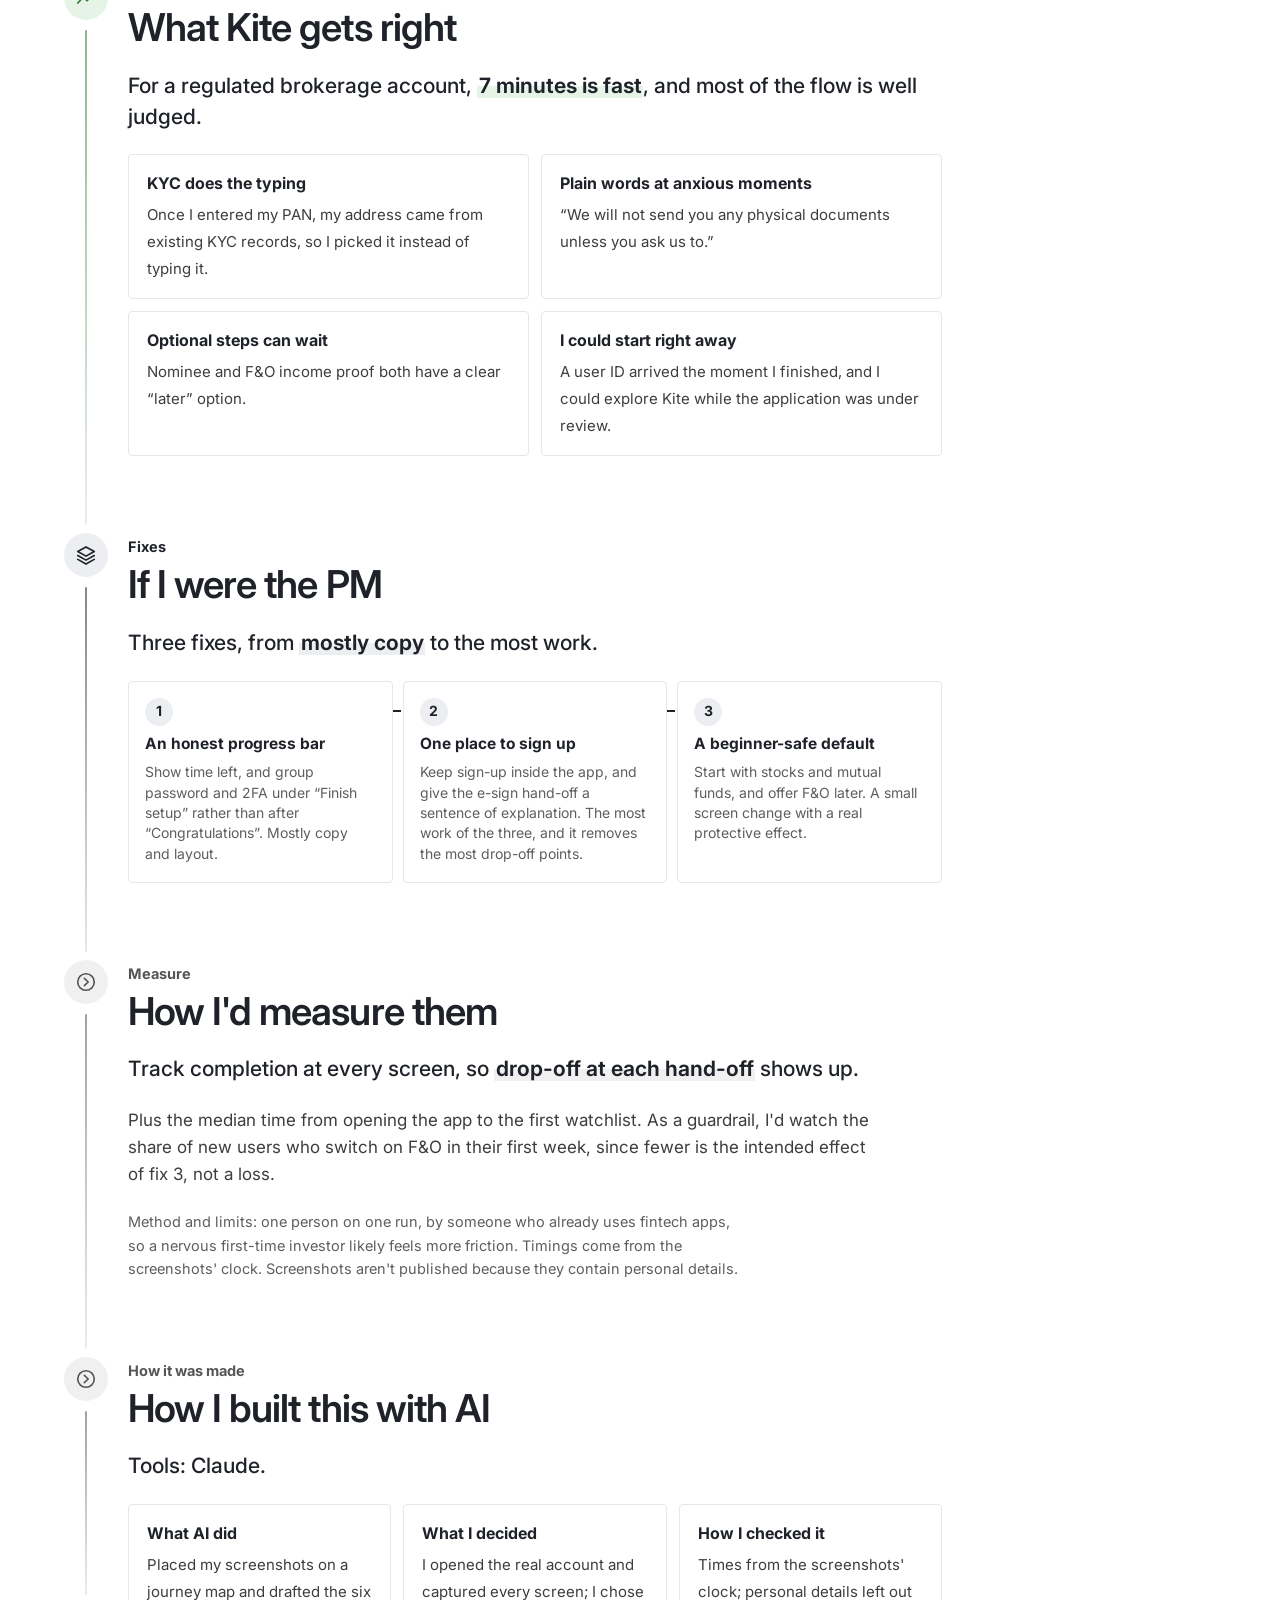
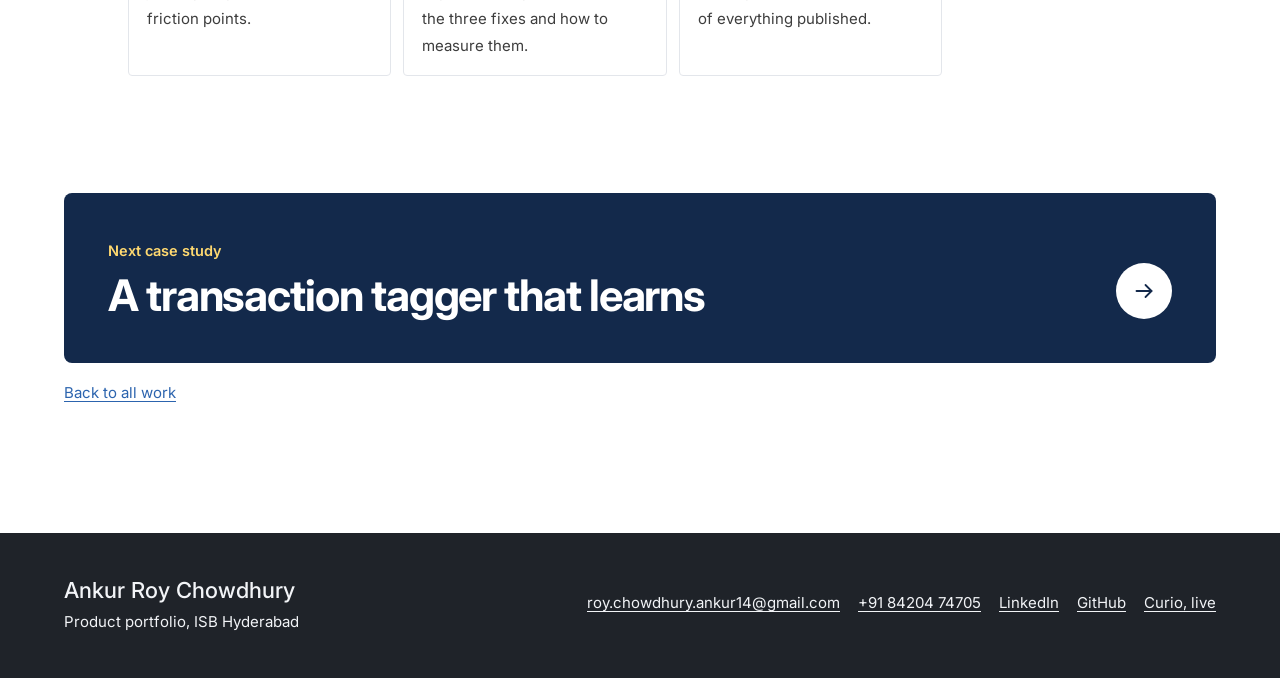
<file: kite.html>
<!DOCTYPE html>
<html lang="en" data-product="kite">
<head>
<meta charset="utf-8">
<meta name="viewport" content="width=device-width, initial-scale=1, viewport-fit=cover">
<title>Onboarding audit: Zerodha Kite | Ankur Roy Chowdhury</title>
<meta name="description" content="A screen-by-screen audit of opening a Zerodha Kite account, with three fixes and how to measure them.">
<meta name="author" content="Ankur Roy Chowdhury">
<meta property="og:title" content="Onboarding audit: Zerodha Kite | Ankur Roy Chowdhury">
<meta property="og:description" content="A screen-by-screen audit of opening a Zerodha Kite account, with three fixes and how to measure them.">
<meta property="og:type" content="website">
<meta property="og:image" content="https://ankurroychowdhury.vercel.app/assets/img/og.png">
<meta property="og:image:width" content="1200">
<meta property="og:image:height" content="630">
<meta property="og:url" content="https://ankurroychowdhury.vercel.app/kite">
<link rel="canonical" href="https://ankurroychowdhury.vercel.app/kite">
<meta name="twitter:card" content="summary_large_image">
<meta name="theme-color" content="#F5F8FC">
<link rel="icon" href="data:image/svg+xml,%3Csvg xmlns='http://www.w3.org/2000/svg' viewBox='0 0 64 64'%3E%3Crect width='64' height='64' rx='14' fill='%23192890'/%3E%3Crect x='14' y='40' width='36' height='8' rx='1' fill='%23BFFF87'/%3E%3Ctext x='32' y='45' font-family='Georgia,serif' font-size='38' font-weight='600' text-anchor='middle' fill='%23FFFFFF'%3EA%3C/text%3E%3C/svg%3E">
<link rel="apple-touch-icon" href="/assets/img/icon-180.png">
<link rel="preload" href="/assets/fonts/inter-latin.woff2" as="font" type="font/woff2" crossorigin>
<link rel="stylesheet" href="/assets/site.css">
<link rel="stylesheet" href="/assets/case.css">
<script>(function(){var r=document.documentElement;r.classList.add('js');try{var t=localStorage.getItem('theme');if(t==='dark'||t==='light')r.setAttribute('data-theme',t)}catch(e){}try{if(document.referrer&&new URL(document.referrer).origin===location.origin)r.classList.add('no-intro')}catch(e){}})();</script>
<script src="/assets/site.js" defer></script>
<script src="/assets/case.js" defer></script>
</head>
<body>
<a class="skip" href="#main">Skip to content</a>
<div class="progress" aria-hidden="true"></div>
<header class="site-head"><div class="wrap head-row">
  <a class="brand" href="/">Ankur Roy Chowdhury</a>
  <nav class="nav" aria-label="Main">
    <a href="/#work">Work</a><a href="/curio">Curio</a><a href="/furrio">Furrio</a><a href="/fold">Fold</a><a href="/#about">About</a><a href="/#contact">Contact</a><a href="/Ankur_RoyChowdhury_CV.pdf">Résumé</a>
  </nav>
  <div class="tools">
    <button class="icon-btn" type="button" data-haptics-toggle hidden aria-pressed="true" aria-label="Turn haptics off"><svg viewBox="0 0 24 24" fill="none" stroke="currentColor" stroke-width="1.8" stroke-linecap="round" stroke-linejoin="round" aria-hidden="true" focusable="false"><rect x="8" y="3.5" width="8" height="17" rx="2.2"/><path class="i-wave" d="M4.6 9v6M19.4 9v6M1.9 10.6v2.8M22.1 10.6v2.8"/><path class="i-slash" d="M3.5 3.5l17 17"/></svg></button>
    <button class="icon-btn" type="button" data-theme-toggle aria-label="Switch to dark mode"><svg class="i-moon" viewBox="0 0 24 24" fill="none" stroke="currentColor" stroke-width="1.8" stroke-linecap="round" stroke-linejoin="round" aria-hidden="true" focusable="false"><path d="M20.5 14.6A8.5 8.5 0 0 1 9.4 3.5a8.5 8.5 0 1 0 11.1 11.1z"/></svg><svg class="i-sun" viewBox="0 0 24 24" fill="none" stroke="currentColor" stroke-width="1.8" stroke-linecap="round" stroke-linejoin="round" aria-hidden="true" focusable="false"><circle cx="12" cy="12" r="4.2"/><path d="M12 2.5v2.2M12 19.3v2.2M4.6 4.6l1.6 1.6M17.8 17.8l1.6 1.6M2.5 12h2.2M19.3 12h2.2M4.6 19.4l1.6-1.6M17.8 6.2l1.6-1.6"/></svg></button>
    <button class="icon-btn menu-btn" type="button" aria-haspopup="dialog" aria-expanded="false" aria-label="Open menu"><svg viewBox="0 0 24 24" fill="none" stroke="currentColor" stroke-width="1.8" stroke-linecap="round" stroke-linejoin="round" aria-hidden="true" focusable="false"><path d="M4 7.5h16M4 12h16M4 16.5h16"/></svg></button>
  </div>
</div></header>
<dialog class="menu" aria-label="Menu">
  <div class="menu-top"><a class="brand" href="/">Ankur Roy Chowdhury</a><button class="icon-btn" type="button" data-close aria-label="Close menu"><svg viewBox="0 0 24 24" fill="none" stroke="currentColor" stroke-width="1.8" stroke-linecap="round" stroke-linejoin="round" aria-hidden="true" focusable="false"><path d="M6 6l12 12M18 6 6 18"/></svg></button></div>
  <ul class="menu-list"><li style="--i:0"><a href="/curio">Curio<small>A live AI product with 120 users</small></a></li><li style="--i:1"><a href="/furrio">Furrio<small>A freelance store launch</small></a></li><li style="--i:2"><a href="/fold">Fold<small>From 50 reviews to an A/B test</small></a></li><li style="--i:3"><a href="/amazon">Amazon redesign<small>A product page built for deciding</small></a></li><li style="--i:4"><a href="/kite" aria-current="page">Kite onboarding audit<small>19 screens in 7 minutes</small></a></li><li style="--i:5"><a href="/tagger">Tagger prototype<small>An AI tagger that learns</small></a></li><li style="--i:6"><a href="/prioritization">Prioritization<small>10 ideas, 3 quick wins</small></a></li><li style="--i:7"><a href="/competitors">Competitors<small>Fold, INDmoney and CRED Money</small></a></li><li style="--i:8"><a href="/#about">About</a></li><li style="--i:9"><a href="/#contact">Contact</a></li><li style="--i:10"><a href="/Ankur_RoyChowdhury_CV.pdf">Résumé<small>One page, PDF</small></a></li></ul>
</dialog>
<main id="main">
<article class="case">
<header class="c-hero">
  <div class="wrap c-hero-grid">
    <div class="c-hero-text">
      <p class="crumb"><a href="/#work">Work</a> / Kite onboarding audit</p>
      <h1 class="vt-landing is-long" style="view-transition-name: t-kite">Opening a Zerodha Kite account: 19 screens in 7 minutes</h1>
      <p class="dek">I opened a real Zerodha account, from the Kite app's welcome screen to my first watchlist. Pre-filled KYC details made it fast. The friction came from a step counter that undercounts, five hand-offs between the app, the browser and an e-sign site, and setup that carries on after &ldquo;Congratulations&rdquo;.</p>
      <div class="cta"><a class="btn" href="#friction">Where it slowed me down</a><a class="btn ghost" href="#fixes">My three fixes</a></div>
    </div>
    <div class="stage"><div class="jp" data-jp>
  <div class="jp-top"><span><b data-jp-n>Screen 1</b> of 19</span><span data-jp-time>11:28</span></div>
  <p class="jp-screen" data-jp-screen aria-live="polite">Welcome: open a free account</p>
  <div class="lanes" aria-hidden="true"><span class="lane is-on" data-lane="app">Kite app</span><span class="lane" data-lane="signup">Sign-up site</span><span class="lane" data-lane="esign">E-sign (Digio)</span><span class="lane" data-lane="web">Kite web</span></div>
  <div class="bars">
    <div class="bar-row"><div class="row"><span>Kite's counter says</span><b data-jp-step>Not counted</b></div><div class="steps5" aria-hidden="true"><i></i><i></i><i></i><i></i><i></i></div></div>
    <div class="bar-row"><div class="row"><span>Real progress</span><b data-jp-real>1 of 19 screens</b></div><div class="real" aria-hidden="true"><i data-jp-bar></i></div></div>
  </div>
  <div class="jp-ctrl"><button type="button" data-jp-play aria-label="Play the sign-up"><svg viewBox="0 0 24 24" fill="none" stroke="currentColor" stroke-width="1.8" stroke-linecap="round" stroke-linejoin="round" aria-hidden="true" focusable="false"><path d="M8 5.6v12.8L18.4 12z" fill="currentColor"/></svg></button><input type="range" min="1" max="19" value="1" aria-label="Screen number" data-jp-range></div>
  <p class="jp-note" data-jp-note>Press play, or drag through all 19 screens.</p>
  <script type="application/json" id="kite-journey">[["11:28", "Welcome: open a free account", "Not counted", "app"], ["11:28", "Phone number and OTP", "Not counted", "app"], ["11:29", "Name and email, then email OTP", "Not counted", "signup"], ["11:29", "PAN and date of birth", "Step 1 of 5", "signup"], ["11:30", "Trading segments and terms", "Step 2 of 5", "signup"], ["11:30", "Address from KYC records", "Step 2 of 5", "signup"], ["11:30", "Personal details and income", "Step 3 of 5", "signup"], ["11:31", "Bank account", "Step 3 of 5", "signup"], ["11:32", "Signature upload", "Step 4 of 5", "signup"], ["11:32", "Nominee", "Step 4 of 5", "signup"], ["11:32", "One last step: e-sign", "Step 5 of 5", "signup"], ["11:32", "KYC form and Aadhaar OTP", "Step 5 of 5", "esign"], ["11:33", "F&O income proof", "Not counted", "signup"], ["11:33", "Congratulations: under review", "Not counted", "signup"], ["11:34", "Password, titled “Reset”", "Not counted", "web"], ["11:34", "2FA: told to get the app", "Not counted", "web"], ["11:34", "Enable biometric lock", "Not counted", "app"], ["11:35", "What’s new", "Not counted", "app"], ["11:35", "Watchlist: done", "Not counted", "app"]]</script>
</div><p class="stage-hint">Replay my sign-up: Kite's counter against real progress.</p></div>
  </div>
</header>
<section class="glance wrap" aria-labelledby="glance-h">
  <div class="glance-card">
    <h2 class="glance-title" id="glance-h">At a glance</h2>
    <ul class="glance-stats" style="--cols:4"><li><span class="n"><span data-count="19">19</span></span><span class="l">screens from the welcome screen to the first watchlist</span></li><li><span class="n"><span data-count="7">7</span><small>min</small></span><span class="l">end to end, timed from the screenshots' clock</span></li><li data-tone="bad"><span class="n"><span data-count="5">5</span></span><span class="l">hand-offs between the app, the browser and an e-sign site</span></li><li data-tone="bad"><span class="n"><span data-count="8">8</span></span><span class="l">screens after &ldquo;One last step!&rdquo;</span></li></ul>
    <dl class="glance-facts"><div><dt>Product</dt><dd>Zerodha Kite, iPhone</dd></div><div><dt>Run</dt><dd>31 Oct 2026, 11:28 to 11:35</dd></div><div><dt>Evidence</dt><dd>A screenshot of every screen</dd></div><div><dt>Deliverable</dt><dd>Journey map and fixes</dd></div></dl>
  </div>
</section>
<section class="tldr wrap" aria-labelledby="tldr-h">
  <h2 id="tldr-h">The short version</h2>
  <ul class="tldr-cards"><li data-kind="problem"><h3 class="k"><svg viewBox="0 0 24 24" fill="none" stroke="currentColor" stroke-width="1.8" stroke-linecap="round" stroke-linejoin="round" aria-hidden="true" focusable="false"><path d="M12 3.6 2.6 19.8h18.8L12 3.6z"/><path d="M12 10v4.4"/><path d="M12 17.3v.2"/></svg>Problem</h3><p>&ldquo;5 steps&rdquo; covers 9 of 19 screens; 8 screens come after &ldquo;One last step!&rdquo;</p></li><li data-kind="build"><h3 class="k"><svg viewBox="0 0 24 24" fill="none" stroke="currentColor" stroke-width="1.8" stroke-linecap="round" stroke-linejoin="round" aria-hidden="true" focusable="false"><path d="m12 3.2 9 5-9 5-9-5 9-5z"/><path d="m3 12.6 9 5 9-5"/><path d="m3 16.8 9 5 9-5"/></svg>Fixes</h3><p>An honest progress bar, one place to sign up, and a beginner-safe default for F&amp;O.</p></li><li data-kind="result"><h3 class="k"><svg viewBox="0 0 24 24" fill="none" stroke="currentColor" stroke-width="1.8" stroke-linecap="round" stroke-linejoin="round" aria-hidden="true" focusable="false"><path d="M3 17.5 9.2 11l4 4L21 7"/><path d="M15 7h6v6"/></svg>Measure</h3><p>Completion at every screen, and time from opening the app to the first watchlist.</p></li></ul>
</section>
<div class="wrap case-grid">
<div class="cbody">
<section class="sec" id="journey" data-kind="evidence" aria-labelledby="journey-h">
  <span class="sec-ico" aria-hidden="true"><svg viewBox="0 0 24 24" fill="none" stroke="currentColor" stroke-width="1.8" stroke-linecap="round" stroke-linejoin="round" aria-hidden="true" focusable="false"><circle cx="10.5" cy="10.5" r="6.2"/><path d="m15.2 15.2 5.3 5.3"/></svg></span>
  <div class="sec-head"><p class="sec-kind">Evidence</p><h2 id="journey-h">The journey, screen by screen</h2></div>
  <p class="key">Kite's &ldquo;5 steps&rdquo; cover <mark>9 of the 19 screens</mark>. The rest come before the counter starts or after it says the last step is done.</p>
  <p>Each row is one screen, placed where it happened: the Kite app, Zerodha's sign-up site in the browser, the Digio e-sign site, or Kite on the web.</p><figure class='figure' tabindex='0'><svg viewBox="0 0 760 600" role="img" aria-label="Nineteen screens in seven minutes across four places, with five hand-offs. Eight screens come after One last step."><text x="24" y="26" font-size="11.5" font-weight="700" style="fill:var(--muted)" text-anchor="start" >Time</text><text x="70" y="26" font-size="11.5" font-weight="700" style="fill:var(--muted)" text-anchor="start" >Screen</text><text x="320" y="26" font-size="11.5" font-weight="700" style="fill:var(--muted)" text-anchor="start" >Kite&#x27;s counter</text><text x="452" y="26" font-size="11.5" font-weight="700" style="fill:var(--ink)" text-anchor="middle" >Kite app</text><line x1="452" x2="452" y1="40" y2="578" style="stroke:var(--rule)"/><text x="536" y="26" font-size="11.5" font-weight="700" style="fill:var(--ink)" text-anchor="middle" >Sign-up site</text><line x1="536" x2="536" y1="40" y2="578" style="stroke:var(--rule)"/><text x="620" y="26" font-size="11.5" font-weight="700" style="fill:var(--ink)" text-anchor="middle" >E-sign (Digio)</text><line x1="620" x2="620" y1="40" y2="578" style="stroke:var(--rule)"/><text x="704" y="26" font-size="11.5" font-weight="700" style="fill:var(--ink)" text-anchor="middle" >Kite web</text><line x1="704" x2="704" y1="40" y2="578" style="stroke:var(--rule)"/><rect x="16" y="350" width="728" height="224" rx="6" style="fill:var(--tint)" fill-opacity="0.9"/><line x1="452" y1="56" x2="452" y2="84" style="stroke:var(--muted)" stroke-width="1.2"/><line x1="452" y1="84" x2="536" y2="112" style="stroke:var(--accent)" stroke-width="2.5"/><line x1="536" y1="112" x2="536" y2="140" style="stroke:var(--muted)" stroke-width="1.2"/><line x1="536" y1="140" x2="536" y2="168" style="stroke:var(--muted)" stroke-width="1.2"/><line x1="536" y1="168" x2="536" y2="196" style="stroke:var(--muted)" stroke-width="1.2"/><line x1="536" y1="196" x2="536" y2="224" style="stroke:var(--muted)" stroke-width="1.2"/><line x1="536" y1="224" x2="536" y2="252" style="stroke:var(--muted)" stroke-width="1.2"/><line x1="536" y1="252" x2="536" y2="280" style="stroke:var(--muted)" stroke-width="1.2"/><line x1="536" y1="280" x2="536" y2="308" style="stroke:var(--muted)" stroke-width="1.2"/><line x1="536" y1="308" x2="536" y2="336" style="stroke:var(--muted)" stroke-width="1.2"/><line x1="536" y1="336" x2="620" y2="364" style="stroke:var(--accent)" stroke-width="2.5"/><line x1="620" y1="364" x2="536" y2="392" style="stroke:var(--accent)" stroke-width="2.5"/><line x1="536" y1="392" x2="536" y2="420" style="stroke:var(--muted)" stroke-width="1.2"/><line x1="536" y1="420" x2="704" y2="448" style="stroke:var(--accent)" stroke-width="2.5"/><line x1="704" y1="448" x2="704" y2="476" style="stroke:var(--muted)" stroke-width="1.2"/><line x1="704" y1="476" x2="452" y2="504" style="stroke:var(--accent)" stroke-width="2.5"/><line x1="452" y1="504" x2="452" y2="532" style="stroke:var(--muted)" stroke-width="1.2"/><line x1="452" y1="532" x2="452" y2="560" style="stroke:var(--muted)" stroke-width="1.2"/><circle cx="452" cy="56" r="5" style="fill:var(--muted)"/><text x="24" y="60" font-size="11.5" font-weight="400" style="fill:var(--muted)" text-anchor="start" >11:28</text><text x="70" y="60" font-size="12.5" font-weight="400" style="fill:var(--ink)" text-anchor="start" >Welcome: open a free account</text><text x="320" y="60" font-size="11.5" font-weight="400" style="fill:var(--muted)" text-anchor="start" >Not counted</text><circle cx="452" cy="84" r="5" style="fill:var(--muted)"/><text x="24" y="88" font-size="11.5" font-weight="400" style="fill:var(--muted)" text-anchor="start" >11:28</text><text x="70" y="88" font-size="12.5" font-weight="400" style="fill:var(--ink)" text-anchor="start" >Phone number and OTP</text><text x="320" y="88" font-size="11.5" font-weight="400" style="fill:var(--muted)" text-anchor="start" >Not counted</text><circle cx="536" cy="112" r="5" style="fill:var(--accent)"/><text x="24" y="116" font-size="11.5" font-weight="400" style="fill:var(--muted)" text-anchor="start" >11:29</text><text x="70" y="116" font-size="12.5" font-weight="400" style="fill:var(--ink)" text-anchor="start" >Name and email, then email OTP</text><text x="320" y="116" font-size="11.5" font-weight="400" style="fill:var(--muted)" text-anchor="start" >Not counted</text><circle cx="536" cy="140" r="5" style="fill:var(--muted)"/><text x="24" y="144" font-size="11.5" font-weight="400" style="fill:var(--muted)" text-anchor="start" >11:29</text><text x="70" y="144" font-size="12.5" font-weight="400" style="fill:var(--ink)" text-anchor="start" >PAN and date of birth</text><text x="320" y="144" font-size="11.5" font-weight="600" style="fill:var(--ink)" text-anchor="start" >Step 1 of 5</text><circle cx="536" cy="168" r="5" style="fill:var(--muted)"/><text x="24" y="172" font-size="11.5" font-weight="400" style="fill:var(--muted)" text-anchor="start" >11:30</text><text x="70" y="172" font-size="12.5" font-weight="400" style="fill:var(--ink)" text-anchor="start" >Trading segments and terms</text><text x="320" y="172" font-size="11.5" font-weight="600" style="fill:var(--ink)" text-anchor="start" >Step 2 of 5</text><circle cx="536" cy="196" r="5" style="fill:var(--muted)"/><text x="24" y="200" font-size="11.5" font-weight="400" style="fill:var(--muted)" text-anchor="start" >11:30</text><text x="70" y="200" font-size="12.5" font-weight="400" style="fill:var(--ink)" text-anchor="start" >Address from KYC records</text><text x="320" y="200" font-size="11.5" font-weight="600" style="fill:var(--ink)" text-anchor="start" >Step 2 of 5</text><circle cx="536" cy="224" r="5" style="fill:var(--muted)"/><text x="24" y="228" font-size="11.5" font-weight="400" style="fill:var(--muted)" text-anchor="start" >11:30</text><text x="70" y="228" font-size="12.5" font-weight="400" style="fill:var(--ink)" text-anchor="start" >Personal details and income</text><text x="320" y="228" font-size="11.5" font-weight="600" style="fill:var(--ink)" text-anchor="start" >Step 3 of 5</text><circle cx="536" cy="252" r="5" style="fill:var(--muted)"/><text x="24" y="256" font-size="11.5" font-weight="400" style="fill:var(--muted)" text-anchor="start" >11:31</text><text x="70" y="256" font-size="12.5" font-weight="400" style="fill:var(--ink)" text-anchor="start" >Bank account</text><text x="320" y="256" font-size="11.5" font-weight="600" style="fill:var(--ink)" text-anchor="start" >Step 3 of 5</text><circle cx="536" cy="280" r="5" style="fill:var(--muted)"/><text x="24" y="284" font-size="11.5" font-weight="400" style="fill:var(--muted)" text-anchor="start" >11:32</text><text x="70" y="284" font-size="12.5" font-weight="400" style="fill:var(--ink)" text-anchor="start" >Signature upload</text><text x="320" y="284" font-size="11.5" font-weight="600" style="fill:var(--ink)" text-anchor="start" >Step 4 of 5</text><circle cx="536" cy="308" r="5" style="fill:var(--muted)"/><text x="24" y="312" font-size="11.5" font-weight="400" style="fill:var(--muted)" text-anchor="start" >11:32</text><text x="70" y="312" font-size="12.5" font-weight="400" style="fill:var(--ink)" text-anchor="start" >Nominee</text><text x="320" y="312" font-size="11.5" font-weight="600" style="fill:var(--ink)" text-anchor="start" >Step 4 of 5</text><circle cx="536" cy="336" r="5" style="fill:var(--muted)"/><text x="24" y="340" font-size="11.5" font-weight="400" style="fill:var(--muted)" text-anchor="start" >11:32</text><text x="70" y="340" font-size="12.5" font-weight="400" style="fill:var(--ink)" text-anchor="start" >One last step: e-sign</text><text x="320" y="340" font-size="11.5" font-weight="600" style="fill:var(--ink)" text-anchor="start" >Step 5 of 5</text><circle cx="620" cy="364" r="5" style="fill:var(--accent)"/><text x="24" y="368" font-size="11.5" font-weight="400" style="fill:var(--muted)" text-anchor="start" >11:32</text><text x="70" y="368" font-size="12.5" font-weight="400" style="fill:var(--ink)" text-anchor="start" >KYC form and Aadhaar OTP</text><text x="320" y="368" font-size="11.5" font-weight="600" style="fill:var(--ink)" text-anchor="start" >Step 5 of 5</text><circle cx="536" cy="392" r="5" style="fill:var(--accent)"/><text x="24" y="396" font-size="11.5" font-weight="400" style="fill:var(--muted)" text-anchor="start" >11:33</text><text x="70" y="396" font-size="12.5" font-weight="400" style="fill:var(--ink)" text-anchor="start" >F&amp;O income proof</text><text x="320" y="396" font-size="11.5" font-weight="400" style="fill:var(--muted)" text-anchor="start" >Not counted</text><circle cx="536" cy="420" r="5" style="fill:var(--muted)"/><text x="24" y="424" font-size="11.5" font-weight="400" style="fill:var(--muted)" text-anchor="start" >11:33</text><text x="70" y="424" font-size="12.5" font-weight="400" style="fill:var(--ink)" text-anchor="start" >Congratulations: under review</text><text x="320" y="424" font-size="11.5" font-weight="400" style="fill:var(--muted)" text-anchor="start" >Not counted</text><circle cx="704" cy="448" r="5" style="fill:var(--accent)"/><text x="24" y="452" font-size="11.5" font-weight="400" style="fill:var(--muted)" text-anchor="start" >11:34</text><text x="70" y="452" font-size="12.5" font-weight="400" style="fill:var(--ink)" text-anchor="start" >Password, titled “Reset”</text><text x="320" y="452" font-size="11.5" font-weight="400" style="fill:var(--muted)" text-anchor="start" >Not counted</text><circle cx="704" cy="476" r="5" style="fill:var(--muted)"/><text x="24" y="480" font-size="11.5" font-weight="400" style="fill:var(--muted)" text-anchor="start" >11:34</text><text x="70" y="480" font-size="12.5" font-weight="400" style="fill:var(--ink)" text-anchor="start" >2FA: told to get the app</text><text x="320" y="480" font-size="11.5" font-weight="400" style="fill:var(--muted)" text-anchor="start" >Not counted</text><circle cx="452" cy="504" r="5" style="fill:var(--accent)"/><text x="24" y="508" font-size="11.5" font-weight="400" style="fill:var(--muted)" text-anchor="start" >11:34</text><text x="70" y="508" font-size="12.5" font-weight="400" style="fill:var(--ink)" text-anchor="start" >Enable biometric lock</text><text x="320" y="508" font-size="11.5" font-weight="400" style="fill:var(--muted)" text-anchor="start" >Not counted</text><circle cx="452" cy="532" r="5" style="fill:var(--muted)"/><text x="24" y="536" font-size="11.5" font-weight="400" style="fill:var(--muted)" text-anchor="start" >11:35</text><text x="70" y="536" font-size="12.5" font-weight="400" style="fill:var(--ink)" text-anchor="start" >What’s new</text><text x="320" y="536" font-size="11.5" font-weight="400" style="fill:var(--muted)" text-anchor="start" >Not counted</text><circle cx="452" cy="560" r="5" style="fill:var(--muted)"/><text x="24" y="564" font-size="11.5" font-weight="400" style="fill:var(--muted)" text-anchor="start" >11:35</text><text x="70" y="564" font-size="12.5" font-weight="400" style="fill:var(--ink)" text-anchor="start" >Watchlist: done</text><text x="320" y="564" font-size="11.5" font-weight="400" style="fill:var(--muted)" text-anchor="start" >Not counted</text><text x="24" y="596" font-size="11.5" font-weight="400" style="fill:var(--muted)" text-anchor="start" >Shaded: the 8 screens after “One last step!”. Blue lines: hand-offs between places.</text></svg><figcaption>From my screenshots of a real Kite sign-up, with personal details left out.</figcaption></figure>
</section>
<section class="sec" id="friction" data-kind="problem" aria-labelledby="friction-h">
  <span class="sec-ico" aria-hidden="true"><svg viewBox="0 0 24 24" fill="none" stroke="currentColor" stroke-width="1.8" stroke-linecap="round" stroke-linejoin="round" aria-hidden="true" focusable="false"><path d="M12 3.6 2.6 19.8h18.8L12 3.6z"/><path d="M12 10v4.4"/><path d="M12 17.3v.2"/></svg></span>
  <div class="sec-head"><p class="sec-kind">Problem</p><h2 id="friction-h">Where the flow slowed me down</h2></div>
  <p class="key">Six moments added effort or doubt, <mark>roughly in order of how much they cost</mark>.</p>
  <div class='table-wrap' tabindex='0' role='region' aria-label='Table: Moment, What happened, Why it matters, Fix'><table><thead><tr><th scope='col'>Moment</th><th scope='col'>What happened</th><th scope='col'>Why it matters</th><th scope='col'>Fix</th></tr></thead><tbody><tr><td><strong>The step counter</strong></td><td>&ldquo;Step 1 of 5&rdquo; hid sub-steps inside each step, and 8 screens came after &ldquo;One last step!&rdquo;</td><td>A counter that keeps being wrong teaches people to stop trusting it, right when they're tired</td><td>Show time left, or count every screen; label the end &ldquo;Finish setup&rdquo;</td></tr><tr><td><strong>Five hand-offs</strong></td><td>App → browser → e-sign site → browser → Kite web → app</td><td>Every switch is a chance to drop off, and a new site asking for an Aadhaar OTP is a trust test</td><td>Keep sign-up in the app; say who Digio is before the e-sign</td></tr><tr><td><strong>A grey Continue button</strong></td><td>I ticked the consent box but Continue stayed grey, with no reason given</td><td>People can't fix what they can't see</td><td>Keep Continue active; point to the missing choice when tapped</td></tr><tr><td><strong>F&amp;O in one tap</strong></td><td>&ldquo;Enable all segments&rdquo; comes first and switches on futures, options and commodities together</td><td>Derivatives are high risk for a first-time investor, and this added an income-proof step</td><td>Lead with stocks and mutual funds; offer F&amp;O later, with its risk disclosure</td></tr><tr><td><strong>&ldquo;Reset password&rdquo;</strong></td><td>My first-ever password was set on a screen titled Reset password</td><td>Odd wording at first login makes people wonder if something went wrong</td><td>Title it &ldquo;Create your password&rdquo;</td></tr><tr><td><strong>Sent back to the app</strong></td><td>Kite web sent me back to the app for 2FA, then a &ldquo;What's new&rdquo; changelog greeted me as a new user</td><td>The loop wastes the momentum of finishing</td><td>Finish 2FA where sign-up started; skip &ldquo;What's new&rdquo; for new accounts</td></tr></tbody></table></div>
</section>
<section class="sec" id="right" data-kind="result" aria-labelledby="right-h">
  <span class="sec-ico" aria-hidden="true"><svg viewBox="0 0 24 24" fill="none" stroke="currentColor" stroke-width="1.8" stroke-linecap="round" stroke-linejoin="round" aria-hidden="true" focusable="false"><path d="M3 17.5 9.2 11l4 4L21 7"/><path d="M15 7h6v6"/></svg></span>
  <div class="sec-head"><p class="sec-kind">What works</p><h2 id="right-h">What Kite gets right</h2></div>
  <p class="key">For a regulated brokerage account, <mark>7 minutes is fast</mark>, and most of the flow is well judged.</p>
  <ul class="tiles"><li><b>KYC does the typing</b><span>Once I entered my PAN, my address came from existing KYC records, so I picked it instead of typing it.</span></li><li><b>Plain words at anxious moments</b><span>&ldquo;We will not send you any physical documents unless you ask us to.&rdquo;</span></li><li><b>Optional steps can wait</b><span>Nominee and F&amp;O income proof both have a clear &ldquo;later&rdquo; option.</span></li><li><b>I could start right away</b><span>A user ID arrived the moment I finished, and I could explore Kite while the application was under review.</span></li></ul>
</section>
<section class="sec" id="fixes" data-kind="build" aria-labelledby="fixes-h">
  <span class="sec-ico" aria-hidden="true"><svg viewBox="0 0 24 24" fill="none" stroke="currentColor" stroke-width="1.8" stroke-linecap="round" stroke-linejoin="round" aria-hidden="true" focusable="false"><path d="m12 3.2 9 5-9 5-9-5 9-5z"/><path d="m3 12.6 9 5 9-5"/><path d="m3 16.8 9 5 9-5"/></svg></span>
  <div class="sec-head"><p class="sec-kind">Fixes</p><h2 id="fixes-h">If I were the PM</h2></div>
  <p class="key">Three fixes, from <mark>mostly copy</mark> to the most work.</p>
  <ol class="flow " data-kind="build" style="--n:3"><li><b>An honest progress bar</b><span>Show time left, and group password and 2FA under &ldquo;Finish setup&rdquo; rather than after &ldquo;Congratulations&rdquo;. Mostly copy and layout.</span></li><li><b>One place to sign up</b><span>Keep sign-up inside the app, and give the e-sign hand-off a sentence of explanation. The most work of the three, and it removes the most drop-off points.</span></li><li><b>A beginner-safe default</b><span>Start with stocks and mutual funds, and offer F&amp;O later. A small screen change with a real protective effect.</span></li></ol>
</section>
<section class="sec" id="measure" data-kind="next" aria-labelledby="measure-h">
  <span class="sec-ico" aria-hidden="true"><svg viewBox="0 0 24 24" fill="none" stroke="currentColor" stroke-width="1.8" stroke-linecap="round" stroke-linejoin="round" aria-hidden="true" focusable="false"><circle cx="12" cy="12" r="9"/><path d="m10.2 8 4.2 4-4.2 4"/></svg></span>
  <div class="sec-head"><p class="sec-kind">Measure</p><h2 id="measure-h">How I'd measure them</h2></div>
  <p class="key">Track completion at every screen, so <mark>drop-off at each hand-off</mark> shows up.</p>
  <p>Plus the median time from opening the app to the first watchlist. As a guardrail, I'd watch the share of new users who switch on F&amp;O in their first week, since fewer is the intended effect of fix 3, not a loss.</p><p class="note-line">Method and limits: one person on one run, by someone who already uses fintech apps, so a nervous first-time investor likely feels more friction. Timings come from the screenshots' clock. Screenshots aren't published because they contain personal details.</p>
</section>
<section class="sec" id="built-with-ai" data-kind="next" aria-labelledby="built-with-ai-h">
  <span class="sec-ico" aria-hidden="true"><svg viewBox="0 0 24 24" fill="none" stroke="currentColor" stroke-width="1.8" stroke-linecap="round" stroke-linejoin="round" aria-hidden="true" focusable="false"><circle cx="12" cy="12" r="9"/><path d="m10.2 8 4.2 4-4.2 4"/></svg></span>
  <div class="sec-head"><p class="sec-kind">How it was made</p><h2 id="built-with-ai-h">How I built this with AI</h2></div>
  <p class="key">Tools: Claude.</p>
  <ul class="tiles three"><li><b>What AI did</b><span>Placed my screenshots on a journey map and drafted the six friction points.</span></li><li><b>What I decided</b><span>I opened the real account and captured every screen; I chose the three fixes and how to measure them.</span></li><li><b>How I checked it</b><span>Times from the screenshots' clock; personal details left out of everything published.</span></li></ul>
</section>
</div>
<nav class="toc" aria-label="On this page"><p>On this page</p><ul><li data-kind="evidence"><a href="#journey">The journey, screen by screen</a></li><li data-kind="problem"><a href="#friction">Where the flow slowed me down</a></li><li data-kind="result"><a href="#right">What Kite gets right</a></li><li data-kind="build"><a href="#fixes">If I were the PM</a></li><li data-kind="next"><a href="#measure">How I&#x27;d measure them</a></li><li data-kind="next"><a href="#built-with-ai">How I built this with AI</a></li></ul></nav>
</div>
<div class="wrap">
  <a class="door" href="/tagger" style="--door-bg:#13294B;--door-ink:#FFFFFF;--door-accent:#FFD970;--door-font:'Inter Variable', system-ui, sans-serif;--door-weight:700">
    <div><span>Next case study</span><strong data-vt="tagger">A transaction tagger that learns</strong></div>
    <span class="go" aria-hidden="true"><svg viewBox="0 0 24 24" fill="none" stroke="currentColor" stroke-width="1.8" stroke-linecap="round" stroke-linejoin="round" aria-hidden="true" focusable="false"><path d="M4.5 12h15"/><path d="m13.5 6 6 6-6 6"/></svg></span>
  </a>
  <p class="back-row"><a href="/#work">Back to all work</a></p>
</div>
</article>
</main>
<footer class="site-foot"><div class="wrap">
  <div><strong>Ankur Roy Chowdhury</strong><span>Product portfolio, ISB Hyderabad</span></div>
  <div class="foot-links"><a href="mailto:roy.chowdhury.ankur14@gmail.com">roy.chowdhury.ankur14@gmail.com</a><a href="tel:+918420474705">+91 84204 74705</a><a href="https://www.linkedin.com/in/ankurrc/">LinkedIn</a><a href="https://github.com/arcy1410">GitHub</a><a href="https://curio-three-iota.vercel.app/">Curio, live</a></div>
</div></footer>
</body>
</html>
</file>
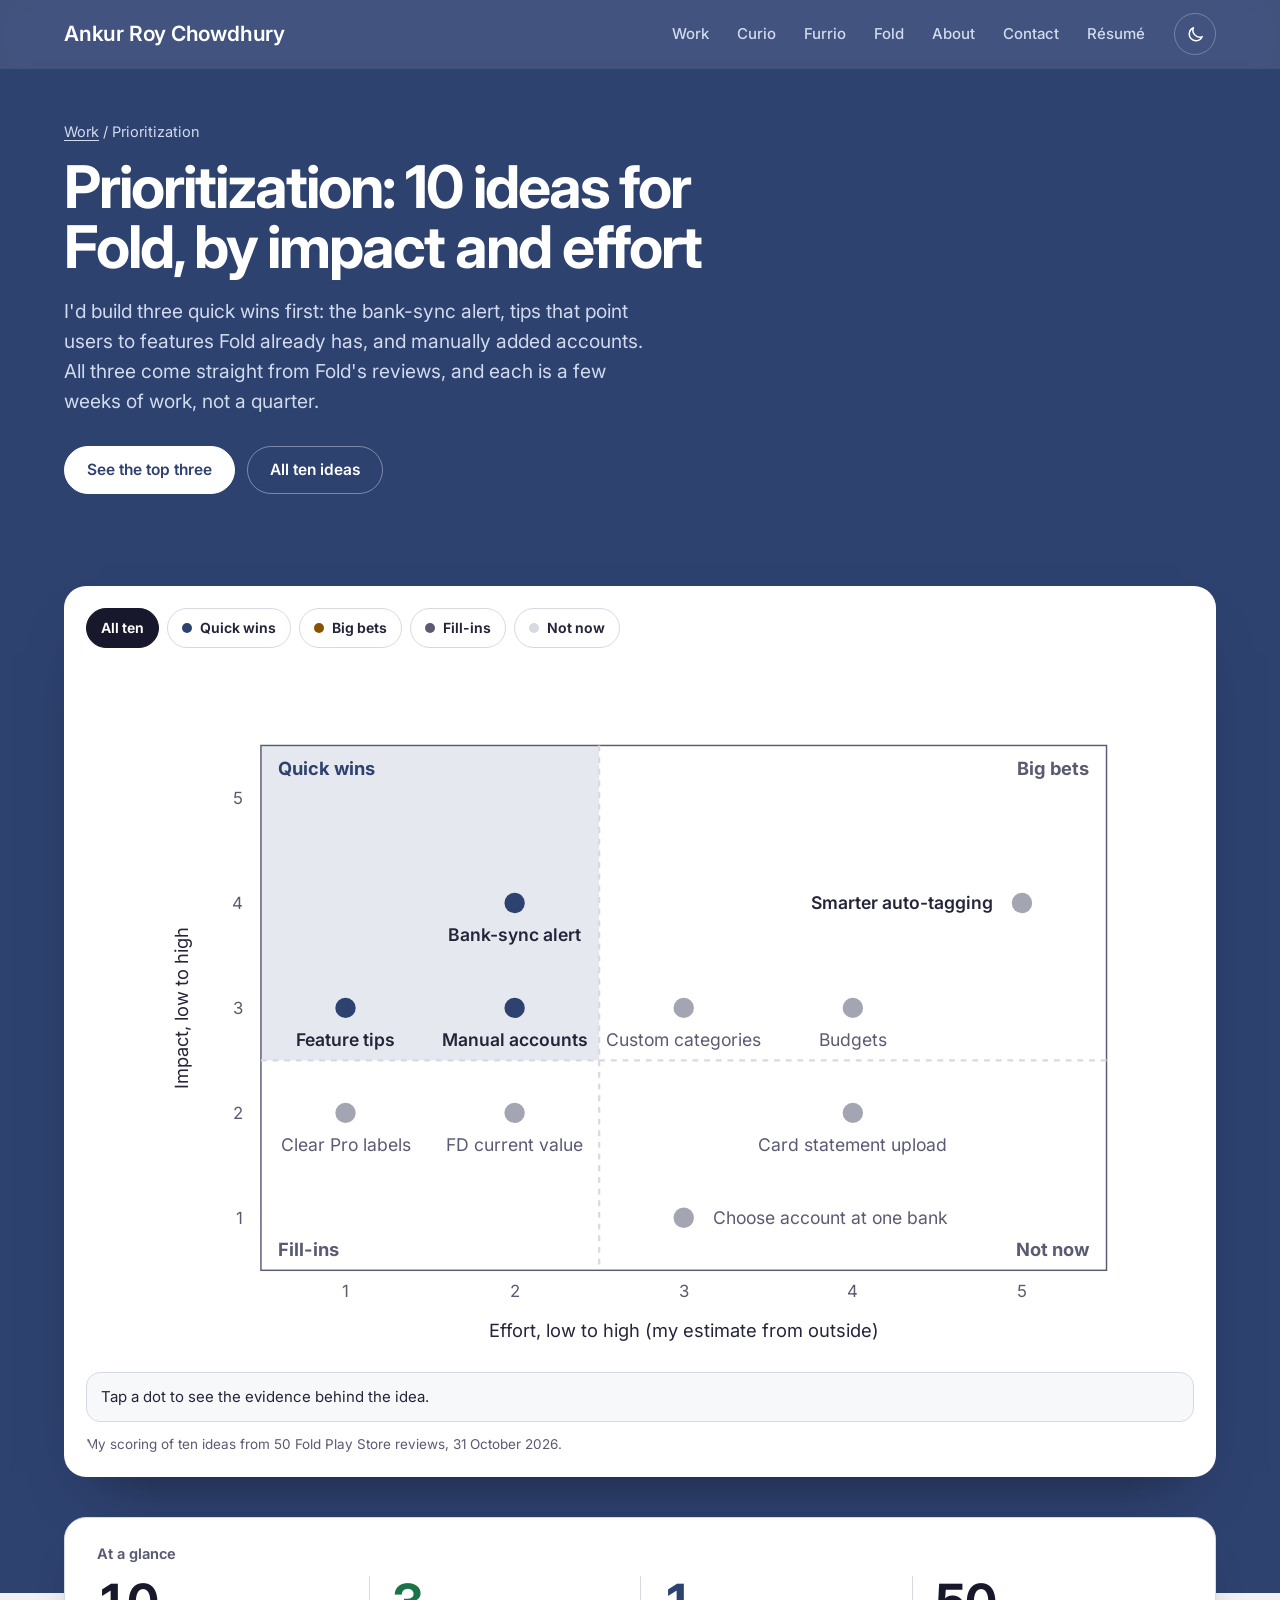
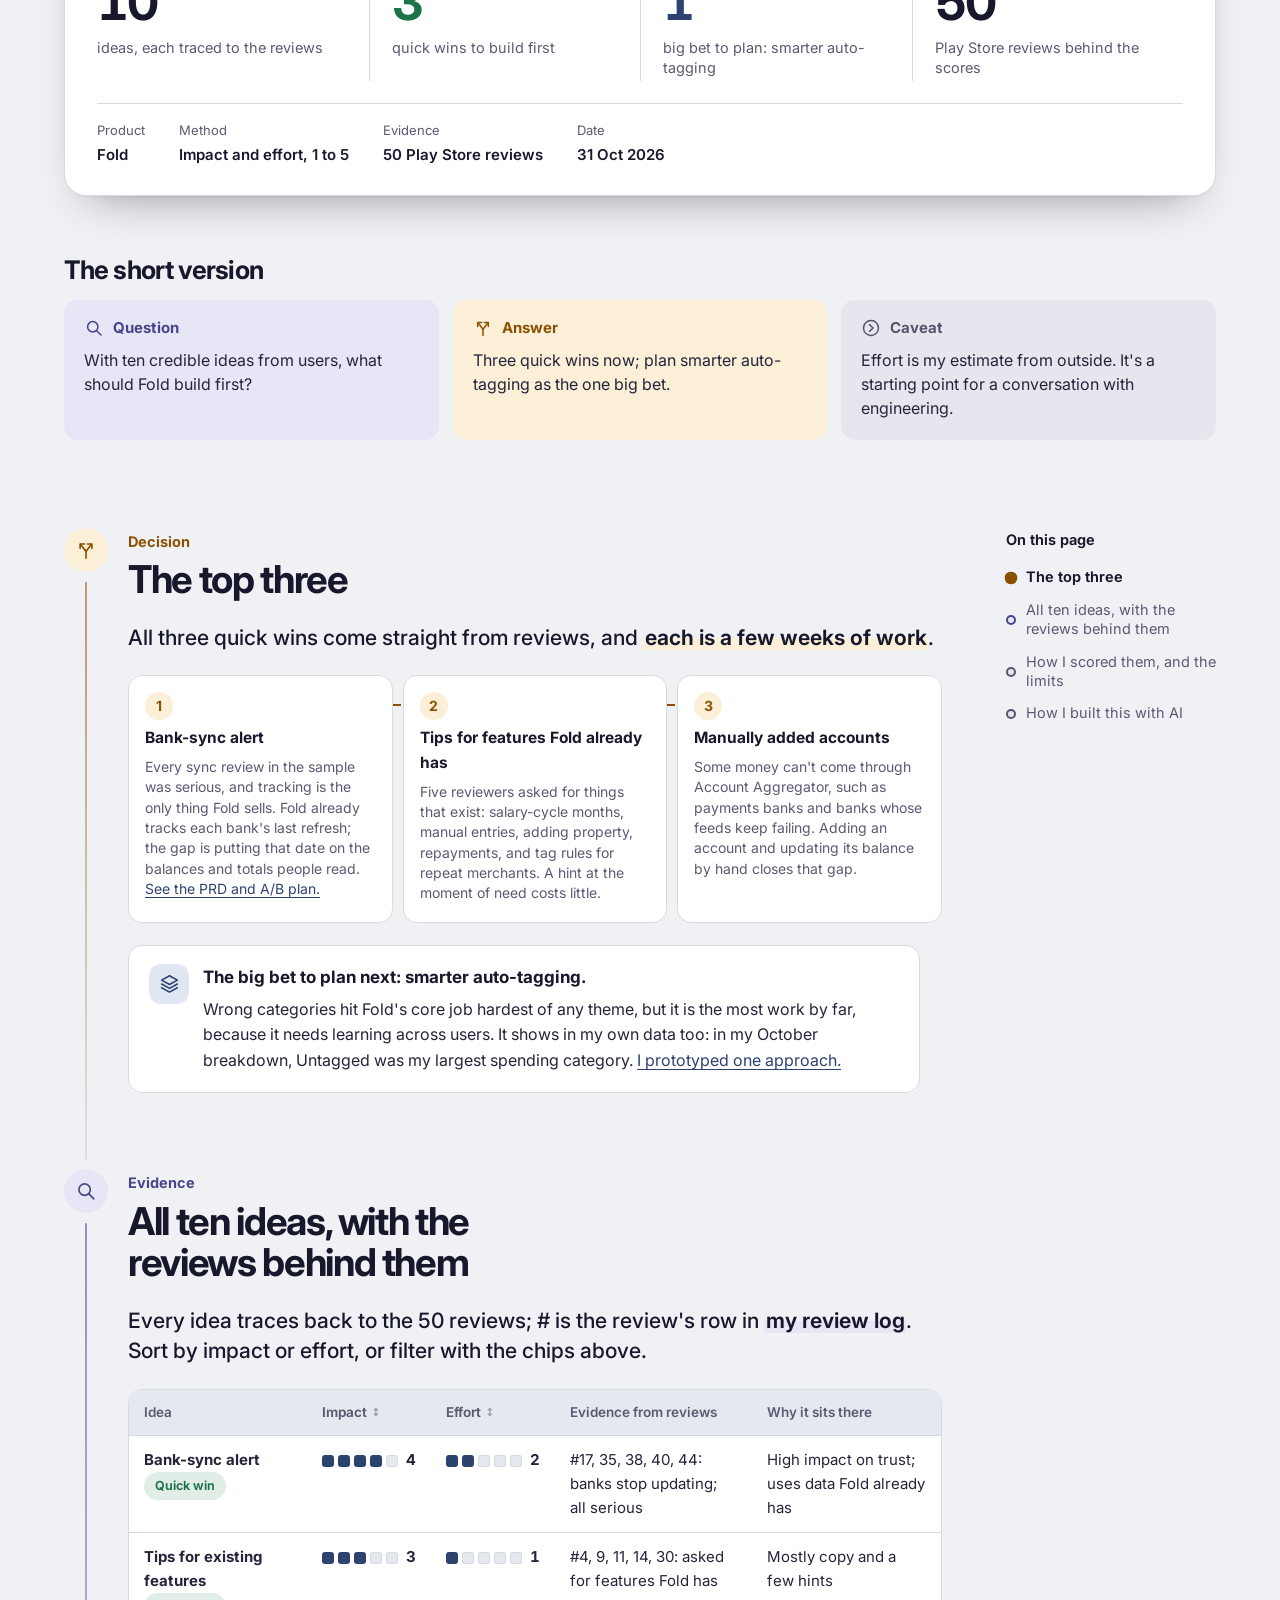
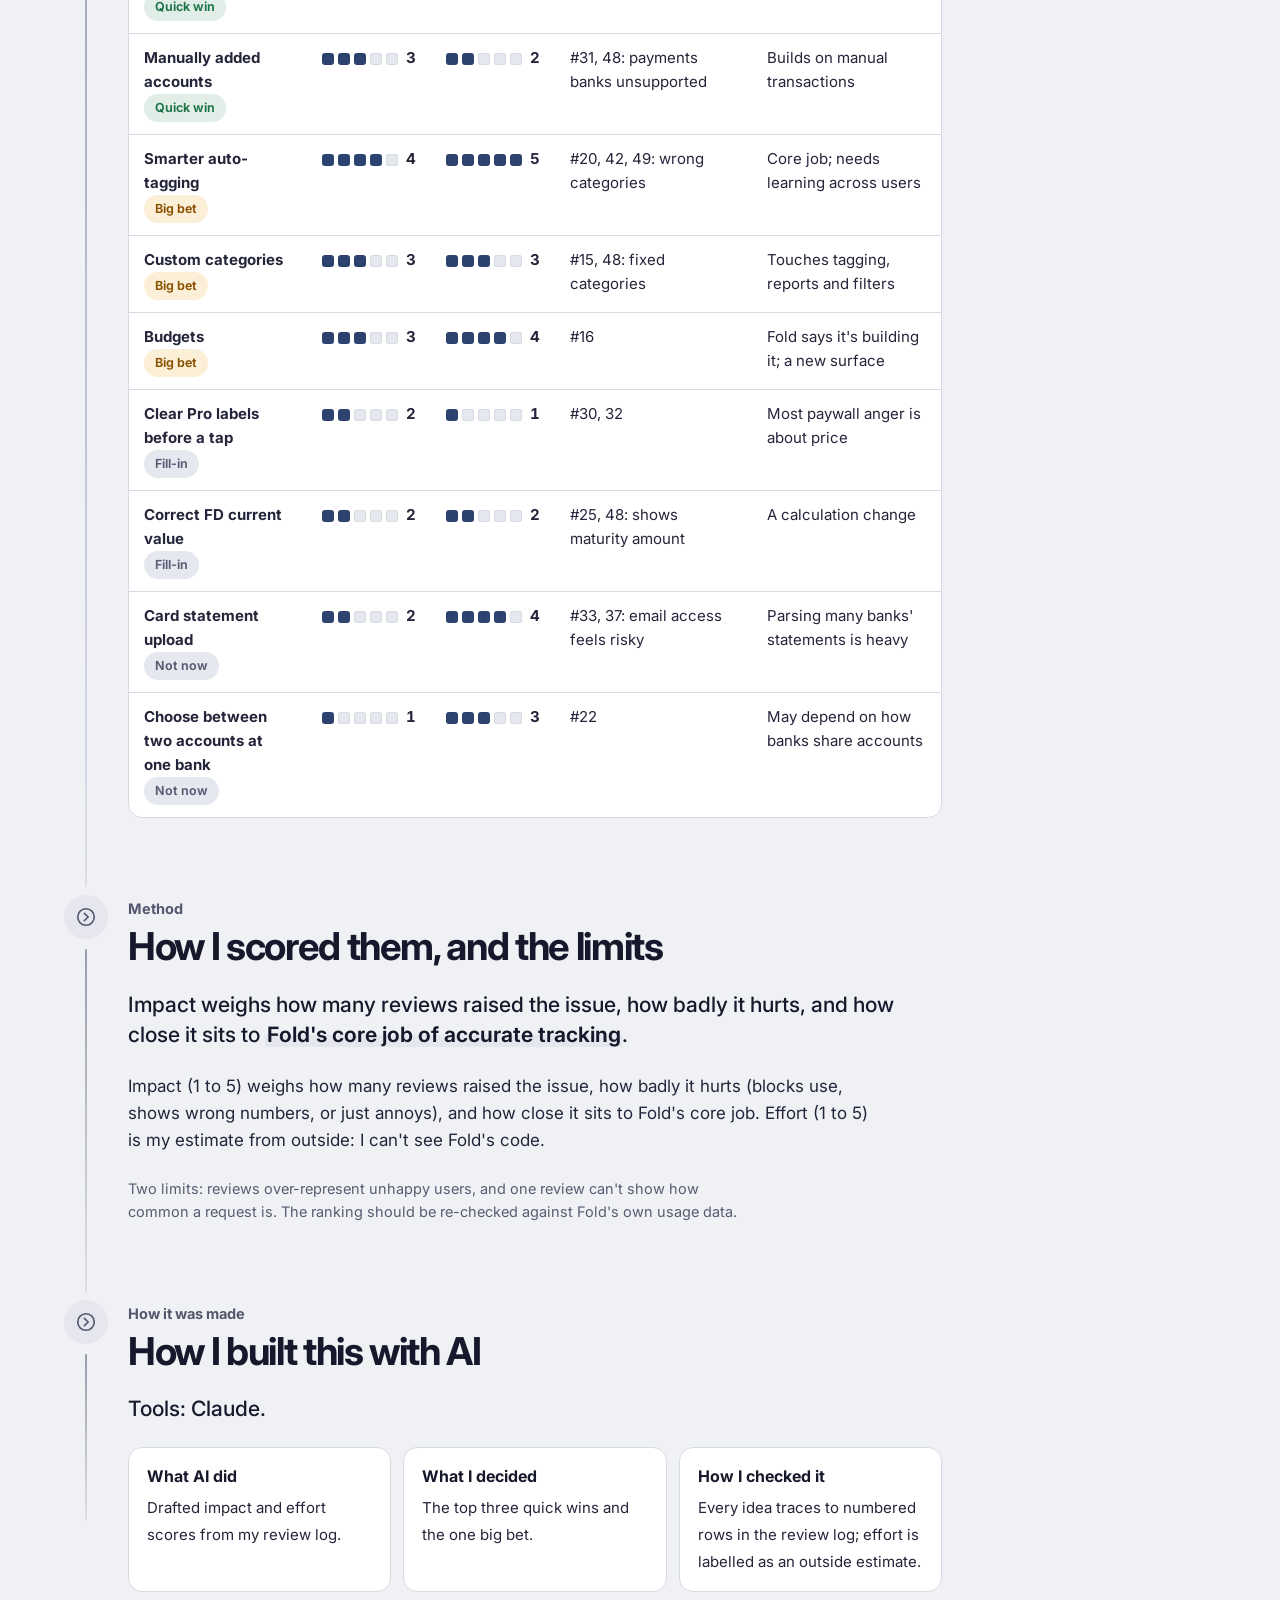
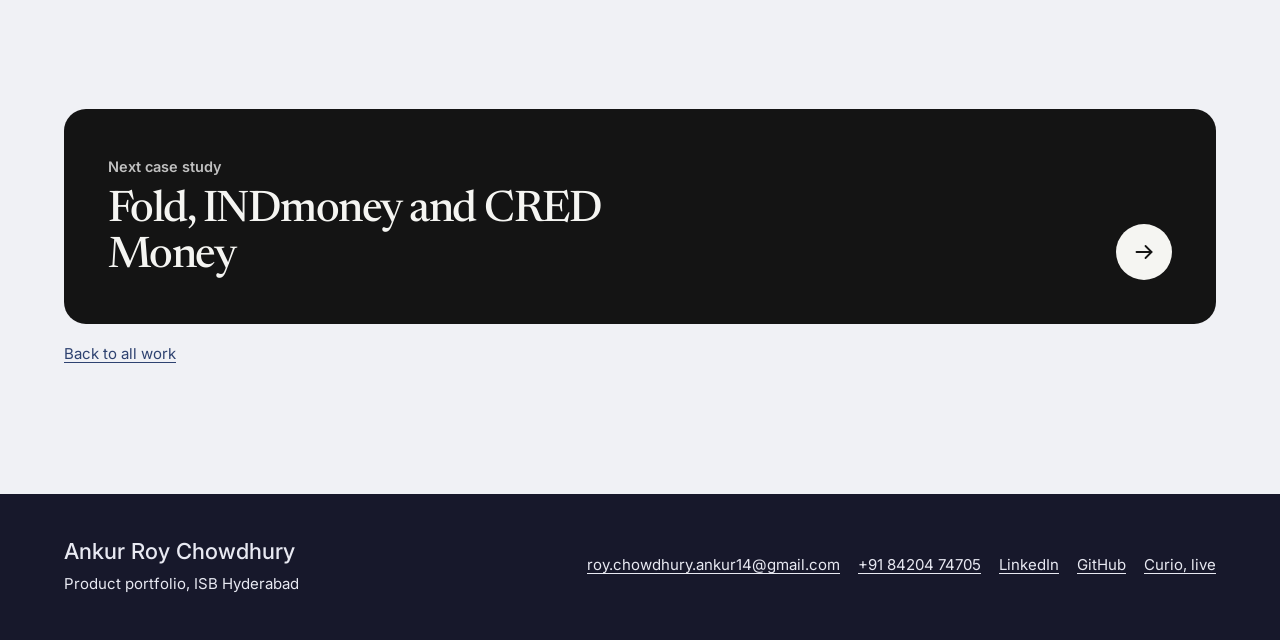
<file: prioritization.html>
<!DOCTYPE html>
<html lang="en" data-product="fold" data-variant="plan">
<head>
<meta charset="utf-8">
<meta name="viewport" content="width=device-width, initial-scale=1, viewport-fit=cover">
<title>Prioritization for Fold | Ankur Roy Chowdhury</title>
<meta name="description" content="Ten ideas for Fold scored by impact and effort: three quick wins and one big bet.">
<meta name="author" content="Ankur Roy Chowdhury">
<meta property="og:title" content="Prioritization for Fold | Ankur Roy Chowdhury">
<meta property="og:description" content="Ten ideas for Fold scored by impact and effort: three quick wins and one big bet.">
<meta property="og:type" content="website">
<meta property="og:image" content="https://ankurroychowdhury.vercel.app/assets/img/og.png">
<meta property="og:image:width" content="1200">
<meta property="og:image:height" content="630">
<meta property="og:url" content="https://ankurroychowdhury.vercel.app/prioritization">
<link rel="canonical" href="https://ankurroychowdhury.vercel.app/prioritization">
<meta name="twitter:card" content="summary_large_image">
<meta name="theme-color" content="#2E4270">
<link rel="icon" href="data:image/svg+xml,%3Csvg xmlns='http://www.w3.org/2000/svg' viewBox='0 0 64 64'%3E%3Crect width='64' height='64' rx='14' fill='%23192890'/%3E%3Crect x='14' y='40' width='36' height='8' rx='1' fill='%23BFFF87'/%3E%3Ctext x='32' y='45' font-family='Georgia,serif' font-size='38' font-weight='600' text-anchor='middle' fill='%23FFFFFF'%3EA%3C/text%3E%3C/svg%3E">
<link rel="apple-touch-icon" href="/assets/img/icon-180.png">
<link rel="preload" href="/assets/fonts/inter-latin.woff2" as="font" type="font/woff2" crossorigin>
<link rel="stylesheet" href="/assets/site.css">
<link rel="stylesheet" href="/assets/case.css">
<script>(function(){var r=document.documentElement;r.classList.add('js');try{var t=localStorage.getItem('theme');if(t==='dark'||t==='light')r.setAttribute('data-theme',t)}catch(e){}try{if(document.referrer&&new URL(document.referrer).origin===location.origin)r.classList.add('no-intro')}catch(e){}})();</script>
<script src="/assets/site.js" defer></script>
<script src="/assets/case.js" defer></script>
</head>
<body>
<a class="skip" href="#main">Skip to content</a>
<div class="progress" aria-hidden="true"></div>
<header class="site-head"><div class="wrap head-row">
  <a class="brand" href="/">Ankur Roy Chowdhury</a>
  <nav class="nav" aria-label="Main">
    <a href="/#work">Work</a><a href="/curio">Curio</a><a href="/furrio">Furrio</a><a href="/fold">Fold</a><a href="/#about">About</a><a href="/#contact">Contact</a><a href="/Ankur_RoyChowdhury_CV.pdf">Résumé</a>
  </nav>
  <div class="tools">
    <button class="icon-btn" type="button" data-haptics-toggle hidden aria-pressed="true" aria-label="Turn haptics off"><svg viewBox="0 0 24 24" fill="none" stroke="currentColor" stroke-width="1.8" stroke-linecap="round" stroke-linejoin="round" aria-hidden="true" focusable="false"><rect x="8" y="3.5" width="8" height="17" rx="2.2"/><path class="i-wave" d="M4.6 9v6M19.4 9v6M1.9 10.6v2.8M22.1 10.6v2.8"/><path class="i-slash" d="M3.5 3.5l17 17"/></svg></button>
    <button class="icon-btn" type="button" data-theme-toggle aria-label="Switch to dark mode"><svg class="i-moon" viewBox="0 0 24 24" fill="none" stroke="currentColor" stroke-width="1.8" stroke-linecap="round" stroke-linejoin="round" aria-hidden="true" focusable="false"><path d="M20.5 14.6A8.5 8.5 0 0 1 9.4 3.5a8.5 8.5 0 1 0 11.1 11.1z"/></svg><svg class="i-sun" viewBox="0 0 24 24" fill="none" stroke="currentColor" stroke-width="1.8" stroke-linecap="round" stroke-linejoin="round" aria-hidden="true" focusable="false"><circle cx="12" cy="12" r="4.2"/><path d="M12 2.5v2.2M12 19.3v2.2M4.6 4.6l1.6 1.6M17.8 17.8l1.6 1.6M2.5 12h2.2M19.3 12h2.2M4.6 19.4l1.6-1.6M17.8 6.2l1.6-1.6"/></svg></button>
    <button class="icon-btn menu-btn" type="button" aria-haspopup="dialog" aria-expanded="false" aria-label="Open menu"><svg viewBox="0 0 24 24" fill="none" stroke="currentColor" stroke-width="1.8" stroke-linecap="round" stroke-linejoin="round" aria-hidden="true" focusable="false"><path d="M4 7.5h16M4 12h16M4 16.5h16"/></svg></button>
  </div>
</div></header>
<dialog class="menu" aria-label="Menu">
  <div class="menu-top"><a class="brand" href="/">Ankur Roy Chowdhury</a><button class="icon-btn" type="button" data-close aria-label="Close menu"><svg viewBox="0 0 24 24" fill="none" stroke="currentColor" stroke-width="1.8" stroke-linecap="round" stroke-linejoin="round" aria-hidden="true" focusable="false"><path d="M6 6l12 12M18 6 6 18"/></svg></button></div>
  <ul class="menu-list"><li style="--i:0"><a href="/curio">Curio<small>A live AI product with 120 users</small></a></li><li style="--i:1"><a href="/furrio">Furrio<small>A freelance store launch</small></a></li><li style="--i:2"><a href="/fold">Fold<small>From 50 reviews to an A/B test</small></a></li><li style="--i:3"><a href="/amazon">Amazon redesign<small>A product page built for deciding</small></a></li><li style="--i:4"><a href="/kite">Kite onboarding audit<small>19 screens in 7 minutes</small></a></li><li style="--i:5"><a href="/tagger">Tagger prototype<small>An AI tagger that learns</small></a></li><li style="--i:6"><a href="/prioritization" aria-current="page">Prioritization<small>10 ideas, 3 quick wins</small></a></li><li style="--i:7"><a href="/competitors">Competitors<small>Fold, INDmoney and CRED Money</small></a></li><li style="--i:8"><a href="/#about">About</a></li><li style="--i:9"><a href="/#contact">Contact</a></li><li style="--i:10"><a href="/Ankur_RoyChowdhury_CV.pdf">Résumé<small>One page, PDF</small></a></li></ul>
</dialog>
<main id="main">
<article class="case">
<header class="c-hero is-wide">
  <div class="wrap c-hero-grid">
    <div class="c-hero-text">
      <p class="crumb"><a href="/#work">Work</a> / Prioritization</p>
      <h1 class="vt-landing is-long" style="view-transition-name: t-prioritization">Prioritization: 10 ideas for Fold, by impact and effort</h1>
      <p class="dek">I'd build three quick wins first: the bank-sync alert, tips that point users to features Fold already has, and manually added accounts. All three come straight from Fold's reviews, and each is a few weeks of work, not a quarter.</p>
      <div class="cta"><a class="btn" href="#top">See the top three</a><a class="btn ghost" href="#all">All ten ideas</a></div>
    </div>
    <div class="stage"><div class="board" data-board>
  <div class="board-top">
    <div class="chips" role="group" aria-label="Show ideas by quadrant"><button class="chip-btn" type="button" aria-pressed="true" data-quad="all">All ten</button><button class="chip-btn" type="button" aria-pressed="false" data-quad="win" style="--c:var(--accent)"><i></i>Quick wins</button><button class="chip-btn" type="button" aria-pressed="false" data-quad="bet" style="--c:var(--k-decision)"><i></i>Big bets</button><button class="chip-btn" type="button" aria-pressed="false" data-quad="fill" style="--c:var(--muted)"><i></i>Fill-ins</button><button class="chip-btn" type="button" aria-pressed="false" data-quad="later" style="--c:var(--rule)"><i></i>Not now</button></div>
  </div>
  <figure class='figure' data-pickable><svg viewBox="0 0 760 480" role="group" aria-label="Ten Fold ideas by impact and effort. Three quick wins: bank-sync alert, feature tips, manual accounts. One big bet: smarter auto-tagging."><rect x="120" y="60" width="232" height="216" style="fill:var(--tint)"/><rect x="120" y="60" width="580" height="360" fill="none" style="stroke:var(--muted)" stroke-width="1"/><line x1="352" x2="352" y1="60" y2="420" style="stroke:var(--rule)" stroke-dasharray="4 4" stroke-width="1.5"/><line x1="120" x2="700" y1="276" y2="276" style="stroke:var(--rule)" stroke-dasharray="4 4" stroke-width="1.5"/><text x="132" y="80" font-size="12.5" font-weight="700" style="fill:var(--accent)" text-anchor="start" >Quick wins</text><text x="688" y="80" font-size="12.5" font-weight="700" style="fill:var(--muted)" text-anchor="end" >Big bets</text><text x="132" y="410" font-size="12.5" font-weight="700" style="fill:var(--muted)" text-anchor="start" >Fill-ins</text><text x="688" y="410" font-size="12.5" font-weight="700" style="fill:var(--muted)" text-anchor="end" >Not now</text><text x="178.0" y="438" font-size="11.5" font-weight="400" style="fill:var(--muted)" text-anchor="middle" >1</text><text x="108" y="388.0" font-size="11.5" font-weight="400" style="fill:var(--muted)" text-anchor="end" >1</text><text x="294.0" y="438" font-size="11.5" font-weight="400" style="fill:var(--muted)" text-anchor="middle" >2</text><text x="108" y="316.0" font-size="11.5" font-weight="400" style="fill:var(--muted)" text-anchor="end" >2</text><text x="410.0" y="438" font-size="11.5" font-weight="400" style="fill:var(--muted)" text-anchor="middle" >3</text><text x="108" y="244.0" font-size="11.5" font-weight="400" style="fill:var(--muted)" text-anchor="end" >3</text><text x="526.0" y="438" font-size="11.5" font-weight="400" style="fill:var(--muted)" text-anchor="middle" >4</text><text x="108" y="172.0" font-size="11.5" font-weight="400" style="fill:var(--muted)" text-anchor="end" >4</text><text x="642.0" y="438" font-size="11.5" font-weight="400" style="fill:var(--muted)" text-anchor="middle" >5</text><text x="108" y="100.0" font-size="11.5" font-weight="400" style="fill:var(--muted)" text-anchor="end" >5</text><text x="410" y="466" font-size="12.5" font-weight="400" style="fill:var(--ink)" text-anchor="middle" >Effort, low to high (my estimate from outside)</text><text x="70" y="240" font-size="12.5" style="fill:var(--ink)" text-anchor="middle" transform="rotate(-90 70 240)">Impact, low to high</text><g class="pick" tabindex="0" role="button" aria-pressed="false" data-quad="win" aria-label="Bank-sync alert, impact 4, effort 2" data-detail="Bank-sync alert: impact 4, effort 2. Reviews #17, 35, 38, 40 and 44 say banks stop updating, and all five are serious. High impact on trust, using data Fold already has."><circle class="hit" cx="294.0" cy="168.0" r="17"/><circle cx="294.0" cy="168.0" r="7" style="fill:var(--accent)" fill-opacity="1"/><text x="294.0" y="194.0" font-size="12" font-weight="600" style="fill:var(--ink)" text-anchor="middle" >Bank-sync alert</text></g><g class="pick" tabindex="0" role="button" aria-pressed="false" data-quad="win" aria-label="Feature tips, impact 3, effort 1" data-detail="Feature tips: impact 3, effort 1. Reviews #4, 9, 11, 14 and 30 asked for features Fold already has. Mostly copy and a few hints."><circle class="hit" cx="178.0" cy="240.0" r="17"/><circle cx="178.0" cy="240.0" r="7" style="fill:var(--accent)" fill-opacity="1"/><text x="178.0" y="266.0" font-size="12" font-weight="600" style="fill:var(--ink)" text-anchor="middle" >Feature tips</text></g><g class="pick" tabindex="0" role="button" aria-pressed="false" data-quad="win" aria-label="Manual accounts, impact 3, effort 2" data-detail="Manual accounts: impact 3, effort 2. Reviews #31 and 48: payments banks aren&#x27;t supported. Builds on manual entries Fold already has."><circle class="hit" cx="294.0" cy="240.0" r="17"/><circle cx="294.0" cy="240.0" r="7" style="fill:var(--accent)" fill-opacity="1"/><text x="294.0" y="266.0" font-size="12" font-weight="600" style="fill:var(--ink)" text-anchor="middle" >Manual accounts</text></g><g class="pick" tabindex="0" role="button" aria-pressed="false" data-quad="bet" aria-label="Smarter auto-tagging, impact 4, effort 5" data-detail="Smarter auto-tagging: impact 4, effort 5. Reviews #20, 42 and 49: wrong categories. The core job, but it needs learning across users."><circle class="hit" cx="642.0" cy="168.0" r="17"/><circle cx="642.0" cy="168.0" r="7" style="fill:var(--muted)" fill-opacity="0.55"/><text x="622.0" y="172.0" font-size="12" font-weight="600" style="fill:var(--ink)" text-anchor="end" >Smarter auto-tagging</text></g><g class="pick" tabindex="0" role="button" aria-pressed="false" data-quad="bet" aria-label="Custom categories, impact 3, effort 3" data-detail="Custom categories: impact 3, effort 3. Reviews #15 and 48: fixed categories. Touches tagging, reports and filters."><circle class="hit" cx="410.0" cy="240.0" r="17"/><circle cx="410.0" cy="240.0" r="7" style="fill:var(--muted)" fill-opacity="0.55"/><text x="410.0" y="266.0" font-size="12" font-weight="400" style="fill:var(--muted)" text-anchor="middle" >Custom categories</text></g><g class="pick" tabindex="0" role="button" aria-pressed="false" data-quad="bet" aria-label="Budgets, impact 3, effort 4" data-detail="Budgets: impact 3, effort 4. Review #16. Fold says it&#x27;s building budgets, and it&#x27;s a new surface."><circle class="hit" cx="526.0" cy="240.0" r="17"/><circle cx="526.0" cy="240.0" r="7" style="fill:var(--muted)" fill-opacity="0.55"/><text x="526.0" y="266.0" font-size="12" font-weight="400" style="fill:var(--muted)" text-anchor="middle" >Budgets</text></g><g class="pick" tabindex="0" role="button" aria-pressed="false" data-quad="fill" aria-label="Clear Pro labels, impact 2, effort 1" data-detail="Clear Pro labels: impact 2, effort 1. Reviews #30 and 32. Cheap, but most paywall anger is about the price itself."><circle class="hit" cx="178.0" cy="312.0" r="17"/><circle cx="178.0" cy="312.0" r="7" style="fill:var(--muted)" fill-opacity="0.55"/><text x="178.0" y="338.0" font-size="12" font-weight="400" style="fill:var(--muted)" text-anchor="middle" >Clear Pro labels</text></g><g class="pick" tabindex="0" role="button" aria-pressed="false" data-quad="fill" aria-label="FD current value, impact 2, effort 2" data-detail="FD current value: impact 2, effort 2. Reviews #25 and 48: Fold shows the maturity amount, not today&#x27;s value. A calculation change."><circle class="hit" cx="294.0" cy="312.0" r="17"/><circle cx="294.0" cy="312.0" r="7" style="fill:var(--muted)" fill-opacity="0.55"/><text x="294.0" y="338.0" font-size="12" font-weight="400" style="fill:var(--muted)" text-anchor="middle" >FD current value</text></g><g class="pick" tabindex="0" role="button" aria-pressed="false" data-quad="later" aria-label="Card statement upload, impact 2, effort 4" data-detail="Card statement upload: impact 2, effort 4. Reviews #33 and 37: email access feels risky. Parsing many banks&#x27; statements is heavy."><circle class="hit" cx="526.0" cy="312.0" r="17"/><circle cx="526.0" cy="312.0" r="7" style="fill:var(--muted)" fill-opacity="0.55"/><text x="526.0" y="338.0" font-size="12" font-weight="400" style="fill:var(--muted)" text-anchor="middle" >Card statement upload</text></g><g class="pick" tabindex="0" role="button" aria-pressed="false" data-quad="later" aria-label="Choose account at one bank, impact 1, effort 3" data-detail="Choose account at one bank: impact 1, effort 3. Review #22. May depend on how banks share accounts."><circle class="hit" cx="410.0" cy="384.0" r="17"/><circle cx="410.0" cy="384.0" r="7" style="fill:var(--muted)" fill-opacity="0.55"/><text x="430.0" y="388.0" font-size="12" font-weight="400" style="fill:var(--muted)" text-anchor="start" >Choose account at one bank</text></g></svg><p class='detail' aria-live='polite'>Tap a dot to see the evidence behind the idea.</p><figcaption>My scoring of ten ideas from 50 Fold Play Store reviews, 31 October 2026.</figcaption></figure>
</div></div>
  </div>
</header>
<section class="glance wrap" aria-labelledby="glance-h">
  <div class="glance-card">
    <h2 class="glance-title" id="glance-h">At a glance</h2>
    <ul class="glance-stats" style="--cols:4"><li><span class="n"><span data-count="10">10</span></span><span class="l">ideas, each traced to the reviews</span></li><li data-tone="good"><span class="n"><span data-count="3">3</span></span><span class="l">quick wins to build first</span></li><li data-tone="brand"><span class="n"><span data-count="1">1</span></span><span class="l">big bet to plan: smarter auto-tagging</span></li><li><span class="n"><span data-count="50">50</span></span><span class="l">Play Store reviews behind the scores</span></li></ul>
    <dl class="glance-facts"><div><dt>Product</dt><dd>Fold</dd></div><div><dt>Method</dt><dd>Impact and effort, 1 to 5</dd></div><div><dt>Evidence</dt><dd>50 Play Store reviews</dd></div><div><dt>Date</dt><dd>31 Oct 2026</dd></div></dl>
  </div>
</section>
<section class="tldr wrap" aria-labelledby="tldr-h">
  <h2 id="tldr-h">The short version</h2>
  <ul class="tldr-cards"><li data-kind="evidence"><h3 class="k"><svg viewBox="0 0 24 24" fill="none" stroke="currentColor" stroke-width="1.8" stroke-linecap="round" stroke-linejoin="round" aria-hidden="true" focusable="false"><circle cx="10.5" cy="10.5" r="6.2"/><path d="m15.2 15.2 5.3 5.3"/></svg>Question</h3><p>With ten credible ideas from users, what should Fold build first?</p></li><li data-kind="decision"><h3 class="k"><svg viewBox="0 0 24 24" fill="none" stroke="currentColor" stroke-width="1.8" stroke-linecap="round" stroke-linejoin="round" aria-hidden="true" focusable="false"><path d="M12 21v-7.5"/><path d="M12 13.5 6.2 6"/><path d="M12 13.5 17.8 6"/><path d="M5.6 10.2V5.4h4.8"/><path d="M18.4 10.2V5.4h-4.8"/></svg>Answer</h3><p>Three quick wins now; plan smarter auto-tagging as the one big bet.</p></li><li data-kind="next"><h3 class="k"><svg viewBox="0 0 24 24" fill="none" stroke="currentColor" stroke-width="1.8" stroke-linecap="round" stroke-linejoin="round" aria-hidden="true" focusable="false"><circle cx="12" cy="12" r="9"/><path d="m10.2 8 4.2 4-4.2 4"/></svg>Caveat</h3><p>Effort is my estimate from outside. It's a starting point for a conversation with engineering.</p></li></ul>
</section>
<div class="wrap case-grid">
<div class="cbody">
<section class="sec" id="top" data-kind="decision" aria-labelledby="top-h">
  <span class="sec-ico" aria-hidden="true"><svg viewBox="0 0 24 24" fill="none" stroke="currentColor" stroke-width="1.8" stroke-linecap="round" stroke-linejoin="round" aria-hidden="true" focusable="false"><path d="M12 21v-7.5"/><path d="M12 13.5 6.2 6"/><path d="M12 13.5 17.8 6"/><path d="M5.6 10.2V5.4h4.8"/><path d="M18.4 10.2V5.4h-4.8"/></svg></span>
  <div class="sec-head"><p class="sec-kind">Decision</p><h2 id="top-h">The top three</h2></div>
  <p class="key">All three quick wins come straight from reviews, and <mark>each is a few weeks of work</mark>.</p>
  <ol class="flow " data-kind="decision" style="--n:3"><li><b>Bank-sync alert</b><span>Every sync review in the sample was serious, and tracking is the only thing Fold sells. Fold already tracks each bank's last refresh; the gap is putting that date on the balances and totals people read. <a href="/fold#prd">See the PRD and A/B plan.</a></span></li><li><b>Tips for features Fold already has</b><span>Five reviewers asked for things that exist: salary-cycle months, manual entries, adding property, repayments, and tag rules for repeat merchants. A hint at the moment of need costs little.</span></li><li><b>Manually added accounts</b><span>Some money can't come through Account Aggregator, such as payments banks and banks whose feeds keep failing. Adding an account and updating its balance by hand closes that gap.</span></li></ol><div class="callout" data-kind="build"><span class="c-ico" aria-hidden="true"><svg viewBox="0 0 24 24" fill="none" stroke="currentColor" stroke-width="1.8" stroke-linecap="round" stroke-linejoin="round" aria-hidden="true" focusable="false"><path d="m12 3.2 9 5-9 5-9-5 9-5z"/><path d="m3 12.6 9 5 9-5"/><path d="m3 16.8 9 5 9-5"/></svg></span><strong>The big bet to plan next: smarter auto-tagging.</strong><p>Wrong categories hit Fold's core job hardest of any theme, but it is the most work by far, because it needs learning across users. It shows in my own data too: in my October breakdown, Untagged was my largest spending category. <a href="/tagger">I prototyped one approach.</a></p></div>
</section>
<section class="sec" id="all" data-kind="evidence" aria-labelledby="all-h">
  <span class="sec-ico" aria-hidden="true"><svg viewBox="0 0 24 24" fill="none" stroke="currentColor" stroke-width="1.8" stroke-linecap="round" stroke-linejoin="round" aria-hidden="true" focusable="false"><circle cx="10.5" cy="10.5" r="6.2"/><path d="m15.2 15.2 5.3 5.3"/></svg></span>
  <div class="sec-head"><p class="sec-kind">Evidence</p><h2 id="all-h">All ten ideas, with the reviews behind them</h2></div>
  <p class="key">Every idea traces back to the 50 reviews; # is the review's row in <mark>my review log</mark>. Sort by impact or effort, or filter with the chips above.</p>
  <div class="table-wrap" tabindex="0" role="region" aria-label="All ten ideas"><table data-sortable><thead><tr><th scope="col">Idea</th><th scope="col" aria-sort="none"><button class="sort-btn" type="button" data-sort="impact">Impact</button></th><th scope="col" aria-sort="none"><button class="sort-btn" type="button" data-sort="effort">Effort</button></th><th scope="col">Evidence from reviews</th><th scope="col">Why it sits there</th></tr></thead><tbody><tr data-quad="win" data-impact="4" data-effort="2"><td><strong>Bank-sync alert</strong><br><span class="pill good">Quick win</span></td><td class="num"><span class="meter" aria-hidden="true"><i class="on"></i><i class="on"></i><i class="on"></i><i class="on"></i><i class=""></i></span><b>4</b></td><td class="num"><span class="meter" aria-hidden="true"><i class="on"></i><i class="on"></i><i class=""></i><i class=""></i><i class=""></i></span><b>2</b></td><td>#17, 35, 38, 40, 44: banks stop updating; all serious</td><td>High impact on trust; uses data Fold already has</td></tr><tr data-quad="win" data-impact="3" data-effort="1"><td><strong>Tips for existing features</strong><br><span class="pill good">Quick win</span></td><td class="num"><span class="meter" aria-hidden="true"><i class="on"></i><i class="on"></i><i class="on"></i><i class=""></i><i class=""></i></span><b>3</b></td><td class="num"><span class="meter" aria-hidden="true"><i class="on"></i><i class=""></i><i class=""></i><i class=""></i><i class=""></i></span><b>1</b></td><td>#4, 9, 11, 14, 30: asked for features Fold has</td><td>Mostly copy and a few hints</td></tr><tr data-quad="win" data-impact="3" data-effort="2"><td><strong>Manually added accounts</strong><br><span class="pill good">Quick win</span></td><td class="num"><span class="meter" aria-hidden="true"><i class="on"></i><i class="on"></i><i class="on"></i><i class=""></i><i class=""></i></span><b>3</b></td><td class="num"><span class="meter" aria-hidden="true"><i class="on"></i><i class="on"></i><i class=""></i><i class=""></i><i class=""></i></span><b>2</b></td><td>#31, 48: payments banks unsupported</td><td>Builds on manual transactions</td></tr><tr data-quad="bet" data-impact="4" data-effort="5"><td><strong>Smarter auto-tagging</strong><br><span class="pill warn">Big bet</span></td><td class="num"><span class="meter" aria-hidden="true"><i class="on"></i><i class="on"></i><i class="on"></i><i class="on"></i><i class=""></i></span><b>4</b></td><td class="num"><span class="meter" aria-hidden="true"><i class="on"></i><i class="on"></i><i class="on"></i><i class="on"></i><i class="on"></i></span><b>5</b></td><td>#20, 42, 49: wrong categories</td><td>Core job; needs learning across users</td></tr><tr data-quad="bet" data-impact="3" data-effort="3"><td><strong>Custom categories</strong><br><span class="pill warn">Big bet</span></td><td class="num"><span class="meter" aria-hidden="true"><i class="on"></i><i class="on"></i><i class="on"></i><i class=""></i><i class=""></i></span><b>3</b></td><td class="num"><span class="meter" aria-hidden="true"><i class="on"></i><i class="on"></i><i class="on"></i><i class=""></i><i class=""></i></span><b>3</b></td><td>#15, 48: fixed categories</td><td>Touches tagging, reports and filters</td></tr><tr data-quad="bet" data-impact="3" data-effort="4"><td><strong>Budgets</strong><br><span class="pill warn">Big bet</span></td><td class="num"><span class="meter" aria-hidden="true"><i class="on"></i><i class="on"></i><i class="on"></i><i class=""></i><i class=""></i></span><b>3</b></td><td class="num"><span class="meter" aria-hidden="true"><i class="on"></i><i class="on"></i><i class="on"></i><i class="on"></i><i class=""></i></span><b>4</b></td><td>#16</td><td>Fold says it's building it; a new surface</td></tr><tr data-quad="fill" data-impact="2" data-effort="1"><td><strong>Clear Pro labels before a tap</strong><br><span class="pill plain">Fill-in</span></td><td class="num"><span class="meter" aria-hidden="true"><i class="on"></i><i class="on"></i><i class=""></i><i class=""></i><i class=""></i></span><b>2</b></td><td class="num"><span class="meter" aria-hidden="true"><i class="on"></i><i class=""></i><i class=""></i><i class=""></i><i class=""></i></span><b>1</b></td><td>#30, 32</td><td>Most paywall anger is about price</td></tr><tr data-quad="fill" data-impact="2" data-effort="2"><td><strong>Correct FD current value</strong><br><span class="pill plain">Fill-in</span></td><td class="num"><span class="meter" aria-hidden="true"><i class="on"></i><i class="on"></i><i class=""></i><i class=""></i><i class=""></i></span><b>2</b></td><td class="num"><span class="meter" aria-hidden="true"><i class="on"></i><i class="on"></i><i class=""></i><i class=""></i><i class=""></i></span><b>2</b></td><td>#25, 48: shows maturity amount</td><td>A calculation change</td></tr><tr data-quad="later" data-impact="2" data-effort="4"><td><strong>Card statement upload</strong><br><span class="pill plain">Not now</span></td><td class="num"><span class="meter" aria-hidden="true"><i class="on"></i><i class="on"></i><i class=""></i><i class=""></i><i class=""></i></span><b>2</b></td><td class="num"><span class="meter" aria-hidden="true"><i class="on"></i><i class="on"></i><i class="on"></i><i class="on"></i><i class=""></i></span><b>4</b></td><td>#33, 37: email access feels risky</td><td>Parsing many banks' statements is heavy</td></tr><tr data-quad="later" data-impact="1" data-effort="3"><td><strong>Choose between two accounts at one bank</strong><br><span class="pill plain">Not now</span></td><td class="num"><span class="meter" aria-hidden="true"><i class="on"></i><i class=""></i><i class=""></i><i class=""></i><i class=""></i></span><b>1</b></td><td class="num"><span class="meter" aria-hidden="true"><i class="on"></i><i class="on"></i><i class="on"></i><i class=""></i><i class=""></i></span><b>3</b></td><td>#22</td><td>May depend on how banks share accounts</td></tr></tbody></table></div>
</section>
<section class="sec" id="method" data-kind="next" aria-labelledby="method-h">
  <span class="sec-ico" aria-hidden="true"><svg viewBox="0 0 24 24" fill="none" stroke="currentColor" stroke-width="1.8" stroke-linecap="round" stroke-linejoin="round" aria-hidden="true" focusable="false"><circle cx="12" cy="12" r="9"/><path d="m10.2 8 4.2 4-4.2 4"/></svg></span>
  <div class="sec-head"><p class="sec-kind">Method</p><h2 id="method-h">How I scored them, and the limits</h2></div>
  <p class="key">Impact weighs how many reviews raised the issue, how badly it hurts, and how close it sits to <mark>Fold's core job of accurate tracking</mark>.</p>
  <p>Impact (1 to 5) weighs how many reviews raised the issue, how badly it hurts (blocks use, shows wrong numbers, or just annoys), and how close it sits to Fold's core job. Effort (1 to 5) is my estimate from outside: I can't see Fold's code.</p><p class="note-line">Two limits: reviews over-represent unhappy users, and one review can't show how common a request is. The ranking should be re-checked against Fold's own usage data.</p>
</section>
<section class="sec" id="built-with-ai" data-kind="next" aria-labelledby="built-with-ai-h">
  <span class="sec-ico" aria-hidden="true"><svg viewBox="0 0 24 24" fill="none" stroke="currentColor" stroke-width="1.8" stroke-linecap="round" stroke-linejoin="round" aria-hidden="true" focusable="false"><circle cx="12" cy="12" r="9"/><path d="m10.2 8 4.2 4-4.2 4"/></svg></span>
  <div class="sec-head"><p class="sec-kind">How it was made</p><h2 id="built-with-ai-h">How I built this with AI</h2></div>
  <p class="key">Tools: Claude.</p>
  <ul class="tiles three"><li><b>What AI did</b><span>Drafted impact and effort scores from my review log.</span></li><li><b>What I decided</b><span>The top three quick wins and the one big bet.</span></li><li><b>How I checked it</b><span>Every idea traces to numbered rows in the review log; effort is labelled as an outside estimate.</span></li></ul>
</section>
</div>
<nav class="toc" aria-label="On this page"><p>On this page</p><ul><li data-kind="decision"><a href="#top">The top three</a></li><li data-kind="evidence"><a href="#all">All ten ideas, with the reviews behind them</a></li><li data-kind="next"><a href="#method">How I scored them, and the limits</a></li><li data-kind="next"><a href="#built-with-ai">How I built this with AI</a></li></ul></nav>
</div>
<div class="wrap">
  <a class="door" href="/competitors" style="--door-bg:#141414;--door-ink:#F5F5F2;--door-accent:#C0C0C0;--door-font:'Newsreader Variable', Georgia, serif;--door-weight:500">
    <div><span>Next case study</span><strong data-vt="competitors">Fold, INDmoney and CRED Money</strong></div>
    <span class="go" aria-hidden="true"><svg viewBox="0 0 24 24" fill="none" stroke="currentColor" stroke-width="1.8" stroke-linecap="round" stroke-linejoin="round" aria-hidden="true" focusable="false"><path d="M4.5 12h15"/><path d="m13.5 6 6 6-6 6"/></svg></span>
  </a>
  <p class="back-row"><a href="/#work">Back to all work</a></p>
</div>
</article>
</main>
<footer class="site-foot"><div class="wrap">
  <div><strong>Ankur Roy Chowdhury</strong><span>Product portfolio, ISB Hyderabad</span></div>
  <div class="foot-links"><a href="mailto:roy.chowdhury.ankur14@gmail.com">roy.chowdhury.ankur14@gmail.com</a><a href="tel:+918420474705">+91 84204 74705</a><a href="https://www.linkedin.com/in/ankurrc/">LinkedIn</a><a href="https://github.com/arcy1410">GitHub</a><a href="https://curio-three-iota.vercel.app/">Curio, live</a></div>
</div></footer>
</body>
</html>
</file>
<file: assets/site.css>
/* Ankur Roy Chowdhury · portfolio
   Palette from ISB's brand: Legacy Blue headlines, Innovation Blue for anything you can act on,
   Future Green only as highlighter lines and sticky-note text, cool greys for body copy and rules.
   Type: Inter (ISB's body face) and Newsreader (a free stand-in for ISB's licensed Reckless serif).
   The memorable moment is the hero's wall of evidence notes; everything else stays quiet. */

@font-face { font-family: "Inter Variable"; font-style: normal; font-display: swap; font-weight: 100 900;
  src: url(/assets/fonts/inter-latin.woff2) format("woff2");
  unicode-range: U+0000-00FF, U+0131, U+0152-0153, U+02BB-02BC, U+02C6, U+02DA, U+02DC, U+0304, U+0308, U+0329, U+2000-206F, U+20AC, U+2122, U+2191, U+2193, U+2212, U+2215, U+FEFF, U+FFFD; }
@font-face { font-family: "Inter Variable"; font-style: normal; font-display: swap; font-weight: 100 900;
  src: url(/assets/fonts/inter-latin-ext.woff2) format("woff2");
  unicode-range: U+0100-02BA, U+02BD-02C5, U+02C7-02CC, U+02CE-02D7, U+02DD-02FF, U+1D00-1DBF, U+1E00-1E9F, U+1EF2-1EFF, U+2020, U+20A0-20AB, U+20AD-20C0, U+2113, U+2C60-2C7F, U+A720-A7FF; }
@font-face { font-family: "Newsreader Variable"; font-style: normal; font-display: swap; font-weight: 200 800;
  src: url(/assets/fonts/newsreader-latin.woff2) format("woff2");
  unicode-range: U+0000-00FF, U+0131, U+0152-0153, U+02BB-02BC, U+02C6, U+02DA, U+02DC, U+0304, U+0308, U+0329, U+2000-206F, U+20AC, U+2122, U+2191, U+2193, U+2212, U+2215, U+FEFF, U+FFFD; }
@font-face { font-family: "Newsreader Variable"; font-style: normal; font-display: swap; font-weight: 200 800;
  src: url(/assets/fonts/newsreader-latin-ext.woff2) format("woff2");
  unicode-range: U+0100-02BA, U+02BD-02C5, U+02C7-02CC, U+02CE-02D7, U+02DD-02FF, U+1D00-1DBF, U+1E00-1E9F, U+1EF2-1EFF, U+2020, U+20A0-20AB, U+20AD-20C0, U+2113, U+2C60-2C7F, U+A720-A7FF; }
@font-face { font-family: "Newsreader Variable"; font-style: italic; font-display: swap; font-weight: 200 800;
  src: url(/assets/fonts/newsreader-italic-latin.woff2) format("woff2");
  unicode-range: U+0000-00FF, U+0131, U+0152-0153, U+02BB-02BC, U+02C6, U+02DA, U+02DC, U+0304, U+0308, U+0329, U+2000-206F, U+20AC, U+2122, U+2191, U+2193, U+2212, U+2215, U+FEFF, U+FFFD; }
@font-face { font-family: "Newsreader Variable"; font-style: italic; font-display: swap; font-weight: 200 800;
  src: url(/assets/fonts/newsreader-italic-latin-ext.woff2) format("woff2");
  unicode-range: U+0100-02BA, U+02BD-02C5, U+02C7-02CC, U+02CE-02D7, U+02DD-02FF, U+1D00-1DBF, U+1E00-1E9F, U+1EF2-1EFF, U+2020, U+20A0-20AB, U+20AD-20C0, U+2113, U+2C60-2C7F, U+A720-A7FF; }

:root {
  --legacy: #192890;
  --legacy-deep: #131F70;
  --innovation: #245BFF;
  --future: #BFFF87;

  --paper: #FFFFFF;
  --surface: #F4F8FA;
  --card: #FFFFFF;
  --tint: #E6EBEE;
  --rule: #CFDBE2;
  --head: #192890;
  --ink: #1D252A;
  --muted: #5D6F7A;
  --accent: #245BFF;
  --btn-bg: #192890;
  --btn-fg: #FFFFFF;
  --btn-hover: #245BFF;
  --hl: #BFFF87;
  --hl-pos: 0 92%;
  --hl-h: .42em;
  --note-bg: #192890;
  --note-fg: #BFFF87;
  --note-text: #FFFFFF;
  --note-sub: #C9D3FF;
  --progress: #245BFF;
  --good: #1D7A3A;
  --bad: #B42318;
  --warn: #8A5300;
  --warn-soft: #FBF0DC;
  --sp: #E12433;
  --pr: #006275;
  --shadow: 0 1px 2px rgba(19, 31, 112, .10), 0 14px 30px -16px rgba(19, 31, 112, .50);

  --font-display: "Newsreader Variable", "Newsreader", Georgia, "Times New Roman", serif;
  --font-body: "Inter Variable", "Inter", system-ui, -apple-system, "Segoe UI", sans-serif;
  --font-mono: ui-monospace, "SF Mono", Menlo, Consolas, monospace;
  --ease: cubic-bezier(.2, .8, .2, 1);
  --wrap: 1200px;
  color-scheme: light;
}
@media (prefers-color-scheme: dark) {
  :root:not([data-theme="light"]) {
    --paper: #0C1240; --surface: #121A55; --card: #121A55; --tint: #1A246C; --rule: #2A3680;
    --head: #FFFFFF; --ink: #E1E7F3; --muted: #A3B0C9; --accent: #8EA6FF;
    --btn-bg: #FFFFFF; --btn-fg: #192890; --btn-hover: #E6EBEE;
    --hl-pos: 0 100%; --hl-h: .16em; --progress: #BFFF87;
    --good: #6BCB86; --bad: #F2867B; --warn: #E8B45C; --warn-soft: #3A2C13; --sp: #FF8A92; --pr: #4FD1C5;
    --shadow: 0 1px 2px rgba(0, 0, 0, .4), 0 16px 32px -16px rgba(0, 0, 0, .75);
    color-scheme: dark;
  }
}
:root[data-theme="dark"] {
  --paper: #0C1240; --surface: #121A55; --card: #121A55; --tint: #1A246C; --rule: #2A3680;
  --head: #FFFFFF; --ink: #E1E7F3; --muted: #A3B0C9; --accent: #8EA6FF;
  --btn-bg: #FFFFFF; --btn-fg: #192890; --btn-hover: #E6EBEE;
  --hl-pos: 0 100%; --hl-h: .16em; --progress: #BFFF87;
  --good: #6BCB86; --bad: #F2867B; --warn: #E8B45C; --warn-soft: #3A2C13; --sp: #FF8A92; --pr: #4FD1C5;
  --shadow: 0 1px 2px rgba(0, 0, 0, .4), 0 16px 32px -16px rgba(0, 0, 0, .75);
  color-scheme: dark;
}

/* ---------- Base ---------- */
* { box-sizing: border-box; }
html { -webkit-text-size-adjust: 100%; scroll-padding-top: 88px; }
@media (prefers-reduced-motion: no-preference) { html { scroll-behavior: smooth; } }
body { margin: 0; background: var(--paper); color: var(--ink); font-family: var(--font-body); font-size: 17px; line-height: 1.6; font-optical-sizing: auto; -webkit-font-smoothing: antialiased; text-rendering: optimizeLegibility; }
img { max-width: 100%; height: auto; display: block; }
a { color: var(--accent); text-decoration-thickness: 1px; text-underline-offset: 3px; }
a:hover { text-decoration-thickness: 2px; }
:focus-visible { outline: 2px solid var(--accent); outline-offset: 3px; border-radius: 6px; }
h1, h2, h3 { font-family: var(--font-display); font-weight: 500; line-height: 1.1; letter-spacing: -.012em; color: var(--head); margin: 0; text-wrap: balance; }
h1 { font-size: clamp(38px, 5.6vw, 64px); line-height: 1.04; letter-spacing: -.02em; }
h2 { font-size: clamp(28px, 3.2vw, 38px); }
h3 { font-size: 22px; line-height: 1.2; }
p { margin: 0; }
::selection { background: var(--future); color: #192890; }
.wrap { max-width: var(--wrap); margin-inline: auto; padding-inline: 24px; }
.muted { color: var(--muted); }
.skip { position: absolute; left: 12px; top: -64px; z-index: 100; background: var(--btn-bg); color: var(--btn-fg); padding: 10px 16px; border-radius: 999px; text-decoration: none; font-weight: 600; }
.skip:focus { top: 12px; }

/* Highlighter lines: ISB's Future Green, drawn when the evidence scrolls into view */
.hl { background-image: linear-gradient(var(--hl), var(--hl)); background-repeat: no-repeat; background-size: 100% var(--hl-h); background-position: var(--hl-pos); padding: 0 .06em; -webkit-box-decoration-break: clone; box-decoration-break: clone; color: inherit; transition: background-size .9s var(--ease); }
.js .hl:not(.is-in) { background-size: 0% var(--hl-h); }

/* ---------- Buttons ---------- */
.btn { display: inline-flex; align-items: center; justify-content: center; gap: 8px; min-height: 48px; padding: 12px 22px; border-radius: 999px; font: 600 15.5px/1.2 var(--font-body); text-decoration: none; cursor: pointer; border: 1.5px solid var(--btn-bg); background: var(--btn-bg); color: var(--btn-fg); transition: background .2s, border-color .2s, color .2s, transform .15s var(--ease); -webkit-tap-highlight-color: transparent; }
.btn:hover { background: var(--btn-hover); border-color: var(--btn-hover); text-decoration: none; }
.btn:active { transform: scale(.97); }
.btn.ghost { background: transparent; color: var(--head); border-color: var(--rule); }
.btn.ghost:hover { border-color: var(--head); background: var(--surface); }
.btn.solid { background: var(--btn-bg); color: var(--btn-fg); }
.btn:disabled { opacity: .5; cursor: default; transform: none; }

/* ---------- Header ---------- */
.progress { position: fixed; inset: 0 0 auto 0; height: 3px; z-index: 60; background: var(--progress); transform-origin: 0 50%; transform: scaleX(var(--p, 0)); pointer-events: none; }
.site-head { position: sticky; top: 0; z-index: 50; view-transition-name: site-head; background: color-mix(in srgb, var(--paper) 84%, transparent); -webkit-backdrop-filter: saturate(1.5) blur(14px); backdrop-filter: saturate(1.5) blur(14px); border-bottom: 1px solid transparent; transition: transform .35s var(--ease), border-color .2s; }
.site-head.is-scrolled { border-bottom-color: var(--rule); }
.site-head.is-hidden { transform: translateY(-101%); }
.head-row { display: flex; align-items: center; gap: 16px; min-height: 68px; }
.brand { font-family: var(--font-display); font-size: 21px; font-weight: 600; color: var(--head); text-decoration: none; letter-spacing: -.01em; margin-right: auto; white-space: nowrap; }
.nav { display: flex; gap: 2px; }
.nav a { color: var(--muted); text-decoration: none; font-size: 15px; font-weight: 500; padding: 8px 13px; border-radius: 999px; transition: color .2s, background .2s; }
.nav a:hover { color: var(--head); background: var(--surface); }
.nav a[aria-current="page"] { color: var(--head); background: var(--surface); }
.tools { display: flex; gap: 8px; }
.icon-btn { width: 42px; height: 42px; border-radius: 999px; border: 1px solid var(--rule); background: transparent; color: var(--head); display: inline-grid; place-items: center; cursor: pointer; padding: 0; transition: background .2s, border-color .2s, transform .15s var(--ease); -webkit-tap-highlight-color: transparent; }
.icon-btn:hover { background: var(--surface); border-color: var(--head); }
.icon-btn:active { transform: scale(.9); }
.icon-btn svg { width: 19px; height: 19px; }
.icon-btn[hidden] { display: none; }
.i-sun, .i-slash { display: none; }
:root[data-theme="dark"] .i-sun { display: block; }
:root[data-theme="dark"] .i-moon { display: none; }
@media (prefers-color-scheme: dark) {
  :root:not([data-theme="light"]) .i-sun { display: block; }
  :root:not([data-theme="light"]) .i-moon { display: none; }
}
[data-haptics-toggle][aria-pressed="false"] { color: var(--muted); }
[data-haptics-toggle][aria-pressed="false"] .i-slash { display: block; }
[data-haptics-toggle][aria-pressed="false"] .i-wave { opacity: .2; }
.menu-btn { display: none; }

/* Mobile menu: a full-height sheet */
.menu { border: 0; padding: 0; margin: 0; width: 100%; max-width: none; height: 100%; max-height: none; background: var(--paper); color: var(--ink); }
.menu::backdrop { background: transparent; }
.menu[open] { display: flex; flex-direction: column; }
.menu-top { display: flex; justify-content: space-between; align-items: center; min-height: 68px; padding-inline: 20px; border-bottom: 1px solid var(--rule); }
.menu-list { list-style: none; margin: 0; padding: 8px 20px 40px; overflow: auto; }
.menu-list a { display: block; font-family: var(--font-display); font-size: 29px; line-height: 1.15; color: var(--head); text-decoration: none; padding: 14px 0; border-bottom: 1px solid var(--rule); }
.menu-list small { display: block; font-family: var(--font-body); font-size: 14px; color: var(--muted); margin-top: 4px; }

/* ---------- Home: hero ---------- */
.hero { padding-top: clamp(36px, 6vw, 80px); }
.hero-grid { display: grid; grid-template-columns: minmax(0, 1fr) minmax(240px, 330px); gap: clamp(32px, 5vw, 80px); align-items: end; }
.hero h1 { font-size: clamp(42px, 7.1vw, 92px); font-weight: 460; line-height: .98; letter-spacing: -.028em; }
.hero h1 .line { display: block; overflow: hidden; padding-bottom: .1em; margin-bottom: -.1em; }
.hero h1 .line > span { display: inline-block; }
.lede { font-size: clamp(18px, 1.6vw, 20.5px); line-height: 1.55; max-width: 46ch; margin-top: 26px; color: var(--ink); }
.cta { display: flex; flex-wrap: wrap; gap: 12px; margin-top: 30px; }
.portrait { margin: 0; position: relative; }
.portrait img { width: 100%; aspect-ratio: 4 / 5; object-fit: cover; object-position: 50% 26%; border-radius: 28px; background: var(--tint); }
.portrait figcaption { position: absolute; left: -14px; bottom: 26px; rotate: -4deg; background: var(--note-bg); color: var(--note-fg); font-size: 14px; font-weight: 600; padding: 9px 13px; border-radius: 4px; box-shadow: var(--shadow); }

.evidence { margin-top: clamp(48px, 7vw, 88px); }
.evidence-head { display: flex; justify-content: space-between; align-items: baseline; gap: 8px 24px; flex-wrap: wrap; }
.evidence-head h2 { font-size: clamp(24px, 2.4vw, 30px); }
.evidence-head p { color: var(--muted); font-size: 15.5px; }

.notes { list-style: none; margin: 22px 0 0; padding: 10px 0 18px; display: grid; grid-template-columns: repeat(5, minmax(0, 1fr)); gap: 18px; }
.note { position: relative; perspective: 1100px; rotate: var(--r, 0deg); transition: rotate .35s var(--ease), translate .35s var(--ease); cursor: pointer; -webkit-tap-highlight-color: transparent; }
.note:hover { rotate: 0deg; translate: 0 -4px; }
.note-inner { position: relative; min-height: 250px; transform-style: preserve-3d; transform: rotateX(var(--tx, 0deg)) rotateY(calc(var(--ty, 0deg) + var(--flip, 0deg))); transition: transform .18s ease-out; }
.note.is-flipped { --flip: 180deg; }
.note.is-flipping .note-inner { transition: transform .7s var(--ease); }
.note-face { position: absolute; inset: 0; backface-visibility: hidden; -webkit-backface-visibility: hidden; background: var(--note-bg); color: var(--note-text); border-radius: 5px; padding: 18px 18px 16px; display: flex; flex-direction: column; gap: 12px; box-shadow: var(--shadow); border: 1px solid rgba(255, 255, 255, .06); }
.note-back { transform: rotateY(180deg); background: var(--legacy-deep); }
.note-quote { font-family: var(--font-display); font-style: italic; font-weight: 450; font-size: 22.5px; line-height: 1.22; color: var(--note-fg); margin: 0; letter-spacing: -.005em; }
.note-src { font-size: 13px; line-height: 1.4; color: var(--note-sub); }
.note-fix { font-size: 15px; line-height: 1.5; color: var(--note-text); }
.note-link { color: var(--note-fg); font-weight: 600; font-size: 14.5px; text-underline-offset: 4px; }
.note-foot { margin-top: auto; display: flex; justify-content: space-between; align-items: center; gap: 8px; flex-wrap: wrap; }
.note-flip { font: 600 13.5px/1 var(--font-body); color: var(--note-text); background: rgba(255, 255, 255, .1); border: 1px solid rgba(255, 255, 255, .22); border-radius: 999px; padding: 8px 12px; min-height: 34px; cursor: pointer; transition: background .2s; }
.note-flip:hover { background: rgba(255, 255, 255, .2); }
.note-flip:focus-visible, .note-link:focus-visible { outline-color: var(--future); }

/* ---------- Home: featured band ---------- */
.band { background: var(--legacy); color: #FFFFFF; margin-top: clamp(64px, 9vw, 120px); padding: clamp(56px, 7vw, 96px) 0; }
:root[data-theme="dark"] .band { background: #16217A; }
@media (prefers-color-scheme: dark) { :root:not([data-theme="light"]) .band { background: #16217A; } }
.band-grid { display: grid; grid-template-columns: minmax(0, 1.25fr) minmax(0, 1fr); gap: clamp(32px, 6vw, 96px); align-items: start; }
.band .label { color: var(--future); font-weight: 600; font-size: 15px; }
.band h2 { color: #FFFFFF; font-size: clamp(32px, 4.2vw, 52px); line-height: 1.04; letter-spacing: -.02em; margin-top: 12px; }
.band p { color: #E3E8FF; margin-top: 18px; max-width: 56ch; }
.band .cta .btn { background: #FFFFFF; color: #192890; border-color: #FFFFFF; }
.band .cta .btn:hover { background: var(--future); border-color: var(--future); }
.band .cta .btn.ghost { background: transparent; color: #FFFFFF; border-color: rgba(255, 255, 255, .45); }
.band .cta .btn.ghost:hover { border-color: #FFFFFF; background: rgba(255, 255, 255, .08); }
.band a:focus-visible { outline-color: var(--future); }
.stats { list-style: none; margin: 0; padding: 0; display: grid; grid-template-columns: repeat(2, minmax(0, 1fr)); gap: 0; border-top: 1px solid rgba(255, 255, 255, .22); }
.stats li { padding: 22px 18px 22px 0; border-bottom: 1px solid rgba(255, 255, 255, .22); display: flex; flex-direction: column; gap: 6px; }
.stats li:nth-child(even) { padding-left: 22px; border-left: 1px solid rgba(255, 255, 255, .22); }
.stats .n { font-family: var(--font-display); font-size: clamp(38px, 4vw, 54px); font-weight: 500; line-height: 1; color: var(--future); font-variant-numeric: tabular-nums; letter-spacing: -.02em; }
.stats .what { font-size: 14.5px; color: #D5DCFF; line-height: 1.45; }

/* ---------- Home: sections ---------- */
.section { padding-top: clamp(64px, 9vw, 120px); }
.section-head { display: flex; justify-content: space-between; align-items: end; gap: 12px 32px; flex-wrap: wrap; margin-bottom: 28px; }
.section-head p { color: var(--muted); font-size: 16px; max-width: 52ch; }
.section-head h2 { max-width: 22ch; }

.seq { list-style: none; margin: 8px 0 0; padding: 0; display: grid; grid-template-columns: repeat(3, minmax(0, 1fr)); position: relative; }
.seq::before, .seq::after { content: ""; position: absolute; left: 22px; right: 22px; top: 22px; height: 2px; background: var(--rule); }
.seq::after { background: var(--accent); transform-origin: 0 50%; transform: scaleX(1); transition: transform 1.2s var(--ease) .1s; }
.js .seq:not(.is-in)::after { transform: scaleX(0); }
.seq a { position: relative; z-index: 1; display: flex; flex-direction: column; gap: 8px; padding: 0 24px 8px 0; text-decoration: none; color: var(--ink); }
.seq .num { width: 46px; height: 46px; border-radius: 999px; display: grid; place-items: center; background: var(--paper); border: 2px solid var(--accent); color: var(--accent); font-family: var(--font-display); font-size: 21px; font-weight: 600; margin-bottom: 10px; transition: background .2s, color .2s; }
.seq a:hover .num { background: var(--accent); color: var(--paper); }
.seq strong { font-family: var(--font-display); font-size: 23px; font-weight: 500; color: var(--head); line-height: 1.2; }
.seq span.d { font-size: 15px; color: var(--muted); max-width: 32ch; }
.more-link { display: inline-block; margin-top: 28px; font-weight: 600; }

.index { list-style: none; margin: 0; padding: 0; border-top: 1px solid var(--rule); }
.index a { display: grid; grid-template-columns: 190px minmax(0, 1fr) 170px; gap: 8px 28px; align-items: start; padding: 28px 12px; border-bottom: 1px solid var(--rule); color: var(--ink); text-decoration: none; transition: background .25s; }
.index a:hover { background: var(--surface); }
.index .kind { font-size: 14.5px; color: var(--muted); padding-top: 9px; }
.index h3 { font-size: clamp(25px, 2.5vw, 32px); font-weight: 460; line-height: 1.12; letter-spacing: -.015em; }
.index h3 span { background-image: linear-gradient(var(--hl), var(--hl)); background-repeat: no-repeat; background-position: var(--hl-pos); background-size: 0% var(--hl-h); transition: background-size .5s var(--ease); -webkit-box-decoration-break: clone; box-decoration-break: clone; }
.index a:hover h3 span, .index a:focus-visible h3 span { background-size: 100% var(--hl-h); }
.index p { color: var(--muted); font-size: 15.5px; margin-top: 10px; max-width: 60ch; }
.index .fig { text-align: right; padding-top: 4px; }
.index .fig b { display: block; font-family: var(--font-display); font-size: 32px; font-weight: 500; color: var(--head); line-height: 1.05; font-variant-numeric: tabular-nums; }
.index .fig span { font-size: 13.5px; color: var(--muted); line-height: 1.35; display: block; margin-top: 4px; }

.about { display: grid; grid-template-columns: minmax(0, 1fr) minmax(0, 1fr); gap: clamp(32px, 6vw, 88px); align-items: start; }
.about p + p { margin-top: 16px; }
.contact-box { display: flex; flex-wrap: wrap; align-items: center; gap: 14px 22px; margin-top: 22px; }
.email-big { font-family: var(--font-display); font-size: clamp(26px, 4.2vw, 50px); color: var(--head); text-decoration-color: var(--rule); text-underline-offset: 8px; letter-spacing: -.015em; overflow-wrap: anywhere; }
.email-big:hover { text-decoration-color: var(--accent); }

.site-foot { background: var(--legacy); color: #E3E8FF; margin-top: clamp(80px, 10vw, 140px); }
.site-foot .wrap { padding-top: 40px; padding-bottom: 44px; display: flex; justify-content: space-between; gap: 18px 32px; flex-wrap: wrap; font-size: 15px; }
.site-foot strong { font-family: var(--font-display); font-size: 22px; font-weight: 500; color: #FFFFFF; display: block; }
.site-foot a { color: #FFFFFF; }
.site-foot a:focus-visible { outline-color: var(--future); }
.foot-links { display: flex; gap: 18px; flex-wrap: wrap; align-items: center; }

/* ---------- Case studies ---------- */
.case-hero { padding-top: clamp(32px, 5vw, 64px); }
.crumb { font-size: 14.5px; color: var(--muted); }
.crumb a { color: var(--muted); }
.case-hero h1 { margin-top: 14px; max-width: 21ch; }
.dek { font-size: clamp(18px, 1.6vw, 20.5px); line-height: 1.55; max-width: 62ch; margin-top: 20px; }
.facts { display: grid; grid-template-columns: repeat(4, minmax(0, 1fr)); margin: 34px 0 0; border-top: 1px solid var(--rule); border-bottom: 1px solid var(--rule); }
.facts div { padding: 16px 16px 16px 0; }
.facts div + div { padding-left: 16px; border-left: 1px solid var(--rule); }
.facts dt { font-size: 13.5px; color: var(--muted); }
.facts dd { margin: 4px 0 0; font-size: 15.5px; font-weight: 550; color: var(--head); }
.inshort { list-style: none; margin: 40px 0 0; padding: 0; display: grid; grid-template-columns: repeat(3, minmax(0, 1fr)); gap: 20px; }
.inshort li { background: var(--note-bg); color: var(--note-text); border-radius: 5px; padding: 20px 20px 22px; box-shadow: var(--shadow); rotate: var(--r, 0deg); transition: rotate .35s var(--ease); }
.inshort li:hover { rotate: 0deg; }
.inshort h2 { font-family: var(--font-body); font-size: 14.5px; font-weight: 650; letter-spacing: 0; color: var(--note-fg); margin-bottom: 8px; }
.inshort p { font-size: 15.5px; line-height: 1.5; }

.case-grid { display: grid; grid-template-columns: minmax(0, 1fr) 220px; gap: 72px; align-items: start; margin-top: clamp(48px, 6vw, 72px); }
.toc { position: sticky; top: 100px; font-size: 14.5px; }
.toc p { font-weight: 600; color: var(--head); margin-bottom: 10px; }
.toc ul { list-style: none; margin: 0; padding: 0; }
.toc a { display: block; color: var(--muted); text-decoration: none; padding: 7px 0 7px 14px; border-left: 2px solid var(--rule); line-height: 1.35; transition: color .2s, border-color .2s; }
.toc a:hover { color: var(--head); }
.toc a.is-active { color: var(--head); border-left-color: var(--accent); font-weight: 600; }
.body { min-width: 0; display: flex; flex-direction: column; gap: 22px; }
.body > h2 { margin-top: 30px; scroll-margin-top: 96px; }
.body > h2:first-child { margin-top: 0; }
.body > h3 { margin-top: 10px; }
.body > p, .body > ul, .body > ol { max-width: 68ch; }
.body ul, .body ol { margin: 0; padding-left: 22px; display: flex; flex-direction: column; gap: 9px; }
.body li::marker { color: var(--accent); }
.body blockquote { margin: 0; padding: 6px 0 6px 22px; border-left: 4px solid var(--hl); font-family: var(--font-display); font-style: italic; font-size: clamp(22px, 2.2vw, 27px); line-height: 1.32; color: var(--head); max-width: 34ch; }
.body blockquote cite { display: block; font-family: var(--font-body); font-style: normal; font-size: 14.5px; color: var(--muted); margin-top: 10px; }
p.note { font-size: 14.5px; color: var(--muted); }
.formula { font-family: var(--font-mono); font-size: 14px; overflow-x: auto; white-space: nowrap; background: var(--surface); border: 1px solid var(--rule); border-radius: 10px; padding: 12px 14px; max-width: 68ch; }
figure { margin: 0; }
.figure { background: var(--surface); border: 1px solid var(--rule); border-radius: 20px; padding: 20px; overflow-x: auto; }
.figure svg { width: 100%; height: auto; min-width: 560px; display: block; }
.figure figcaption { font-size: 13.5px; color: var(--muted); margin-top: 12px; }
.figure .detail { margin-top: 14px; padding: 12px 14px; border-radius: 12px; background: var(--paper); border: 1px solid var(--rule); font-size: 15px; color: var(--ink); min-height: 48px; }
.pick { cursor: pointer; outline: none; }
.pick .hit { fill: transparent; stroke: transparent; stroke-width: 2; transition: fill .2s; }
.pick:hover .hit { fill: var(--tint); }
.pick:focus-visible .hit { stroke: var(--accent); }
.pick.is-picked .hit { fill: var(--tint); stroke: var(--accent); }
.table-wrap { overflow-x: auto; border: 1px solid var(--rule); border-radius: 14px; background: var(--paper); }
table { border-collapse: collapse; width: 100%; font-size: 15px; }
th, td { text-align: left; vertical-align: top; padding: 12px 15px; border-bottom: 1px solid var(--rule); }
th { font-size: 13.5px; font-weight: 600; color: var(--muted); background: var(--surface); }
tbody tr { transition: background .15s; }
tbody tr:hover { background: var(--surface); }
tr:last-child td { border-bottom: none; }
td.num { font-variant-numeric: tabular-nums; white-space: nowrap; }
.pill { display: inline-block; font-size: 12.5px; font-weight: 600; padding: 2px 10px; border-radius: 999px; border: 1px solid var(--rule); white-space: nowrap; }
.pill.good { color: var(--good); border-color: currentColor; }
.pill.bad { color: var(--bad); border-color: currentColor; }
.pill.warn { color: var(--warn); border-color: currentColor; }
.callout { border: 1px solid var(--rule); border-left: 5px solid var(--hl); background: var(--surface); border-radius: 12px; padding: 18px 20px; max-width: 68ch; }
.callout strong { display: block; color: var(--head); font-size: 17px; margin-bottom: 6px; }
.shots { display: grid; grid-template-columns: repeat(3, minmax(0, 1fr)); gap: 16px; }
.shots figure { background: var(--surface); border: 1px solid var(--rule); border-radius: 18px; padding: 10px; }
.shots img { border-radius: 10px; }
.shots figcaption { font-size: 13.5px; color: var(--muted); margin-top: 8px; }
.phones { display: grid; grid-template-columns: minmax(0, 380px) minmax(0, 1fr); gap: 32px; align-items: start; }
.phone { border: 1px solid var(--rule); border-radius: 30px; background: #FFFFFF; color: #16181D; padding: 10px; box-shadow: var(--shadow); }
.phone-inner { border-radius: 22px; overflow: hidden; border: 1px solid #ECECEC; }
.next { margin-top: 80px; border-top: 1px solid var(--rule); padding-top: 26px; display: flex; justify-content: space-between; gap: 24px; flex-wrap: wrap; }
.next a { text-decoration: none; display: flex; flex-direction: column; gap: 4px; max-width: 32ch; }
.next a:last-child { text-align: right; margin-left: auto; }
.next span { font-size: 14px; color: var(--muted); }
.next strong { font-family: var(--font-display); font-size: clamp(22px, 2.4vw, 28px); font-weight: 500; color: var(--head); line-height: 1.15; }
.next a:hover strong { color: var(--accent); }

.toast { position: fixed; left: 50%; bottom: 24px; z-index: 80; transform: translate(-50%, 18px); opacity: 0; pointer-events: none; background: #192890; color: #FFFFFF; padding: 12px 18px; border-radius: 999px; font-weight: 600; font-size: 15px; box-shadow: var(--shadow); transition: opacity .25s, transform .4s var(--ease); max-width: calc(100vw - 32px); }
.toast.is-on { opacity: 1; transform: translate(-50%, 0); }
.toast b { color: #BFFF87; margin-right: 6px; }

svg text { font-family: var(--font-body); }

/* ---------- Motion ---------- */
@view-transition { navigation: auto; }
::view-transition-old(root) { animation: vt-out .2s ease both; }
::view-transition-new(root) { animation: vt-in .42s var(--ease) both; }
::view-transition-group(*) { animation-duration: .55s; animation-timing-function: var(--ease); }
@keyframes vt-out { to { opacity: 0; } }
@keyframes vt-in { from { opacity: 0; transform: translateY(14px); } }
html.theme-vt * { view-transition-name: none !important; }
html.theme-vt::view-transition-old(root), html.theme-vt::view-transition-new(root) { animation: none; mix-blend-mode: normal; }

@media (prefers-reduced-motion: no-preference) {
  .hero h1 .line > span { animation: rise .95s var(--ease) both; animation-delay: calc(var(--i, 0) * 90ms + 60ms); }
  .portrait img { animation: develop 1.1s var(--ease) both .2s; }
  .portrait figcaption { animation: stick .7s cubic-bezier(.2, .9, .25, 1.25) both 1s; }
  .notes .note { animation: stick .75s cubic-bezier(.2, .9, .25, 1.25) both; animation-delay: calc(var(--i, 0) * 90ms + 650ms); }
  .menu[open] { animation: menu-in .32s var(--ease); }
  .menu[open] .menu-list li { animation: rise-soft .5s var(--ease) both; animation-delay: calc(var(--i, 0) * 35ms + 60ms); }
  .no-intro .hero h1 .line > span, .no-intro .portrait img, .no-intro .portrait figcaption, .no-intro .notes .note { animation: none; }
}
@keyframes rise { from { transform: translateY(105%); } }
@keyframes rise-soft { from { opacity: 0; transform: translateY(12px); } }
@keyframes develop { from { opacity: 0; transform: scale(1.04); } }
@keyframes stick { from { opacity: 0; transform: translateY(-22px) rotate(4deg) scale(1.05); } }
@keyframes menu-in { from { opacity: 0; transform: translateY(-10px); } }
@media (prefers-reduced-motion: reduce) {
  @view-transition { navigation: none; }
  *, *::before, *::after { transition-duration: .01ms !important; animation-duration: .01ms !important; animation-delay: 0ms !important; }
  .note:hover, .inshort li:hover { translate: none; }
}

/* ---------- Responsive ---------- */
@media (max-width: 1100px) {
  .notes { display: flex; overflow-x: auto; scroll-snap-type: x mandatory; gap: 16px; padding: 14px 24px 30px; margin-inline: -24px; scrollbar-width: none; overscroll-behavior-x: contain; }
  .notes::-webkit-scrollbar { display: none; }
  .note { flex: 0 0 min(76vw, 290px); scroll-snap-align: center; }
  .case-grid { grid-template-columns: minmax(0, 1fr); }
  .toc { display: none; }
}
@media (max-width: 900px) {
  .hero-grid, .band-grid, .about, .phones { grid-template-columns: minmax(0, 1fr); }
  .portrait { order: -1; width: min(60vw, 250px); }
  .portrait figcaption { left: auto; right: -14px; bottom: 18px; rotate: 3deg; }
  .index a { grid-template-columns: minmax(0, 1fr); padding: 24px 4px; }
  .index .kind { padding-top: 0; }
  .index .fig { text-align: left; display: flex; align-items: baseline; gap: 10px; }
  .index .fig b { font-size: 24px; }
  .index .fig span { margin-top: 0; }
  .facts { grid-template-columns: repeat(2, minmax(0, 1fr)); }
  .facts div:nth-child(3) { padding-left: 0; border-left: none; }
  .facts div:nth-child(n+3) { border-top: 1px solid var(--rule); }
  .inshort { grid-template-columns: minmax(0, 1fr); }
  .inshort li { rotate: 0deg; }
  .shots { grid-template-columns: minmax(0, 1fr); max-width: 380px; }
}
/* Seven header links need about 860px; below that the menu button takes over. */
@media (max-width: 880px) {
  .nav { display: none; }
  .menu-btn { display: inline-grid; }
}
@media (max-width: 760px) {
  .seq { grid-template-columns: minmax(0, 1fr); gap: 22px; }
  .seq::before, .seq::after { left: 22px; right: auto; top: 22px; bottom: 22px; width: 2px; height: auto; }
  .seq::after { transform-origin: 50% 0; }
  .js .seq:not(.is-in)::after { transform: scaleY(0); }
  .seq a { flex-direction: row; align-items: flex-start; gap: 16px; padding: 0; }
  .seq .num { flex: 0 0 46px; margin: 0; }
  .stats li { padding-right: 12px; }
  .stats li:nth-child(even) { padding-left: 14px; }
}
@media (max-width: 640px) {
  .wrap { padding-inline: 20px; }
  .notes { padding-inline: 20px; margin-inline: -20px; }
  .brand { font-size: 19px; }
  .tools { gap: 6px; }
  .icon-btn { width: 40px; height: 40px; }
  .figure { padding: 14px; border-radius: 16px; }
}
@media print {
  .site-head, .progress, .toc, .notes, .tools { display: none !important; }
  .band, .site-foot { background: none; color: #000; }
}

/* ---------- Small pieces ---------- */
.note-quote.is-mono { font-family: var(--font-mono); font-style: normal; font-size: 17px; letter-spacing: .02em; line-height: 1.35; }
.seq .txt { display: flex; flex-direction: column; gap: 6px; }
.about-text h2 { margin-bottom: 18px; }
.about-text p + p { margin-top: 16px; }
.contact-lede { margin-top: 12px; max-width: 56ch; font-size: 18px; }
.contact-more { margin-top: 18px; display: flex; flex-wrap: wrap; gap: 10px 24px; }
.site-foot span { display: block; margin-top: 2px; }
.index .main { min-width: 0; }
.band .label { display: flex; align-items: center; gap: 12px; }
.curio-mark { width: 40px; height: 40px; border-radius: 10px; box-shadow: 0 0 0 1px rgba(255, 255, 255, .2); }
.case-mark { display: block; width: 56px; height: 56px; border-radius: 14px; margin-top: 20px; box-shadow: var(--shadow); }
.case-mark + h1 { margin-top: 16px; }
.note-flip.is-icon { width: 36px; height: 36px; min-height: 36px; padding: 0; display: inline-grid; place-items: center; flex: 0 0 auto; }
.note-flip.is-icon svg { width: 17px; height: 17px; }
.note-back .note-foot { flex-wrap: nowrap; }
.contact-box + .contact-box { margin-top: 12px; }
.phone-big { font-family: var(--font-display); font-size: clamp(24px, 3.4vw, 40px); color: var(--head); text-decoration-color: var(--rule); text-underline-offset: 8px; letter-spacing: -.01em; font-variant-numeric: tabular-nums; white-space: nowrap; }
.phone-big:hover { text-decoration-color: var(--accent); }
.exp { list-style: none; margin: 18px 0; padding: 0; display: flex; flex-direction: column; border-top: 1px solid var(--rule); }
.exp li { display: flex; flex-direction: column; gap: 2px; padding: 12px 0; border-bottom: 1px solid var(--rule); font-size: 15.5px; }
.exp b { color: var(--head); font-family: var(--font-display); font-size: 19px; font-weight: 550; }
.exp span:first-of-type { color: var(--muted); font-size: 14.5px; }
</file>
<file: assets/case.css>
/* Generated by sitebuild/themes.py: one palette per product, light and dark. */
:root[data-product="curio"]{--paper:#F7F4D5;--surface:#EFEBC6;--card:#FFFDF1;--tint:#E8E4BC;--rule:#D6D3AF;--head:#0A3323;--ink:#163B2C;--muted:#4A6B57;--accent:#105666;--btn-bg:#0A3323;--btn-fg:#F7F4D5;--btn-hover:#105666;--hl:#EBC8BF;--progress:#D3968C;--good:#3E6A1F;--bad:#9C4434;--warn:#7A5A00;--warn-soft:#F2E6BE;--sp:#9C4434;--pr:#105666;--hero-bg:#0A3323;--hero-ink:#F7F4D5;--hero-muted:#C9D8C2;--hero-accent:#D3968C;--hero-btn-bg:#F7F4D5;--hero-btn-fg:#0A3323;--brand:#0A3323;--brand-2:#D3968C;--brand-3:#839958;--k-problem:#9C4434;--k-problem-bg:#F2DDD3;--k-evidence:#105666;--k-evidence-bg:#D9E8E2;--k-decision:#6A5710;--k-decision-bg:#EFE6BC;--k-build:#0A3323;--k-build-bg:#DCE6CE;--k-result:#2F6B30;--k-result-bg:#DAEBCB;--k-next:#4A6B57;--k-next-bg:#E8E6C9;--foot-bg:#0A3323;--foot-ink:#F7F4D5;--font-display:"Instrument Serif", Georgia, serif;--font-body:"DM Sans Variable", "DM Sans", system-ui, sans-serif;--display-weight:400;--display-tracking:-0.01em;--radius:18px;--radius-lg:28px;--hl-pos:0 88%;--hl-h:.5em;color-scheme:light;}
:root[data-product="curio"][data-theme="dark"]{--paper:#07231A;--surface:#0A3323;--card:#0E3D2A;--tint:#124834;--rule:#245540;--head:#F7F4D5;--ink:#E6EAD2;--muted:#B7CDB3;--accent:#7CC4CC;--btn-bg:#F7F4D5;--btn-fg:#0A3323;--btn-hover:#E8C3BA;--hl:#D3968C;--progress:#D3968C;--good:#A8C77F;--bad:#E7A99C;--warn:#E4C46A;--warn-soft:#33300F;--sp:#E7A99C;--pr:#7CC4CC;--hero-bg:#0C2E21;--hero-ink:#F7F4D5;--hero-muted:#B7CDB3;--hero-accent:#D3968C;--hero-btn-bg:#F7F4D5;--hero-btn-fg:#0A3323;--k-problem:#E7A99C;--k-problem-bg:#3A2019;--k-evidence:#7CC4CC;--k-evidence-bg:#103A3D;--k-decision:#E0CC7E;--k-decision-bg:#33300F;--k-build:#F7F4D5;--k-build-bg:#16402E;--k-result:#A8C77F;--k-result-bg:#1D3A1B;--k-next:#B7CDB3;--k-next-bg:#163629;--foot-bg:#0C2E21;--foot-ink:#F7F4D5;--hl-pos:0 100%;--hl-h:.18em;color-scheme:dark;}
@media (prefers-color-scheme: dark){:root[data-product="curio"]:not([data-theme="light"]){--paper:#07231A;--surface:#0A3323;--card:#0E3D2A;--tint:#124834;--rule:#245540;--head:#F7F4D5;--ink:#E6EAD2;--muted:#B7CDB3;--accent:#7CC4CC;--btn-bg:#F7F4D5;--btn-fg:#0A3323;--btn-hover:#E8C3BA;--hl:#D3968C;--progress:#D3968C;--good:#A8C77F;--bad:#E7A99C;--warn:#E4C46A;--warn-soft:#33300F;--sp:#E7A99C;--pr:#7CC4CC;--hero-bg:#0C2E21;--hero-ink:#F7F4D5;--hero-muted:#B7CDB3;--hero-accent:#D3968C;--hero-btn-bg:#F7F4D5;--hero-btn-fg:#0A3323;--k-problem:#E7A99C;--k-problem-bg:#3A2019;--k-evidence:#7CC4CC;--k-evidence-bg:#103A3D;--k-decision:#E0CC7E;--k-decision-bg:#33300F;--k-build:#F7F4D5;--k-build-bg:#16402E;--k-result:#A8C77F;--k-result-bg:#1D3A1B;--k-next:#B7CDB3;--k-next-bg:#163629;--foot-bg:#0C2E21;--foot-ink:#F7F4D5;--hl-pos:0 100%;--hl-h:.18em;color-scheme:dark;}}
:root[data-product="fold"]{--paper:#F0F1F5;--surface:#F7F8FA;--card:#FFFFFF;--tint:#E6E8EF;--rule:#D8DAE3;--head:#17182B;--ink:#24253A;--muted:#5A5B73;--accent:#2E4270;--btn-bg:#17182B;--btn-fg:#FFFFFF;--btn-hover:#2E4270;--hl:#DCD9F8;--progress:#2E4270;--good:#1B7347;--bad:#B3261E;--warn:#8A5200;--warn-soft:#FBEFD8;--sp:#B3261E;--pr:#2E4270;--hero-bg:#FFFFFF;--hero-ink:#17182B;--hero-muted:#5A5B73;--hero-accent:#2E4270;--hero-btn-bg:#17182B;--hero-btn-fg:#FFFFFF;--brand:#2E4270;--brand-2:#1B7347;--brand-3:#B3261E;--k-problem:#B3261E;--k-problem-bg:#FBE4E1;--k-evidence:#47468A;--k-evidence-bg:#E7E6F6;--k-decision:#8A5200;--k-decision-bg:#FBEFD8;--k-build:#2E4270;--k-build-bg:#E1E7F2;--k-result:#1B7347;--k-result-bg:#DCF0E3;--k-next:#55566D;--k-next-bg:#E6E7EE;--foot-bg:#17182B;--foot-ink:#E8E9F2;--font-display:"Inter Variable", "Inter", system-ui, sans-serif;--font-body:"Inter Variable", "Inter", system-ui, sans-serif;--display-weight:700;--display-tracking:-0.035em;--radius:14px;--radius-lg:22px;--hl-pos:0 88%;--hl-h:.5em;color-scheme:light;}
:root[data-product="fold"][data-theme="dark"]{--paper:#0F1017;--surface:#171823;--card:#1C1D2A;--tint:#252638;--rule:#30324A;--head:#F2F3F8;--ink:#DADBE7;--muted:#A2A4BB;--accent:#A9B9EC;--btn-bg:#F2F3F8;--btn-fg:#17182B;--btn-hover:#C9D2F2;--hl:#3D3B70;--progress:#A9B9EC;--good:#6FD09B;--bad:#F2867B;--warn:#E8B45C;--warn-soft:#3A2C13;--sp:#F2867B;--pr:#A9B9EC;--hero-bg:#171823;--hero-ink:#F2F3F8;--hero-muted:#A2A4BB;--hero-accent:#A9B9EC;--hero-btn-bg:#F2F3F8;--hero-btn-fg:#17182B;--k-problem:#F2867B;--k-problem-bg:#3A1A18;--k-evidence:#BAB8F2;--k-evidence-bg:#26254A;--k-decision:#E8B45C;--k-decision-bg:#3A2C13;--k-build:#A9B9EC;--k-build-bg:#1E2742;--k-result:#6FD09B;--k-result-bg:#14301F;--k-next:#A2A4BB;--k-next-bg:#22232F;--foot-bg:#171823;--foot-ink:#E8E9F2;--hl-pos:0 100%;--hl-h:.18em;color-scheme:dark;}
@media (prefers-color-scheme: dark){:root[data-product="fold"]:not([data-theme="light"]){--paper:#0F1017;--surface:#171823;--card:#1C1D2A;--tint:#252638;--rule:#30324A;--head:#F2F3F8;--ink:#DADBE7;--muted:#A2A4BB;--accent:#A9B9EC;--btn-bg:#F2F3F8;--btn-fg:#17182B;--btn-hover:#C9D2F2;--hl:#3D3B70;--progress:#A9B9EC;--good:#6FD09B;--bad:#F2867B;--warn:#E8B45C;--warn-soft:#3A2C13;--sp:#F2867B;--pr:#A9B9EC;--hero-bg:#171823;--hero-ink:#F2F3F8;--hero-muted:#A2A4BB;--hero-accent:#A9B9EC;--hero-btn-bg:#F2F3F8;--hero-btn-fg:#17182B;--k-problem:#F2867B;--k-problem-bg:#3A1A18;--k-evidence:#BAB8F2;--k-evidence-bg:#26254A;--k-decision:#E8B45C;--k-decision-bg:#3A2C13;--k-build:#A9B9EC;--k-build-bg:#1E2742;--k-result:#6FD09B;--k-result-bg:#14301F;--k-next:#A2A4BB;--k-next-bg:#22232F;--foot-bg:#171823;--foot-ink:#E8E9F2;--hl-pos:0 100%;--hl-h:.18em;color-scheme:dark;}}
:root[data-product="amazon"]{--paper:#FFFFFF;--surface:#F7F8F8;--card:#FFFFFF;--tint:#EAEDED;--rule:#D5D9D9;--head:#0F1111;--ink:#0F1111;--muted:#565959;--accent:#007185;--btn-bg:#FFD814;--btn-fg:#0F1111;--btn-hover:#F7CA00;--hl:#FFE57A;--progress:#FF9900;--good:#067D62;--bad:#B12704;--warn:#B04C00;--warn-soft:#FFF1DC;--sp:#CC0C39;--pr:#C45500;--hero-bg:#232F3E;--hero-ink:#FFFFFF;--hero-muted:#CCD3DC;--hero-accent:#FF9900;--hero-btn-bg:#FFD814;--hero-btn-fg:#0F1111;--brand:#232F3E;--brand-2:#FF9900;--brand-3:#007185;--k-problem:#B12704;--k-problem-bg:#FDE8E4;--k-evidence:#007185;--k-evidence-bg:#DFF1F3;--k-decision:#8A4B00;--k-decision-bg:#FFF0D6;--k-build:#232F3E;--k-build-bg:#E6E9EE;--k-result:#05705A;--k-result-bg:#E0F3EC;--k-next:#4F5353;--k-next-bg:#EEF0F0;--foot-bg:#232F3E;--foot-ink:#FFFFFF;--font-display:"Inter Variable", "Inter", Arial, sans-serif;--font-body:"Inter Variable", "Inter", Arial, sans-serif;--display-weight:700;--display-tracking:-0.025em;--radius:8px;--radius-lg:12px;--hl-pos:0 88%;--hl-h:.5em;color-scheme:light;}
:root[data-product="amazon"][data-theme="dark"]{--paper:#11171F;--surface:#19212B;--card:#1D2631;--tint:#26313E;--rule:#34404E;--head:#FFFFFF;--ink:#E6E9EC;--muted:#AAB4BF;--accent:#5CC8D5;--btn-bg:#FFD814;--btn-fg:#0F1111;--btn-hover:#F7CA00;--hl:#6A5A12;--progress:#FF9900;--good:#4FC79C;--bad:#FF8A75;--warn:#FFB25C;--warn-soft:#3A2A12;--sp:#FF7A93;--pr:#FFB25C;--hero-bg:#232F3E;--hero-ink:#FFFFFF;--hero-muted:#CCD3DC;--hero-accent:#FF9900;--hero-btn-bg:#FFD814;--hero-btn-fg:#0F1111;--k-problem:#FF8A75;--k-problem-bg:#3B1D17;--k-evidence:#5CC8D5;--k-evidence-bg:#0F3036;--k-decision:#FFB25C;--k-decision-bg:#3A2A12;--k-build:#FFFFFF;--k-build-bg:#26313E;--k-result:#4FC79C;--k-result-bg:#123227;--k-next:#AAB4BF;--k-next-bg:#202A35;--foot-bg:#0B1015;--foot-ink:#FFFFFF;--hl-pos:0 100%;--hl-h:.18em;color-scheme:dark;}
@media (prefers-color-scheme: dark){:root[data-product="amazon"]:not([data-theme="light"]){--paper:#11171F;--surface:#19212B;--card:#1D2631;--tint:#26313E;--rule:#34404E;--head:#FFFFFF;--ink:#E6E9EC;--muted:#AAB4BF;--accent:#5CC8D5;--btn-bg:#FFD814;--btn-fg:#0F1111;--btn-hover:#F7CA00;--hl:#6A5A12;--progress:#FF9900;--good:#4FC79C;--bad:#FF8A75;--warn:#FFB25C;--warn-soft:#3A2A12;--sp:#FF7A93;--pr:#FFB25C;--hero-bg:#232F3E;--hero-ink:#FFFFFF;--hero-muted:#CCD3DC;--hero-accent:#FF9900;--hero-btn-bg:#FFD814;--hero-btn-fg:#0F1111;--k-problem:#FF8A75;--k-problem-bg:#3B1D17;--k-evidence:#5CC8D5;--k-evidence-bg:#0F3036;--k-decision:#FFB25C;--k-decision-bg:#3A2A12;--k-build:#FFFFFF;--k-build-bg:#26313E;--k-result:#4FC79C;--k-result-bg:#123227;--k-next:#AAB4BF;--k-next-bg:#202A35;--foot-bg:#0B1015;--foot-ink:#FFFFFF;--hl-pos:0 100%;--hl-h:.18em;color-scheme:dark;}}
:root[data-product="kite"]{--paper:#FFFFFF;--surface:#FAFAFA;--card:#FFFFFF;--tint:#F1F4F9;--rule:#E3E6EB;--head:#1F2329;--ink:#3D3D3D;--muted:#5E5E5E;--accent:#2C64AE;--btn-bg:#2C64AE;--btn-fg:#FFFFFF;--btn-hover:#245594;--hl:#D6E6FA;--progress:#387ED1;--good:#2E7D32;--bad:#C62828;--warn:#9A5700;--warn-soft:#FFF3E0;--sp:#C2381B;--pr:#2C64AE;--hero-bg:#F5F8FC;--hero-ink:#1F2329;--hero-muted:#55595F;--hero-accent:#387ED1;--hero-btn-bg:#2C64AE;--hero-btn-fg:#FFFFFF;--brand:#387ED1;--brand-2:#F44418;--brand-3:#4CAF50;--k-problem:#B9361A;--k-problem-bg:#FDE9E2;--k-evidence:#2C64AE;--k-evidence-bg:#E5EEFA;--k-decision:#8F5200;--k-decision-bg:#FFF2DE;--k-build:#1F2329;--k-build-bg:#ECEEF2;--k-result:#2E7D32;--k-result-bg:#E6F4E7;--k-next:#555555;--k-next-bg:#F0F0F0;--foot-bg:#1F2329;--foot-ink:#F2F4F7;--font-display:"Inter Variable", "Inter", system-ui, sans-serif;--font-body:"Inter Variable", "Inter", system-ui, sans-serif;--display-weight:600;--display-tracking:-0.025em;--radius:4px;--radius-lg:8px;--hl-pos:0 88%;--hl-h:.5em;color-scheme:light;}
:root[data-product="kite"][data-theme="dark"]{--paper:#141414;--surface:#1B1B1B;--card:#202020;--tint:#262A31;--rule:#333740;--head:#F2F2F2;--ink:#D8D8D8;--muted:#A6A6A6;--accent:#7FB0EC;--btn-bg:#7FB0EC;--btn-fg:#0E1A2B;--btn-hover:#A3C6F2;--hl:#22416B;--progress:#387ED1;--good:#7BCB80;--bad:#F28B82;--warn:#E8B45C;--warn-soft:#3A2C13;--sp:#FF8A6B;--pr:#7FB0EC;--hero-bg:#1B1E23;--hero-ink:#F2F2F2;--hero-muted:#B0B4BA;--hero-accent:#7FB0EC;--hero-btn-bg:#7FB0EC;--hero-btn-fg:#0E1A2B;--k-problem:#FF8A6B;--k-problem-bg:#3A1C14;--k-evidence:#7FB0EC;--k-evidence-bg:#16263D;--k-decision:#E8B45C;--k-decision-bg:#3A2C13;--k-build:#F2F2F2;--k-build-bg:#262A31;--k-result:#7BCB80;--k-result-bg:#16301A;--k-next:#B0B4BA;--k-next-bg:#232323;--foot-bg:#0E0E0E;--foot-ink:#F2F2F2;--hl-pos:0 100%;--hl-h:.18em;color-scheme:dark;}
@media (prefers-color-scheme: dark){:root[data-product="kite"]:not([data-theme="light"]){--paper:#141414;--surface:#1B1B1B;--card:#202020;--tint:#262A31;--rule:#333740;--head:#F2F2F2;--ink:#D8D8D8;--muted:#A6A6A6;--accent:#7FB0EC;--btn-bg:#7FB0EC;--btn-fg:#0E1A2B;--btn-hover:#A3C6F2;--hl:#22416B;--progress:#387ED1;--good:#7BCB80;--bad:#F28B82;--warn:#E8B45C;--warn-soft:#3A2C13;--sp:#FF8A6B;--pr:#7FB0EC;--hero-bg:#1B1E23;--hero-ink:#F2F2F2;--hero-muted:#B0B4BA;--hero-accent:#7FB0EC;--hero-btn-bg:#7FB0EC;--hero-btn-fg:#0E1A2B;--k-problem:#FF8A6B;--k-problem-bg:#3A1C14;--k-evidence:#7FB0EC;--k-evidence-bg:#16263D;--k-decision:#E8B45C;--k-decision-bg:#3A2C13;--k-build:#F2F2F2;--k-build-bg:#262A31;--k-result:#7BCB80;--k-result-bg:#16301A;--k-next:#B0B4BA;--k-next-bg:#232323;--foot-bg:#0E0E0E;--foot-ink:#F2F2F2;--hl-pos:0 100%;--hl-h:.18em;color-scheme:dark;}}
:root[data-product="versus"]{--paper:#F5F5F2;--surface:#FFFFFF;--card:#FFFFFF;--tint:#EAEAE5;--rule:#D9D9D2;--head:#141414;--ink:#262626;--muted:#5B5B57;--accent:#2F45A8;--btn-bg:#141414;--btn-fg:#F5F5F2;--btn-hover:#2F45A8;--hl:#E3E3DA;--progress:#141414;--good:#1B7347;--bad:#B3261E;--warn:#8A5200;--warn-soft:#FBEFD8;--sp:#B3261E;--pr:#2F45A8;--hero-bg:#141414;--hero-ink:#F5F5F2;--hero-muted:#C2C2BC;--hero-accent:#C0C0C0;--hero-btn-bg:#F5F5F2;--hero-btn-fg:#141414;--brand:#141414;--brand-2:#C0C0C0;--brand-3:#2E4270;--k-problem:#B3261E;--k-problem-bg:#F8E2DF;--k-evidence:#2F45A8;--k-evidence-bg:#E3E7F6;--k-decision:#8A5200;--k-decision-bg:#F9EDD5;--k-build:#141414;--k-build-bg:#E7E7E1;--k-result:#1B7347;--k-result-bg:#DCEFE2;--k-next:#55554F;--k-next-bg:#EAEAE4;--foot-bg:#141414;--foot-ink:#F5F5F2;--font-display:"Newsreader Variable", Georgia, serif;--font-body:"Inter Variable", "Inter", system-ui, sans-serif;--display-weight:500;--display-tracking:-0.02em;--radius:14px;--radius-lg:22px;--hl-pos:0 88%;--hl-h:.5em;color-scheme:light;}
:root[data-product="versus"][data-theme="dark"]{--paper:#101010;--surface:#191919;--card:#1E1E1E;--tint:#262626;--rule:#343434;--head:#F5F5F2;--ink:#DCDCD6;--muted:#A8A8A2;--accent:#9FB0F2;--btn-bg:#F5F5F2;--btn-fg:#141414;--btn-hover:#D9D9D2;--hl:#3A3A34;--progress:#C0C0C0;--good:#6FD09B;--bad:#F2867B;--warn:#E8B45C;--warn-soft:#3A2C13;--sp:#F2867B;--pr:#9FB0F2;--hero-bg:#000000;--hero-ink:#F5F5F2;--hero-muted:#BDBDB7;--hero-accent:#C0C0C0;--hero-btn-bg:#F5F5F2;--hero-btn-fg:#141414;--k-problem:#F2867B;--k-problem-bg:#3A1A18;--k-evidence:#9FB0F2;--k-evidence-bg:#1F2747;--k-decision:#E8B45C;--k-decision-bg:#3A2C13;--k-build:#F5F5F2;--k-build-bg:#262626;--k-result:#6FD09B;--k-result-bg:#14301F;--k-next:#A8A8A2;--k-next-bg:#222222;--foot-bg:#000000;--foot-ink:#F5F5F2;--hl-pos:0 100%;--hl-h:.18em;color-scheme:dark;}
@media (prefers-color-scheme: dark){:root[data-product="versus"]:not([data-theme="light"]){--paper:#101010;--surface:#191919;--card:#1E1E1E;--tint:#262626;--rule:#343434;--head:#F5F5F2;--ink:#DCDCD6;--muted:#A8A8A2;--accent:#9FB0F2;--btn-bg:#F5F5F2;--btn-fg:#141414;--btn-hover:#D9D9D2;--hl:#3A3A34;--progress:#C0C0C0;--good:#6FD09B;--bad:#F2867B;--warn:#E8B45C;--warn-soft:#3A2C13;--sp:#F2867B;--pr:#9FB0F2;--hero-bg:#000000;--hero-ink:#F5F5F2;--hero-muted:#BDBDB7;--hero-accent:#C0C0C0;--hero-btn-bg:#F5F5F2;--hero-btn-fg:#141414;--k-problem:#F2867B;--k-problem-bg:#3A1A18;--k-evidence:#9FB0F2;--k-evidence-bg:#1F2747;--k-decision:#E8B45C;--k-decision-bg:#3A2C13;--k-build:#F5F5F2;--k-build-bg:#262626;--k-result:#6FD09B;--k-result-bg:#14301F;--k-next:#A8A8A2;--k-next-bg:#222222;--foot-bg:#000000;--foot-ink:#F5F5F2;--hl-pos:0 100%;--hl-h:.18em;color-scheme:dark;}}
:root[data-product="ledger"]{--paper:#ECF1F6;--surface:#F6F9FC;--card:#FFFFFF;--tint:#E0E8F1;--rule:#C9D5E2;--head:#13294B;--ink:#1F2D40;--muted:#4C5B70;--accent:#1F5FAD;--btn-bg:#13294B;--btn-fg:#FFFFFF;--btn-hover:#1F5FAD;--hl:#FFE58A;--progress:#1F5FAD;--good:#1B7347;--bad:#B3261E;--warn:#8A5200;--warn-soft:#FBEFD8;--sp:#B3261E;--pr:#1F5FAD;--hero-bg:#13294B;--hero-ink:#FFFFFF;--hero-muted:#BFCCDD;--hero-accent:#FFD970;--hero-btn-bg:#FFFFFF;--hero-btn-fg:#13294B;--brand:#13294B;--brand-2:#FFD970;--brand-3:#1F5FAD;--k-problem:#B3261E;--k-problem-bg:#FBE4E1;--k-evidence:#1F5FAD;--k-evidence-bg:#E0EBF8;--k-decision:#8A5200;--k-decision-bg:#FBEFD8;--k-build:#13294B;--k-build-bg:#E1E8F2;--k-result:#1B7347;--k-result-bg:#DCF0E3;--k-next:#4C5B70;--k-next-bg:#E5EBF2;--foot-bg:#13294B;--foot-ink:#FFFFFF;--font-display:"Inter Variable", "Inter", system-ui, sans-serif;--font-body:"Inter Variable", "Inter", system-ui, sans-serif;--display-weight:700;--display-tracking:-0.03em;--radius:6px;--radius-lg:12px;--hl-pos:0 88%;--hl-h:.5em;color-scheme:light;}
:root[data-product="ledger"][data-theme="dark"]{--paper:#0C1524;--surface:#122039;--card:#162742;--tint:#1D3152;--rule:#2A3F63;--head:#F1F5FB;--ink:#D6E0EE;--muted:#A3B3CA;--accent:#93B9F2;--btn-bg:#F1F5FB;--btn-fg:#13294B;--btn-hover:#D3E0F5;--hl:#5A4A12;--progress:#FFD970;--good:#6FD09B;--bad:#F2867B;--warn:#E8B45C;--warn-soft:#3A2C13;--sp:#F2867B;--pr:#93B9F2;--hero-bg:#13294B;--hero-ink:#FFFFFF;--hero-muted:#BFCCDD;--hero-accent:#FFD970;--hero-btn-bg:#FFFFFF;--hero-btn-fg:#13294B;--k-problem:#F2867B;--k-problem-bg:#3A1A18;--k-evidence:#93B9F2;--k-evidence-bg:#18294A;--k-decision:#E8B45C;--k-decision-bg:#3A2C13;--k-build:#F1F5FB;--k-build-bg:#1D3152;--k-result:#6FD09B;--k-result-bg:#14301F;--k-next:#A3B3CA;--k-next-bg:#16233A;--foot-bg:#0A1220;--foot-ink:#F1F5FB;--hl-pos:0 100%;--hl-h:.18em;color-scheme:dark;}
@media (prefers-color-scheme: dark){:root[data-product="ledger"]:not([data-theme="light"]){--paper:#0C1524;--surface:#122039;--card:#162742;--tint:#1D3152;--rule:#2A3F63;--head:#F1F5FB;--ink:#D6E0EE;--muted:#A3B3CA;--accent:#93B9F2;--btn-bg:#F1F5FB;--btn-fg:#13294B;--btn-hover:#D3E0F5;--hl:#5A4A12;--progress:#FFD970;--good:#6FD09B;--bad:#F2867B;--warn:#E8B45C;--warn-soft:#3A2C13;--sp:#F2867B;--pr:#93B9F2;--hero-bg:#13294B;--hero-ink:#FFFFFF;--hero-muted:#BFCCDD;--hero-accent:#FFD970;--hero-btn-bg:#FFFFFF;--hero-btn-fg:#13294B;--k-problem:#F2867B;--k-problem-bg:#3A1A18;--k-evidence:#93B9F2;--k-evidence-bg:#18294A;--k-decision:#E8B45C;--k-decision-bg:#3A2C13;--k-build:#F1F5FB;--k-build-bg:#1D3152;--k-result:#6FD09B;--k-result-bg:#14301F;--k-next:#A3B3CA;--k-next-bg:#16233A;--foot-bg:#0A1220;--foot-ink:#F1F5FB;--hl-pos:0 100%;--hl-h:.18em;color-scheme:dark;}}

:root[data-product="furrio"]{--paper:#F5F1EA;--surface:#EFE8DE;--card:#FCFAF6;--tint:#E6DDD1;--rule:#D7C9B8;--head:#4A342A;--ink:#55402F;--muted:#6E5443;--accent:#74533F;--btn-bg:#4A342A;--btn-fg:#F5F1EA;--btn-hover:#7D5A44;--hl:#E3D2BC;--progress:#B2967D;--good:#3D6B35;--bad:#A13D2A;--warn:#875A00;--warn-soft:#F3E6CC;--sp:#A13D2A;--pr:#74533F;--hero-bg:#D7C9B8;--hero-ink:#4A342A;--hero-muted:#56402F;--hero-accent:#7D5A44;--hero-btn-bg:#4A342A;--hero-btn-fg:#F5F1EA;--brand:#4A342A;--brand-2:#B2967D;--brand-3:#7D5A44;--k-problem:#A13D2A;--k-problem-bg:#F3DED5;--k-evidence:#74533F;--k-evidence-bg:#EDE3D6;--k-decision:#875A00;--k-decision-bg:#F3E6CC;--k-build:#4A342A;--k-build-bg:#E6DDD1;--k-result:#3D6B35;--k-result-bg:#E2EBD8;--k-next:#6E5443;--k-next-bg:#EFE8DE;--foot-bg:#4A342A;--foot-ink:#F5F1EA;--font-display:"Poppins", "DM Sans Variable", system-ui, sans-serif;--font-body:"DM Sans Variable", "DM Sans", system-ui, sans-serif;--display-weight:700;--display-tracking:-0.03em;--radius:16px;--radius-lg:24px;--hl-pos:0 88%;--hl-h:.5em;color-scheme:light;}
:root[data-product="furrio"][data-theme="dark"]{--paper:#1C1512;--surface:#241B17;--card:#2A201B;--tint:#33271F;--rule:#46372C;--head:#F5F1EA;--ink:#E6DDD1;--muted:#C2B2A1;--accent:#D9BC9F;--btn-bg:#F5F1EA;--btn-fg:#4A342A;--btn-hover:#D7C9B8;--hl:#5A4232;--progress:#B2967D;--good:#9CC890;--bad:#F09C88;--warn:#E8B45C;--warn-soft:#3A2C13;--sp:#F09C88;--pr:#D9BC9F;--hero-bg:#2A201B;--hero-ink:#F5F1EA;--hero-muted:#CDBCAA;--hero-accent:#D9BC9F;--hero-btn-bg:#F5F1EA;--hero-btn-fg:#4A342A;--k-problem:#F09C88;--k-problem-bg:#3D211A;--k-evidence:#D9BC9F;--k-evidence-bg:#33271F;--k-decision:#E8B45C;--k-decision-bg:#3A2C13;--k-build:#F5F1EA;--k-build-bg:#33271F;--k-result:#9CC890;--k-result-bg:#1E3019;--k-next:#C2B2A1;--k-next-bg:#2A201B;--foot-bg:#150F0D;--foot-ink:#F5F1EA;--hl-pos:0 100%;--hl-h:.18em;color-scheme:dark;}
@media (prefers-color-scheme: dark){:root[data-product="furrio"]:not([data-theme="light"]){--paper:#1C1512;--surface:#241B17;--card:#2A201B;--tint:#33271F;--rule:#46372C;--head:#F5F1EA;--ink:#E6DDD1;--muted:#C2B2A1;--accent:#D9BC9F;--btn-bg:#F5F1EA;--btn-fg:#4A342A;--btn-hover:#D7C9B8;--hl:#5A4232;--progress:#B2967D;--good:#9CC890;--bad:#F09C88;--warn:#E8B45C;--warn-soft:#3A2C13;--sp:#F09C88;--pr:#D9BC9F;--hero-bg:#2A201B;--hero-ink:#F5F1EA;--hero-muted:#CDBCAA;--hero-accent:#D9BC9F;--hero-btn-bg:#F5F1EA;--hero-btn-fg:#4A342A;--k-problem:#F09C88;--k-problem-bg:#3D211A;--k-evidence:#D9BC9F;--k-evidence-bg:#33271F;--k-decision:#E8B45C;--k-decision-bg:#3A2C13;--k-build:#F5F1EA;--k-build-bg:#33271F;--k-result:#9CC890;--k-result-bg:#1E3019;--k-next:#C2B2A1;--k-next-bg:#2A201B;--foot-bg:#150F0D;--foot-ink:#F5F1EA;--hl-pos:0 100%;--hl-h:.18em;color-scheme:dark;}}
/* Case-study pages. Each page sets data-product on <html>; themes.css (generated) supplies the palette.
   Shared structure: product-coloured hero with one live demo, an at-a-glance strip, a three-card short
   version, then sections colour-coded by kind (problem, evidence, decision, build, result, next), joined
   by a spine that changes colour as the story moves. */

@font-face { font-family: "Instrument Serif"; font-style: normal; font-weight: 400; font-display: swap;
  src: url(/assets/fonts/instrument-serif-latin-400-normal.woff2) format("woff2"); }
@font-face { font-family: "Instrument Serif"; font-style: italic; font-weight: 400; font-display: swap;
  src: url(/assets/fonts/instrument-serif-latin-400-italic.woff2) format("woff2"); }
@font-face { font-family: "DM Sans Variable"; font-style: normal; font-weight: 100 1000; font-display: swap;
  src: url(/assets/fonts/dm-sans-latin-wght-normal.woff2) format("woff2");
  unicode-range: U+0000-00FF, U+0131, U+0152-0153, U+02BB-02BC, U+02C6, U+02DA, U+02DC, U+0304, U+0308, U+0329, U+2000-206F, U+20AC, U+2122, U+2191, U+2193, U+2212, U+2215, U+FEFF, U+FFFD; }
@font-face { font-family: "DM Sans Variable"; font-style: normal; font-weight: 100 1000; font-display: swap;
  src: url(/assets/fonts/dm-sans-latin-ext-wght-normal.woff2) format("woff2");
  unicode-range: U+0100-02BA, U+02BD-02C5, U+02C7-02CC, U+02CE-02D7, U+02DD-02FF, U+1E00-1E9F, U+20A0-20AB, U+20AD-20C0, U+2113, U+2C60-2C7F, U+A720-A7FF; }
@font-face { font-family: "Poppins"; font-style: normal; font-weight: 700; font-display: swap;
  src: url(/assets/fonts/poppins-latin-700-normal.woff2) format("woff2"); }
@font-face { font-family: "Kalam"; font-style: normal; font-weight: 400; font-display: swap;
  src: url(/assets/fonts/kalam-latin-400-normal.woff2) format("woff2"); }
@font-face { font-family: "Kalam"; font-style: normal; font-weight: 700; font-display: swap;
  src: url(/assets/fonts/kalam-latin-700-normal.woff2) format("woff2"); }

/* ---------- Kinds: one colour code for every page ---------- */
[data-kind="problem"] { --k: var(--k-problem); --k-bg: var(--k-problem-bg); }
[data-kind="evidence"] { --k: var(--k-evidence); --k-bg: var(--k-evidence-bg); }
[data-kind="decision"] { --k: var(--k-decision); --k-bg: var(--k-decision-bg); }
[data-kind="build"] { --k: var(--k-build); --k-bg: var(--k-build-bg); }
[data-kind="result"] { --k: var(--k-result); --k-bg: var(--k-result-bg); }
[data-kind="next"] { --k: var(--k-next); --k-bg: var(--k-next-bg); }

/* ---------- Page basics in the product's own type ---------- */
:root[data-product] body { font-family: var(--font-body); background: var(--paper); }
:root[data-product] h1, :root[data-product] h2, :root[data-product] h3 { font-family: var(--font-display); font-weight: var(--display-weight); letter-spacing: var(--display-tracking); }
:root[data-product] ::selection { background: var(--hl); color: var(--head); }
:root[data-product] .site-head { background: color-mix(in srgb, var(--hero-bg) 90%, transparent); }
:root[data-product] .site-head.is-scrolled { border-bottom-color: color-mix(in srgb, var(--hero-ink) 14%, transparent); }
:root[data-product] .brand { color: var(--hero-ink); font-family: var(--font-display); }
:root[data-product] .nav a { color: var(--hero-muted); }
:root[data-product] .nav a:hover, :root[data-product] .nav a[aria-current="page"] { color: var(--hero-ink); background: color-mix(in srgb, var(--hero-ink) 10%, transparent); }
:root[data-product] .site-head .icon-btn { color: var(--hero-ink); border-color: color-mix(in srgb, var(--hero-ink) 28%, transparent); }
:root[data-product] .site-head .icon-btn:hover { background: color-mix(in srgb, var(--hero-ink) 10%, transparent); border-color: var(--hero-ink); }
:root[data-product] .site-head :focus-visible { outline-color: var(--hero-accent); }
:root[data-product] .progress { background: var(--hero-accent); }
:root[data-product] .site-foot { background: var(--foot-bg); color: var(--foot-ink); }
:root[data-product] .site-foot a, :root[data-product] .site-foot strong { color: var(--foot-ink); }
:root[data-product] .site-foot strong { font-family: var(--font-display); }
:root[data-product] .site-foot a:focus-visible { outline-color: var(--foot-ink); }
:root[data-product] .hl { --hl-c: var(--hl); background-image: linear-gradient(var(--hl-c), var(--hl-c)); }
:root[data-product="curio"] h1, :root[data-product="curio"] h2 { font-weight: 400; letter-spacing: -.012em; }
:root[data-product="curio"] .cbody h3 { font-family: var(--font-body); font-weight: 650; letter-spacing: -.01em; }
.sr-only { position: absolute; width: 1px; height: 1px; overflow: hidden; clip: rect(0 0 0 0); white-space: nowrap; }

/* ---------- Hero ---------- */
.c-hero { background: var(--hero-bg); color: var(--hero-ink); padding: clamp(26px, 4vw, 52px) 0 clamp(92px, 9vw, 124px); position: relative; }
.c-hero-grid { display: grid; grid-template-columns: minmax(0, 1.04fr) minmax(0, .96fr); gap: clamp(28px, 5vw, 72px); align-items: center; }
.c-hero .crumb, .c-hero .crumb a { color: var(--hero-muted); }
.c-hero h1 { color: var(--hero-ink); font-size: clamp(40px, 5.5vw, 74px); line-height: 1.02; max-width: 15ch; margin-top: 14px; }
:root[data-product="curio"] .c-hero h1 { font-size: clamp(46px, 6.4vw, 88px); line-height: .98; }
:root[data-product="versus"] .c-hero h1 { font-size: clamp(44px, 6vw, 84px); font-weight: 450; }
.c-hero .dek { color: var(--hero-muted); max-width: 50ch; margin-top: 20px; font-size: clamp(17.5px, 1.5vw, 20px); }
.c-hero .cta .btn { background: var(--hero-btn-bg); color: var(--hero-btn-fg); border-color: var(--hero-btn-bg); }
.c-hero .cta .btn:hover { filter: brightness(1.06); }
.c-hero .cta .btn.ghost { background: transparent; color: var(--hero-ink); border-color: color-mix(in srgb, var(--hero-ink) 38%, transparent); }
.c-hero .cta .btn.ghost:hover { border-color: var(--hero-ink); background: color-mix(in srgb, var(--hero-ink) 8%, transparent); }
.c-hero a:focus-visible, .c-hero button:focus-visible, .c-hero input:focus-visible { outline-color: var(--hero-accent); }
.case-mark { box-shadow: 0 0 0 1px color-mix(in srgb, var(--hero-ink) 18%, transparent); }
.stage { position: relative; min-width: 0; }
.stage-hint { font-size: 13.5px; color: var(--hero-muted); text-align: center; margin-top: 12px; }
.c-hero.is-wide .c-hero-grid { grid-template-columns: minmax(0, 1fr); }
.c-hero.is-wide h1 { max-width: 22ch; }

/* ---------- At a glance ---------- */
.glance { position: relative; z-index: 2; margin-top: calc(-1 * clamp(56px, 6vw, 76px)); }
.glance-card { background: var(--card); border: 1px solid var(--rule); border-radius: var(--radius-lg); box-shadow: 0 1px 2px rgba(0, 0, 0, .06), 0 22px 44px -26px rgba(0, 0, 0, .45); padding: clamp(18px, 2.4vw, 28px) clamp(18px, 2.6vw, 32px); }
:root[data-product] .glance-title { font-family: var(--font-body); letter-spacing: 0; font-size: 14.5px; font-weight: 650; color: var(--muted); margin-bottom: 14px; }
.glance-stats { list-style: none; margin: 0; padding: 0; display: grid; grid-template-columns: repeat(var(--cols, 4), minmax(0, 1fr)); }
.glance-stats li { padding: 2px 22px; border-left: 1px solid var(--rule); min-width: 0; }
.glance-stats li:first-child { padding-left: 0; border-left: 0; }
.glance-stats .n { display: block; font-family: var(--font-display); font-weight: var(--display-weight); letter-spacing: var(--display-tracking); font-size: clamp(34px, 3.9vw, 52px); line-height: 1; color: var(--head); font-variant-numeric: tabular-nums; white-space: nowrap; }
.glance-stats .n small { font-size: .5em; letter-spacing: 0; margin-left: 2px; }
.glance-stats [data-tone="good"] .n { color: var(--good); }
.glance-stats [data-tone="bad"] .n { color: var(--bad); }
.glance-stats [data-tone="brand"] .n { color: var(--accent); }
.glance-stats .l { display: block; font-size: 14.5px; color: var(--muted); margin-top: 10px; line-height: 1.42; }
.glance-facts { display: flex; flex-wrap: wrap; gap: 10px 34px; margin: 22px 0 0; padding-top: 16px; border-top: 1px solid var(--rule); }
.glance-facts dt { font-size: 13px; color: var(--muted); }
.glance-facts dd { margin: 2px 0 0; font-size: 15px; font-weight: 600; color: var(--head); }

/* ---------- The short version ---------- */
.tldr { margin-top: clamp(40px, 5vw, 60px); }
.tldr h2 { font-size: clamp(22px, 2vw, 26px); }
.tldr-cards { list-style: none; margin: 16px 0 0; padding: 0; display: grid; grid-template-columns: repeat(3, minmax(0, 1fr)); gap: 14px; }
.tldr-cards li { background: var(--k-bg); border-radius: var(--radius); padding: 18px 20px 20px; display: flex; flex-direction: column; gap: 10px; }
:root[data-product] .tldr-cards .k { display: flex; align-items: center; gap: 9px; font-weight: 700; font-size: 15px; color: var(--k); font-family: var(--font-body); letter-spacing: 0; }
.tldr-cards .k svg { width: 20px; height: 20px; flex: 0 0 auto; }
.tldr-cards p { color: var(--ink); font-size: 16px; line-height: 1.5; }

/* ---------- Sections, colour-coded, on a spine ---------- */
.case-grid { display: grid; grid-template-columns: minmax(0, 1fr) 210px; gap: clamp(40px, 5vw, 72px); align-items: start; margin-top: clamp(56px, 7vw, 88px); }
.cbody { min-width: 0; }
.sec { position: relative; padding: 0 0 clamp(56px, 6vw, 80px) 64px; display: flex; flex-direction: column; gap: 22px; scroll-margin-top: 90px; }
.sec::before { content: ""; position: absolute; left: 21px; top: 54px; bottom: 8px; width: 2px; border-radius: 2px; background: linear-gradient(var(--k), color-mix(in srgb, var(--k) 20%, transparent)); opacity: .55; }
.sec:last-child::before { bottom: 40%; }
.sec-ico { position: absolute; left: 0; top: 0; width: 44px; height: 44px; border-radius: 999px; background: var(--k-bg); color: var(--k); display: grid; place-items: center; box-shadow: 0 0 0 5px var(--paper); }
.sec-ico svg { width: 22px; height: 22px; }
.sec-head { display: flex; flex-direction: column; gap: 6px; padding-top: 2px; }
.sec-kind { font-size: 14.5px; font-weight: 700; color: var(--k); font-family: var(--font-body); }
.sec h2 { font-size: clamp(28px, 3vw, 42px); line-height: 1.08; max-width: 24ch; }
:root[data-product="curio"] .sec h2 { font-size: clamp(32px, 3.4vw, 48px); }
.key { font-size: clamp(18.5px, 1.65vw, 21.5px); line-height: 1.45; color: var(--head); max-width: 60ch; font-weight: 500; }
:root[data-product="curio"] .key { font-weight: 450; }
.key mark { background: linear-gradient(transparent 52%, var(--k-bg) 52%); color: inherit; padding: 0 .08em; font-weight: 650; -webkit-box-decoration-break: clone; box-decoration-break: clone; }
.sec h3 { font-size: clamp(20px, 1.7vw, 24px); margin-top: 8px; }
.sec > :where(p, ul:not([class]), ol:not([class])) { max-width: 68ch; }
.sec :where(ul, ol):not([class]) { margin: 0; padding-left: 22px; display: flex; flex-direction: column; gap: 9px; }
.sec li::marker { color: var(--k); }
.sec blockquote { margin: 0; border-left: 0; padding: 30px 0 0; font-family: var(--font-display); font-size: clamp(24px, 2.4vw, 32px); line-height: 1.25; color: var(--head); max-width: 30ch; position: relative; }
.sec blockquote::before { content: "\201C"; position: absolute; left: 0; top: -.08em; font-size: 2em; line-height: 1; color: var(--k); }
.sec blockquote cite { display: block; font-family: var(--font-body); font-style: normal; font-size: 14.5px; color: var(--muted); margin-top: 12px; letter-spacing: 0; }
:root[data-product="curio"] .sec blockquote { font-style: italic; }

/* TOC with the kind colours */
.toc { position: sticky; top: 96px; font-size: 14.5px; }
.toc p { font-weight: 650; color: var(--head); margin-bottom: 10px; }
.toc a { display: flex; align-items: center; gap: 10px; border-left: 0; padding: 7px 0; color: var(--muted); text-decoration: none; line-height: 1.3; }
.toc a::before { content: ""; width: 10px; height: 10px; border-radius: 999px; flex: 0 0 auto; background: var(--k-bg); box-shadow: inset 0 0 0 2px var(--k); transition: background .2s, transform .2s var(--ease); }
.toc a:hover { color: var(--head); }
.toc a.is-active { color: var(--head); font-weight: 650; }
.toc a.is-active::before { background: var(--k); transform: scale(1.25); }

/* ---------- Callouts ---------- */
.callout { display: grid; grid-template-columns: 40px minmax(0, 1fr); gap: 2px 14px; background: var(--card); border: 1px solid var(--rule); border-left: 1px solid var(--rule); border-radius: var(--radius); padding: 18px 20px; max-width: 72ch; }
.callout .c-ico { grid-row: span 2; width: 40px; height: 40px; border-radius: 12px; background: var(--k-bg); color: var(--k); display: grid; place-items: center; }
.callout .c-ico svg { width: 21px; height: 21px; }
.callout strong { display: block; color: var(--head); font-size: 17px; margin-bottom: 4px; }
.callout p { font-size: 16px; }
.note-line { font-size: 14.5px; color: var(--muted); max-width: 68ch; }

/* ---------- Tables, pills and meters, themed ---------- */
:root[data-product] .table-wrap { border-radius: var(--radius); background: var(--card); }
:root[data-product] th { background: var(--tint); color: var(--muted); }
:root[data-product] tbody tr:hover { background: color-mix(in srgb, var(--tint) 55%, transparent); }
:root[data-product] .pill { border-color: transparent; font-weight: 650; padding: 3px 10px; }
:root[data-product] .pill.good { color: var(--good); background: color-mix(in srgb, var(--good) 13%, var(--card)); border-color: transparent; }
:root[data-product] .pill.bad { color: var(--bad); background: color-mix(in srgb, var(--bad) 12%, var(--card)); border-color: transparent; }
:root[data-product] .pill.warn { color: var(--warn); background: var(--warn-soft); border-color: transparent; }
.pill.plain { color: var(--muted); background: var(--tint); }
.meter { display: inline-flex; gap: 4px; vertical-align: middle; }
.meter i { width: 12px; height: 12px; border-radius: 3px; background: var(--tint); box-shadow: inset 0 0 0 1px var(--rule); }
.meter i.on { background: var(--accent); box-shadow: none; }
td .meter + b { margin-left: 8px; font-variant-numeric: tabular-nums; }
:root[data-product] .figure { background: var(--card); border-radius: var(--radius-lg); }
:root[data-product] .figure .detail { background: var(--surface); border-radius: var(--radius); }
:root[data-product] .formula { background: var(--surface); border-radius: var(--radius); }

/* ---------- Results scoreboard ---------- */
.score { list-style: none; margin: 0; padding: 0; display: grid; grid-template-columns: repeat(auto-fill, minmax(min(100%, 210px), 1fr)); gap: 12px; }
.score li { background: var(--card); border: 1px solid var(--rule); border-radius: var(--radius); padding: 16px 18px 18px; display: flex; flex-direction: column; gap: 6px; }
.score .m { font-size: 14px; color: var(--muted); line-height: 1.35; }
.score .v { font-family: var(--font-display); font-size: 34px; line-height: 1.05; color: var(--head); font-variant-numeric: tabular-nums; }
.score .t { font-size: 13.5px; color: var(--muted); }
.score .pill { align-self: flex-start; margin-top: 4px; }
.score li.is-star { grid-column: 1 / -1; background: var(--k-problem-bg); border-color: transparent; display: grid; grid-template-columns: minmax(0, 1fr) auto; align-items: center; gap: 6px 24px; }
.score li.is-star .v { color: var(--k-problem); }
.score li.is-star .why { font-size: 15.5px; color: var(--ink); max-width: 60ch; }

/* ---------- Flow of steps (a real sequence, so it's numbered) ---------- */
.flow { list-style: none; margin: 0; padding: 0; display: grid; grid-template-columns: repeat(var(--n, 4), minmax(0, 1fr)); gap: 10px; counter-reset: step; }
.flow li { counter-increment: step; position: relative; background: var(--card); border: 1px solid var(--rule); border-radius: var(--radius); padding: 16px 16px 18px; display: flex; flex-direction: column; gap: 6px; }
.flow li::before { content: counter(step); width: 28px; height: 28px; border-radius: 999px; background: var(--k-bg); color: var(--k); font-weight: 700; font-size: 14px; display: grid; place-items: center; }
.flow li:not(:last-child)::after { content: ""; position: absolute; right: -9px; top: 28px; width: 8px; height: 2px; background: var(--k); }
.flow b { color: var(--head); font-size: 15.5px; }
.flow span { font-size: 14px; color: var(--muted); line-height: 1.45; }
.flow li.is-gate { background: var(--k-bg); border-color: transparent; }
.flow li.is-gate::before { background: var(--k); color: var(--card); }

/* ---------- Feature tiles ---------- */
.tiles { list-style: none; margin: 0; padding: 0 !important; display: grid !important; grid-template-columns: repeat(2, minmax(0, 1fr)); gap: 12px !important; max-width: none !important; }
.tiles li { background: var(--card); border: 1px solid var(--rule); border-radius: var(--radius); padding: 16px 18px; }
.tiles li::marker { content: none; }
.tiles b { display: block; color: var(--head); font-size: 16px; margin-bottom: 4px; }
.tiles span { font-size: 15px; color: var(--ink); }

/* ---------- Quote cards ---------- */
.quotes { list-style: none; margin: 0; padding: 0 !important; display: grid !important; grid-template-columns: repeat(auto-fill, minmax(min(100%, 220px), 1fr)); gap: 12px !important; max-width: none !important; }
.quotes li { background: var(--card); border: 1px solid var(--rule); border-radius: var(--radius); padding: 16px 18px; display: flex; flex-direction: column; gap: 10px; }
.quotes li::marker { content: none; }
.quotes q { font-family: "Kalam", var(--font-display); font-size: 19px; line-height: 1.3; color: var(--head); quotes: "\201C" "\201D"; }
.quotes .tag { align-self: flex-start; font-size: 12.5px; font-weight: 650; color: var(--k-evidence); background: var(--k-evidence-bg); padding: 2px 9px; border-radius: 999px; }
.quotes li.is-pick { background: var(--k-problem-bg); border-color: transparent; }
.quotes li.is-pick .tag { color: var(--k-problem); background: var(--card); }

/* ---------- Hand-drawn notes (Fold's illustration style) ---------- */
.scribble { font-family: "Kalam", cursive; font-weight: 700; color: var(--k-problem); font-size: 19px; line-height: 1.15; }

/* ---------- One-page PRD ---------- */
.prd { position: relative; background: var(--card); color: var(--ink); border: 1px solid var(--rule); border-radius: 6px; box-shadow: 0 1px 0 var(--rule), 0 30px 60px -36px rgba(23, 24, 43, .5); padding: clamp(20px, 3vw, 40px); font-size: 15px; line-height: 1.5; }
.prd::after { content: ""; position: absolute; inset: auto 18px -10px 18px; height: 10px; border-radius: 0 0 6px 6px; background: var(--card); border: 1px solid var(--rule); border-top: 0; z-index: -1; }
.prd-head { display: grid; grid-template-columns: minmax(0, 1fr) auto; gap: 18px 28px; align-items: start; padding-bottom: 18px; border-bottom: 2px solid var(--head); }
.prd-type { display: inline-block; font: 700 12.5px/1 var(--font-body); color: var(--card); background: var(--head); padding: 5px 9px; border-radius: 4px; letter-spacing: .02em; }
.prd h3 { font-size: clamp(24px, 2.6vw, 34px); line-height: 1.1; margin-top: 12px; color: var(--head); }
.prd-sub { color: var(--muted); font-size: 14.5px; margin-top: 8px; }
.prd-meta { display: grid; grid-template-columns: auto auto; gap: 5px 16px; font-size: 13.5px; margin: 0; }
.prd-meta dt { color: var(--muted); }
.prd-meta dd { margin: 0; color: var(--head); font-weight: 600; }
.status { display: inline-flex; align-items: center; gap: 7px; }
.status::before { content: ""; width: 8px; height: 8px; border-radius: 999px; background: var(--warn); box-shadow: 0 0 0 3px var(--warn-soft); }
.prd-grid { display: grid; grid-template-columns: repeat(2, minmax(0, 1fr)); }
.prd-block { padding: 18px 22px 20px 0; border-bottom: 1px solid var(--rule); min-width: 0; }
.prd-block:nth-child(even):not(.span-2) { padding: 18px 0 20px 22px; border-left: 1px solid var(--rule); }
.prd-block.span-2 { grid-column: 1 / -1; padding-right: 0; }
.prd-block h4 { display: flex; align-items: center; gap: 8px; margin: 0 0 10px; font: 700 13.5px/1.2 var(--font-body); color: var(--k); }
.prd-block h4 svg { width: 17px; height: 17px; }
.prd-block p + p { margin-top: 8px; }
.prd-block ul { margin: 0; padding-left: 18px; display: flex; flex-direction: column; gap: 6px; }
.prd-block li::marker { color: var(--k); }
.prd-stats { display: flex; flex-wrap: wrap; gap: 8px; margin-top: 12px; }
.prd-stats span { background: var(--k-bg); color: var(--ink); border-radius: 8px; padding: 6px 10px; font-size: 13.5px; }
.prd-stats b { color: var(--k); font-size: 15px; margin-right: 4px; }
.scope { display: grid; grid-template-columns: repeat(3, minmax(0, 1fr)); gap: 10px; }
.scope div { border-radius: 10px; padding: 12px 14px; background: var(--surface); border: 1px solid var(--rule); }
.scope div:first-child { background: var(--k-build-bg); border-color: transparent; }
.scope b { display: block; font-size: 13.5px; color: var(--head); margin-bottom: 6px; }
.scope ul { padding-left: 16px; font-size: 14px; }
.req { width: 100%; border-collapse: collapse; font-size: 14.5px; }
.req th { text-align: left; font-size: 12.5px; color: var(--muted); font-weight: 650; padding: 0 10px 8px 0; background: none !important; border-bottom: 1px solid var(--rule); }
.req td { padding: 10px 10px 10px 0; border-bottom: 1px solid var(--rule); vertical-align: top; }
.req tr:last-child td { border-bottom: 0; }
.req tbody tr:hover { background: none !important; }
.req .id { font: 700 12.5px/1 var(--font-body); color: var(--k-build); background: var(--k-build-bg); border-radius: 6px; padding: 5px 7px; white-space: nowrap; display: inline-block; }
.req .name { font-weight: 650; color: var(--head); white-space: nowrap; }
.prio { font: 700 12px/1 var(--font-body); border-radius: 999px; padding: 4px 9px; white-space: nowrap; display: inline-block; }
.prio.p0 { background: var(--head); color: var(--card); }
.prio.p1 { background: var(--tint); color: var(--head); }
.timeline { list-style: none; margin: 4px 0 0; padding: 0 !important; display: grid !important; grid-template-columns: repeat(5, minmax(0, 1fr)); gap: 0 !important; position: relative; }
.timeline::before { content: ""; position: absolute; left: 7px; right: 7px; top: 7px; height: 2px; background: var(--rule); }
.timeline li { position: relative; padding: 24px 10px 0 0; font-size: 13.5px; color: var(--muted); line-height: 1.4; }
.timeline li::marker { content: none; }
.timeline li::before { content: ""; position: absolute; left: 0; top: 0; width: 16px; height: 16px; border-radius: 999px; background: var(--card); box-shadow: inset 0 0 0 3px var(--k-build); }
.timeline li.is-alert::before { box-shadow: inset 0 0 0 8px var(--k-problem); }
.timeline li.is-good::before { box-shadow: inset 0 0 0 8px var(--k-result); }
.timeline b { display: block; color: var(--head); font-size: 14px; }
.mtiles { display: grid; grid-template-columns: repeat(5, minmax(0, 1fr)); gap: 8px; }
.mtile { border-radius: 10px; padding: 12px; background: var(--surface); border: 1px solid var(--rule); display: flex; flex-direction: column; gap: 4px; min-width: 0; }
.mtile .role { font: 700 11.5px/1 var(--font-body); align-self: flex-start; border-radius: 999px; padding: 4px 8px; background: var(--tint); color: var(--head); }
.mtile.main { background: var(--k-build-bg); border-color: transparent; }
.mtile.main .role { background: var(--k-build); color: var(--card); }
.mtile.guard .role { background: var(--warn-soft); color: var(--warn); }
.mtile.outcome .role { background: var(--k-result-bg); color: var(--k-result); }
.mtile b { color: var(--head); font-size: 14.5px; line-height: 1.25; }
.mtile .tg { font-size: 13px; color: var(--muted); line-height: 1.35; }
.mtile .tg strong { color: var(--head); font-size: 14px; display: block; }
.prd-foot { display: flex; justify-content: space-between; align-items: center; gap: 12px; flex-wrap: wrap; margin-top: 18px; font-size: 13.5px; color: var(--muted); }
.prd-foot .btns { display: flex; gap: 8px; flex-wrap: wrap; }
.btn.sm { min-height: 40px; padding: 8px 16px; font-size: 14px; }

/* ---------- Experiment card ---------- */
.xp { background: var(--card); border: 1px solid var(--rule); border-radius: var(--radius-lg); overflow: hidden; }
.xp-part { padding: clamp(18px, 2.4vw, 26px); border-top: 1px solid var(--rule); }
.xp-part:first-child { border-top: 0; }
:root[data-product] .xp-part > h3 { font: 700 14px/1.2 var(--font-body); letter-spacing: 0; color: var(--muted); margin: 0 0 12px; }
.hyp { font-size: clamp(18px, 1.6vw, 21px); line-height: 1.5; color: var(--head); }
.hyp span { border-radius: 6px; padding: 1px 6px; -webkit-box-decoration-break: clone; box-decoration-break: clone; }
.hyp .if { background: var(--k-build-bg); }
.hyp .then { background: var(--k-result-bg); }
.hyp .because { background: var(--k-evidence-bg); }
.hyp i { font-style: normal; font-weight: 700; font-size: .78em; margin-right: 4px; }
.hyp .if i { color: var(--k-build); } .hyp .then i { color: var(--k-result); } .hyp .because i { color: var(--k-evidence); }
.arms { display: grid; grid-template-columns: repeat(2, minmax(0, 1fr)); gap: 12px; }
.arm { border: 1px solid var(--rule); border-radius: var(--radius); padding: 14px 16px; background: var(--surface); }
.arm.b { background: var(--k-build-bg); border-color: transparent; }
.arm b { display: block; color: var(--head); margin-bottom: 6px; }
.arm ul { margin: 0; padding-left: 18px; font-size: 14.5px; display: flex; flex-direction: column; gap: 4px; }
.mrow { display: flex; flex-wrap: wrap; gap: 8px; }
.mchip { border-radius: 10px; padding: 8px 12px; background: var(--surface); border: 1px solid var(--rule); font-size: 14px; max-width: 34ch; }
.mchip b { display: block; color: var(--head); }
.mchip.primary { background: var(--k-result-bg); border-color: transparent; }
.mchip.guard { background: var(--warn-soft); border-color: transparent; }
.mchip .r { font: 700 11.5px/1 var(--font-body); color: var(--muted); }
.mchip.primary .r { color: var(--k-result); } .mchip.guard .r { color: var(--warn); }
.calc { display: grid; grid-template-columns: minmax(0, 1fr) minmax(0, .85fr); gap: 20px 28px; align-items: center; }
.calc label { display: block; font-size: 14.5px; color: var(--ink); font-weight: 600; }
.calc label output { float: right; font-variant-numeric: tabular-nums; color: var(--head); }
.calc input[type="range"] { width: 100%; accent-color: var(--accent); margin: 8px 0 16px; height: 28px; }
.calc-out { background: var(--k-result-bg); border-radius: var(--radius); padding: 18px 20px; }
.calc-out .big { font-family: var(--font-display); font-weight: var(--display-weight); font-size: clamp(40px, 4.4vw, 56px); line-height: 1; color: var(--head); font-variant-numeric: tabular-nums; letter-spacing: var(--display-tracking); }
.calc-out .big small { font-size: .36em; font-family: var(--font-body); font-weight: 600; letter-spacing: 0; color: var(--muted); margin-left: 6px; }
.calc-out p { font-size: 14px; color: var(--ink); margin-top: 8px; }
.calc-out code { font-size: 12.5px; color: var(--muted); display: block; margin-top: 10px; overflow-wrap: anywhere; }
.span { display: grid; grid-template-columns: 1fr 1fr; gap: 4px; margin-top: 6px; }
.span div { border-radius: 8px; padding: 10px 12px; font-size: 13.5px; }
.span div:first-child { background: var(--k-build-bg); }
.span div:last-child { background: var(--k-result-bg); }
.span b { display: block; color: var(--head); }
.decide { display: grid; grid-template-columns: auto repeat(2, minmax(0, 1fr)); gap: 6px; font-size: 14.5px; }
.decide .ax { font-size: 12.5px; font-weight: 700; color: var(--muted); align-self: end; padding: 0 4px 2px; }
.decide .ay { font-size: 12.5px; font-weight: 700; color: var(--muted); align-self: center; padding-right: 8px; }
.decide .cell { border-radius: 10px; padding: 12px 14px; min-height: 76px; }
.decide .cell b { display: block; color: var(--head); }
.decide .ship { background: var(--k-result-bg); } .decide .tune { background: var(--warn-soft); }
.decide .look { background: var(--k-evidence-bg); } .decide .stop { background: var(--k-problem-bg); }

/* ---------- Next project door ---------- */
.door { display: grid; grid-template-columns: minmax(0, 1fr) auto; gap: 14px 24px; align-items: end; margin-top: clamp(24px, 4vw, 40px); padding: clamp(24px, 4vw, 44px); border-radius: var(--radius-lg); background: var(--door-bg); color: var(--door-ink); text-decoration: none; transition: transform .35s var(--ease); }
.door:hover { transform: translateY(-3px); }
.door span { font-size: 14.5px; font-weight: 600; color: var(--door-accent); }
.door strong { display: block; font-family: var(--font-display); font-weight: var(--display-weight); letter-spacing: var(--display-tracking); font-size: clamp(26px, 3.4vw, 44px); line-height: 1.06; margin-top: 8px; max-width: 22ch; }
.door .go { width: 56px; height: 56px; border-radius: 999px; display: grid; place-items: center; background: var(--door-ink); color: var(--door-bg); transition: transform .35s var(--ease); }
.door:hover .go { transform: translateX(4px); }
.door .go svg { width: 24px; height: 24px; }
.door:focus-visible { outline: 3px solid var(--accent); outline-offset: 4px; }
.back-row { margin-top: 18px; font-size: 15px; }

/* ---------- Curio: the card deck ---------- */
.phone-frame { width: min(348px, 100%); margin-inline: auto; background: #041A13; border-radius: 46px; padding: 11px; box-shadow: 0 40px 80px -40px rgba(0, 0, 0, .8), inset 0 0 0 1px rgba(247, 244, 213, .14); }
.c-app { --c-bg: #F7F4D5; --c-card: #FFFDF1; --c-ink: #0A3323; --c-ink2: #4A6B57; --c-teal: #105666; --c-rose: #D3968C; --c-onrose: #3A1B15; --c-moss: #839958;
  background: var(--c-bg); color: var(--c-ink); border-radius: 36px; height: 568px; padding: 20px 16px 16px; display: flex; flex-direction: column; gap: 12px; position: relative; overflow: hidden; font-family: "DM Sans Variable", "DM Sans", system-ui, sans-serif; }
.c-app-top { display: flex; justify-content: space-between; align-items: baseline; padding: 0 4px; }
.c-word { font-family: "Instrument Serif", Georgia, serif; font-size: 28px; line-height: 1; }
.c-count { font-size: 13px; color: var(--c-ink2); font-variant-numeric: tabular-nums; }
.deck { position: relative; flex: 1; outline: none; }
.deck:focus-visible { outline: 2px solid var(--c-teal); outline-offset: 4px; border-radius: 30px; }
.c-card { position: absolute; inset: 0; background: var(--c-card); border-radius: 28px; box-shadow: 0 18px 40px -20px rgba(10, 51, 35, .45), 0 0 0 1px rgba(10, 51, 35, .08); padding: 20px 20px 18px; display: flex; flex-direction: column; gap: 10px; touch-action: pan-y; user-select: none; -webkit-user-select: none; cursor: grab; transform-origin: 50% 110%; transition: transform .45s var(--ease), opacity .35s; }
.c-card:nth-child(2) { transform: translateY(10px) scale(.955); }
.c-card:nth-child(n+3) { transform: translateY(20px) scale(.91); opacity: 0; }
.c-card.is-drag { transition: none; cursor: grabbing; }
.c-card.is-gone { pointer-events: none; }
.c-topic { align-self: flex-start; font-size: 12.5px; font-weight: 700; border-radius: 999px; padding: 4px 10px; background: var(--t, var(--c-teal)); color: var(--tf, #F7F4D5); }
.c-card .c-title { font-family: "Instrument Serif", Georgia, serif; font-weight: 400; font-size: 31px; line-height: 1.02; letter-spacing: -.01em; color: var(--c-ink); margin: 2px 0 0; }
.c-q { font-size: 14px; color: var(--c-ink2); }
.c-body { font-size: 14.5px; line-height: 1.5; color: var(--c-ink); overflow: hidden; max-height: 0; opacity: 0; transition: max-height .5s var(--ease), opacity .4s; }
.c-card.is-open .c-body { max-height: 260px; opacity: 1; }
.c-card.is-open .c-q { display: none; }
.c-src { margin-top: auto; display: flex; align-items: center; gap: 7px; font-size: 12.5px; color: var(--c-ink2); }
.c-src svg { width: 16px; height: 16px; color: #5E7A34; flex: 0 0 auto; }
.c-reveal { align-self: flex-start; font: 600 13.5px/1 inherit; font-family: inherit; color: var(--c-teal); background: transparent; border: 1.5px solid currentColor; border-radius: 999px; padding: 9px 14px; cursor: pointer; }
.c-stamp { position: absolute; top: 22px; font: 700 15px/1 "DM Sans Variable", sans-serif; letter-spacing: .04em; border: 2px solid; border-radius: 8px; padding: 6px 10px; opacity: 0; pointer-events: none; }
.c-stamp.keep { right: 18px; color: #A04B3C; rotate: 12deg; }
.c-stamp.later { left: 18px; color: var(--c-teal); rotate: -12deg; }
.c-actions { display: grid; grid-template-columns: 1fr 1fr; gap: 10px; }
.c-actions button { font: 650 15px/1 "DM Sans Variable", sans-serif; min-height: 48px; border-radius: 999px; cursor: pointer; border: 1.5px solid var(--c-teal); background: transparent; color: var(--c-teal); transition: transform .15s var(--ease); }
.c-actions button.keep { background: var(--c-rose); border-color: var(--c-rose); color: var(--c-onrose); }
.c-actions button:active { transform: scale(.96); }
.c-actions button:disabled { opacity: .45; cursor: default; }
.c-end { position: absolute; inset: 0; border-radius: 28px; background: #0A3323; color: #F7F4D5; padding: 24px 22px; display: flex; flex-direction: column; gap: 12px; justify-content: center; text-align: left; opacity: 0; pointer-events: none; transition: opacity .4s; }
.c-end.is-on { opacity: 1; pointer-events: auto; }
.c-end b { font-family: "Instrument Serif", Georgia, serif; font-weight: 400; font-size: 32px; line-height: 1.05; }
.c-end p { font-size: 14.5px; color: #C9D8C2; }
.c-end .row { display: flex; gap: 8px; flex-wrap: wrap; margin-top: 6px; }
.c-end a, .c-end button { font: 650 14px/1 "DM Sans Variable", sans-serif; border-radius: 999px; padding: 12px 16px; min-height: 44px; cursor: pointer; text-decoration: none; display: inline-flex; align-items: center; }
.c-end a { background: #F7F4D5; color: #0A3323; }
.c-end button { background: transparent; color: #F7F4D5; border: 1.5px solid rgba(247, 244, 213, .4); }
.c-kept { font-size: 12.5px; color: var(--c-ink2); text-align: center; min-height: 18px; }

/* Curio pipeline */
.pipe .flow li.is-gate { background: #0A3323; color: #F7F4D5; }
:root[data-product="curio"] .flow li.is-gate b, :root[data-product="curio"] .flow li.is-gate span { color: #F7F4D5; }
:root[data-product="curio"] .flow li.is-gate::before { background: #D3968C; color: #3A1B15; }

/* ---------- Fold: the bank-goes-quiet simulator ---------- */
.sim { --f-bg: #F0F1F5; --f-card: #FFFFFF; --f-ink: #17182B; --f-mut: #5A5B73; --f-rule: #E1E3EA; --f-navy: #2E4270; --f-green: #1B7347; --f-green-bg: #DCF0E3; --f-red: #B3261E; --f-red-bg: #FBE4E1; --f-amber: #8A5200; --f-amber-bg: #FBEFD8;
  width: min(420px, 100%); margin-inline: auto; position: relative; }
.sim-phone { background: var(--f-bg); color: var(--f-ink); border-radius: 34px; padding: 16px 14px 18px; box-shadow: 0 36px 70px -40px rgba(23, 24, 43, .55), 0 0 0 1px rgba(23, 24, 43, .08); font-family: "Inter Variable", system-ui, sans-serif; }
.seg { display: grid; grid-template-columns: 1fr 1fr; gap: 4px; background: #E3E5EC; border-radius: 999px; padding: 4px; }
.seg button { font: 650 13.5px/1 "Inter Variable", sans-serif; min-height: 38px; border: 0; border-radius: 999px; background: transparent; color: var(--f-mut); cursor: pointer; transition: background .25s, color .25s; }
.seg button[aria-pressed="true"] { background: var(--f-ink); color: #FFFFFF; }
.sim-total { margin-top: 14px; background: var(--f-card); border-radius: 18px; padding: 14px 16px; }
.sim-total .lbl { font-size: 12.5px; color: var(--f-mut); display: flex; justify-content: space-between; gap: 8px; }
.sim-total .amt { font-size: 30px; font-weight: 750; letter-spacing: -.03em; font-variant-numeric: tabular-nums; margin-top: 2px; }
.asof { font-size: 12px; font-weight: 650; border-radius: 999px; padding: 3px 8px; background: var(--f-amber-bg); color: var(--f-amber); opacity: 0; transition: opacity .3s; white-space: nowrap; }
.sim[data-mode="fix"][data-stale="true"] .asof { opacity: 1; }
.banner { margin-top: 10px; border-radius: 16px; padding: 12px 14px; background: var(--f-red-bg); color: var(--f-ink); font-size: 13.5px; line-height: 1.4; display: none; }
.banner b { color: var(--f-red); display: block; font-size: 14px; }
.banner .acts { display: flex; gap: 6px; margin-top: 10px; }
.banner .acts span { font: 650 12.5px/1 "Inter Variable", sans-serif; border-radius: 999px; padding: 8px 11px; background: var(--f-ink); color: #FFFFFF; }
.banner .acts span + span { background: transparent; color: var(--f-ink); box-shadow: inset 0 0 0 1.5px var(--f-ink); }
.sim[data-mode="fix"][data-stale="true"] .banner { display: block; }
.accts { margin-top: 10px; background: var(--f-card); border-radius: 18px; padding: 4px 14px; }
.acct { display: grid; grid-template-columns: 34px minmax(0, 1fr) auto; gap: 10px; align-items: center; padding: 10px 0; border-bottom: 1px solid var(--f-rule); }
.acct:last-child { border-bottom: 0; }
.acct .lg { width: 34px; height: 34px; border-radius: 10px; display: grid; place-items: center; font: 700 11px/1 "Inter Variable", sans-serif; color: #FFFFFF; }
.acct .nm { font-size: 14px; font-weight: 600; }
.acct .st { font-size: 11.5px; font-weight: 650; border-radius: 999px; padding: 2px 7px; display: inline-block; margin-top: 2px; background: var(--f-green-bg); color: var(--f-green); }
.acct .st.is-stale { background: #ECEDF2; color: var(--f-mut); }
.sim[data-mode="fix"] .acct .st.is-stale { background: var(--f-red-bg); color: var(--f-red); }
.acct .bal { font-size: 14px; font-weight: 650; font-variant-numeric: tabular-nums; text-align: right; }
.sim-day { margin-top: 16px; }
.sim-day label { display: flex; justify-content: space-between; font-size: 14px; font-weight: 600; color: var(--hero-ink); }
.sim-day output { font-variant-numeric: tabular-nums; }
.sim-day input { width: 100%; accent-color: var(--hero-ink); height: 28px; margin-top: 6px; }
.sim-ticks { display: flex; justify-content: space-between; font-size: 12px; color: var(--hero-muted); margin-top: -2px; }
.push { position: absolute; left: 50%; top: -14px; width: calc(100% - 24px); transform: translate(-50%, -6px); background: rgba(255, 255, 255, .96); color: #17182B; border-radius: 18px; padding: 10px 12px; font: 13px/1.35 "Inter Variable", sans-serif; box-shadow: 0 18px 40px -16px rgba(23, 24, 43, .45), 0 0 0 1px rgba(23, 24, 43, .06); display: grid; grid-template-columns: 30px minmax(0, 1fr); gap: 10px; align-items: center; opacity: 0; pointer-events: none; transition: opacity .3s, transform .45s var(--ease); z-index: 3; }
.push.is-on { opacity: 1; transform: translate(-50%, 0); }
.push i { width: 30px; height: 30px; border-radius: 8px; background: #17182B; color: #FFFFFF; display: grid; place-items: center; font: 800 13px/1 "Inter Variable", sans-serif; font-style: normal; }
.push b { display: block; font-size: 13px; }
.sim-note { position: absolute; right: -8px; bottom: 116px; width: 150px; transform: rotate(-4deg); opacity: 0; transition: opacity .3s; pointer-events: none; }
.sim[data-mode="today"][data-stale="true"] .sim-note { opacity: 1; }
.sim-note svg { width: 70px; height: 40px; color: var(--k-problem); display: block; margin: 0 0 0 auto; }
.sim-legend { font-size: 12px; color: var(--hero-muted); text-align: center; margin-top: 10px; }

/* ---------- Prioritization board ---------- */
:root[data-product="fold"][data-variant="plan"] { --hero-bg: #2E4270; --hero-ink: #FFFFFF; --hero-muted: #D2DAEE; --hero-accent: #BFE3C9; --hero-btn-bg: #FFFFFF; --hero-btn-fg: #2E4270; }
.board { margin-top: 28px; background: var(--card); color: var(--ink); border-radius: var(--radius-lg); padding: clamp(14px, 2vw, 22px); box-shadow: 0 30px 60px -36px rgba(0, 0, 0, .55); }
.board .figure { border: 0; padding: 0; background: transparent; }
.chips { display: flex; flex-wrap: wrap; gap: 8px; }
.chip-btn { font: 650 14px/1 var(--font-body); min-height: 40px; padding: 8px 14px; border-radius: 999px; border: 1.5px solid var(--rule); background: var(--card); color: var(--ink); cursor: pointer; display: inline-flex; align-items: center; gap: 8px; transition: background .2s, border-color .2s, color .2s; }
.chip-btn i { width: 10px; height: 10px; border-radius: 999px; background: var(--c, var(--muted)); }
.chip-btn[aria-pressed="true"] { background: var(--head); border-color: var(--head); color: var(--card); }
.chip-btn:hover { border-color: var(--head); }
.board-top { display: flex; justify-content: space-between; align-items: center; gap: 12px; flex-wrap: wrap; margin-bottom: 10px; }
.board-top p { font-size: 14px; color: var(--muted); }
.pick.is-dim { opacity: .18; transition: opacity .3s; }
.pick { transition: opacity .3s; }
tr.is-dim { opacity: .3; }
.sort-btn { font: inherit; font-weight: 650; color: inherit; background: none; border: 0; padding: 0; cursor: pointer; display: inline-flex; align-items: center; gap: 4px; }
.sort-btn::after { content: "\2195"; font-size: 11px; opacity: .55; }
th[aria-sort="descending"] .sort-btn::after { content: "\2193"; opacity: 1; }
th[aria-sort="ascending"] .sort-btn::after { content: "\2191"; opacity: 1; }

/* ---------- Competitors: three businesses ---------- */
.vs { display: grid; gap: 12px; }
.vs-card { border-radius: var(--radius); padding: 18px 20px; background: var(--app-bg); color: var(--app-ink); display: grid; grid-template-columns: minmax(0, 1fr) auto; gap: 6px 16px; align-items: center; box-shadow: inset 0 0 0 1px rgba(255, 255, 255, .1); }
.vs-card b { font-family: var(--font-display); font-weight: 500; font-size: 28px; line-height: 1; }
.vs-card p { font-size: 14.5px; opacity: .88; grid-column: 1; }
.vs-card .sells { grid-row: span 2; grid-column: 2; font: 700 13px/1.2 var(--font-body); border-radius: 999px; padding: 8px 12px; text-align: center; max-width: 15ch; }
.vs-card .sells.core { background: var(--app-ink); color: var(--app-bg); }
.vs-card .sells.free { box-shadow: inset 0 0 0 1.5px currentColor; }
.tabs { display: flex; flex-wrap: wrap; gap: 8px; }
.tab-panel { display: grid; grid-template-columns: repeat(3, minmax(0, 1fr)); gap: 12px; margin-top: 14px; }
.tab-panel[hidden] { display: none; }
.app-col { border-radius: var(--radius); background: var(--card); border: 1px solid var(--rule); overflow: hidden; display: flex; flex-direction: column; }
.app-col h3 { margin: 0; padding: 12px 16px; background: var(--app-bg); color: var(--app-ink); font-size: 22px; }
.app-col p { padding: 14px 16px 18px; font-size: 15.5px; }
.app-col.is-win { box-shadow: 0 0 0 2px var(--app-bg); }

/* ---------- Amazon: blocks that move ---------- */
.ro { width: min(400px, 100%); margin-inline: auto; background: #FFFFFF; color: #0F1111; border-radius: 30px; padding: 12px 12px 16px; box-shadow: 0 36px 70px -40px rgba(0, 0, 0, .8); font-family: "Inter Variable", Arial, sans-serif; }
.ro .seg { background: #EAEDED; }
.ro .seg button { color: #565959; }
.ro .seg button[aria-pressed="true"] { background: #232F3E; color: #FFFFFF; }
.ro-list { list-style: none; margin: 10px 0 0; padding: 0; display: flex; flex-direction: column; gap: 3px; position: relative; }
.ro-list li { font-size: 11.5px; line-height: 1.25; border-radius: 6px; padding: 4px 8px 4px 28px; position: relative; border: 1px solid #D5D9D9; background: #FFFFFF; min-height: 21px; display: flex; align-items: center; }
.ro-list li::before { content: attr(data-n); position: absolute; left: 7px; font-size: 10px; font-weight: 700; color: #565959; font-variant-numeric: tabular-nums; }
.ro-list li.s { background: #FDE7EC; border-color: #F4B4C2; }
.ro-list li.p { background: #FFF1DC; border-color: #F5C78E; }
.ro-list li.d { background: #DFF1F3; border-color: #9BD3DB; font-weight: 650; }
.ro-list li.b { border: 2px solid #0F1111; font-weight: 750; background: #FFD814; }
.ro-list li.is-out { display: none; }
.ro-list li.merged { font-weight: 650; }
.ro-screen { position: absolute; right: -6px; transform: translateX(100%); font: 700 11.5px/1.2 "Inter Variable", sans-serif; color: #FFFFFF; background: #CC0C39; border-radius: 6px; padding: 4px 7px; white-space: nowrap; }
.ro-legend { display: flex; flex-wrap: wrap; gap: 6px 12px; font-size: 11.5px; color: #565959; margin-top: 10px; }
.ro-legend i { display: inline-block; width: 10px; height: 10px; border-radius: 3px; margin-right: 5px; vertical-align: -1px; }
.ro-sum { margin-top: 10px; font-size: 13px; background: #F7F8F8; border-radius: 12px; padding: 10px 12px; }
.ro-sum b { color: #0F1111; }
.ro-bracket { position: absolute; left: -10px; width: 4px; border-radius: 4px; background: #FF9900; transition: top .5s var(--ease), height .5s var(--ease); }

/* ---------- Kite: the journey player ---------- */
.jp { width: min(440px, 100%); margin-inline: auto; background: var(--card); color: var(--ink); border: 1px solid var(--rule); border-radius: 8px; padding: 18px 18px 16px; box-shadow: 0 30px 60px -40px rgba(31, 35, 41, .55); }
.jp-top { display: flex; justify-content: space-between; align-items: baseline; font-size: 13px; color: var(--muted); font-variant-numeric: tabular-nums; }
.jp-top b { color: var(--head); font-size: 14px; }
.jp-screen { font-family: var(--font-display); font-weight: 600; font-size: 24px; line-height: 1.2; color: var(--head); margin: 8px 0 12px; min-height: 58px; letter-spacing: -.015em; }
.lanes { display: grid; grid-template-columns: repeat(4, minmax(0, 1fr)); gap: 6px; }
.lane { font-size: 12px; font-weight: 600; text-align: center; border-radius: 4px; padding: 8px 4px; background: var(--surface); color: var(--muted); border: 1px solid var(--rule); transition: background .25s, color .25s, border-color .25s; }
.lane.is-on { background: #2C64AE; border-color: #2C64AE; color: #FFFFFF; }
.handoff { display: inline-block; margin-left: 8px; font-size: 12px; font-weight: 700; color: #FFFFFF; background: #C2381B; border-radius: 4px; padding: 3px 7px; opacity: 0; transition: opacity .2s; }
.handoff.is-on { opacity: 1; }
.bars { margin-top: 14px; display: flex; flex-direction: column; gap: 12px; }
.bar-row { font-size: 13px; color: var(--muted); }
.bar-row .row { display: flex; justify-content: space-between; gap: 10px; margin-bottom: 6px; }
.bar-row b { color: var(--head); }
.steps5 { display: grid; grid-template-columns: repeat(5, minmax(0, 1fr)); gap: 4px; }
.steps5 i { height: 8px; border-radius: 2px; background: var(--tint); transition: background .25s; }
.steps5 i.on { background: #387ED1; }
.real { height: 8px; border-radius: 2px; background: var(--tint); overflow: hidden; }
.real i { display: block; height: 100%; width: var(--w, 0%); background: #F44418; transition: width .35s var(--ease); }
.jp-ctrl { display: grid; grid-template-columns: auto minmax(0, 1fr); gap: 12px; align-items: center; margin-top: 16px; }
.jp-ctrl button { width: 44px; height: 44px; border-radius: 4px; border: 0; background: #2C64AE; color: #FFFFFF; cursor: pointer; display: grid; place-items: center; }
.jp-ctrl button svg { width: 20px; height: 20px; }
.jp-ctrl input { width: 100%; accent-color: #387ED1; height: 28px; }
.jp-note { font-size: 13px; color: var(--muted); margin-top: 10px; min-height: 36px; }
.jp-note b { color: #B9361A; }

/* ---------- Tagger: a statement being read ---------- */
.slip { width: min(470px, 100%); margin-inline: auto; background: #FBFCFE; color: #13294B; border-radius: 10px; padding: 18px 18px 14px; box-shadow: 0 36px 70px -40px rgba(0, 0, 0, .7); font-family: "Inter Variable", system-ui, sans-serif; position: relative; }
.slip::before { content: ""; position: absolute; inset: 0; border-radius: 10px; background: repeating-linear-gradient(transparent 0 33px, rgba(31, 95, 173, .09) 33px 34px); pointer-events: none; }
.slip-head { display: flex; justify-content: space-between; font-size: 12px; font-weight: 700; color: #4C5B70; border-bottom: 2px solid #13294B; padding-bottom: 8px; }
.slip-row { display: grid; grid-template-columns: minmax(0, 1fr) auto; gap: 4px 10px; padding: 10px 0; border-bottom: 1px dashed #C9D5E2; align-items: center; position: relative; }
.slip-row code { font-family: ui-monospace, "SF Mono", Menlo, Consolas, monospace; font-size: 13px; color: #13294B; overflow-wrap: anywhere; }
.slip-row .amt { font-family: ui-monospace, "SF Mono", Menlo, monospace; font-size: 13px; text-align: right; }
.slip-tag { grid-column: 1 / -1; display: flex; flex-wrap: wrap; gap: 6px; align-items: center; min-height: 26px; }
.stamp { font: 700 12px/1 "Inter Variable", sans-serif; border-radius: 4px; padding: 5px 8px; border: 1.5px solid currentColor; opacity: 0; transform: scale(1.3) rotate(-3deg); transition: opacity .25s, transform .35s cubic-bezier(.2, .9, .25, 1.3); }
.stamp.is-on { opacity: 1; transform: none; }
.stamp.kw { color: #4C5B70; } .stamp.ai { color: #1F5FAD; } .stamp.you { color: #1B7347; } .stamp.no { color: #B3261E; }
.slip-why { font-size: 12px; color: #4C5B70; opacity: 0; transition: opacity .3s; }
.slip-why.is-on { opacity: 1; }
.slip-foot { display: flex; justify-content: space-between; gap: 10px; align-items: center; margin-top: 12px; font-size: 12.5px; color: #4C5B70; }
.slip-foot button { font: 650 13px/1 "Inter Variable", sans-serif; border: 0; border-radius: 6px; background: #13294B; color: #FFFFFF; padding: 10px 12px; min-height: 40px; cursor: pointer; }

/* Tagger app, in the ledger theme */
:root[data-product="ledger"] .tg-tile .v { font-family: var(--font-display); font-weight: 750; letter-spacing: -.03em; }
:root[data-product="ledger"] .tg-main, :root[data-product="ledger"] .tg-panel, :root[data-product="ledger"] .tg-tile { border-radius: var(--radius-lg); }

/* ---------- Motion: one entrance per hero, the rest answers taps ---------- */
@media (prefers-reduced-motion: no-preference) {
  .c-hero h1, .c-hero .dek, .c-hero .cta { animation: rise-soft .7s var(--ease) both; }
  .c-hero .dek { animation-delay: .08s; } .c-hero .cta { animation-delay: .16s; }
  .stage { animation: stage-in .9s var(--ease) both .12s; }
  .no-intro .c-hero h1, .no-intro .c-hero .dek, .no-intro .c-hero .cta, .no-intro .stage { animation: none; }
}
@keyframes stage-in { from { opacity: 0; transform: translateY(26px) scale(.98); } }

/* ---------- Responsive ---------- */
@media (max-width: 1100px) {
  .case-grid { grid-template-columns: minmax(0, 1fr); }
}
@media (max-width: 960px) {
  .c-hero-grid { grid-template-columns: minmax(0, 1fr); }
  .c-hero h1 { max-width: 18ch; }
  .glance-stats { grid-template-columns: repeat(2, minmax(0, 1fr)); row-gap: 18px; }
  .glance-stats li:nth-child(odd) { padding-left: 0; border-left: 0; }
  .tldr-cards, .tab-panel { grid-template-columns: minmax(0, 1fr); }
  .flow { grid-template-columns: repeat(2, minmax(0, 1fr)); }
  .flow li::after { display: none; }
  .mtiles { grid-template-columns: repeat(2, minmax(0, 1fr)); }
  .calc { grid-template-columns: minmax(0, 1fr); }
  .sim-note { display: none; }
}
@media (max-width: 760px) {
  .sec { padding-left: 0; padding-top: 58px; }
  .sec::before { display: none; }
  .sec-ico { top: 0; box-shadow: none; }
  .prd-grid, .scope, .arms, .tiles { grid-template-columns: minmax(0, 1fr) !important; }
  .prd-block, .prd-block:nth-child(even):not(.span-2) { padding: 16px 0; border-left: 0; }
  .prd-head { grid-template-columns: minmax(0, 1fr); }
  .timeline { grid-template-columns: minmax(0, 1fr) !important; gap: 12px !important; }
  .timeline::before { left: 7px; right: auto; top: 8px; bottom: 8px; width: 2px; height: auto; }
  .timeline li { padding: 0 0 0 28px; }
  .score li.is-star { grid-template-columns: minmax(0, 1fr); }
  .door { grid-template-columns: minmax(0, 1fr); }
  .ro-screen { right: 6px; transform: none; }
  .decide { grid-template-columns: minmax(0, 1fr) minmax(0, 1fr); }
  .decide .ay, .decide .ax.blank { display: none; }
}
@media (max-width: 560px) {
  .glance-stats { row-gap: 16px; }
  .glance-stats li { padding: 0 0 0 14px; }
  .glance-stats .n { font-size: 34px; }
  .glance-stats .l { font-size: 13.5px; margin-top: 6px; }
  .glance-facts { gap: 10px 22px; }
  .glance-facts div { flex: 1 1 40%; }
  .flow, .mtiles { grid-template-columns: minmax(0, 1fr); }
  .c-app { height: 540px; }
  .vs-card { grid-template-columns: minmax(0, 1fr); }
  .vs-card .sells { grid-row: auto; grid-column: 1; justify-self: start; }
  .lanes { grid-template-columns: repeat(2, minmax(0, 1fr)); }
}

/* ---------- Print the PRD on one page ---------- */
@media print {
  html.print-prd body > *:not(main), html.print-prd .c-hero, html.print-prd .glance, html.print-prd .tldr, html.print-prd .toc, html.print-prd .door, html.print-prd .back-row { display: none !important; }
  html.print-prd .case-grid { display: block; margin: 0; }
  html.print-prd .sec { display: none; }
  html.print-prd .sec#prd { display: block; padding: 0; }
  html.print-prd .sec#prd > *:not(.prd) { display: none; }
  html.print-prd .prd { box-shadow: none; border: 0; padding: 0; font-size: 9.6pt; line-height: 1.4; }
  html.print-prd .prd::after, html.print-prd .prd-foot { display: none; }
  html.print-prd .prd h3 { font-size: 18pt; }
  
  html.print-prd * { -webkit-print-color-adjust: exact; print-color-adjust: exact; }
  :root[data-product].print-prd body { background: #FFFFFF; }
  html.print-prd .prd { zoom: .79; }
  html.print-prd .prd-block { break-inside: auto; }
  html.print-prd .prd h3 { font-size: 17pt !important; margin-top: 6px; }
  html.print-prd .prd-sub { margin-top: 2px; }
  html.print-prd .req .name { white-space: normal; min-width: 80px; }
  html.print-prd .prd-stats span { font-size: 11.5px; }
  html.print-prd .prd-head { grid-template-columns: minmax(0, 1fr) auto !important; padding-bottom: 10px; }
  html.print-prd .prd-grid { grid-template-columns: repeat(2, minmax(0, 1fr)) !important; }
  html.print-prd .prd-block { padding: 8px 14px 8px 0 !important; }
  html.print-prd .prd-block:nth-child(even):not(.span-2) { padding: 8px 0 8px 14px !important; border-left: 1px solid var(--rule) !important; }
  html.print-prd .prd-block h4 { margin-bottom: 5px; }
  html.print-prd .scope { grid-template-columns: repeat(3, minmax(0, 1fr)) !important; gap: 6px; }
  html.print-prd .scope div { padding: 7px 9px; }
  html.print-prd .prd ul { gap: 1px !important; }
  html.print-prd .prd-stats { margin-top: 6px; gap: 5px; }
  html.print-prd .prd-stats span { padding: 3px 7px; }
  html.print-prd .req td { padding: 4px 8px 4px 0; }
  html.print-prd .timeline { grid-template-columns: repeat(5, minmax(0, 1fr)) !important; gap: 0 !important; }
  html.print-prd .timeline::before { left: 7px; right: 7px; top: 7px; bottom: auto; width: auto; height: 2px; }
  html.print-prd .timeline li { padding: 20px 8px 0 0 !important; }
  html.print-prd .mtiles { grid-template-columns: repeat(5, minmax(0, 1fr)) !important; gap: 5px; }
  html.print-prd .mtile { padding: 7px; }
  @page { size: A4; margin: 10mm; }
}
.hero-note { font-size: 13.5px; color: var(--hero-muted); margin-top: 12px; max-width: 52ch; }
.chip-btn[aria-selected="true"] { background: var(--head); border-color: var(--head); color: var(--card); }
.links { display: flex; flex-wrap: wrap; gap: 10px 22px; }
.req-wrap { overflow-x: auto; }
.ro-list li.s1 { box-shadow: inset 4px 0 0 #FF9900; }
.ro-list li[data-mark]::after { content: attr(data-mark); position: absolute; right: 6px; top: 50%; transform: translateY(-50%); font: 700 10.5px/1 "Inter Variable", sans-serif; color: #FFFFFF; background: #CC0C39; border-radius: 4px; padding: 4px 6px; }
.ro[data-view="redesign"] .ro-list li[data-mark]::after { background: #232F3E; }
.btn svg { width: 18px; height: 18px; flex: 0 0 auto; }
.btn { white-space: nowrap; }
.c-hero h1 { max-width: 17ch; }
.c-hero h1.is-long { font-size: clamp(36px, 4.6vw, 62px); max-width: 19ch; }
.score li.is-star > div { display: flex; flex-direction: column; gap: 6px; }
.door strong { font-family: var(--door-font, var(--font-display)); font-weight: var(--door-weight, var(--display-weight)); }
.tiles.three { grid-template-columns: repeat(3, minmax(0, 1fr)); } @media (max-width: 760px) { .tiles.three { grid-template-columns: minmax(0, 1fr); } }

/* ---------- Furrio: follow an order ---------- */
.fo { width: min(460px, 100%); margin-inline: auto; background: var(--card); color: var(--ink); border: 1px solid var(--rule); border-radius: 22px; padding: 20px 20px 18px; box-shadow: 0 30px 60px -40px rgba(74, 52, 42, .6); }
.fo [hidden] { display: none !important; }
.fo-top { display: flex; justify-content: space-between; align-items: center; gap: 12px; }
.fo-kicker { font-size: 12.5px; font-weight: 700; color: var(--muted); letter-spacing: .05em; text-transform: uppercase; }
.fo-brand { font-family: var(--font-display); font-weight: 700; font-size: 21px; color: var(--head); letter-spacing: -.03em; line-height: 1; }
.fo-chans { display: grid; grid-template-columns: repeat(2, minmax(0, 1fr)); gap: 8px; margin: 14px 0 12px; }
.fo-chans button { font: inherit; font-size: 14px; font-weight: 600; line-height: 1.25; min-height: 44px; padding: 8px 12px; border-radius: 999px; border: 1px solid var(--rule); background: var(--paper); color: var(--ink); cursor: pointer; transition: background .15s, color .15s, border-color .15s; }
.fo-chans button:hover { border-color: var(--muted); }
.fo-chans button[aria-pressed="true"] { background: var(--btn-bg); color: var(--btn-fg); border-color: var(--btn-bg); }
.fo-path { list-style: none; margin: 0; padding: 0; }
.fo-path li { display: grid; grid-template-columns: 82px minmax(0, 1fr); gap: 12px; align-items: center; padding: 9px 0; border-top: 1px solid var(--rule); }
.fo-path li:first-child { border-top: 0; }
.fo-k { display: flex; align-items: center; gap: 8px; font-size: 12px; font-weight: 700; color: var(--muted); text-transform: uppercase; letter-spacing: .05em; }
.fo-k::before { content: ""; width: 8px; height: 8px; border-radius: 999px; background: var(--progress); flex: none; }
.fo-path b { color: var(--head); font-size: 15.5px; font-weight: 600; line-height: 1.3; }
.fo-path b.is-new { animation: fo-in .35s cubic-bezier(.2,.8,.2,1); }
@keyframes fo-in { from { opacity: 0; transform: translateY(4px); } to { opacity: 1; transform: none; } }
@media (prefers-reduced-motion: reduce) { .fo-path b.is-new { animation: none; } }
.fo-bill { margin-top: 12px; background: var(--tint); border-radius: 16px; padding: 14px 16px; min-height: 190px; }
.fo-range { display: block; font-size: 14px; color: var(--muted); }
.fo-range b { color: var(--head); font-variant-numeric: tabular-nums; }
.fo-range input { width: 100%; accent-color: var(--btn-bg); margin: 8px 0 8px; }
.fo-lines { margin: 0; display: grid; gap: 4px; }
.fo-lines div { display: flex; justify-content: space-between; gap: 12px; font-size: 14.5px; font-variant-numeric: tabular-nums; }
.fo-lines dt { color: var(--muted); }
.fo-lines dd { margin: 0; color: var(--head); }
.fo-lines .fo-total { border-top: 1px solid var(--rule); padding-top: 7px; margin-top: 3px; font-weight: 700; font-size: 16.5px; }
.fo-lines .fo-total dt { color: var(--head); }
.fo-note { font-size: 13.5px; color: var(--muted); margin: 9px 0 0; }
.fo-mkt { font-size: 15px; color: var(--ink); margin: 0; }
.fo-mkt b { color: var(--head); }
.swatches { list-style: none; margin: 18px 0 6px; padding: 0 !important; display: grid !important; gap: 12px !important; max-width: none !important; }
.swatches li { display: grid; grid-template-columns: minmax(0, 220px) minmax(0, 1fr); gap: 16px; align-items: center; background: var(--card); border: 1px solid var(--rule); border-radius: var(--radius); padding: 14px 16px; }
.swatches li::marker { content: none; }
.sw-row { display: flex; height: 40px; border-radius: 10px; overflow: hidden; border: 1px solid var(--rule); }
.sw-row i { flex: 1; }
.swatches b { display: block; color: var(--head); font-size: 15.5px; }
.swatches span { font-size: 14.5px; color: var(--ink); }
.swatches .verdict { display: inline-block; font-size: 12.5px; font-weight: 700; letter-spacing: .03em; text-transform: uppercase; margin-bottom: 2px; }
.swatches .is-no .verdict { color: var(--bad); }
.swatches .is-yes .verdict { color: var(--good); }
.swatches .is-yes { border-color: var(--k-result); box-shadow: inset 0 0 0 1px var(--k-result); }
@media (max-width: 560px) { .swatches li { grid-template-columns: minmax(0, 1fr); gap: 10px; } }
</file>
